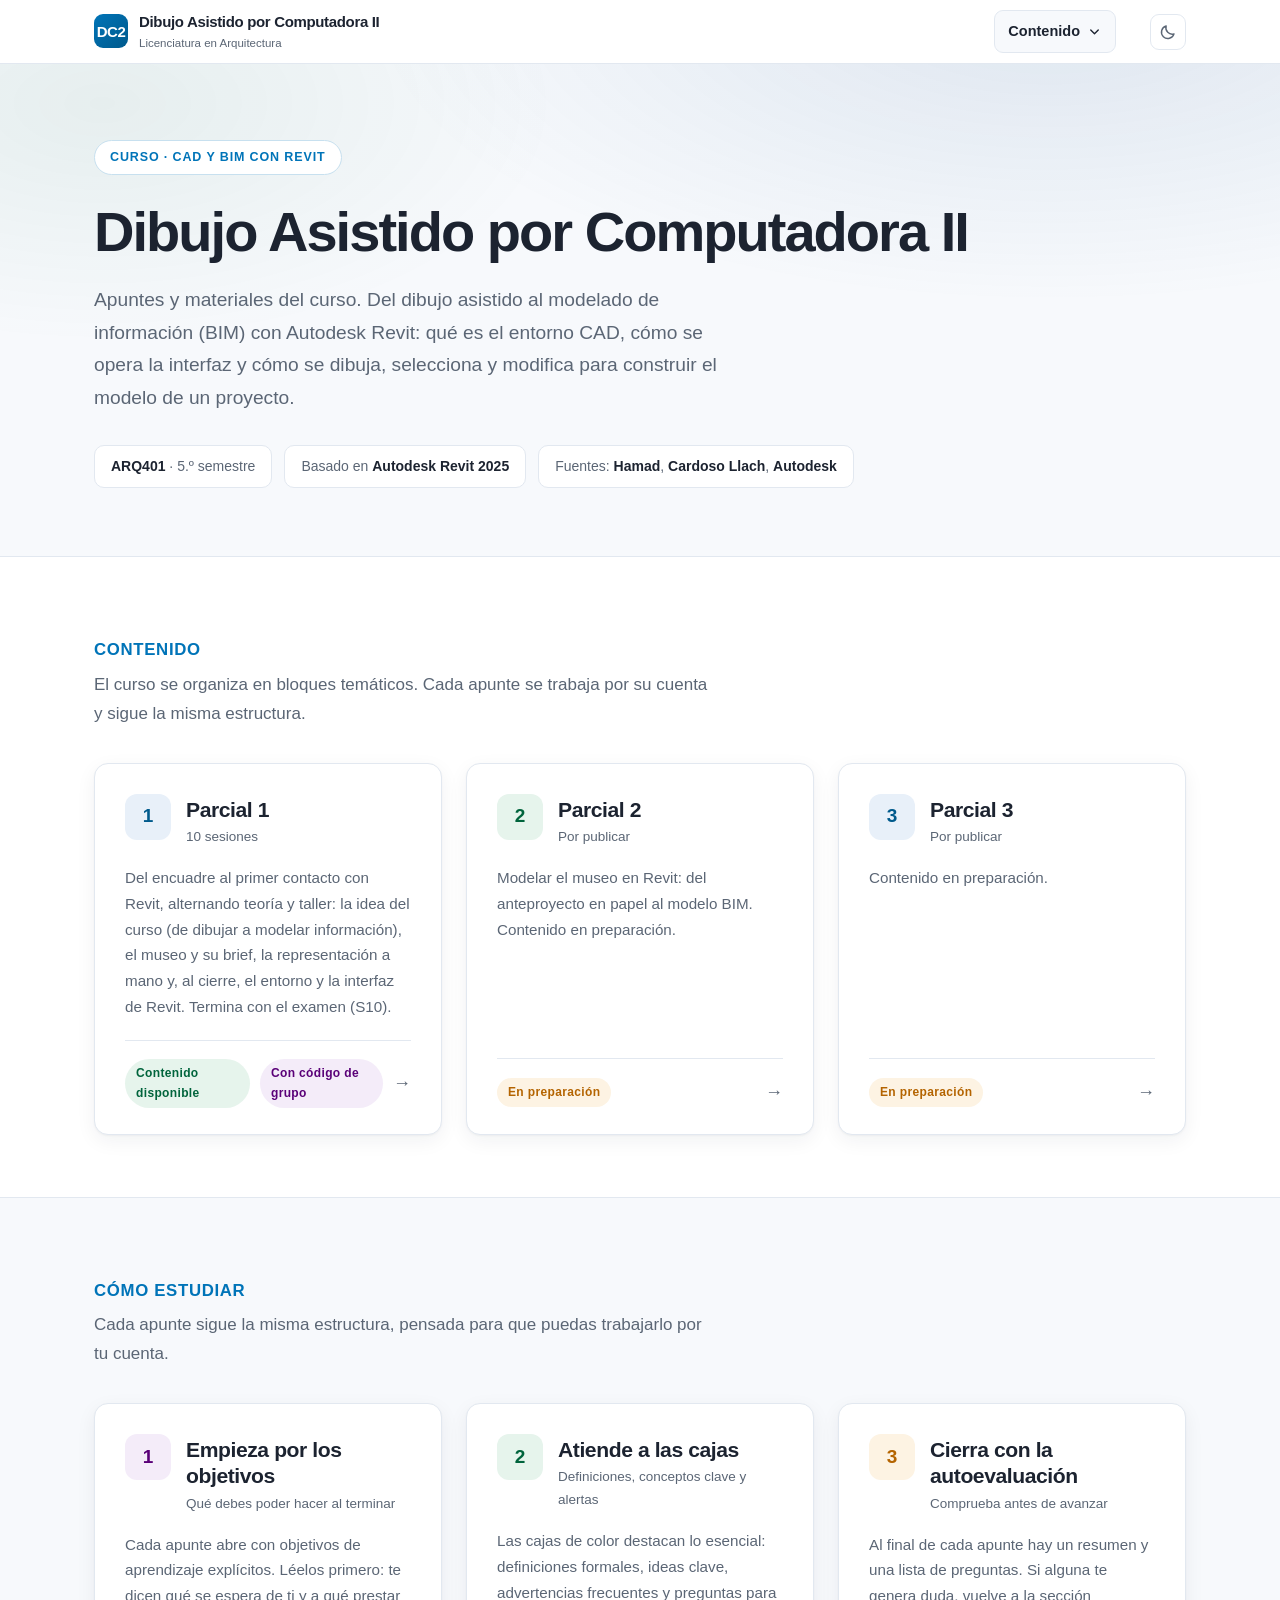
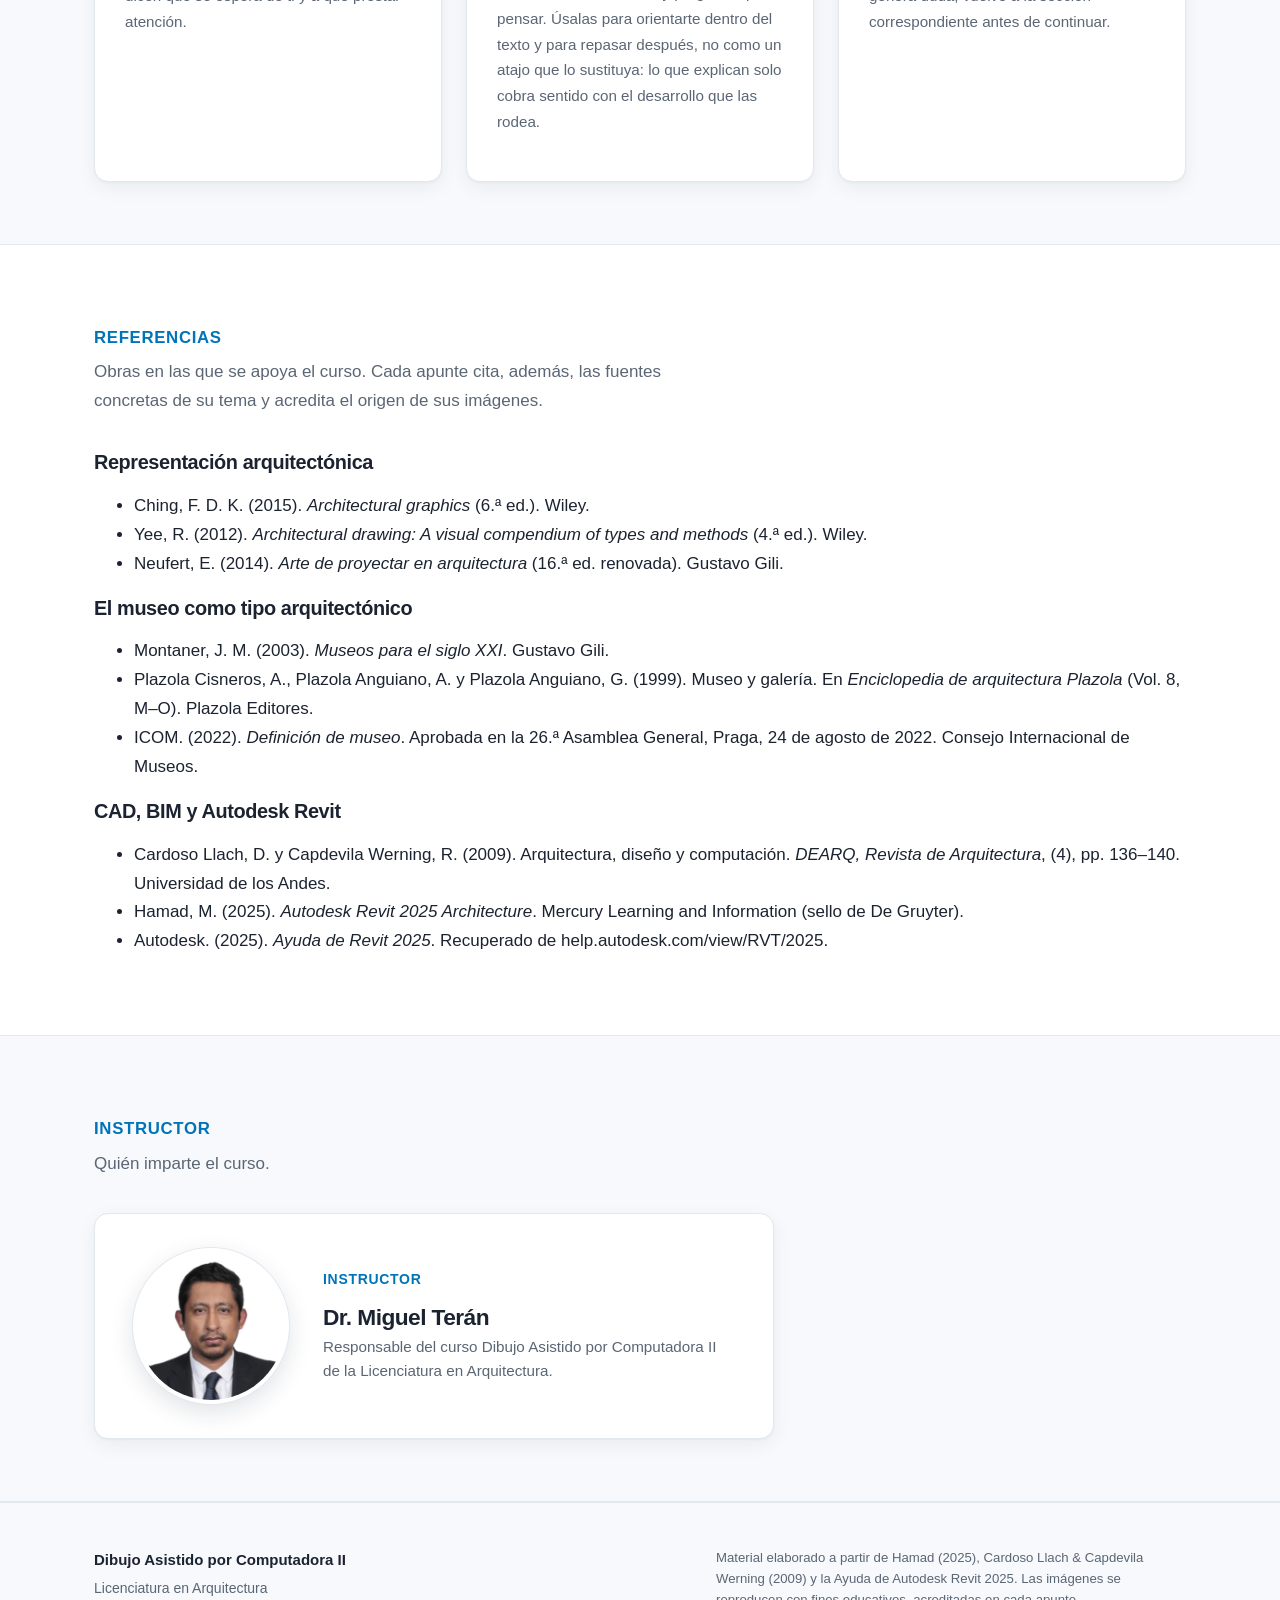
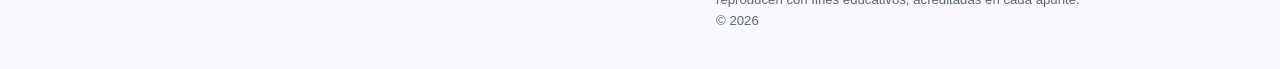
<file: index.html>
<!DOCTYPE html>
<html lang="es">
<head>
<meta charset="UTF-8">
<meta name="viewport" content="width=device-width, initial-scale=1">
<title>Dibujo Asistido por Computadora II · Licenciatura en Arquitectura</title>
<meta name="description" content="Materiales del curso Dibujo Asistido por Computadora II (ARQ401): apuntes y recursos sobre el entorno CAD y el modelado BIM con Autodesk Revit para la Licenciatura en Arquitectura.">
<link rel="stylesheet" href="assets/css/estilos.css">
<script>
  (function () {
    try {
      var t = localStorage.getItem('dacii-tema');
      if (!t) t = window.matchMedia('(prefers-color-scheme: dark)').matches ? 'oscuro' : 'claro';
      if (t === 'oscuro') document.documentElement.setAttribute('data-tema', 'oscuro');
    } catch (e) {}
  })();
</script>
</head>
<body>

<nav class="nav">
  <div class="contenedor nav__inner">
    <a class="nav__marca" href="index.html">
      <span class="nav__logo">DC2</span>
      <span>Dibujo Asistido por Computadora II<small>Licenciatura en Arquitectura</small></span>
    </a>
    <div class="menu" data-menu>
      <noscript><a class="menu__respaldo" href="index.html">Contenido del curso</a></noscript>
    </div>
      <button class="tema-btn" id="tema-btn" type="button"
              aria-label="Cambiar entre modo claro y oscuro" title="Cambiar tema">
        <svg class="luna" viewBox="0 0 24 24" aria-hidden="true"><path d="M20 14.5A8.5 8.5 0 0 1 9.5 4a8.5 8.5 0 1 0 10.5 10.5Z"/></svg>
        <svg class="sol" viewBox="0 0 24 24" aria-hidden="true"><circle cx="12" cy="12" r="4.2"/><path d="M12 2.4v2.2M12 19.4v2.2M2.4 12h2.2M19.4 12h2.2M5.2 5.2l1.6 1.6M17.2 17.2l1.6 1.6M18.8 5.2l-1.6 1.6M6.8 17.2l-1.6 1.6"/></svg>
      </button>
  </div>
</nav>

<header class="hero">
  <div class="contenedor">
    <span class="hero__etiqueta">Curso · CAD y BIM con Revit</span>
    <h1>Dibujo Asistido por Computadora&nbsp;II</h1>
    <p class="hero__sub">
      Apuntes y materiales del curso. Del dibujo asistido al modelado de información
      (BIM) con Autodesk Revit: qué es el entorno CAD, cómo se opera la interfaz y
      cómo se dibuja, selecciona y modifica para construir el modelo de un proyecto.
    </p>
    <div class="hero__datos">
      <span class="dato"><strong>ARQ401</strong> · 5.º semestre</span>
      <span class="dato">Basado en <strong>Autodesk Revit 2025</strong></span>
      <span class="dato">Fuentes: <strong>Hamad</strong>, <strong>Cardoso Llach</strong>, <strong>Autodesk</strong></span>
    </div>
  </div>
</header>

<main>

<section class="seccion" id="bloques">
  <div class="contenedor">
    <p class="seccion__titulo">Contenido</p>
    <p class="seccion__desc">
      El curso se organiza en bloques temáticos. Cada apunte se trabaja por su cuenta y
      sigue la misma estructura.
    </p>

    <!-- Tarjetas estáticas a propósito: el índice debe leerse sin JavaScript.
         menu.js las reescribe con el mismo contenido a partir de curso.js.
         Si cambias un parcial, actualiza AMBOS: este bloque y assets/js/curso.js. -->
    <div class="bloques" data-bloques>
      <a class="bloque bloque--1" href="parcial-1.html">
        <div class="bloque__cab">
          <div class="bloque__num">1</div>
          <div><h3>Parcial 1</h3><p>10 sesiones</p></div>
        </div>
        <p>Del encuadre al primer contacto con Revit, alternando teoría y taller: la idea del curso (de dibujar a modelar información), el museo y su brief, la representación a mano y, al cierre, el entorno y la interfaz de Revit. Termina con el examen (S10).</p>
        <div class="bloque__pie"><span class="chip chip--ok">Contenido disponible</span><span class="flecha">&rarr;</span></div>
      </a>
      <a class="bloque bloque--2" href="parcial-2.html">
        <div class="bloque__cab">
          <div class="bloque__num">2</div>
          <div><h3>Parcial 2</h3><p>Por publicar</p></div>
        </div>
        <p>Modelar el museo en Revit: del anteproyecto en papel al modelo BIM. Contenido en preparación.</p>
        <div class="bloque__pie"><span class="chip chip--wip">En preparación</span><span class="flecha">&rarr;</span></div>
      </a>
      <a class="bloque bloque--1" href="parcial-3.html">
        <div class="bloque__cab">
          <div class="bloque__num">3</div>
          <div><h3>Parcial 3</h3><p>Por publicar</p></div>
        </div>
        <p>Contenido en preparación.</p>
        <div class="bloque__pie"><span class="chip chip--wip">En preparación</span><span class="flecha">&rarr;</span></div>
      </a>
    </div>
  </div>
</section>

<section class="seccion seccion--alt">
  <div class="contenedor">
    <p class="seccion__titulo">Cómo estudiar</p>
    <p class="seccion__desc">
      Cada apunte sigue la misma estructura, pensada para que puedas trabajarlo por tu cuenta.
    </p>

    <div class="bloques">
      <article class="bloque">
        <div class="bloque__cab">
          <div class="bloque__num" style="background:var(--morado-claro);color:var(--morado)">1</div>
          <div><h3>Empieza por los objetivos</h3><p>Qué debes poder hacer al terminar</p></div>
        </div>
        <p>Cada apunte abre con objetivos de aprendizaje explícitos. Léelos primero: te dicen qué se espera de ti y a qué prestar atención.</p>
      </article>

      <article class="bloque">
        <div class="bloque__cab">
          <div class="bloque__num" style="background:var(--verde-claro);color:var(--verde)">2</div>
          <div><h3>Atiende a las cajas</h3><p>Definiciones, conceptos clave y alertas</p></div>
        </div>
        <p>Las cajas de color destacan lo esencial: definiciones formales, ideas clave, advertencias frecuentes y preguntas para pensar. Úsalas para orientarte dentro del texto y para repasar después, no como un atajo que lo sustituya: lo que explican solo cobra sentido con el desarrollo que las rodea.</p>
      </article>

      <article class="bloque">
        <div class="bloque__cab">
          <div class="bloque__num" style="background:var(--naranja-claro);color:var(--naranja)">3</div>
          <div><h3>Cierra con la autoevaluación</h3><p>Comprueba antes de avanzar</p></div>
        </div>
        <p>Al final de cada apunte hay un resumen y una lista de preguntas. Si alguna te genera duda, vuelve a la sección correspondiente antes de continuar.</p>
      </article>
    </div>
  </div>
</section>

<section class="seccion" id="referencias">
  <div class="contenedor">
    <p class="seccion__titulo">Referencias</p>
    <p class="seccion__desc">
      Obras en las que se apoya el curso. Cada apunte cita, además, las fuentes concretas
      de su tema y acredita el origen de sus imágenes.
    </p>

    <h3>Representación arquitectónica</h3>
    <ul>
      <li>Ching, F. D. K. (2015). <em>Architectural graphics</em> (6.ª ed.). Wiley.</li>
      <li>Yee, R. (2012). <em>Architectural drawing: A visual compendium of types and methods</em> (4.ª ed.). Wiley.</li>
      <li>Neufert, E. (2014). <em>Arte de proyectar en arquitectura</em> (16.ª ed. renovada). Gustavo Gili.</li>
    </ul>

    <h3>El museo como tipo arquitectónico</h3>
    <ul>
      <li>Montaner, J. M. (2003). <em>Museos para el siglo XXI</em>. Gustavo Gili.</li>
      <li>Plazola Cisneros, A., Plazola Anguiano, A. y Plazola Anguiano, G. (1999). Museo y galería. En <em>Enciclopedia de arquitectura Plazola</em> (Vol. 8, M–O). Plazola Editores.</li>
      <li>ICOM. (2022). <em>Definición de museo</em>. Aprobada en la 26.ª Asamblea General, Praga, 24 de agosto de 2022. Consejo Internacional de Museos.</li>
    </ul>

    <h3>CAD, BIM y Autodesk Revit</h3>
    <ul>
      <li>Cardoso Llach, D. y Capdevila Werning, R. (2009). Arquitectura, diseño y computación. <em>DEARQ, Revista de Arquitectura</em>, (4), pp. 136–140. Universidad de los Andes.</li>
      <li>Hamad, M. (2025). <em>Autodesk Revit 2025 Architecture</em>. Mercury Learning and Information (sello de De Gruyter).</li>
      <li>Autodesk. (2025). <em>Ayuda de Revit 2025</em>. Recuperado de help.autodesk.com/view/RVT/2025.</li>
    </ul>
  </div>
</section>

<section class="seccion seccion--alt" id="instructor">
  <div class="contenedor">
    <p class="seccion__titulo">Instructor</p>
    <p class="seccion__desc">Quién imparte el curso.</p>

    <div class="instructor">
      <img class="instructor__foto" src="assets/img/instructor.jpg"
           alt="Retrato del Dr. Miguel Terán, instructor del curso">
      <div>
        <p class="instructor__rol">Instructor</p>
        <h3 class="instructor__nombre">Dr. Miguel Terán</h3>
        <p class="instructor__nota">
          Responsable del curso Dibujo Asistido por Computadora II de la Licenciatura en Arquitectura.
        </p>
      </div>
    </div>
  </div>
</section>

</main>

<footer class="pie">
  <div class="contenedor pie__inner">
    <div>
      <strong>Dibujo Asistido por Computadora II</strong>
      Licenciatura en Arquitectura
    </div>
    <div class="pie__nota">
      Material elaborado a partir de Hamad (2025), Cardoso Llach &amp; Capdevila Werning (2009)
      y la Ayuda de Autodesk Revit 2025. Las imágenes se reproducen con fines
      educativos, acreditadas en cada apunte.
      <br>&copy; <span data-anio>2026</span>
    </div>
  </div>
</footer>

<script src="assets/js/main.js"></script>
<script src="assets/js/curso.js"></script>
<script src="assets/js/menu.js"></script>
</body>
</html>
</file>
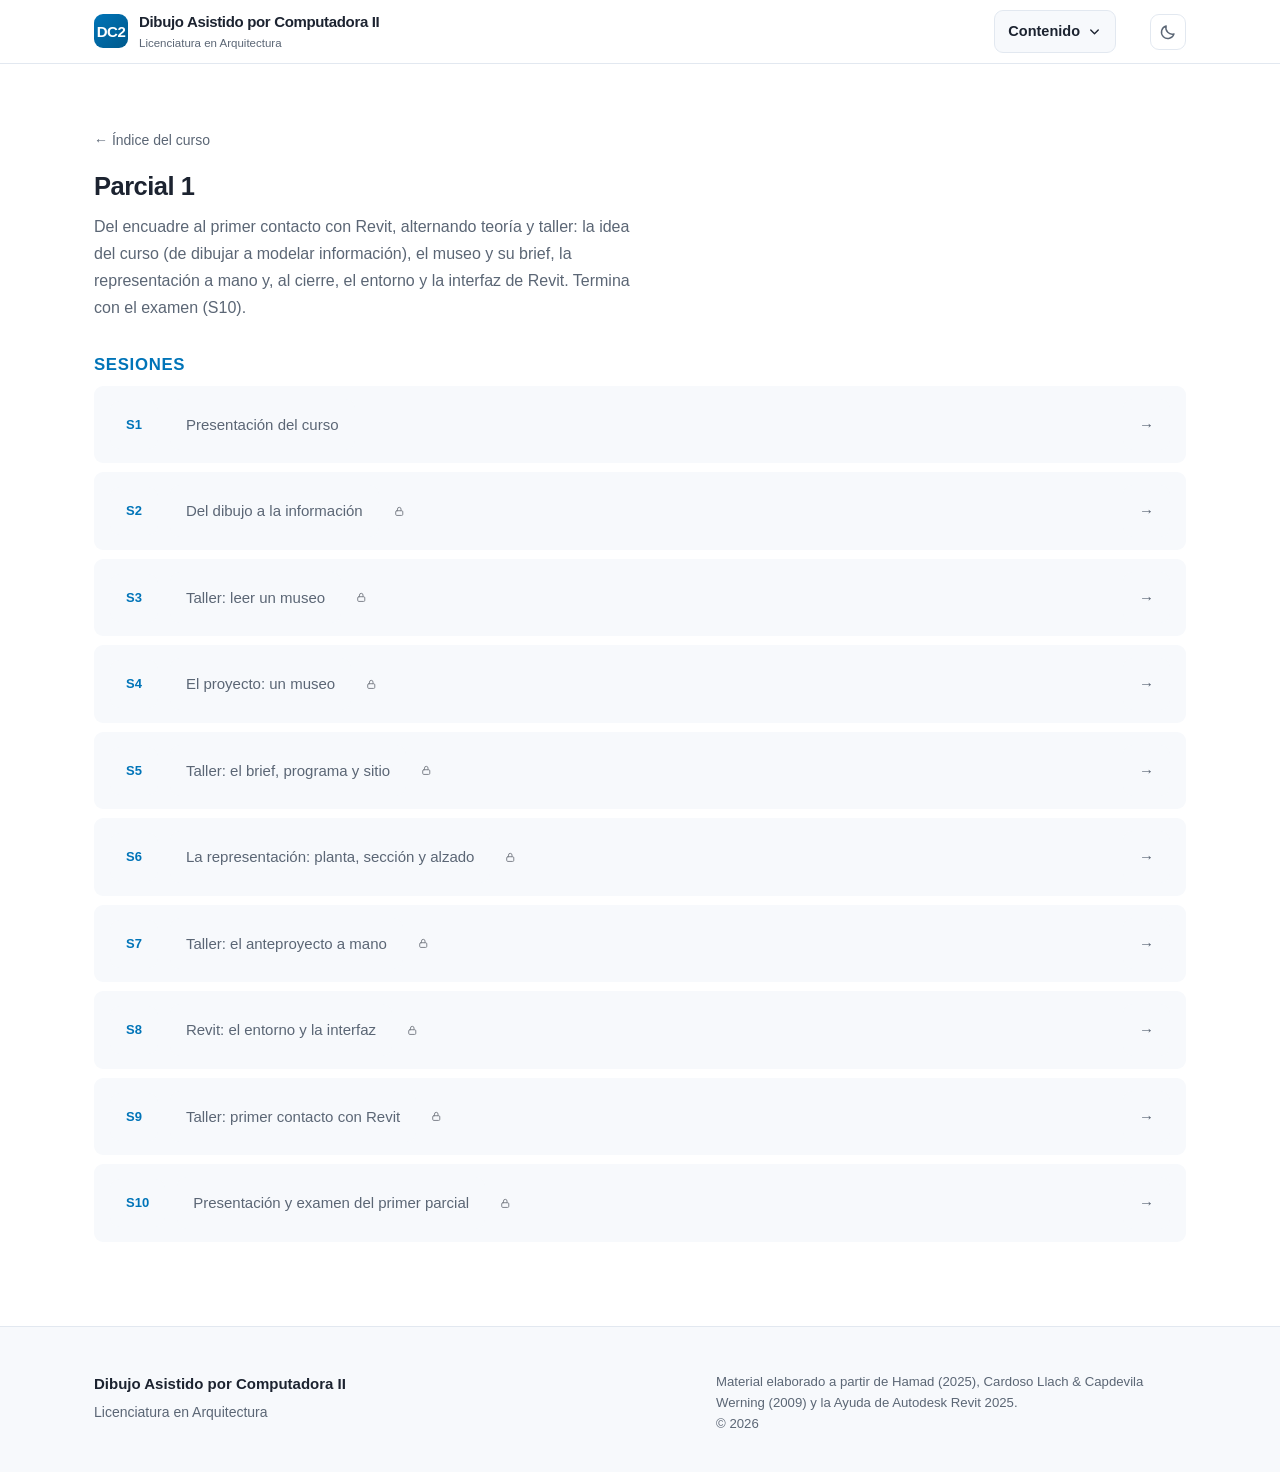
<file: parcial-1.html>
<!DOCTYPE html>
<html lang="es">
<head>
<meta charset="UTF-8">
<meta name="viewport" content="width=device-width, initial-scale=1">
<title>Parcial 1 · Dibujo Asistido por Computadora II</title>
<meta name="description" content="Sesiones del Parcial 1 del curso Dibujo Asistido por Computadora II.">
<link rel="stylesheet" href="assets/css/estilos.css">
<script>
  (function () {
    try {
      var t = localStorage.getItem('dacii-tema');
      if (!t) t = window.matchMedia('(prefers-color-scheme: dark)').matches ? 'oscuro' : 'claro';
      if (t === 'oscuro') document.documentElement.setAttribute('data-tema', 'oscuro');
    } catch (e) {}
  })();
</script>
</head>
<body>

<nav class="nav">
  <div class="contenedor nav__inner">
    <a class="nav__marca" href="index.html">
      <span class="nav__logo">DC2</span>
      <span>Dibujo Asistido por Computadora II<small>Licenciatura en Arquitectura</small></span>
    </a>
    <div class="menu" data-menu>
      <noscript><a class="menu__respaldo" href="index.html">Contenido del curso</a></noscript>
    </div>
      <button class="tema-btn" id="tema-btn" type="button"
              aria-label="Cambiar entre modo claro y oscuro" title="Cambiar tema">
        <svg class="luna" viewBox="0 0 24 24" aria-hidden="true"><path d="M20 14.5A8.5 8.5 0 0 1 9.5 4a8.5 8.5 0 1 0 10.5 10.5Z"/></svg>
        <svg class="sol" viewBox="0 0 24 24" aria-hidden="true"><circle cx="12" cy="12" r="4.2"/><path d="M12 2.4v2.2M12 19.4v2.2M2.4 12h2.2M19.4 12h2.2M5.2 5.2l1.6 1.6M17.2 17.2l1.6 1.6M18.8 5.2l-1.6 1.6M6.8 17.2l-1.6 1.6"/></svg>
      </button>
  </div>
</nav>

<main>
<section class="seccion">
  <div class="contenedor parcial-cab">
    <a class="volver" href="index.html">&larr; Índice del curso</a>
    <h1>Parcial 1</h1>
    <p class="parcial-desc" data-parcial-desc>Del encuadre al primer contacto con Revit, alternando teoría y taller: la idea del curso (de dibujar a modelar información), el museo y su brief, la representación a mano y, al cierre, el entorno y la interfaz de Revit. Termina con el examen (S10).</p>
    <p class="seccion__titulo parcial-sesiones-tit">Sesiones</p>
    <!-- La lista siguiente es estática a propósito: el sitio debe poder leerse sin
         JavaScript. curso.js/menu.js la reescriben con el mismo contenido cuando el
         script está disponible. Si añades o renombras una sesión, actualiza AMBOS:
         este bloque y el arreglo "subtemas" del Parcial 1 en assets/js/curso.js. -->
    <ul class="subtemas" data-parcial="1">
      <li><a href="temas/sesion-1.html"><span class="clave">S1</span><span>Presentación del curso</span><span class="flecha">&rarr;</span></a></li>
      <li><a href="temas/sesion-2.html"><span class="clave">S2</span><span>Del dibujo a la información</span><span class="flecha">&rarr;</span></a></li>
      <li><a href="temas/sesion-3.html"><span class="clave">S3</span><span>Taller: leer un museo</span><span class="flecha">&rarr;</span></a></li>
      <li><a href="temas/sesion-4.html"><span class="clave">S4</span><span>El proyecto: un museo</span><span class="flecha">&rarr;</span></a></li>
      <li><a href="temas/sesion-5.html"><span class="clave">S5</span><span>Taller: el brief, programa y sitio</span><span class="flecha">&rarr;</span></a></li>
      <li><a href="temas/sesion-6.html"><span class="clave">S6</span><span>La representación: planta, sección y alzado</span><span class="flecha">&rarr;</span></a></li>
      <li><a href="temas/sesion-7.html"><span class="clave">S7</span><span>Taller: el anteproyecto a mano</span><span class="flecha">&rarr;</span></a></li>
      <li><a href="temas/sesion-8.html"><span class="clave">S8</span><span>Revit: el entorno y la interfaz</span><span class="flecha">&rarr;</span></a></li>
      <li><a href="temas/sesion-9.html"><span class="clave">S9</span><span>Taller: primer contacto con Revit</span><span class="flecha">&rarr;</span></a></li>
      <li><a href="temas/sesion-10.html"><span class="clave">S10</span><span>Presentación y examen del primer parcial</span><span class="flecha">&rarr;</span></a></li>
    </ul>
  </div>
</section>
</main>

<footer class="pie">
  <div class="contenedor pie__inner">
    <div>
      <strong>Dibujo Asistido por Computadora II</strong>
      Licenciatura en Arquitectura
    </div>
    <div class="pie__nota">
      Material elaborado a partir de Hamad (2025), Cardoso Llach &amp; Capdevila Werning (2009)
      y la Ayuda de Autodesk Revit 2025.
      <br>&copy; <span data-anio>2026</span>
    </div>
  </div>
</footer>

<script src="assets/js/main.js"></script>
<script src="assets/js/curso.js"></script>
<script src="assets/js/menu.js"></script>
</body>
</html>
</file>
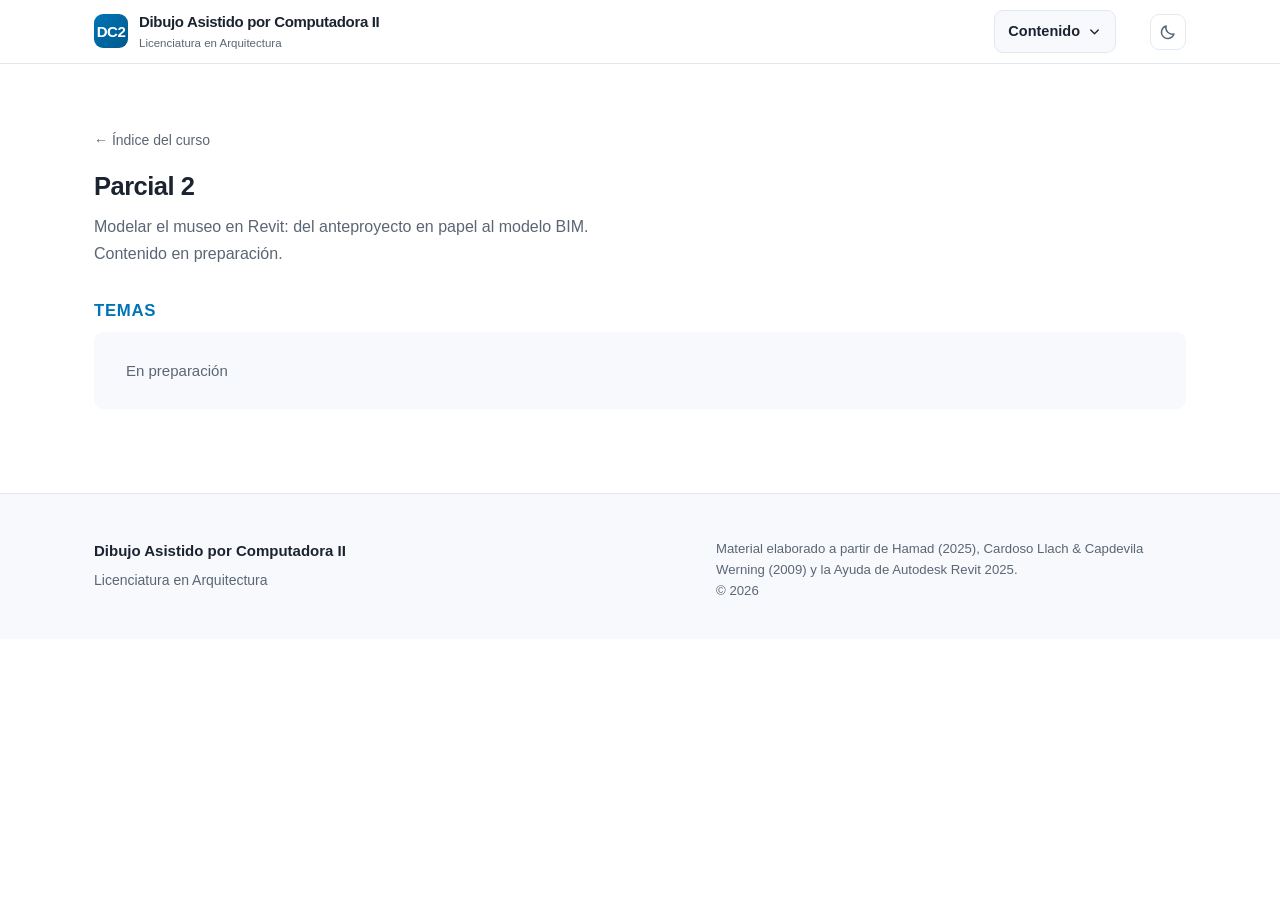
<file: parcial-2.html>
<!DOCTYPE html>
<html lang="es">
<head>
<meta charset="UTF-8">
<meta name="viewport" content="width=device-width, initial-scale=1">
<title>Parcial 2 · Dibujo Asistido por Computadora II</title>
<meta name="description" content="Sesiones del Parcial 2 del curso Dibujo Asistido por Computadora II.">
<link rel="stylesheet" href="assets/css/estilos.css">
<script>
  (function () {
    try {
      var t = localStorage.getItem('dacii-tema');
      if (!t) t = window.matchMedia('(prefers-color-scheme: dark)').matches ? 'oscuro' : 'claro';
      if (t === 'oscuro') document.documentElement.setAttribute('data-tema', 'oscuro');
    } catch (e) {}
  })();
</script>
</head>
<body>

<nav class="nav">
  <div class="contenedor nav__inner">
    <a class="nav__marca" href="index.html">
      <span class="nav__logo">DC2</span>
      <span>Dibujo Asistido por Computadora II<small>Licenciatura en Arquitectura</small></span>
    </a>
    <div class="menu" data-menu>
      <noscript><a class="menu__respaldo" href="index.html">Contenido del curso</a></noscript>
    </div>
      <button class="tema-btn" id="tema-btn" type="button"
              aria-label="Cambiar entre modo claro y oscuro" title="Cambiar tema">
        <svg class="luna" viewBox="0 0 24 24" aria-hidden="true"><path d="M20 14.5A8.5 8.5 0 0 1 9.5 4a8.5 8.5 0 1 0 10.5 10.5Z"/></svg>
        <svg class="sol" viewBox="0 0 24 24" aria-hidden="true"><circle cx="12" cy="12" r="4.2"/><path d="M12 2.4v2.2M12 19.4v2.2M2.4 12h2.2M19.4 12h2.2M5.2 5.2l1.6 1.6M17.2 17.2l1.6 1.6M18.8 5.2l-1.6 1.6M6.8 17.2l-1.6 1.6"/></svg>
      </button>
  </div>
</nav>

<main>
<section class="seccion">
  <div class="contenedor parcial-cab">
    <a class="volver" href="index.html">&larr; Índice del curso</a>
    <h1>Parcial 2</h1>
    <p class="parcial-desc" data-parcial-desc>Sesiones del segundo parcial.</p>
    <p class="seccion__titulo parcial-sesiones-tit">Temas</p>
    <ul class="subtemas" data-parcial="2">
      <noscript>Activa JavaScript para ver los temas de este parcial.</noscript>
    </ul>
  </div>
</section>
</main>

<footer class="pie">
  <div class="contenedor pie__inner">
    <div>
      <strong>Dibujo Asistido por Computadora II</strong>
      Licenciatura en Arquitectura
    </div>
    <div class="pie__nota">
      Material elaborado a partir de Hamad (2025), Cardoso Llach &amp; Capdevila Werning (2009)
      y la Ayuda de Autodesk Revit 2025.
      <br>&copy; <span data-anio>2026</span>
    </div>
  </div>
</footer>

<script src="assets/js/main.js"></script>
<script src="assets/js/curso.js"></script>
<script src="assets/js/menu.js"></script>
</body>
</html>
</file>
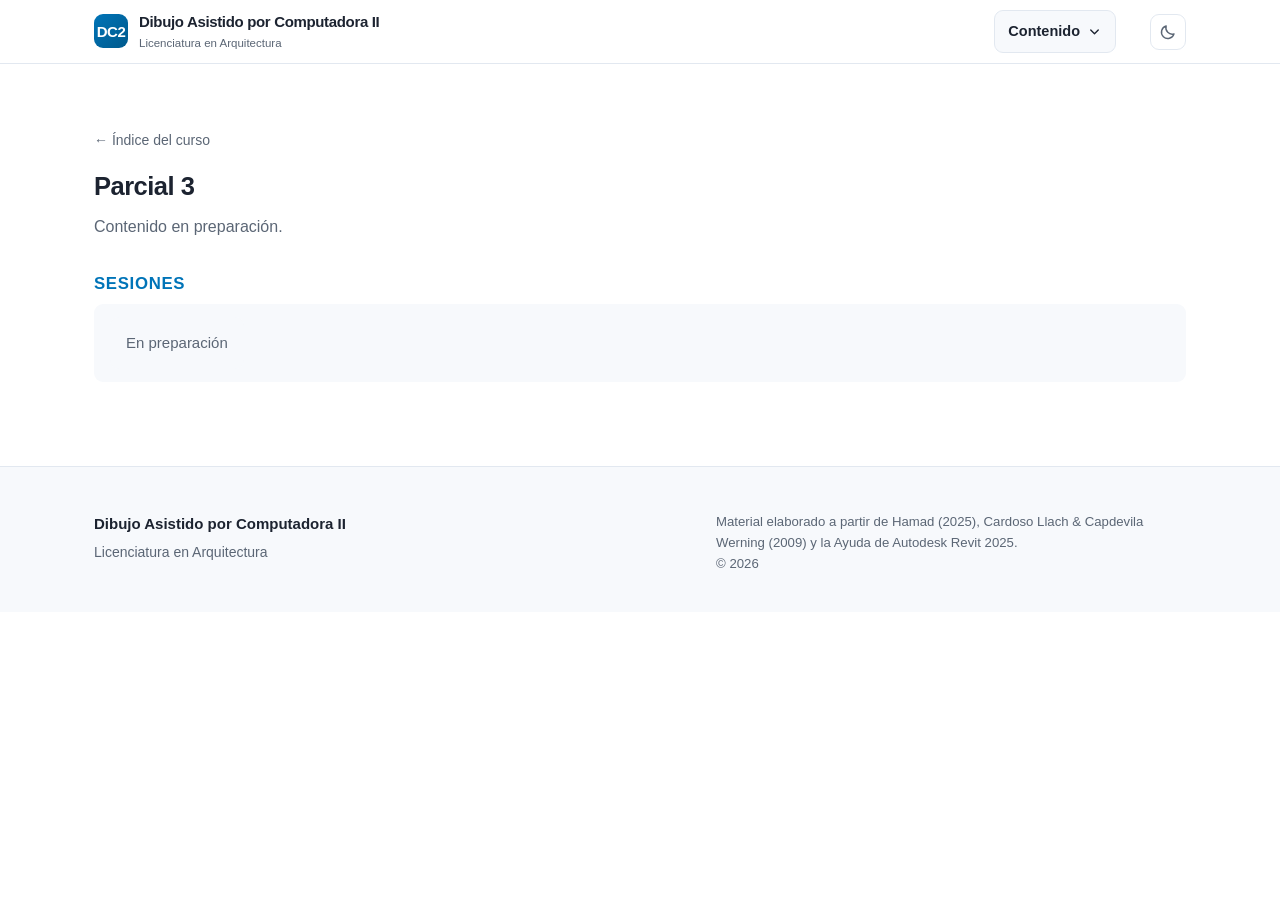
<file: parcial-3.html>
<!DOCTYPE html>
<html lang="es">
<head>
<meta charset="UTF-8">
<meta name="viewport" content="width=device-width, initial-scale=1">
<title>Parcial 3 · Dibujo Asistido por Computadora II</title>
<meta name="description" content="Sesiones del Parcial 3 del curso Dibujo Asistido por Computadora II.">
<link rel="stylesheet" href="assets/css/estilos.css">
<script>
  (function () {
    try {
      var t = localStorage.getItem('dacii-tema');
      if (!t) t = window.matchMedia('(prefers-color-scheme: dark)').matches ? 'oscuro' : 'claro';
      if (t === 'oscuro') document.documentElement.setAttribute('data-tema', 'oscuro');
    } catch (e) {}
  })();
</script>
</head>
<body>

<nav class="nav">
  <div class="contenedor nav__inner">
    <a class="nav__marca" href="index.html">
      <span class="nav__logo">DC2</span>
      <span>Dibujo Asistido por Computadora II<small>Licenciatura en Arquitectura</small></span>
    </a>
    <div class="menu" data-menu>
      <noscript><a class="menu__respaldo" href="index.html">Contenido del curso</a></noscript>
    </div>
      <button class="tema-btn" id="tema-btn" type="button"
              aria-label="Cambiar entre modo claro y oscuro" title="Cambiar tema">
        <svg class="luna" viewBox="0 0 24 24" aria-hidden="true"><path d="M20 14.5A8.5 8.5 0 0 1 9.5 4a8.5 8.5 0 1 0 10.5 10.5Z"/></svg>
        <svg class="sol" viewBox="0 0 24 24" aria-hidden="true"><circle cx="12" cy="12" r="4.2"/><path d="M12 2.4v2.2M12 19.4v2.2M2.4 12h2.2M19.4 12h2.2M5.2 5.2l1.6 1.6M17.2 17.2l1.6 1.6M18.8 5.2l-1.6 1.6M6.8 17.2l-1.6 1.6"/></svg>
      </button>
  </div>
</nav>

<main>
<section class="seccion">
  <div class="contenedor parcial-cab">
    <a class="volver" href="index.html">&larr; Índice del curso</a>
    <h1>Parcial 3</h1>
    <p class="parcial-desc" data-parcial-desc>Sesiones del tercer parcial.</p>
    <p class="seccion__titulo parcial-sesiones-tit">Sesiones</p>
    <ul class="subtemas" data-parcial="3">
      <noscript>Activa JavaScript para ver las sesiones de este parcial.</noscript>
    </ul>
  </div>
</section>
</main>

<footer class="pie">
  <div class="contenedor pie__inner">
    <div>
      <strong>Dibujo Asistido por Computadora II</strong>
      Licenciatura en Arquitectura
    </div>
    <div class="pie__nota">
      Material elaborado a partir de Hamad (2025), Cardoso Llach &amp; Capdevila Werning (2009)
      y la Ayuda de Autodesk Revit 2025.
      <br>&copy; <span data-anio>2026</span>
    </div>
  </div>
</footer>

<script src="assets/js/main.js"></script>
<script src="assets/js/curso.js"></script>
<script src="assets/js/menu.js"></script>
</body>
</html>
</file>
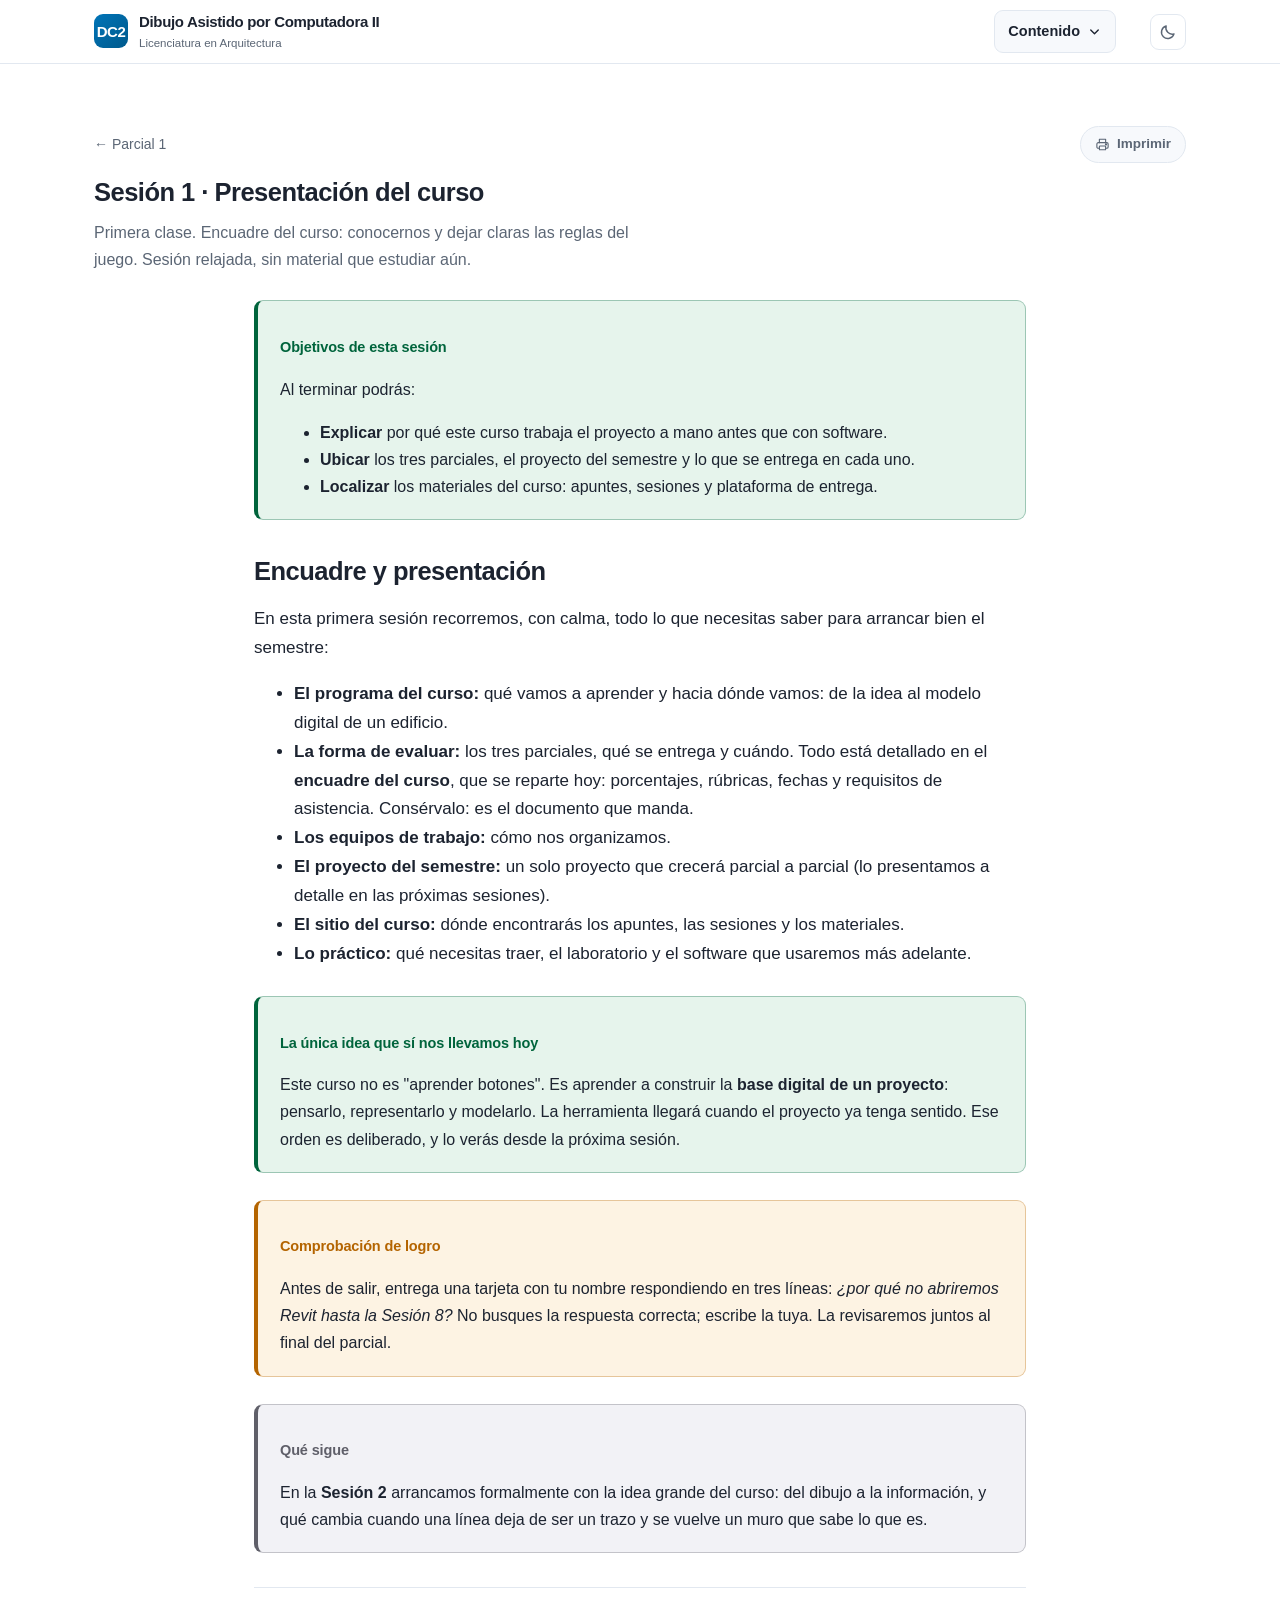
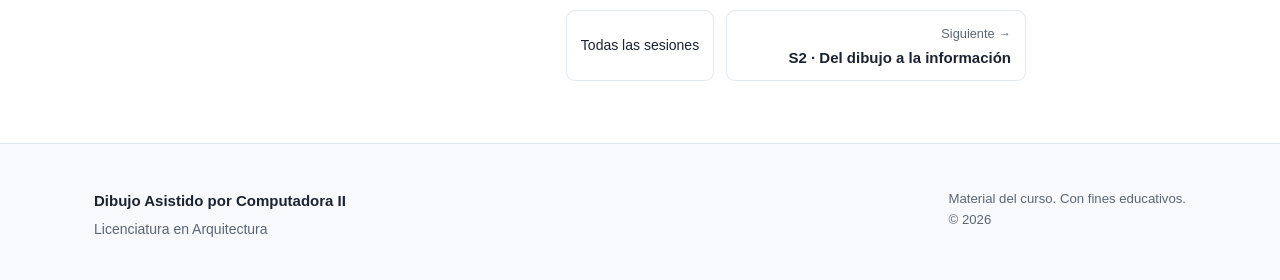
<file: temas/sesion-1.html>
<!DOCTYPE html>
<html lang="es">
<head>
<meta charset="UTF-8">
<meta name="viewport" content="width=device-width, initial-scale=1">
<title>Sesión 1 · Presentación del curso | Dibujo Asistido por Computadora II</title>
<meta name="description" content="Sesión 1 del Parcial 1: encuadre y presentación del curso Dibujo Asistido por Computadora II.">
<link rel="stylesheet" href="../assets/css/estilos.css">
<script>
  (function () {
    try {
      var t = localStorage.getItem('dacii-tema');
      if (!t) t = window.matchMedia('(prefers-color-scheme: dark)').matches ? 'oscuro' : 'claro';
      if (t === 'oscuro') document.documentElement.setAttribute('data-tema', 'oscuro');
    } catch (e) {}
  })();
</script>
</head>
<body>

<nav class="nav">
  <div class="contenedor nav__inner">
    <a class="nav__marca" href="../index.html">
      <span class="nav__logo">DC2</span>
      <span>Dibujo Asistido por Computadora II<small>Licenciatura en Arquitectura</small></span>
    </a>
    <div class="menu" data-menu>
      <noscript><a class="menu__respaldo" href="../index.html">Contenido del curso</a></noscript>
    </div>
      <button class="tema-btn" id="tema-btn" type="button"
              aria-label="Cambiar entre modo claro y oscuro" title="Cambiar tema">
        <svg class="luna" viewBox="0 0 24 24" aria-hidden="true"><path d="M20 14.5A8.5 8.5 0 0 1 9.5 4a8.5 8.5 0 1 0 10.5 10.5Z"/></svg>
        <svg class="sol" viewBox="0 0 24 24" aria-hidden="true"><circle cx="12" cy="12" r="4.2"/><path d="M12 2.4v2.2M12 19.4v2.2M2.4 12h2.2M19.4 12h2.2M5.2 5.2l1.6 1.6M17.2 17.2l1.6 1.6M18.8 5.2l-1.6 1.6M6.8 17.2l-1.6 1.6"/></svg>
      </button>
  </div>
</nav>

<main>
<section class="seccion">
  <div class="contenedor parcial-cab">
    <div class="cab-acciones">
      <a class="volver" href="../parcial-1.html">&larr; Parcial 1</a>
      <button class="imprimir-btn" type="button" data-imprimir hidden
              title="Imprimir esta sesión o guardarla en PDF"
              aria-label="Imprimir esta sesión o guardarla en PDF">
        <svg viewBox="0 0 24 24" aria-hidden="true">
          <path d="M7 9V3.6h10V9"/>
          <path d="M7 18H5.2A2.2 2.2 0 0 1 3 15.8v-4.6A2.2 2.2 0 0 1 5.2 9h13.6A2.2 2.2 0 0 1 21 11.2v4.6a2.2 2.2 0 0 1-2.2 2.2H17"/>
          <rect x="7" y="14.4" width="10" height="6" rx="1"/>
          <circle cx="17.6" cy="11.9" r=".9"/>
        </svg>
        <span>Imprimir</span>
      </button>
    </div>
    <h1>Sesión 1 · Presentación del curso</h1>
    <p class="parcial-desc">Primera clase. Encuadre del curso: conocernos y dejar claras las reglas del juego. Sesión relajada, sin material que estudiar aún.</p>
  </div>

  <div class="contenedor sesion-cuerpo">

    <div class="caja caja--concepto">
      <p class="caja__titulo">Objetivos de esta sesión</p>
      <p>Al terminar podrás:</p>
      <ul>
        <li><strong>Explicar</strong> por qué este curso trabaja el proyecto a mano antes que con software.</li>
        <li><strong>Ubicar</strong> los tres parciales, el proyecto del semestre y lo que se entrega en cada uno.</li>
        <li><strong>Localizar</strong> los materiales del curso: apuntes, sesiones y plataforma de entrega.</li>
      </ul>
    </div>

    <h2>Encuadre y presentación</h2>
    <p>
      En esta primera sesión recorremos, con calma, todo lo que necesitas saber para arrancar bien el
      semestre:
    </p>
    <ul>
      <li><strong>El programa del curso:</strong> qué vamos a aprender y hacia dónde vamos: de la idea al modelo digital de un edificio.</li>
      <li><strong>La forma de evaluar:</strong> los tres parciales, qué se entrega y cuándo. Todo está detallado en el <strong>encuadre del curso</strong>, que se reparte hoy: porcentajes, rúbricas, fechas y requisitos de asistencia. Consérvalo: es el documento que manda.</li>
      <li><strong>Los equipos de trabajo:</strong> cómo nos organizamos.</li>
      <li><strong>El proyecto del semestre:</strong> un solo proyecto que crecerá parcial a parcial (lo presentamos a detalle en las próximas sesiones).</li>
      <li><strong>El sitio del curso:</strong> dónde encontrarás los apuntes, las sesiones y los materiales.</li>
      <li><strong>Lo práctico:</strong> qué necesitas traer, el laboratorio y el software que usaremos más adelante.</li>
    </ul>

    <div class="caja caja--concepto">
      <p class="caja__titulo">La única idea que sí nos llevamos hoy</p>
      <p>
        Este curso no es "aprender botones". Es aprender a construir la <strong>base digital de un
        proyecto</strong>: pensarlo, representarlo y modelarlo. La herramienta llegará cuando el proyecto
        ya tenga sentido. Ese orden es deliberado, y lo verás desde la próxima sesión.
      </p>
    </div>

    <div class="caja caja--practica">
      <p class="caja__titulo">Comprobación de logro</p>
      <p>
        Antes de salir, entrega una tarjeta con tu nombre respondiendo en tres líneas:
        <em>¿por qué no abriremos Revit hasta la Sesión 8?</em> No busques la respuesta correcta;
        escribe la tuya. La revisaremos juntos al final del parcial.
      </p>
    </div>

    <div class="caja caja--recordatorio">
      <p class="caja__titulo">Qué sigue</p>
      <p>
        En la <strong>Sesión 2</strong> arrancamos formalmente con la idea grande del curso: del dibujo a
        la información, y qué cambia cuando una línea deja de ser un trazo y se vuelve un muro que sabe lo
        que es.
      </p>
    </div>

    <nav class="nav-sesiones" aria-label="Navegación entre sesiones">
      <span class="nav-sesiones__hueco"></span>
      <a class="nav-sesiones__ind" href="../parcial-1.html">Todas las sesiones</a>
      <a class="nav-sesiones__sig" href="sesion-2.html">
        <span class="nav-sesiones__rotulo">Siguiente &rarr;</span>
        <span class="nav-sesiones__titulo">S2 · Del dibujo a la información</span>
      </a>
    </nav>

  </div>
</section>
</main>

<footer class="pie">
  <div class="contenedor pie__inner">
    <div>
      <strong>Dibujo Asistido por Computadora II</strong>
      Licenciatura en Arquitectura
    </div>
    <div class="pie__nota">
      Material del curso. Con fines educativos.
      <br>&copy; <span data-anio>2026</span>
    </div>
  </div>
</footer>

<script src="../assets/js/main.js"></script>
<script src="../assets/js/curso.js"></script>
<script src="../assets/js/menu.js"></script>
</body>
</html>
</file>
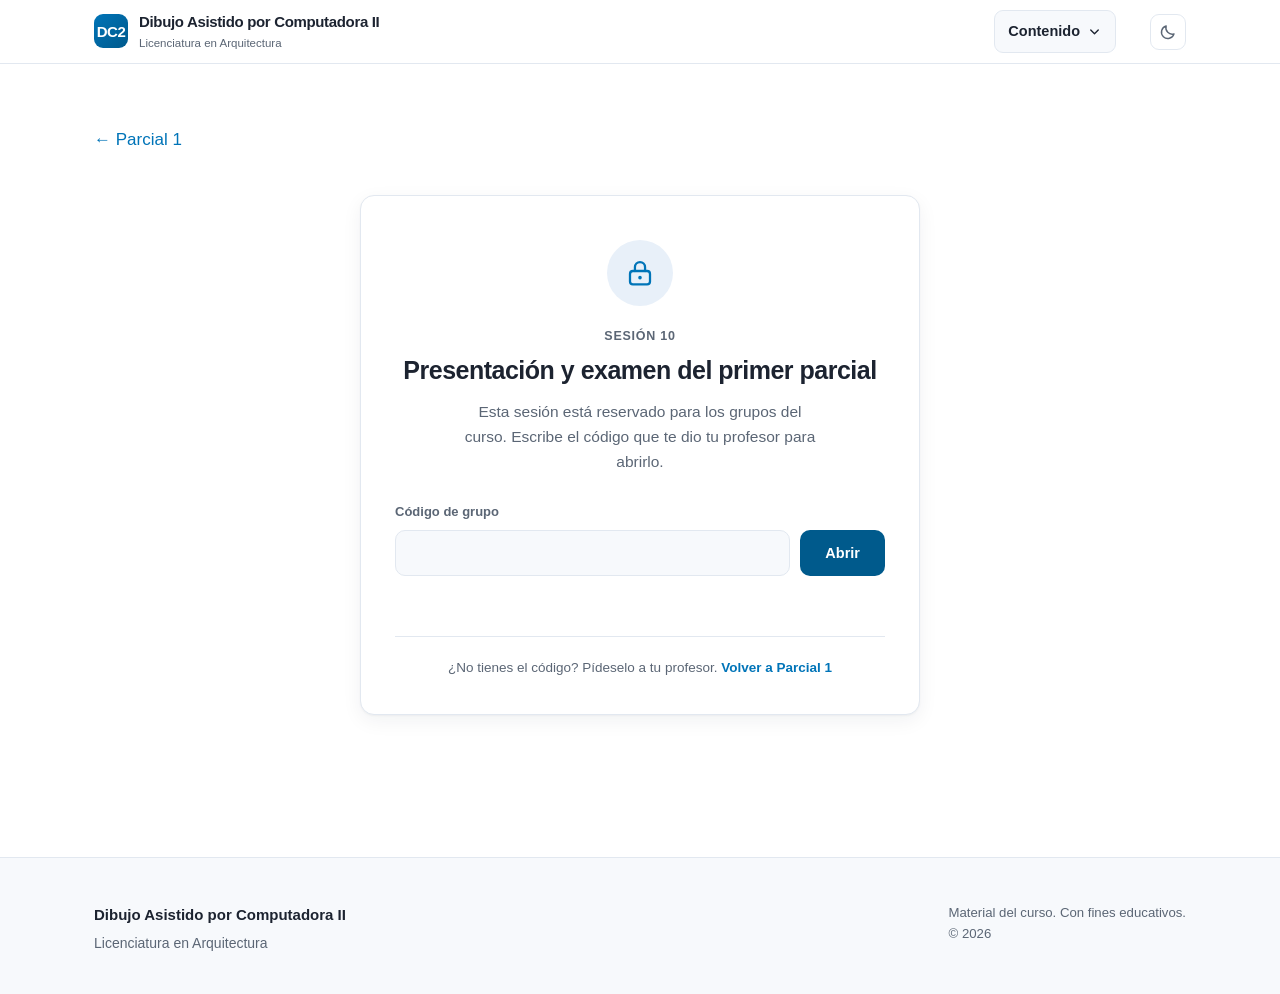
<file: temas/sesion-10.html>
<!DOCTYPE html>
<html lang="es">
<head>
<meta charset="UTF-8">
<meta name="viewport" content="width=device-width, initial-scale=1">
<title>Sesión 10 · Presentación y examen del primer parcial | Dibujo Asistido por Computadora II</title>
<meta name="description" content="Sesión del curso Dibujo Asistido por Computadora II. Requiere el código de grupo.">
<meta name="robots" content="noindex, nofollow">
<link rel="stylesheet" href="../assets/css/estilos.css">
<script>
  (function () {
    try {
      var t = localStorage.getItem('dacii-tema');
      if (!t) t = window.matchMedia('(prefers-color-scheme: dark)').matches ? 'oscuro' : 'claro';
      if (t === 'oscuro') document.documentElement.setAttribute('data-tema', 'oscuro');
    } catch (e) {}
  })();
</script>
</head>
<body>

<nav class="nav">
  <div class="contenedor nav__inner">
    <a class="nav__marca" href="../index.html">
      <span class="nav__logo">DC2</span>
      <span>Dibujo Asistido por Computadora II<small>Licenciatura en Arquitectura</small></span>
    </a>
    <div class="menu" data-menu>
      <noscript><a class="menu__respaldo" href="../index.html">Contenido del curso</a></noscript>
    </div>
      <button class="tema-btn" id="tema-btn" type="button"
              aria-label="Cambiar entre modo claro y oscuro" title="Cambiar tema">
        <svg class="luna" viewBox="0 0 24 24" aria-hidden="true"><path d="M20 14.5A8.5 8.5 0 0 1 9.5 4a8.5 8.5 0 1 0 10.5 10.5Z"/></svg>
        <svg class="sol" viewBox="0 0 24 24" aria-hidden="true"><circle cx="12" cy="12" r="4.2"/><path d="M12 2.4v2.2M12 19.4v2.2M2.4 12h2.2M19.4 12h2.2M5.2 5.2l1.6 1.6M17.2 17.2l1.6 1.6M18.8 5.2l-1.6 1.6M6.8 17.2l-1.6 1.6"/></svg>
      </button>
  </div>
</nav>

<main data-destino>
<section class="seccion">
  <div class="contenedor">

    <div class="cab-acciones">
      <a class="volver" href="../parcial-1.html">&larr; Parcial 1</a>
    </div>

    <section class="candado" data-candado>

      <div class="candado__marca" aria-hidden="true">
        <svg viewBox="0 0 24 24"><rect x="4.5" y="10.5" width="15" height="10" rx="2.2"/><path d="M8.2 10.5V7.6a3.8 3.8 0 0 1 7.6 0v2.9"/><circle cx="12" cy="15.5" r="1.35"/></svg>
      </div>

      <p class="candado__etiqueta">Sesión 10</p>
      <h1 class="candado__titulo">Presentación y examen del primer parcial</h1>

      <p class="candado__texto">
        Esta sesión está reservado para los grupos del curso.
        Escribe el código que te dio tu profesor para abrirlo.
      </p>

      <form class="candado__forma" data-forma novalidate>
        <label class="candado__rotulo" for="codigo-grupo">Código de grupo</label>
        <div class="candado__fila">
          <input class="candado__campo" id="codigo-grupo" name="codigo" type="text"
                 inputmode="text" autocomplete="off" autocapitalize="characters"
                 autocorrect="off" spellcheck="false" enterkeyhint="go"
                 aria-describedby="candado-aviso" required>
          <button class="btn btn--primario candado__btn" type="submit" data-enviar>Abrir</button>
        </div>
      </form>

      <p class="candado__aviso" id="candado-aviso" data-aviso role="status" aria-live="polite"></p>

      <p class="candado__pie">
        ¿No tienes el código? Pídeselo a tu profesor.
        <a href="../parcial-1.html">Volver a Parcial 1</a>
      </p>

    </section>

  </div>
</section>
</main>

<footer class="pie">
  <div class="contenedor pie__inner">
    <div>
      <strong>Dibujo Asistido por Computadora II</strong>
      Licenciatura en Arquitectura
    </div>
    <div class="pie__nota">
      Material del curso. Con fines educativos.
      <br>&copy; <span data-anio>2026</span>
    </div>
  </div>
</footer>

<script src="../assets/js/main.js"></script>
<script src="../assets/js/curso.js"></script>
<script src="../assets/js/menu.js"></script>
<script id="cerrojo" type="application/json">{"v":1,"iter":200000,"sello":"88c6a924f70d","iv":"XQFNxZfESf3nZxdt","ct":"CJaPi7aKOrqoZeotLeT+CYwpxGnoiy607nGias7ngyj7I4PoXACutTp7BP7TJbr3PaIzoJJOUAL6FKw3c0akxwBc94aeG4OBYb6OEGwFvjbq1zaBVj1zAEn49pv3+7qOdbt2hqSWV2kdo/20nHIWAZdb2ove5kNACavwhx5YOfuBHZJ7DixV0SGLGqMbNA8Jo3N2VpMze5hLvYaWT3X9/rrlCEFu/GJYBjgDg/vDD/nBvBvzwbm+U6OQkjr7MN7sliLzokBBmKOjgXJyfS++hYx286Awc80lQk0fjE6M/RfZJXD/cAG02egbDQYMC+Rv5ySqPXVeJ6adDRk5uql1/cSJ+2xUAnDiZdsOn59/nHChYHQTJoVB1klHPh6mnkPBirPhmRZzqRvfj8yjgmFeoiTGdQd4Th0xv/IQl6syXbPRSzF0w0tvYy6mO6eJBZWU+FYszXo9ZUg8bOEOLyvunH3sjNPHd69km+zLz3C5qSKlxw1k1qD8JDr8aXMNiBnuUvtpxS/vVVBeAH5s3njBI3j2PDgUesgUcMhKhepPc5I9OPWTbdOZ0azbIEnBBKj7vG2nrFRCOzeEiV2HBdGv3s/edkIdSgo+r/+BGhwALYpYWwW00OdylJrcd6QCDx1zuvc4OwOxFE+17DeweAArFlzmJYb/EhPCWOemgeMxyYa0ON1uIeFFo01FnZ7J+ws10g1MrWVTn/xdGIuABckz2sklmPwq2bK9aqgVbYFv2wVmPL3XXphnIYuz3U5xCYdLQKo5xUYbdU4ZSlnBCW8bEYhF36uuKpbGkXRmY9qQv6jTJr+Gawi5kz1Md2rji3AKzZ8eyYEcvc/jKuhaeuWl+hhl5aj23dOK7vEiFnu0tkp5Qez6yNfKmQvCo9FaM+LCHzHwQI9mulpV2CwTtaLtz9N/gyi//NwMmjl2lNUHCJBTmlGT7mvHfuXyNZRy3OST01z/8tQ4psFfznpzVzmxaSo4bJMUCZ3+2AaDmiOJMdJ6/uKzm/FrKKfcNXe4dKLJmWJdbGOoyWxx1polRdwNW+RLA+0yhN84m8r91zCMzb07b3NlTKJQXz/ZC4//Ea78OyccxW9OqifZgU6zGuBojSWHY9t8JuBf5ws7m66YpxlH5VsCwbMfXoc/PRLPjw4LkNvXfo/MOzH7MGvNf3TX6CzyZe50E/q6EQrAGtqcqLTm4XoU3O//0NrWhctkadr6JU91i+HDCK2xuu4p5x6E1Fz0oKLsqj1lRu+jgTbkXL5qTNtBpX/j1HFXW9rTkV4nEnKUEQq3RApWyq9BTwVwBKNcPY6ZJ0icgFvLAlPbbNCuA56VHnn2lbBxEjBFOQ11v06LNn2t+EioNKCAGG+CoIqDTtXFLtFDJUBq7uwju5k6ONYMPyRhcwDyXgoRLDB+RdGseQFoBO/mCGOBMOTScTFqX9WtWLoWSYKOZQAwNcNfR1nDoNO99WGGMvl737vizjhM+af++4iAPrmDeg3PpzPU6I7y8vDfqcNMF8TxR3fbbJe76rCLMd4PZJ4Dwobj3ZNgdh8AibcAASUH54AZ0twcBUBs5HawlRGfJmy2XWvByqhycD14zPraqrbShAjgjGsrgIMxNPFuf/7/LXUtpRa5Z3I0070z4qAYlUafd29GcHDFegPOpLxdB5fwSRNZ6AIQCf7vlkZarVJtLZFRIax+KiHGHMSkIIy2e7JCCTxUWqhrfhPScKfxTEejEDnnSPXBzoyGpZUJHWevdNQzRFZzjk/kmRuOdt6RNRAMY0qA3dfTM1JGNatStJuL60GuA7c0CPa5h4xHbq60xzqRIXVZerA28E15G/HzEfbqfYcuuMGR3cnd3H18smRwZqWWcaHefXSR1rTK1P9lejPV1f/QezwywV69JuPtmf/brLugVbDWLNmqc6tWDMQXQnI5EBEGOOONT8OIhHN1rP1XFEslj3U5MPhD5ivyv6VuAkMfUsS0J3zYv1pdQScmGTMEYsRKxGz5vHU+JRgPQ8WuGQ2GWOyVNhHeGEmsiAbMZYoURu7rQb1k78So/3xagkfmCoucljC882WoQ8Ow/uvkdkbeSCbtrAGsNEx3MwwByfzF0wCsIPvlm0pKzsnot0odFaxcQOJ6Br8J5TQe1H1O0bBDvJPsl0oum/P5uUADMVTftb6yWiNb1AK41SFnyUcpWAVh2dnQnu62xGGMeErkcT18K36PBq9HT9hDXiOkQWPqac5VUJYAd+bRLRWJsX1s3MWmgUMz89VdBgA0bFqWtfiJSBEpG+9fOqqzS2YFAhlKEJgD80vKMROjZ4Mbh79LumSS+9gswGCBRIUbNUFKUDXb0Qb4XuNLT1m8QB7YI/8tDwOQcVj+O4sEM4/XEVla6zy011Fwx7KRaDduX25WhuY1jJhObhPJDoR0soft/u89I18yvVnjYEvMu2Gz5iIEPLEJcFrzcNxkW86JdyfomFWamSeYU0vHnQHCvTFHzcl/ILj0Eq9bhoz4wksDpBLmN+itO7FY9QRwHSD32EJm3PExY3/acGxfXxUAjfblKiP1zEe0fgBDLiMf92K6u8WLGQUajdDzEEP02GkCPoXoQNLBKblKP3XtozY2l9bysYIdoMiugQ5jMubCtV+zW1BvwRTvIuA0dEfaeNofEfPwireVmmNHA3H3Q/rgSVQOj0Rqc2XQfCmpExetQYsAel+mBDaNs+m2ws+ACr51A8aFLsxlOcknSu1YOEUHoaSyCM8A0yvTW/28caS/T7qipLmz9eIuYE9nto6jvPjHRk9O50SLxLRKqrE/I00E2qRLzfKKeac9Ua0kE+vSkkpD05G/edXFHQq7+B6s6aSJ9PzPbz7c3kq17ucz1kknW3WLzLRPWNfy7339pPkWpIBf/0U7CuzabZJLY6CMz8gjE8LsVW6skk+blb7c9doqU+nJHpU1gxdHITtF4wQeHtll8qI3oOEO55FHkc3Q+nRIlOtwcBNyvLK4c4ql2IimlEapXIV6SVEf5RDKVJVvmrqdjbc1+jlEo2/zpyGqLRc8iRB6jLGmwbKFa/L2vdvNEyFdUkoEuQ5R1aQpDyXfjzR+CT6U8v51R2ywLFRW7RtUM4KteiTcCYEvkdOOkvo8/Co06uS1Rx+R1rPFm6byQUkI26oimqkmlBqOrW/9O7Ac3M/7ouT7zxKdn7ZVWPp841UYXQUrQQUDc06wkShQVXVA6kUSTth7LB7bCAHdAmn18993scFGGxba9Fn5p273ZEbypCMYh6uubf1owbXFiVzoN76c2PnJloAYzTVIuIgh3HVJaclwZxPZblseQQSd7F7Hw6lirY2EFm4kV00hS0x8/Xko9ncgvGb3fWp+lL+i7TT4Xd3MmobWhH/1kq/Fahu6fKAoXQRuASa0zoYHLvwgvlXbDiW1TFytTI7gtbOJm5UjuxiyevFbZRvZaval9K8xsmK1jUOhDiNWEwKSmRPiDou7oJD5dEqOQp+dLn1AUMBft2zFKbpMNL6r9O0cvrnGW5dWFHIc9M+ptJhBv9PIfOaA1bmVtWT8y4M3/OstOUzJCLLLLNaVibg/L4POZpUmWODHjwHO0cpZO0pqNBhWZ9/xcgnM/7YT2pQOMn9oWkzrVrh6G6l4GXA/Tsd+5tmRn88YNp46a+6ORr/IrcoLDJC+HWytIHSMc0MUovs/FjbtjPgGs3GNGUrY1m2ZXq0cQWd1gFDTmcolRTy11MDYtSWK7WLXdXpzKsQy+YKkD2DiiFM1krrpjd0aUiDO++bJtMMoY4fAyS8x+ZGeyaACU8YrvqGh3ZUBoni1nfiYu/pUfy9gBs2bzJTfLnlm0jYmfFP1wQ7eIR7m77HTqJ+dYNMX08zq32pIG7Ag8KD/QcmFWMhx+piMMYuynjXhuu5GolDLfQ6s+JSYYk/Tet84KvUijGxp3jy9dWRYDISqDILj0J5RUbCuJK1GxESoSuYtbbqJ8pBZG0KZ9ipnku78NZUThJa8NSvstLKBd/BOYbuPM1oH++OwgcFwlwsQ474E1QJnqs8Tht51+LLhSVAlTzwC2pu16XFwoQO7MSTcvET3aXa18kqzuydrUM9SozHBXArII8KQgONr+ccVeDzOsgehpxtxvYyFzMYp53m1zHP/8t2TEDAo9525WOPok9B/nrlzrTlt2VmgsKiWqlIIAYRWuLAF6cLNtR8cuGv5RcdYcZmOqV+RA2RPABxdychYIAHjxJuJJYka7C0XoiMUvMgtns7H+bD+ItO951aWzBJL/aS1NKghw6lLkOOsv6ax6RoycZOHPEcCIJ4wzLbGlf94TO6iSBu7GpysqVQliQQnm81x5/SHR3hAmH6AwyfMiYlyUM4OnqbqLY2RsQ1e4tZJ6ZSYsPW118RWncSg0sgf1R2WTgJYnP47kAyeA4zfgzOIrMQJH1aLQHZ2EZp/MJ5xSHS1JsnU9onc7h316uZHZHzTL62iuf09ptV6co2jUTWzV7QousIZrDKyuzMVtxTAJHmZIxDHy/TrjDuW4GYXH7bWF4ukVHqtr/6mgUR5kuif1x9sOg6xbCVjtwR9yLBKVQMufIH1gs9ftRv/n/TApCCr9mDVg22fqnKyQrZNnxpAfwTAgpqCF+s2wGCLNcpETj/7RnksXuyDxdiG2t/fhP0P2A4eP54ppaArBraCxzXq/gKe1sNkseIsnrGDuXtOHoZ34wCpkkNvkKV2bLVFSSQ0mB5jv6QTx6oalYnKEbdXgTuAesyYQS6HnJeIGndNaS0YJdk2zJ1QvruD/XybBpc6aPXwo519O/TYf/[base64]/iTo6ePzaqoRRMIsNbjw7+kQWiYdFc7HiQ7acoji3qRipQfjM4ZgmvE7fbn0+I002jFEJYF+hb7kaOI062+6ceIApLSLI/hJcow4bREYRtjRl2BziYmruIz0XKuTf7N3hpnGJaPTg15ECQ+Pers25yjDS9O59iUiTOriYGzZY2R5Yc0DmOjy8ddINd6pq/9VonsqwLTqP0gmHdn7KTemW6MHNQg9rUOsewX/QtXw5jYssE1S1l5eqZUeTQqm+hQcce4UiOJsTievAl//pjxKJx9HfcfuTSzpHViw1sYFUM2rPfkHhTjYL3E+HQ4/HVONDPe9NiZfJuFjK6CgfoJFMjoPHlpq/nX2+/RSLZzHg3aLxvfbwU9yELl3Ehdkw4z14ldiSlx7TcBiFUU6dX4z+ls7KFC+8/RoXaqTCRBFPTQtVtGvl9g+6Z8oyVTzaZMVMddakY8HZ4yrUfWjE5XlZHOKe3Qd/ZFMmDFea4MypaT+bQsvN3+mRfQ+aL1Nq+CwPK3rqd+4GBfRdDXweEtRY0yItCc37tMPIouS9IuxQ0FD2GzyybrQu51VRqEKo/+mGftmJraxNOIHtzrDbO8IRMGj1I0jdarTC+yvgCBVeb9HhCi1ThiVNuzJhdL2mS/u4890JjQMDSMCNEDpudVEpRAx05wkjDuMetEVpD7srIdFyReeC0A/keuYgUHjNHRL4ovC2F+ON6lnfpE7ZL06wSuySV589KIQ4vMx3pnBDQ1mWkIjy/Vd33Vu0sZSmHAsCKH6P1n6FUpIbMSvTUo5di4fpk73Bnfkz5zc7QOkusPHQxtJ216i9RkGMdJZ3E+0HaLWhC0m7cWlLC/zP6PMRD97F2jg7paF0m/0/0/DXkmY3l6/aRiKGgpgxg2H/ipO+5YXbaCbjg1t+wEJUuepf9p02q+8a3voq89LPNzAcmYNv16Q64aENC4FQdk0DL8ahJspui16sTIrHz6Cx2l+1x/8nXqak3rY/HnqNZML2Nq1Gpfz+DmbjuMeRysYoGISNLTRjk6aioL9OkZGukiuCfKgqf9vdYjtMSZshSR7+oRJVNt812kWTvurCUO12kyF73M5Q/mbgrgOqt7ADPPlh1eqX4HKDZyFUJRqAD/E4xj64TlWP1DnS3GGqv6IB8nQV0viBojsMbu+55p9NuFDQDUvnG5Qq+WD/VKis8geq9TJ7BiCma9HKVCNLTsGh9ktMEQCNZeshgsjZeKQWYzUHHBrZgyDGwohwnx9bBeHgX5LMvVyHy/Gu3CAKr/+unTDcxboImMrOVJ78+BWo2WSk51MdX6sAOF5uWYNzpKUSCsa3zilRlnoqAB9MfrF5xUZKxKs5r2naocw5UHLx8P6qOxnAEF/cGu7tzf6pLvdCctrBJJblROUkHf6tQauPAZVwikLdNSNL0Ut3uGUwPBc3Fre5W59I8qI/roV8eeiUCbZWgaiq98346sOWNldsoxOleVwV/jRHL0HVAt3ZiLQQxk9UfDc/W+hAbcLhA8mzmDtALDwoyX6vPjs36DkRClsjqibt6rgpL0Mw7BpJe7Z1rW4/rjykgaJlur0KkQUjKGOJlGgcTIAG1pvTz0h8j//LHHjytG1Hn+MluzkfNjjEXoUqtNwPhCYO2DSWlwzjRyVSVrYJVtsMNJ7OQwEhDwbKImOI6FeOO7l2FNe3RD2mL8eIMUQx0Oe2FeDXA1X/Z8lYa2vAXACcSDCa2Dn+Uwrc9JptlP6ilIHVjvoY3ce1AC2qJzsPey9dqh7x4Cga4LHfewDWTsHmffSo0i3V7A8p81RjQxKeP40cTeYXPTl5rz7rbuRhx+Lgk+RhinroWkocag+o36OYb+vVevZW71zSmbngmVoBQ/cr7ao0Jc0zwNf2lWw1aaHvSpdDAIpR4v/tcEpIrvzbMkpzwKJn5VZaxZMQwbv3ecPKvx+Zf1TbsuKbhCEFm969n+GIv2ODQBmPpvKtwooywnX30ghgligtf77+QU0Fuk1ftR2Qw6A6iRhs6A+F47+u/ezn9bqyxV3nRm7yXRi5xbPbylI6MF1z+U3vAorLaDSU2lpS7In8V9gs5n6ffBow8z46ofPgzR37nRhpHKyXWEamJplbx7Sh1nQjnJsizSJcyh00G7N3UukqdXJIoMYyO7ZHdO1JSlqJIoSGd+LR/BNfXStlOahe26Als/hayH4BijPx+KEHoJTODO3GBIGVT8wvONjWHvrb49URtwCG0qt94Ra6/RCrkw/co9QYXdj0RMhj5R+FSp9Ho25W5vHuMouXGzU6QpuZUy6y1X9S4BPKKL3wrikBdE+R8yvHMWXkHXtuJ3o8WtPsaummRB87sQFatMZ/gwlPXzJn1c3/[base64]/C2EXHQg/QK9vRzK6a6iVB8Gpyw/0nxq9w/p8wtk3XW5tVMWKfDy/eS+jUbPn9nX5MdHYuF8+lDptTd2xSx6mCh9xMM9tdt8o84Tj/TNcgSSRdYt/QDi/bls0Nngrff0TzrJh8ngGWqV3JV/WyqOQTeiDsUHbBoHbUlfq0goTcOCtswOp8lYgRamlsArnRD3hbvnRiXcgSm/k4tXvHSffTIldkS6gRjbFouMwtUTs72HHRoTapgz7pMhYWM1yTozIBbHe+2NPOQNwQ5pPQTlXBHNKqr/Y5P5yfc0tJcpvXPrEb1hW0zAHjhdWgpiXgsmSKMLKqD5QO0/g2mGvmiyDk6Q/bjrKAFJ3RtUwXpf5sDpZBUv25dAuy3rdjc2C3hn9TgPmfiwRk7PUNnI9RbYIqZJyG/xvElLFtsPhN4s1eV/gaOOnfmB60PC8NCsT5617tRGxdl9SpUzIcJHm7IP2HYGQm4e0SDdXWFJWoHcFrLJqRfLP8Llb1bilzZ0307nSWWf2P/[base64]/+w/i2/asivKcJc/Es4o4EwCWw0aSZo9qRr5QJmYNWH83zP1W6Mtgx1xyrJcsOct0e+rO6O+t96ANh5F5vkvcF05XJ597+pOEdYKqzF7TiFpd++NpBtDpeRml5Osycw4WU7LkqV0/65t1Nc6Gn6uXSowln90b/629190ymPPU2+Ct1DXb7JQve1hiB3ExKYWHQyHlpN//nQDV13lC6B7r8HTG9Sp85hd3znMa/rvvS2BZmRvDmFYNyiGofPCgZ2YG7IvChHI4G3ERYEWuPgO8hGYfNBTy79Vtp/FtKlb2bT6R33KIlYQDh37bfZjy7XEfpLthQxUf1QlnBU40sJSKYAc10SX5l1d8wFV1xaTR0hvCPbUB/qnAZelU4VIGUWUgc17JRJJdbTh3lIyuZ/ZzF2Yk+4j+36CwE7L6iy6HM7F0nOp/8bKaVZmFiYBOYzngb6lWairo+AU6nXto6w0dim4yRZmAzQ/EEed5RYdN+E+Fihmv2TfmbchwMBNJ3jZslsDl5CWbN1kYV29+5Uz+okm5lht7m3siJvlvJnLDuPw1UMXM8ZeW1pCFK79qLDzgfbwVTfxuHuL4sMbmPuv9miiu/3smsoAiNQSBwhX7Sjbypeb83oIRI1QHkwOEAX8Kl57v4EfsEbS83yP4vqIZ1nLXmq80aOZR+q18h/VSxxWbVkAhzY30CmBpGiIKAk/k3CmpeRw5R4nLRCFUhCwR2mm1l4wMe9JsBVVnkL/[base64]/[base64]/LK/Bkm3oKavlxWfFPO7pz8822M3VEEychelOdXJG1lN3FCBZ9HtUPS20vz/9Tu2coenJdHMHF/ywVpZCzsIg2ebFJ/BGLHHz2h5BDv9ShNnuVYETVqrwMo3X/[base64]/HXx2AIZChQEopvjrAjNcWupVskZl5hWE47mgKiCZKWzQ3vb4b6wIKhpJ1vC2BPt2Zjbk/r1ELBXTkkQz2rTQLuUKz7KPJ4m0sYeszKD6EkDC1MPbXSwmxgo2cIWqeyjMDefRXObFtfn7Sx9JRd6nmPhUuvdjk7fJ8jVrySYWAOayQQGA3dzjughfSPpY/pypXqdYYoDcy0zDp9dC0ElRxc/B6uIH/qqrPDHGTvdLWQpX5okmY3JtxxQZgf+scdzq3QJbvc197xeEH5Kkxji53GBcb4uGLP1PsOBa+to1ZPYXKztd61U5a3cwQ/2FpAYB4LMJzI5A8p1e+ZjVd0Ka5m09d96nYcGuX34Hab4+hgKojIQEv8WqfAuxNVb+FPg5Zili5jt/Bf0o0bgm1IvAvE/vBJ6NWhZje+vaCBdOA9PSnnsFJNQhGOolmQz6E8yi8Anq4I2CYBkxSQmDWGifIKSux4ihHVVeGuQpAbe8id8UpxmaKV9vfsX7LqDQGsSXWsE2F97Da2i5baA5H61jwAProwpqiamFIDc96FkjdR1o+aHHuMoCSpjyFKw+gm7mScm72RWMyU/SF485B20fyyEdqZ9Cy10hObPjL2ow8yR70jIVtTB+Od7OXaNZ6D13Pltbu20kMW4ZxGQSeLA6f7sVk1P+K3gqdY4OrnXJvZIRQhO/7/uv9QoGiiNRaTQl46AL3kCweL2aZwuX5V2mRFvqW89h3zEGcRdqCKXn51qk/4octt0m0xA3IatPxkFkcdHZJFkvJlwjdqyvNl2tM9l3brt8kW/u+C42dVFAc30uP3NzHlzYHGNbdQYXA54RrkL4870qJZEvDbjvRY7e2fILyw3QF2wx00sYtnf75iCjGHDyH67PvlzWaE5jjsDpX1Zxkencdy/OaBIqoDpLdQN4hJiY5piO+Bt3MssT16ihFCyKTZzlKWKieqaJ98J1GfeLVVGnvCINg/p4KebS61/4c34KFRbltln7I5VeDqsM0VvADbJRpo4RVKJDZQgEW9suKxg5QNcCARYRCdo9P6sGPXOQmwwn78ygYa5nusi7ftH4sowD9CV07KIkyFml2b+tu+ZXuW0bmLYSHTbA9vbiV2ZmuRRBAiclMzZMQLiHrr07qTTSGw9tv19ZRSng9KfVWTeJ2Jj2RbvIh+5Q9j1R/m5dZpyLNI23IuenUUupeRrToDD7ZQn7NcIv1NmF9AIVIVd+SEv3ASA+3kLzq/yAwx7Yx7N9A83WjkbsRi6RwHxF0TVwyvdU0EBMnzdaHhMPF5XW1mvy2U6OZM8m2YT3ctcay+NvpKsathzzrykF1YomGncwuAcJNPH3EbWsPXrkBXl1GC2cZRGXtXKaf/ou407Wy5NVVgooXDL3j0XdfcdpF+UDX0b9lj646Cai0JgeBXYSdrvZ+CK6lTCuGokcTMyceFbu5Uhn9edlv2kMc14pNEPKglymK/qPhlVRw5QoCoIWs4tGrhR/fmkD8Mu/WL6ivMna5UdWYbVVa4+/HazQEuFuhHFxLc9D0A3ENd6WPxCSTXBmNyQ1+cdVn8ETEJLU+WNVU0Q3NrjeHMXBgOilblvtkQPZS/Hq4MAo1PPob7TgzB0u3jtPK7VgDBTwVWlS8zsYiJfboa8WijyNglbfZ1BnAhAvG61Bm9JSESlbhtxR/KmPWfBnvEFOX9YDMCx9tZESwVKSKZayZI0JLGtugUXUedgEs709wrMhxzzJQ+BxGUEGOlxRXbci4XpzWbU+6fqOsHHVl1K1Wc8Sa4bmv1jIXSdIkbIot+JQJjh3gEfvi3mpwqU6UmUBm8Z/fGyTdRNWgx87jjMSV9ALHvBX2e8R+lHLdbr5obPyEKUez6pr9Wx+DBSJsiMz4CO9D9CCGohHjnj5NehsnjmA/gFCynnSJ8jvL00CGO1aNQjF7V/0rVms4KFa2/AULbC02bZfZ5wSORNxlg1tLPafikUbA8DwGfVw==","grupos":[{"nombre":"IBERO-A","sal":"7d/i8BS38uGTbqqH/ns5SQ==","iv":"tPAp+CRS1Qopk/nu","ct":"x8iROZ74XHmI0GY1hLPbUUkXYo+95i/pxZ6rchoC7yR+uMjxzeBKdjm+y0mnshz8"}]}</script>
<script src="../assets/js/candado.js"></script>
</body>
</html>
</file>
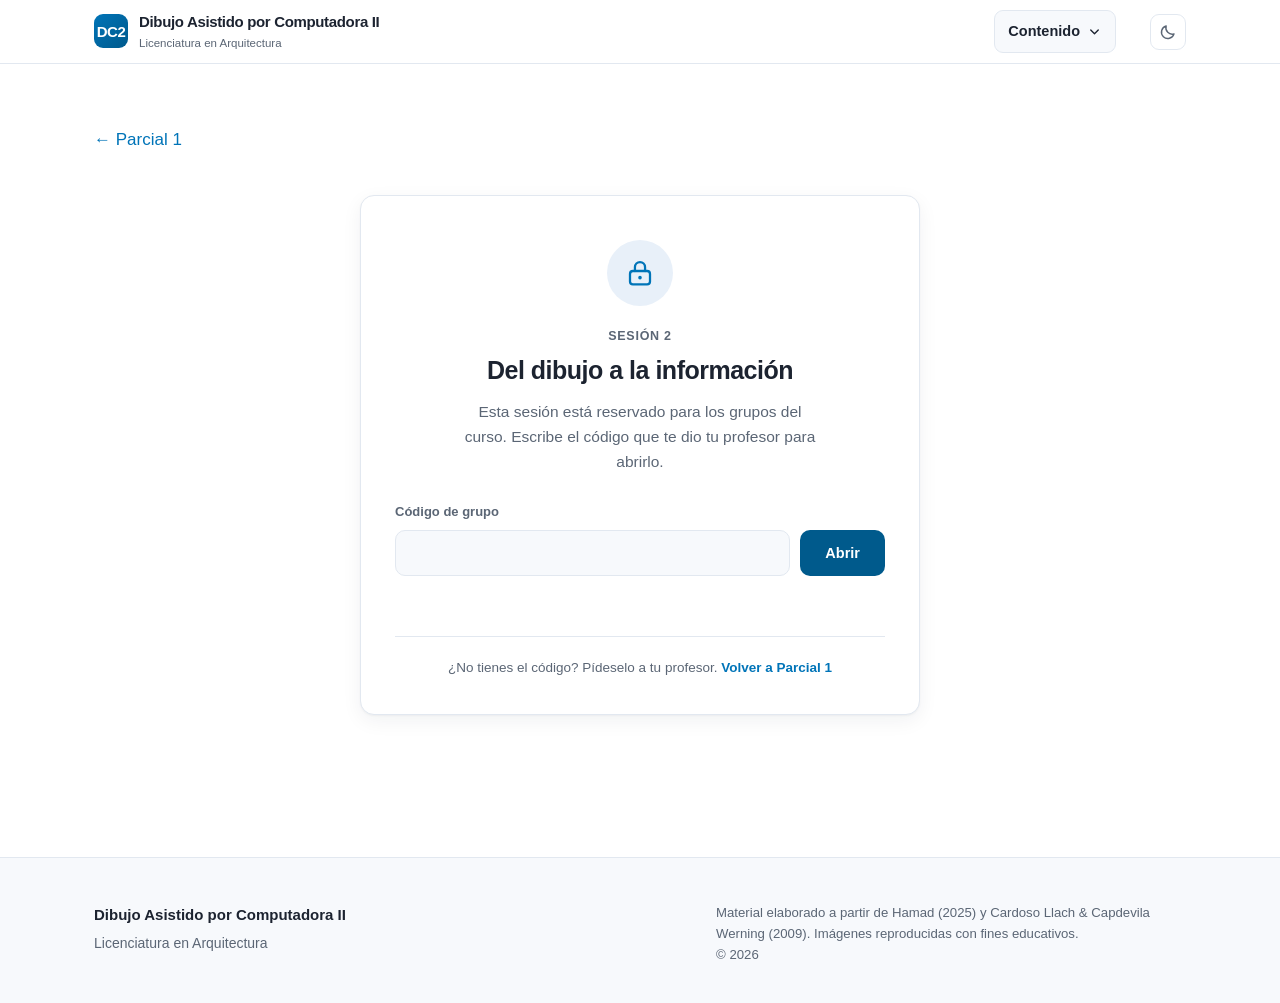
<file: temas/sesion-2.html>
<!DOCTYPE html>
<html lang="es">
<head>
<meta charset="UTF-8">
<meta name="viewport" content="width=device-width, initial-scale=1">
<title>Sesión 2 · Del dibujo a la información | Dibujo Asistido por Computadora II</title>
<meta name="description" content="Sesión del curso Dibujo Asistido por Computadora II. Requiere el código de grupo.">
<meta name="robots" content="noindex, nofollow">
<link rel="stylesheet" href="../assets/css/estilos.css">
<script>
  (function () {
    try {
      var t = localStorage.getItem('dacii-tema');
      if (!t) t = window.matchMedia('(prefers-color-scheme: dark)').matches ? 'oscuro' : 'claro';
      if (t === 'oscuro') document.documentElement.setAttribute('data-tema', 'oscuro');
    } catch (e) {}
  })();
</script>
</head>
<body>

<nav class="nav">
  <div class="contenedor nav__inner">
    <a class="nav__marca" href="../index.html">
      <span class="nav__logo">DC2</span>
      <span>Dibujo Asistido por Computadora II<small>Licenciatura en Arquitectura</small></span>
    </a>
    <div class="menu" data-menu>
      <noscript><a class="menu__respaldo" href="../index.html">Contenido del curso</a></noscript>
    </div>
      <button class="tema-btn" id="tema-btn" type="button"
              aria-label="Cambiar entre modo claro y oscuro" title="Cambiar tema">
        <svg class="luna" viewBox="0 0 24 24" aria-hidden="true"><path d="M20 14.5A8.5 8.5 0 0 1 9.5 4a8.5 8.5 0 1 0 10.5 10.5Z"/></svg>
        <svg class="sol" viewBox="0 0 24 24" aria-hidden="true"><circle cx="12" cy="12" r="4.2"/><path d="M12 2.4v2.2M12 19.4v2.2M2.4 12h2.2M19.4 12h2.2M5.2 5.2l1.6 1.6M17.2 17.2l1.6 1.6M18.8 5.2l-1.6 1.6M6.8 17.2l-1.6 1.6"/></svg>
      </button>
  </div>
</nav>

<main data-destino>
<section class="seccion">
  <div class="contenedor">

    <div class="cab-acciones">
      <a class="volver" href="../parcial-1.html">&larr; Parcial 1</a>
    </div>

    <section class="candado" data-candado>

      <div class="candado__marca" aria-hidden="true">
        <svg viewBox="0 0 24 24"><rect x="4.5" y="10.5" width="15" height="10" rx="2.2"/><path d="M8.2 10.5V7.6a3.8 3.8 0 0 1 7.6 0v2.9"/><circle cx="12" cy="15.5" r="1.35"/></svg>
      </div>

      <p class="candado__etiqueta">Sesión 2</p>
      <h1 class="candado__titulo">Del dibujo a la información</h1>

      <p class="candado__texto">
        Esta sesión está reservado para los grupos del curso.
        Escribe el código que te dio tu profesor para abrirlo.
      </p>

      <form class="candado__forma" data-forma novalidate>
        <label class="candado__rotulo" for="codigo-grupo">Código de grupo</label>
        <div class="candado__fila">
          <input class="candado__campo" id="codigo-grupo" name="codigo" type="text"
                 inputmode="text" autocomplete="off" autocapitalize="characters"
                 autocorrect="off" spellcheck="false" enterkeyhint="go"
                 aria-describedby="candado-aviso" required>
          <button class="btn btn--primario candado__btn" type="submit" data-enviar>Abrir</button>
        </div>
      </form>

      <p class="candado__aviso" id="candado-aviso" data-aviso role="status" aria-live="polite"></p>

      <p class="candado__pie">
        ¿No tienes el código? Pídeselo a tu profesor.
        <a href="../parcial-1.html">Volver a Parcial 1</a>
      </p>

    </section>

  </div>
</section>
</main>

<footer class="pie">
  <div class="contenedor pie__inner">
    <div>
      <strong>Dibujo Asistido por Computadora II</strong>
      Licenciatura en Arquitectura
    </div>
    <div class="pie__nota">
      Material elaborado a partir de Hamad (2025) y Cardoso Llach &amp; Capdevila Werning (2009).
      Imágenes reproducidas con fines educativos.
      <br>&copy; <span data-anio>2026</span>
    </div>
  </div>
</footer>

<script src="../assets/js/main.js"></script>
<script src="../assets/js/curso.js"></script>
<script src="../assets/js/menu.js"></script>
<script id="cerrojo" type="application/json">{"v":1,"iter":200000,"sello":"c926682088cc","iv":"4ulnwoUy2t7SZdx2","ct":"wgFQFjwdAs9wtPPKFoe2QzCeCST/[base64]/bchF1lHf5Gidk85/LcAq+S5UeMoTjQCSZIk7gj12PhgRqWk/8/EYw/ZfGHubHROSxEkIwfMWqYtVRWt4tQaytCAYymi/5bzg2mGxmelMe2+gcI9nD+ZotqT6cqaB+Bmg7JK8Omt4M4lFXwxgwHDF8RsgfLOqM1c/ooPPCiXJgTQl2SLQz54NjLWWJLOOaIv02D73LQYjWi6IVsolRe7/irui9kYthqOmsUnEjfqO50Yckh7LKa1QDar4aPiAYqCdQZHzgToz/76HOF31zfT4bseFCFSO91V/OmXiOfYeVk1QaV3KH3gdkLCwcSkbUOsZuWrGuJOHgQidSQvISDteQMHypwEBTGwS0m9x9ZlsVFz5hlRQJgObUEvMoCLQeZOxawv57clIUsyYw04OS/6u8F851+c4FnhfdvrfN5UsPIHhZF0DrQK63bE+bUbNnqULs4QLHDaAENDo0G2q5wJp4O5T/PAVV4PcOox/AtkgPuSCmBD/oKHQjzHicPG+yYYa6j4T7Y2g+WlTIos74Z/IAk1MBQCx6FaorMHnqNBc/yJFR8c0WvdQi1/[base64]/bT39bxC5D3OX81A/eacoVHxBBVul+6EP9/7nt/7kv8ts7KcBOG8rtDRGLuWAMj6qv8cv8tzu42EzU7odLVoZJiyBz5Z6Jk/2CjzrM4c1+4toeGqc9pGddnHHvgLxk84eV3IB1GV4HbIJnjdVA9/LYNX2uelCL8P5jS/w52xZ16m/x1C/jDNFmJbVO46FnVtOwQW1EFDPeDT6w1ZSCiJXW9L/erWsTJrjXxte4cMgxYbd1OhBQLRytZghYAijFu5IxldTh+FdEoT+NemtVZTU4m7fC6LgBatE1FdEn9R4rZbLNXvrpweEBbVoUl0tDIGT/BkpfY2JefRIIuv7mgcKauUpOzREm8TvDqkbRu6Qgpms0r+CGxEDPyvU4HF4ey7ZMVMUU+lNzE3WcK6mQRjcOlO0kCsDnNTlrpnC2VW7lpumC+3wi+zLuSs01TK3hqjAs/VKb6PZMw4KbIYh3eyr8pDxO44Gfwc+eWy5/O4NydTON6Yir2v32A4eWXQGAOiaueYgxNlqBHyLUzktqUEHIjPTFQt/FEHBhp2uahNJoNjU3d64eDvu/wRPsawatJBPWXHps7TcPclS9zVXL0bDxlGxJf3l/6cWF7m1m1Ba/Mnult5+ItX7hU4DLaypKfnbyZO3b8dSIc+jnnGFsNotaAQKzx6sIkIDNQC3Fex6RSR+R2IH3M/Hyr5SCDvswity/a5saCP+zw0+P20fQxihBZ08NbbQoMgZQhoBtDz4B3XRTJOEFEVAVjDYQsy6aEkDi+u7+kof+XgHGVc9ymckbBwcsctVqKfFKHP3xkXzPWqD2jd9daiJhbM7wi1BMo+ZWZj/ayAjceY7N+lqrALRrBmhIhaIBC8aOi3AKUKQ2g/oXZZYRFeGnusr9376ZOWnlD++TX5eOZiaCFLItTE6whz6025JYkJesN55sFpxJlNI//JWmAzOq9mbaSNcH4/PfwZ7Lz/XaS6wRo96Eo8QgIPLZ2gqWPyjmwKkCLFyBrNNR4YltdcHZDRF4MuJDrglJzx4eb/qxm9rblCLSgwiB6KRqEwRssE0DwkLNVvtvCB6udvUq/vJvMtrXFj64khRx7yqs0d2a6jl+NoPvX6jdlOC83QMqGaXRYOPosugy3a0DI5e6arZhbLeHp5bXdmdY6CEbsZhnmXkMYhWs7br5oq45PwKLaG89AHe4QUpN570JcDsjRu3wO3s3rHs8gRyPYy9eXzqazitkhJm/p6XFgyKnDeOexTdeLmdgt3lWGU0grx9yJuJHFBsKLf2SAy/SM4KuOZatGSLC4K9dtPmriNwtduiqD77C9TIadaBYFhwKeiHA9Y/9lRTewz+9JmZXASuJoV2XBOMHZrFbOYEHUIP/VdpVZ/ZbShcdyYucubyTozXSSf7Aew5SmN5yy0IZBU0MPD/[base64]/0A1lvZurOPwqh6Cw5ElxdyqrhkFa5Wqei5tIzncqntEUQtEyX3D+murCjkgF6aQvdRsRKsMlX+LAKNCfjrXYmcCHTgMnKUz4ghTMo0WQOuJkkivPZOP46WsnOAPQXKhUPdLJMZ+yhKUyLQM4r8eD/LFvJBBFp5fYPxWgcQW/[base64]/q/0UQ1Wc3Crprcub6BB0QyxqOuOnu1lY7FdXRGtjkd+b8VrBgGRHAyO1u2jha1A6SwLP5YTA8dFUmqYgvf0DKUskX/jwBx2qXZnOOtYKdwScoFIOdgkkZxUlxpIu7LupbuC6uDuMxqvMSIXnxc228EjaKMVkMPUaaBiFAPN73Jd9sThYM0KbCGn9ddolCveIRz0anHxr90ohcXX7lQp1axcDPvgERRDTJtfSiznqhYF/ki4JuXNAsHK00b2P0iEgfWb86X6VYJ2V3amA/IrYnNdFnObhXBFXuN77ZeDk6/NxFCC+xMIRQMwtWol7a8B5hKRsd8zJUM4YAcQJzvF2w/hEixTY6WOfccUEYHdp70IA3n2u4R/MvYYBGvDvpFmpxXwyqw72gf3oSgH2zHD8soX3OBM1ffQ3J2k6tVeWwnH1pjsgsHBrYEExCEGE5tO7BeCz7gcsDlLO46+RaC7YNcYQknu9599GtSLT4YUGpJwR6nbvv1uLE60xjkgzzF49ySbxWUQ/GB1U2TZKtbJlMomLwU8J8G4FVpx0d+gFoYGWD74bFqjab0coG65cp7O33Efa4pcVqVLjUND1E+IBFeJr3PK7UvbjLpG09lfrF2825Yz2IegVM26pYFyAyuJJ1Qiip9XXZ0mKnrY7aIZx/78mXojyfqHCU60QdSTJTyvtkIhJbQKLMThlCpjR1/IOHW/erXrPhCWVOLSRaAgCQZ30EGdtC8JV/nn/DiZFjMvey9mKIKMdMIs3jqhycyH1GQelMaS2KA0OH+8MSwSOUbYrX6+BM0ne/Y8PcjbHI4TFx6xx82uVTVmMUqi+BdZRRKYsYcHjYtKozKCiGMNcBrDT+32gBnK+57k8t+ItX+fEIOCETiE37R8/k81+Ykcp5FPSAb773hoj3uNimHGQhfSZs9z3I0C+/oi7Km6VxyNNfc4zvD42ott/bnAWC7hxTNBc3OmAy7wDD1/[base64]/2kf6p+JL3GvIcHXetk/pNGajKX/0ggwHtBlAUUT5soWVfbYhYa+S91ZCHvH5f7Iqf1ityJgNDrs+BgEcpynfqN9XiwT4GSjXICHoDNW8yaUrswrCK772dor+ubI177L5tUincPS/OWqF8L/zHUZ6z1XzyUugfH+XUgcA4b12H8nFbgUo3rxril3+KyCLpGxnlP/vVmChJV12ZCiZ0RjpiaNhZeU/li85YrFhuqMI8UGMtC1/dGoEiuXLgk8PTrM/QjuGokm3noMZJ7m7XNAkPZyHRQmqdjUFcHPmMXUsyG3uBtlPYE+XmA1PjpjLJT40K7hCZi7LVU5YyqoUd3OL8Y6EpdH6tNw8Q4BC8d41NAjIb1wZZ2tlH7UQxhq5dzocMOm+4AJicKnif8R/wa7I5P2hpfmNIrrMf8Q/5Rynn1B19D9lLQrhml9isNNGQHP0pfp7aFBa1KD5JigCNebrLA9T+EpFglSPCVaayrJK34J+2H8gcYADF71ciciG6RaTq9dnDFrn56ViBxGPwEMuoscUcqeI6Zs2a5NJbPxBONTd2wKdbib7zh1cFx5aQKxD3gZHDwFfgwAq3xMlTvNk/[base64]/[base64]/efxudppJWa1AavKEyO9tAnokn80z0LtIz3QHv6TscqrGL9VD+6CzswAy4HoXCWXj2Fmy6jseaamHgAYi5+i2WwIFrflc2i1cuwJCnEl3p49Qp/DOycBk/je8WmIPxM84RQRxTI8tet/jB6XYCDNZf14Lqhiz7aYV3SNR8LpnQ6foyZa296hMcAHkkzSbKHIP/ofwZwwdKlUfi2lDXgIisYQQoo048ey1FlkvpXXDmRmwRcRxrinwQ3TFz+kuG5f2Obh4ik7PkIBgWGDdijoUNK+YWmEgso6kzo93xGGtTf50UQO1lWZSCpQydjorAHd10AZwDuvW4Ieei86kmBkmrnQ8usb05/wNOTUA/g2cuWxIURjs5G0dUMRFTf3TOT1/bgYVxlMKlG4X5fABweyB3A9vjmvQ5mbc4B4lJrHdnSpP5LrDLgMJ0cp2HcuaaWzF7RSGUog9V1Dmp/IVlnywwS+WYJf++qvnnDKZ/k9sLpdU7GSWB6/ev8CX3xRmZcXc7cWunDPKSkXyJXY/7DGfK8nopwhT1/IugSZIepj4Eakkiv3gMgPDQfGGf4PBDItG6WHS9X1sxt/5Z4GG/cuCjRB3MAd2iQ7TgsVYhTkUp20aOs+tURYu5QhHySilVs3J6MDlUV4qYnpESluSOYNg1ucmz5/VTkel74jZXNRYxntG1uMlth75VZDXYSbY9O0RuCB19puq0bJS5Jz7AsL6dkvy/Vmw253cfxGQGadth0rOlLovNWTNl61UGpWssNt6H8LsHC4BBp2jqM5d0wLM+uQ04s7mJX9BhH8/Y+ng8Syjpbqj8MRiNDzfUr0sFhswpR0PO3YG3jnIO4eBpdgpNo/SpyK4yVXqIjupgbZAaLyQ3bw/tMMOXpRiu0Rem1OveGUsfz6PBLnG3YPyY3k9ca7ydlKTBTccNK/4g3Vy1YAqeT4QMK/cLIN6qgBrUBw7bbIIE3pFauDbJ/VvwfHDOikScNDXX6vqkkLkx0O50wxxx/6Y/yERsuLWcLgd4cCkAldoNO9IUIAGQDo7d1mqTH03sx6dATtlcfN2Y60f5KVYZnyTxJNTMM2VQSfpSo1ofck/zlstt8tHp1f8TglOrLnTm1tgaPMD4yUBK8QM8vwcD1OldHuFvHD8M9XbU/9G7LKfoxPesII4y1mBzaDBy2/cB9ockRGSXZP+pvyxViaD4rLEPQgVI0h2SuxQl18ZmpPl2yCV413L8XTwSFO7yiUzfkK5Dj2HzmGjoGXsdQ8sszp2JG6LOZw0/Dcg+srt7ee+qFIGU9Ucn4ao3uK0nUpEFeZ066lKAAxSrYdLrUCYkRun8HfzxvsPFmHWk1vZLEiEYK+9r60jARqA4H59RLx/GSP5/e1wjmOkdz5GCtFUzlVYN7abQ3iyTVPJj3i3IEPhfbyJy/IRjwqCZcuLHkPZOEmw9zBm1Gd1oiRY1gOsXtqpjpvySOqTv7udm3DpbSat7JwNP0LNVBV1ntk7AuOw9EujHycEPZq1ByxdVmcezXT97IU4liboB6JEydShXNWcnSwtWwXiiZ6efeuRzNbTJsk8EtLdxbJPQ8gVmzn/aI93rq/1Q3OZmJXFjdhqKY/+3sSPRVbexmEKnK/mQu5YW6KXOxx48VTRavRyUXffo/TXKa5czoP5Yu4IlwuB8I/[base64]/dalUTNDRsVZSJtphfa+ohtY+Xzn6BbYx0TClcsukG1CZlqtohFAIloXrf6Xetxr24WRBkcEyI8DjkTfbkQS5om/[base64]/XcQgiL0joUG/Lo1CpRZibSFfrDcqBFnlUAqrJ56Z2Y0yi84SCYYDlMMBR0vwsZgIOKCL5KM8HtaOFxSkGWDEFOYiQs1Lz/rUVuUatvNx6HWIx+DBKUooS1KXu+Hj5AKFk/LH8XtUFevdCOeLN3PiIhaNckEFOHuZhKvN6F9YX5EcoQUzF5h+OIQytWn/ewD1HtryWIVyeCX8kbHuhdJ/SynPJkhQ5+QphaTeNb7B4wtV/FithaR4eXeZyX2S8I4KQXdbnE7jO/tD5MZ6f8lotkudWkCEuTPkx5fZBBA90+Iu9iP+Ff6ar5IxLdHvL8oVe+Le4pQQN3EbAfMjqDT4baWeN+uSIMVMeie8VmFX62tnm/cngnbnLEZu9FTLcM5zYcuTgRGaryasdtUi945DliFPjReCbo1J/7X3VkczqCYM1wT+RqJkqoxzUvd8sG9tUwMV8gJFzD/D6PCdOphTASu7Z0K8NsD7rvru7ygBk1HjcLsDcHiXHQhRYp/houRnjD7WqnFNce++F8/H8AXXhRH5huoNjxYA11ZEqfaSpodBNV/QNtNkXIszZZ5pMHp3ARkEay9O1eFW5oDpiHFSXAfvw1rjtyudrVarh4bHRwReUKAwCdJqflL8CHfnYqyreYgV9IvXgLV/QOMdk+x/TzWevoFTe91RiBRvOHyofIG/uFMBj20Tyg3zMafhGg43tVbB9AYtvpGN7eEwi6bMNfjLJBBPyHq81pJWsPEsGnUXjx0E48YD6kV8Kt9ZMmLHMJvd6FW9brLpRbb6XbTWHatom7zIm2dB3vEKLdhw1rLPNs030nX9R3lEjWngauv3d1JrsngOvl/UBwMFJ+n1N6kYckg3JAo39RulPEYsYjwdXS/GMEKTbJ5+R8R8+gvSFekZCWvb0HKwpE7BS4eje4Ehaqdy8+jTtE+MXHZE0G0JoG/8R7bwNQ0RDG6QWYnXBiK5LjNUyaC3sWRTKrUZ+SCD300sew3xd+iRVnHoxPnJ46XJPKVUf/ZF8JjYCzQNEp9RHmdtBfW22Y97jR+cJbV8es6fN0jm8BeBgu+OXbyLi92WvJ54fGw6HbW8zzWpraV8Li12pTlC1fUdg7q/oi6FQ7KTUevg8FcSwhQh915NvFs7b0RPdf8ea7DdKIl5s9QzyKpy42P2JfgM70aKE0yY53tRF2WjeCYR/bIsDmVzIgPPzFWIugxnw/xAJh8ubX8OOuIZ7oZWdHHJ9w7BB75HFMmVQHTLQp5Iyp0cPU8Fo/mkI1N/o6zSXqplG9TKH5hvavqhkm5KW/noe3jwHaMOJbnxJWnLSTpPB3TGr+Ho1Sap1yHkwwYr343+zyZZnr4PtFFTm6XO5pfBEB2TsVK9RZ/E5hnEbfIa6v/VmXJlZU+UGZoRXA85gdroRV8lB7FMh+eGeI8ZYBAjz6NR0BMZCuN7U/8/lQ6e3PVQUcjXmUPO2YBop4CQQtYPG/hQ+lyUcuguE2hlSB+HX5KadoDdS/waJWzKoPe7BX/O2JTIrnAqUbOch2BIddAPe2NBfKFlq/nLKhWLhKrNLiy+sVraL33LJDlDe1j2Yq10PbHGqLmwszOVzVvMX9T8+7phL7awmt1z3AJs1qtmO0Jaei8SLOwHxUWMlNBuczFxULp+M0jTURYvdAVCLYVAiT0rBTQxO2zwXTQo8dIrklNsqYF2SMVQ3Qsf7iFi2AIWG4/UEc1kPVfIvVdb+2LDdc46pk8Em16Ggh+1DGNPyVBYd1TraS1WZfULz2L4cUwz//MtwfLwxXSGACRHLAAenfIANNmWJ6L8Y10TGD2XgrELKYBIDHGC26QAOOqwlQKUZxVBScNQnuoeiQAm9N5j0FTI4zhfqanvjQjvoc/DVoar3+Hg0ZHzsPe0ValoBz2u0tAPRuvps2w92yaQAR6qfw5335Zk2JnPsCGMki3InzZpfznDkGwYc9oXDUKybkTphJRP3BpcYdBrsOg2t3EsQ7NDh1hy8hJrXE0eZRUXMaMagc6eAJIdJu5iuoMY65bl2qB/MSGxqzt8w8LSFlO+3mclTHKbAC3oEOxonSy3GujRcCjFaosY5ip6OeqssSFs63HQFFgDYSZ8f8R1Ucu4B0H6Ndw0hMjmOBINRsQRpb7NituKm451B4HKGQOqDwfqSUm6OjtjW5lMcbyU2snm9HCjTGet6OJwGJSHLaPlB4M12Kd4ZDjFuRXNVw/n5kkIhOXdWdJJsTRQG9JmnV2EFeuywH2Xi7GPtNOT98xzQ8NQrUNB1Oqdhnb24Nel6JsXBXGOo0wtgppsB9/Mn0DY+VWN79U93p3zMt6YdcwyGxiagUoInNZc9wkgBY83J7+dxNLT1waI0IR8p6jtE2qwKj3TrYEXuZn4qnQEF2AQtz3axbl7IFIjgd9bYenWv8cDuzK/XtMHzt3lGbjlgjw/5bu88/aun0ayAPDT36NLz34YMeIWT5XWL6jm7ZwzpAYxG6JGg0+dT27yLYTSkCpgg8PExUfzxTkv8SeEgWwe85bvlA64pb1KRQHz4yDWCjuWvLgC/Ncpkhdl4xBaRgq1waijoYfE6p/OQEhubof+ju4u+oxYSei7iQypB+cX8l6umeZW+UYMBVoYtswWJ129bVSfmj0+DWe/[base64]/4DlOqMgU6Y5a1ZWds9G2PgnY9pNSw3MuPAYtZvlf6rocrtnTHIvu7FvLhmixA0UpLnapv5XXq42BXtgXQVmo5uaxuwOLo1hismQq7TaVCmNPcSsIMjIRblR/[base64]//zLiujy0klDz5trQZzpqPTD8YtkzSDxWDn/8et4oVsEetx7zLmpipoGWXZjzu468uVYGtg5Xwus7vUwif62ZGyMcW2jFXM5YP1KH/k74Pz9KKLPPAUSsy1G6aG2z4lqRIsPdRdiIn8b+aNB0Whum+QN0B4DZWxHYpro/hP/ZbXn9YRZyl6nWZUNgCFXRyBHNhRfmSH097/J26PLQaUsbuXSIF0PGTgs+Sw1pC3A62sm2qOhxI5OgN+uoTTF9mTzCtu3iGEsU7Gq86zJbFq8iCbBBGVr6GTiyW86cU1TokXWBr/cY2Om+N7hnn4FN0kZBhwvuwGDp3UBbA0qOjz973Jeols5CHi5ONrf59BVDj4Infkcf0Bp0WQ0+gp3CxCoP8ijsdxoXF5fxCA5BVslcCcaWoycDebnq0PVzN4vD8Po1d0H8C2pFfWhBra+rTQ0iPQIVr5S8V2v6zb8s6XsouGWz2H9KQBZB82eNYTX2/oLFEZOqefQFuEAfpaq/UwQewcEss0vUat3u2LLCfQKyweVC13YQ7MWcM963Tb9lihbwPs5HUvomeFjf7JM1Fb/K1zOcJU4DE3lMbdON2xbxNf5UYVDKE4tcbv2YBb3EpP5wjttDQnWAMSKSDTa3wb15NWcW5Y3527H7Px00GxWYeUyG4Bk07Gsi1BrRlNyENkCE+HO/qypNUOCf8x2L8wmWWVv8gllP245dh8QIViSN35a9j8sNQn/qQtdUgAv3dc5g/8l/dj1wRJjTvZzegb8cJRznenc+zZqkmf1QuA1LTjR7LCBZOIVDTlthYADQ0F1IRjkUSxTCz9eems1gNM/ONTlzgXJjDJipvbCazo9UdecXCQk8U/Z64Ro3rRqZbA2kJVwccOm996O2V4JTiPxvlWMb5+UzyVPaBH7Vq9NVo4AIZy8OijgIAPupUmwlF5Oyp9X6RxlYgdvXfyG4BERC792dW+iYw7EQOJVr5SifHWOImC5UnsqXBQQ/cNpJbIm2Whm48zF9zo3wChWd5QQM+DZQ1zMdAOUcZzvof3vfEYjef7EkS98I8/zT+3BR1euP5MePYMWZXn4oFtoWXANXE/qGZAkgUWIYqE0VxN1OJ0gkf/[base64]/lEUczTBat2ZhPqgQlFmb4XV/H8MUOnb55CsFSYcOPrc8QwG0KLLyiFlHj7/Ii/NxedHviBa5mB49csNJckhOBxryN99h4+pxMqzaNYbOgBo5tCAJudMkbushCRvEh4jAxCZD3Xz+64FrjGfBHoFN3XDbit529MEwFNLscT4oWbDtbLEP7HfNgVylJfJZN8xRNSRveTwvrO0VQMK4apkYdJk/fetWT903cnMqdfS/5c7fVqLW5cr0tqm+q6U8+L0oBKc0Dh3LEvsZcadrn47nU1B1gxkszgMltW9/Y3hSkRC5WIi5pSN1k2oWl1gKXTKsitTXXswem3puhnzi7C5bwSdITjpLX88lNCFjic8BaH8jUQt//qzKKPhIqVdBpIbiMaCssGTMg4bHfb3TISM1b83yMLwP2ofrXDKoxSlNQqr/VF/3eb7dIlmcB+PeV7g5e5zrrYHY4VT/qKgivU6jlICbW2Rart/2kYXfzwq2l0A5ApdW+LSeHqqqUgSJESFuy4spimPl1GhzZIHGT4L88Pr2rFNTU0XxPydCcDQa/0jkVp0hC+sacGJeeG3pb4c6veBqLCgX39FPL7GcHieb/EQ6iIBK5OYs8dieRpv9NGFtxDGgW4aaNWMG51J/NJEv7wW7/[base64]/5HmIDlS4r7g8ykYCc1j/Vkst+FsQhoRp+J1cOvUevHswXT1LeU19FIlYENAx9DTysIa9R4R85Xe/7vAQKH01mXtaPxo+xl7fnYP14Jq+SMx3eJ/g6LrqrTxbBe2ShGH9W3Dq9eINKwuReSseiTJioe1xbCMWmYdI4geYuJT/B39bHuZ03rCtDuOt5aGDODvBcsvFskC9Hm17jimErQsvjGAabUM575UGsilPQ1E8SDWDJxShbKcNfCftIHJjyjPpWuNciuQDXBQim9t/Dqt2xcmxVqTlqxRd1h5dg83CwdRRw645D0MUTJOqVcTxqaLnILurcT4b/UrOXZ7kBomiyUuE43rp003s5t6xCws4E3q8La4YSqqrVeorEM18Z3txuR1YYi92J/WX6mW+iYBy/d1zJEuDCRl/UercfrXfC35riZVXya++iX8Kk9ZMXfWXsviLB7mqG6krCGc3t1rbQR9xYmZ7ci3TKquCrEHXiBzPSpbCKNSRd2Ogn5OnVjDS5SWmJ1vOL34ZqMoGzYV1SaeCPCVhUYHtYDfQ34XMUL3VR+/G9duYasDsUCL0zBjp6pgef8Djuz1duerWvqJx1N7RfOFhZnPO5jTaYm4D3NpFrFgvW+kq1J23IGxOiuJUsApf0OH+/VJ7dkZMaOM9m1/okHXy3AIoXZS22RjwO1z3ZPXSk6vBEQ1p+5SbnCYPT8Nl4xgYvc5RRwVlEMtvaxjW6mBRxAKZ0kRCf1Z+O5wx5jwUpeSFKeKb/Hi1znay9D1gn0cMUQkWKJOMweVJrNXESvJFufZnU4dotgiZywfv9TVkDZQ2FBWei9jVuaHyNiA+1ZodU1vZsAog4jZ941bTg16C346Y8C4Dg+gIL1xMuUGXK/s1+WqQAyoihoV4yZ+7zcFgxfPGYUqJ5rK8+8hkKhc3ldABpqWBEt9FkvLHc2E5rc/sY2VxU23DRjouZ29ah30Wu1GQ4V6/208gGpCK5kmTpnfub7NwZ4XuPr1QtUD0qBH9FFF2SxTTpk7ZRJ0GWevVA3kf+XPXusm891TUVNeccIil+csQ9cXpHwqiuRscNHkLOkGyVboOI4D6Nz+qB7q4+Sit46jRYWGB6y9PhQZxcyrqa8w06hqtFTV10SiNLIfe3idMSmRbL+RPuBLApcgMgL/QmAdWV7zgenTCXpaMSedBQ6xVG/yVUOmBJkNK5rhq9d1nRZLE3dL1Qwc5IMqMurUktR7AVcQbIM3YuAnjH6emu2/bzKDaIisklVwx6ixYYFaVIwoHVJtLUXwepOhiqabng36FQXWUufiKCN1FAcAFRc+3aerOwtRItH/RiSAqvu2uOj/UMEMRTn4ghtBzuZ2dOtpM2Ejzk44mqnEQM5nBYp8wMybAZKt6zo/d4Hnt05VUhp3onGgnMrchaDtTIsA13U9GfPWpk+XBRMEH01hZ0NPOx5Vb+MttCwhjJuRQa0Foq9T6oGZ8o1flto+I7JdCKoBFzR9cEjt7ltyN6/sPIdjeSqMu+FTZi+VgB3Bc4cu2xAZWrKhN+1IhJ53taWo0ixPl3MNt/6ofVe+pf+lnsqIigHoYWFd7yAFTf9MaA/PZV1ITDEJmZSLrDXBzYWgJDLWCWy/3HGo+sS1uNqLUnNg/Z1Ulafy84KwiBWqUI3xZdxCJvGUm9ZxNomvW9jxEhjySFitqbP3j0MXshXnxi9MheVcU7BZ/xzI2MUE8WEp1JUwiYXw/SXrByvxwUVTEfSjUVh8w1/73Tjcq4pWKsb9Lu1s+krLIazaHP76WAabvnhcu/jLCIwiZwHpQFg8gq+xvD6kQ93v2dkOXS7L8GAgC1JNWrWxqALDqJRQgQkytLQvCC/lGVyT4qq46dCM98N8j5BXY2d7Chh6CslDG+93L6RidvWfQrA0dGN49dDdLCwfLKiiiZXPYiFsvLBdGbc+80Bs1Ben1FIKDd376WCezkLsbLg+8eRQqvIWOfQx0a5GrSnnDCWUxGogB4ndhROBHbrHy7blI0u4BNgolR6BoZwK0umDV+XRaKt/G2EclmBOJQz/dmoox3+9X3OvpoYi/cMn5vXTkrUFD6Tby6qVyTr1l9hoXx0u3R2UsC/[base64]/SEDOGlXWZUzgwoEvK7d2VMs6IyOEuKWR8CYvFiXlaU28RjuXVFf/HiHIP4u5IuCJR1KljrzGYAx8MG5htI2Nm6ETKCczYTYl8qFbUUFrUychNtj3CGAbo7fFzPMBXYacjpDQ6F2HfkGpL9RGSj854/lilnH2ax4g0vXhhp2iIsNdGmA6rzDe8wsrjUa+gdaGNFGzDwyxDo9gWQE/hWBR1ti6+r/NO4pJtWO8goLviVfHq6SKE7zqFrcV2fgTY5wBhTquDkbRl72KP1UX1pURmKua6A1jGPFjq3xH5qpFxx6ACMj7eN9dM/FjJ26ToaB622nc0g3sKg0m8hKCIPXYFFTx1ob73JOh1XHFaD9LMZNWFUhBdHxuNs6dI+Xad/ovEFnzyGo7jKLh1+oVNy5B14Uim+zPP0Wj0/gxoxs9RzXNEim3b61rdQNIL9XCylMq3AOSAvvYbAH8uxvHoK/1Yps3tH3C+BRFVvZ/wmn/WOTarbxDZ0bny3GPk+GBIJxJ7/6LjsfqzAEMw3hGCZRzkbKHIRNb1/xeGK1X1WbewPwHyv3vZjLS2LyNoFK/GaW74X0EzvBWy8ZKm7m7jDWbAcUPd6wZImS0lNHsF9Bc9KNssIHA9xvzaxyBItY/n8kUZ53HkP4ApcD56d/[base64]/ETJkAFQlA+BLxXKoMXlJTo4r8DLutNzhNJBSNsTYtnZLg+h+cjsYXuwbPZ1usMP8TQGb1P4lIWiUfLxeq/DHkF0v9n3+IX7IQiBufiIT3Y3WsGUDqUUGpidn0flE9aeYJbL0Kjla5Ls1zpZnRDHMTh/oNUytllprPUIzIDZwlJNhDXFzQJIy9XRXRglulQrww0y4P1GJcn7iYq/gBPoPluWKYJzlXm2YkPwNd6dVo8MUodzFPiNbdShTChsA4XK7hsbP1+UHqk0MtRQ9OyBRYQU4OlIxrRHi7Ou85JONcGh1RJqO2MvNq4ax+kstnEchbZobF1XHkm9/7uJC/7jk3HK08SbXGWNHuVlV6jWTC3yAEskUnj45ZScl5+Tae4gpxX5zPD9bBE8cYhDZjloMPPMJ36f9up/HCfL881/zf2Ah8ohxUorFgEmcolvA4RV4q/dPghKKjaVaWAzyLSxzy90LtB0u1CPRvrRhr353wtJ+Ev1EkDO+ViU+DZunQXlknq9afJDvYSUyNZKqdvhXxrBodvRH0mMJ3gxMH6xHRj9E/70GenpLbuAnGFaLwZbwJCUfAxUAnhLveA6BXLlC9rhSO+anAjgaQ8pm/7szdGQ7kkL/7gMc4hlsYKdodeTR3EseqbjGJOpC3I33dUmmXdmKn5JVtQCqYRGClREiBoTrk64yWuyJLJoACM2qRbLArRz/Yn0OFhOenl/fZNwAO8Tvw2xP24eId38MLlCbhucpeMJ8zIKDt+Ka0xlC0Z8wHG8j0MrQDxu2UNKWq8q79gg55hUoNiCXtJQmoaPW50Nj1xfIjRuTsvhrEfX31ietqCoR/aLlech57sAV2KbykfoV+VMRRcEv2wJEIniYQ7CgN+WmaDJqctSdtHoCdApoYtG8QF8q4Y1AfoSK/nT+wkrSNZiW8jNHaRry4xK5U860ZekSB+2/i7WE8zXSOU9fs16pMkTO9y5GA0mOYKotZqE6nLJIs2+5Q1iFwAVRuVGHVum5DqPVMwvQfaQEfkUwFTqaSsVEF2SVYlrqHLdxvPyMAlFM5xXnX/ljaGBKSOl78obV3AF2QjODCNJ4d4o+4oZbwmYvTLxH/uY8ky8/[base64]/pbz8VzuHzHIYSf1uG/02jshy7v2hN7KbNjQP9rglUtFHBRKCDeUflL1EziKQYyuGsLMjWLoMZJpBZw1GBhHUxq+t0G+jLlxMRk8+f8F2lM50aw0WuJMcCXZrr/W0clm0EwMJ+eXCUPW8a1AOr8K7EwdQc8PepLNuaBjZIzDyPw0mNF/E21bh1r9uj56mdy20oH7MWhl3azu2DKVmswD0xRAKjbfTRfL9kK+ug/ZXhXhbIPMC6CSWp9W+FLuGJ4tJl/GZ8nZoSpB4ellZI7s66XXb/Pe2PF8MMHpeSyYSIn4I7NSNLqP4tIdOKHdEOp9XWniWO7jDyh3Wq1yNxiEvBo+edkQ4x857ZSTdq7N4Ph0aW936PkO9zU5/wycUR7p4pyWDQObvzsLLOvGVGzQszeS+Nfheb5NEoulYrqQJ7ozEF27D4A9wnZ/6X7+XqEdjgqU/[base64]/T7teyWx3aVnMsZbiqa1deSz6y5MBE936gfIV2aD7BbqZKjDMMgfs4ashEZxhJu3THItKP93uLkWifU+TuOlSSHIh25g4biyGsLuNUZDXtkCLBmJLwv5Qj7b2IA9jtt/s9+Ls+7DRGoQPIfx1vgeh2juwebpwI01sMntYpbGrDLjCv0P69FzPsEfzRUX7hBeMTOyOU7Z4SX7Ulw/[base64]/Fw/nRGLrL0awwuKJZWQkdXqxyDt1gPPn1xmaWHNTjVpsvHZGfF/ZahvxpE0qmJSHjNtIrPkYdeDWMRyL/yqxKvOZJPgrW5Z0wk7CC7SHmmlXZ1Xcg7JaIIkpZWjspOU03kdBauxmTmZtb/wt5VS0bZU8VYSz9bhPWuZ2gLIC3QYEAJ8AENuM1XHMjstrHHKQHRLnHe6vGBB/YgJiF4P/txA8k9ssjYfX+E7MLRkJrR0fmsoCIDwwB6Bkx4egA90cOE65Ajt4AeFR+NRrlzuyTvLx20Wpurp0Mn0n86/IJH0+yv3rbW/hz8KVm6ggC7vZWmHAU7vwN0RA/ZTHl7TpnfIfbxwb879AIQgUj5/fPSnRewY1jsofzxprsp6/[base64]/dghaWtfaDihT/uiwKRCjggIzCOQqm+OQxaiE8qhlfjmknMCm23pLJyNqsdjrYkPApSxPTe+CNcTVebua/mUOTgeC42qPZ31LzrwUqtevtKaKHgZO8z1fg4CSHA26lfGDGhvXktOpRlPcMB8NMYR/DLSWzjTVhsmH8Vm/kZCQCGyqTxlahU7Y1GOanAq3RZKLysHITQlEGqvEi6hYcRak3cnweZ4RFFC2XKcBeGoKXvqB8IqbOQ6V5B50zbl8u2P0ljplIjbuLLquVa6TNf4j7wcSfFo+Rqb/bx0vban77HCslKSFxmUq5K+s9fshuzPbspEZ6E0lbyZyu5ekzBbD8Z0UHmM5LdLf4leEL26KLJ5GAPQfOg7MjQBBt/UHXxV7/FCRD5DUPZIJ+Duw2hYmE7yr6u/zOfnuaDL8J2e//dRbpb0w+BFLHgxIivLwbMvwWLGaYP6zxYhOPvnOnwCG6TvXlF2Z/fppYTbo9lE0ufRkYBYS65vVvIVPFGaUrpeOmbgR0ijSaFL18LOdbtNBNannjyTogkDFTMvJP65lXUMqf8Jdqe77vCV+S716USle0MQmVRdciCovTj3UOPQ59+lxnMJ/o1q6yQe948L5AyO0JrPLmGt5CadkZUBO4hgC9uPzM++9YpaTKqCNIeyv4Uyfby1ux+VDB+CWTxRP8OHhvGkGx9rkZ56xPUhFehTuu/[base64]/X8UmGLXxcKgo5cR7vJJjgNnrdRBWSzZjo8Mtw9m48rZu+6oYj8hwMreFtO9Ovq7+tjd+iBAuKCBjkwHiuOyPsWucCjJVeZJf7AXDlPFcbMp5s6fqr4G3Pw6rPSUV5uyhcKeJ8sZVrV+UQ0lcRgbBGy3Agk4ZXocHUosGR//zDScXsY27vaPrpaIrTZrTp3IPqPn0I/n55Isuk9qmurpu35SmZTZMapUiuFC37ooxhCZnMGGiJn8j4qZSxttIA++RRqatiueRMHyhsjWlSevjNfE/FpDAuvoCfLrpsdMIOo2Edh4dfbO/LORS3SaKL7IrYNIY2AqXK3ru1M/yCps6eenXRaXGvoFghW+DQq9cn711rB2G75NZI9p9Dcrn4mTM/I8k6x52kI+GBBofnc466oYWQxOibqlkr65QKgx/FL5x1gsQltcw4G+h5gE29O03Rgty3tBJUhr5gffBqqG7/TZqHphBMKmw2ASe4JGEL0Yrtpkr6tGQWo3KYmcyy+3xwOdUiEmCt94jPMZ6myr+1ZYWrDRRNIJOkwC11fxzLpXCD+5VxNQ0YO0icRdg2EgLKVDPVQo9uMH47/IHz0MGicB1EVFHIOBofGsC/5o/yPYVVjDW0qQw5xKaLIb7J8RVLnaL39d6hKjzaF0dw7X9YXHgKw3f8aBb8yE8tkdQLg3jxVNFZuUOLfOXwIE5ThPLwqwum/UPhBMzam3J6qZZKuWqeo/wr8yNjDFMvBteRqv/QJ2jNiMS3kinjqGuHaZZvuhiApVmucehDy+6hX6jPQg7PA1r90cmh4/bAylWlX4FHPrVsd3HrUT6DVuVcSGEIiWrczOvLFhrU/SbKh9uVzC8y6XIQFQ4/PpohOxFpHytBDkEfqXize9UT4HioKiz+0ignUNKjF2UNkOLK/9tKCIfpaeAvH7KQY8d+RzIl7P/HqYAGV1g4/KYll2eWSF/JTpDObIBMFjQ2FVKQWDOQxPZ+D1QTS/FYO119OS6ZAWPrgaS7tD/TIIkHAUFeI2kpbIaVi1DDmyrW2s2cljJ/0fZwd1jz6v0iHtegKfwG6YMlsI4f/VZbpP82i/+fm97smhNZJPSkjxeU4uFSVPI+FRgsaeyRIe+TFmJwuVfL9etZrnuHiG1uCul56fxTvK2whEnPxsICbaAxcRsVGPPeyq3oJkxDkXDU0LJcy68cMrJDoH0Cv0WyovyfS1rNexVLoAZ56KlV7l4LPvKIuHz3PR7WMsA0qBc7VvwlgAuQ7CzIckCnv3L0+UfC9uY/NSZA86hLXLoaW/2WOatH4tPZBR1qFbJlNw+7svUjrrQx3OfV7/rWc2dpPp1ijoNznZej72NOdHTwcrLsS2K4aSqdQY71Q625V7JAuLhNpOkZarfxyyORT4s68rjMQbWdrLbRNYYjLCP1y+a/X/SGU+Z7hXCkmwvRHA19gVE2CzoQEmGeUJ67H4JG3aGw+C01PXW6jLZz/xJw6S7aoJrC2iKDLY5sJykbtYhcPcJriay3IhVHXEk1u8FRV5wjozlmHTf25zdl5ys+S+Ra0nN96DUpBj/wv3luR2QjawdYDNR1IxmpPfmGDr1kB59gcdsUjvVBY+eijDZ4znLGlXRwHiJ7gPXf3MnPTphA3SbdMG5gXYIqXuPoXq4rFcdIilYxkmNYB3iNjPOB/GQSfq3UR5ZryelfoTdqYZeIfqX2xsJcbwrfPn2abk5aCvQP5O/bQl/+zJqmKcZjXHUxgfcj3JuIoermyNFCZIg84kXNRhgeb0XD7sml/KS/7Yv1JwqBzDROOiZlLvI59rdmPfdheSg4tPF2JDNmsll06NrHInx6u54JqhmUC9Dwv/AfAzJPFTDrwc42qWtYOM1pIm91OWo3y7uGKgkLUdBN8bGDadAf3eD3r9RJ4Gr4zi7XTCFZOZBukXz2/ZAZE4M1zOGac2t5jNGuNzQAroCv3gg6DioVwKXpSYuPhK0LMHADoyszF3RDyU81BFjr6VOEK0WQn7032E3t8jWu+PzXg4D+jCop8zxynOsn8dyCtQJx0h6EYrjbzaA54XgpytGQl7FEcAxwgnvM+OIM0ba+PaP52mY1owvl+5QDdc6nRxFkNrOti/YAwfwL0KwrGVld6LCWkSybuUDAJ1/[base64]/oE5Qlhbb5VmvyAcUMz63wKd6mqpYee/ekO5VY/iJTQEoPeb2P7hr2JzhStM+mKzn0Jb2ld2cYGdt8BKH7WR3ecC1s6jMTQPnjHOGvCv1pfn6BKBFyA5I41bkTb3AVgkrnZ1BMVLlB/UbUNTh9q+8fwAuJFASdInj+WKw0OdUlAtlXeqdp3ezY9nbgaZr/sOFmYQk/P8MxGOCEVxTBISLh7V38Fy0q60KeD4RKgLwahLsv7DXakO9FVLr6PPFOoD7e0LKLhBAKBg6/Pg4JLRRcXo1OzKz/KcF1sIvF1I6EWEHX/FeufC6Zig+eTEbhYn/x41rlyFwJ5MZ4RqsvFh5NzQmYzJEz6hxNcRpq6+PwIYi43Te9Mc4mWfB0SdNV4pfMI60SrfseHI96VW74MVTDJ4Wb6NCmPGQvASY7JTYwq1LIIbFszM9VT0Qxjuw5hWlJMIxCTgjmeOP21wNBIGLdR0EqEk9XulBgEMOKWJOlj0zk8ohvXx612EgV8/vZRe+fR0lpuCd075YmWHTXK6eEXUkuahzPk66kMsjv8eAL+3THcvRweK0PfpdVnA8uzO2lRKxx2jVpYdJ+p4yTomsZyNkLxp+t0o9fk8AA9doCV3B1+HDrI2WnXCYtCNxI2WWGuCrT4gQaN/yKT4aqxruZJyAoxVvLJMomga1XDaPXczQ2MRqpyzk3nTt6a7aabL8uWgC9elmwp8Q/mQFtIpslPRpXufT78owk1KqepkkOhGDGp00vLKfT2+J9f82WpbnbVXj0Z+5AT+Lq/UEhUCV1MdB/SGklXLx4lEXLT4r4ST5XRfYc7GX30B8plkJ8mMeS/o6uJLeS2d/mWTse7Ue3tXGLQhSJTCG6FwJE1sVqU8jETcYxNSBunXbCysK8xYUleWDboZuzc9Z54IOq4ZXVy2GrUaX12HVhfzmyeR/NCi1vS9Vi6gClwg9KjqXtSIv+Lwu6tW+pL4XzOrXDjHzA0YtcGLArh4g6fXozdPcGvTetZaN4+2Pv0Kb8O2Mhie4xHZeigwKtmKDTHnsdD/x9V287U4Ijnp5qK6HlW1WMyGC1HqsP1AZsJEH2exRykfwlPcwioe7MjmWeBM2Z8lr86V8/Dgp13ubT0OX/yn3epC9JWUrnwD7ajJWNg/oPEsggQw7WjH6+ZmYIY7dFyANMfhEfYuOWiqPwo6VANSp7EGEPGVqfp2XiMiPJhcyfjx3/DQWLAww2AsJ2mt+VWIwBCqYIrL84vYym2RiGjnsRzZ63hKJb3rFmpOFg1AU6I7nXXya0Wjsz9BeU3ZRdqVq0ilR5C46l0OWzVnNxxwCpshEHwIT3a6wbY9lSKIyLbGhn8eggwyh7viV6Jz2ciknUkKsLSWe0F/[base64]/0jNlc8G/rsYyiCTaHWdGv5UsEXPJ29WJ3SuEaGhEYVu6MvtxWhKyDv7kFVSN3W1gfcnsTc1Xpkeh5a14whW0oXFkPi/mVtWoKNuo96UvCEA/[base64]/s0rDNdYtWN4cO2ve8mpWx6T2eDCV7SoJjyD8An7xIYhi36dKx3kJ7/Wmkeacu+Zumab1V9khuV/H2D2uU9Ft6zPLxOM7aZUmQ/[base64]/R3/rccYmEgMGnU76H6q4pwyYEWgt/FOjMOly8ZYFm2xMdEmOzdADRFIb9BrtwalKAb/VyKqYqDCfa3HwAreW+vPvNao+b9xoxAK+LUr+pQ2h8/t0b/rPobqdkizdejKAPHEFtTRBTEKrt37Nm3OAlJILUazZw9Sbm+hoSsIp7ZPHALnh3KWZTPz1pLUZffFuwaZPPhRo95THAC9AVD7WS7uhQc38luOkKhI0+4leWabpw/dd0Bw09NOPtDD13LZ59HH4GiRKNHq4dMMZ8tJkjKQjGvKoj/mmzcY6jeGEE8EoVKP7ZS/NkXDkxaO8Fbg15y2pEMTfWn5aIy+KJbIH1XfQbdjkNJ0GZVuzFnhxruQqc9390GDxm+SQCzM7Gp2qZfUany8EVYCXr3XP1+zbt72jaDkpFdyGbuHm71GeeZkGrlVApUaarNa8gnu9QcnvzT8FqqcSnQY/ZAI2/nAn2sYQ/cZgNxUpucIcprvj1rlQ6Qbv7bBsc0G1rno3mN6QdasmbAUvljuITzrLKi97RyHtC7+5eqFVCIPKGD13t86rilSgFxkZqaRrDAKYVJxYOz3qQn6wgQg4TQK1n7zkV7zfCLQqg9X5pXKQPI8cnsBk9AQQHrgOe19s4/hgObmQMXVtcevWN5F0X6/23kEr40xHVKC/4zKx0xyN6tuHNGJOeMxZeB0mf3+oFEf21ObLG338LNv2eJMC91RBAw9vv8dSsBXToVAHv9VCedsj1netNhv/yBBp2Y8qsDh9Fy89vO5voowFTKL6eqeJAdbh4Hn35u7RKra3wXyOq3K0rsTPRTReFKaBqlISAW6FjpXGT/OOkHWCp213rqABxBEksXUbO96OZreLu06wrvlHWrf3yGkmHXMe2I2vJmVH+oe1lRJ4Bsw8tf1MC8FKQOkzWw8y6hO1MIJB3MzUtqhx4/j6YKzEh/Vb//3KKeNAP34S5WMhgUgphWe8zlG1IQbmfpvVDWmQy80kmLJwirM3WHyWMRAJIiY6qpoPe5Eg3kjijdKhGmbEEtVhkDSBQkahXvFe1TkEf+j6l+HSsJ8DKeVAaVlHUz/7JmcWfefIU02utZ1d1urs9m8E+8Ait3jn5FD5OjUABalrbFpR+TQPEwFq2RGncXPsRgPBzfYnF8n77rLrwpHjKFooR8Hwe7OVlIHQQfssy2ldyGH/Sze+lW91uJdXJRkfxO1sPEF2ivOxxXKE3XEaO3S6P1xT68LBBKvHD6l+sg8v6Umy07d5KcGnyA6pNz/ysaMQaSDsXY1lxE0Hkw8/mFRWS6dqChZbi+iGhOtXqsTta6VSjlZ/9HATwSRUgU3q+WpVBYRo97GLUkrfJw4Yjl3tz0VdtYylVBJGaw31epOFdDVM89QHRvVJcns2QorZOBP0K3/Ic+Jr6rPqTvEGRzoAXY0zYnLgoGdiWdjxH/iNCX944DHq3t9g2b7Sw5Bbz1kpcbsPXLJGX147VtReymbJiiWCq1LpLeAGmBvcEoVBZDAmnOfpSw9atTzF1k5UCWcJ0V4yEY2FbyZS5ewS7p8x0ZPCGBsEpkG9spsyO3zSEMIqa8/7pycFwmh3hpwOk1131N6p+Xj68+Ie025h3pbRvMiQWQFix0DvefCv4NqFzFKbfoZoS0fYE2upF7HnKBej60CUzDdKqbO9Z9AMjEWPvlklnG0mNxbNkXZRb+1kutYR4n9bSznzJTyU6GtTm29Ft2ga9C1Zsus/XHpPftZ2k4tPSFSC8C08a0wC5XJQmOUvuzR5UjeV9Tzn39tB7PYETWbPLtZgs2iVQnsSz72hiEtVQJ4ULOvoj2dMop5kefU1E+Lv64GpYNksbVx2jKZENa23rG2nmpShjibkoo9t7955meShhBh5OMTYyMwOXJ7QJiraO6ZUwXMNp8uIP/tT9mW2jH8uC2VwYiF+1+OpyC8JPzSseaRlwvKrfbzrUSoOp6mrWbtr9GWYxRfxyYnnhk+kKkIAyLN6iQNrc41Gzy3B+faLyfrAqFlnfbE/sKgrAnT2S1dLuW+jkualX6mVRuSNfBl9jpPmwKfD390vv33RLWTv4ufdALbXrytYAJpt90wJ9y3DEMq/[base64]/3fhZi4IYcvWHbsDAd2ochLcf3f67GZTNL246alNVzKyQc+a+Hq7n5jaw1umMqG7bHIX/[base64]/GvzQJv0vXmN7Lfc8tVTUGVrjHAGc7xYorUsmwFX0aoRH2H2fVexqjdZAhoBD5oEpksuQOZj+71xGGr7DFSPGZUg9Bw9+UAYmyMY2/r596Z8TgTHtlHUMhYcMF4SL7ffWk+9I4FqSRDvjmuBUXaIEr8WN5rpmmlsntMk6Y+s0K2rdIVY11NH94kD889Znyk5demGjuWYtmV/nMe7XLAc7dhUu4JujQJujOyYbzEViqtKnWFglSxpdifTUKOxujP2YTwXc1qEkCvqrqXUnfvu6+z5XWLNmwus7vj0YDr9K6WgKmHCdPCYGuEzbUI3gZv7cezRCJQL1CQ/bmLJVE4WuxB6T3Da3qcS71CfcKOQVYfYyFFr5NfcaDS/LfeNvAySkJBC34kkITnhsr1o0iH14aXj2A2SfdttpWX92hbhUPmjvM/rUmZ/P3joGnTsZXP0uSj8iIH5sarwhBoQj72kCReqnTMmzFYiKxaHfPJHPJ1alUAamDcf81/1tnZ2Elu6DlokFnKS+7kiIYolSy/o9jTxnju935QZWEeq8Ka0zMeQZxDB/zmNHrk6Xh9Crr1dYi3I=","grupos":[{"nombre":"IBERO-A","sal":"ShMSni4pDX6AzhvXc2Il8Q==","iv":"qpLDcmcXRXCQNYsq","ct":"lzTg+Afm9GF9tde4qcpyc3HtyOiOgx7GxQg9wjCjPa/ZHP5N7MUEKA+0Mdsh+jOr"}]}</script>
<script src="../assets/js/candado.js"></script>
</body>
</html>
</file>
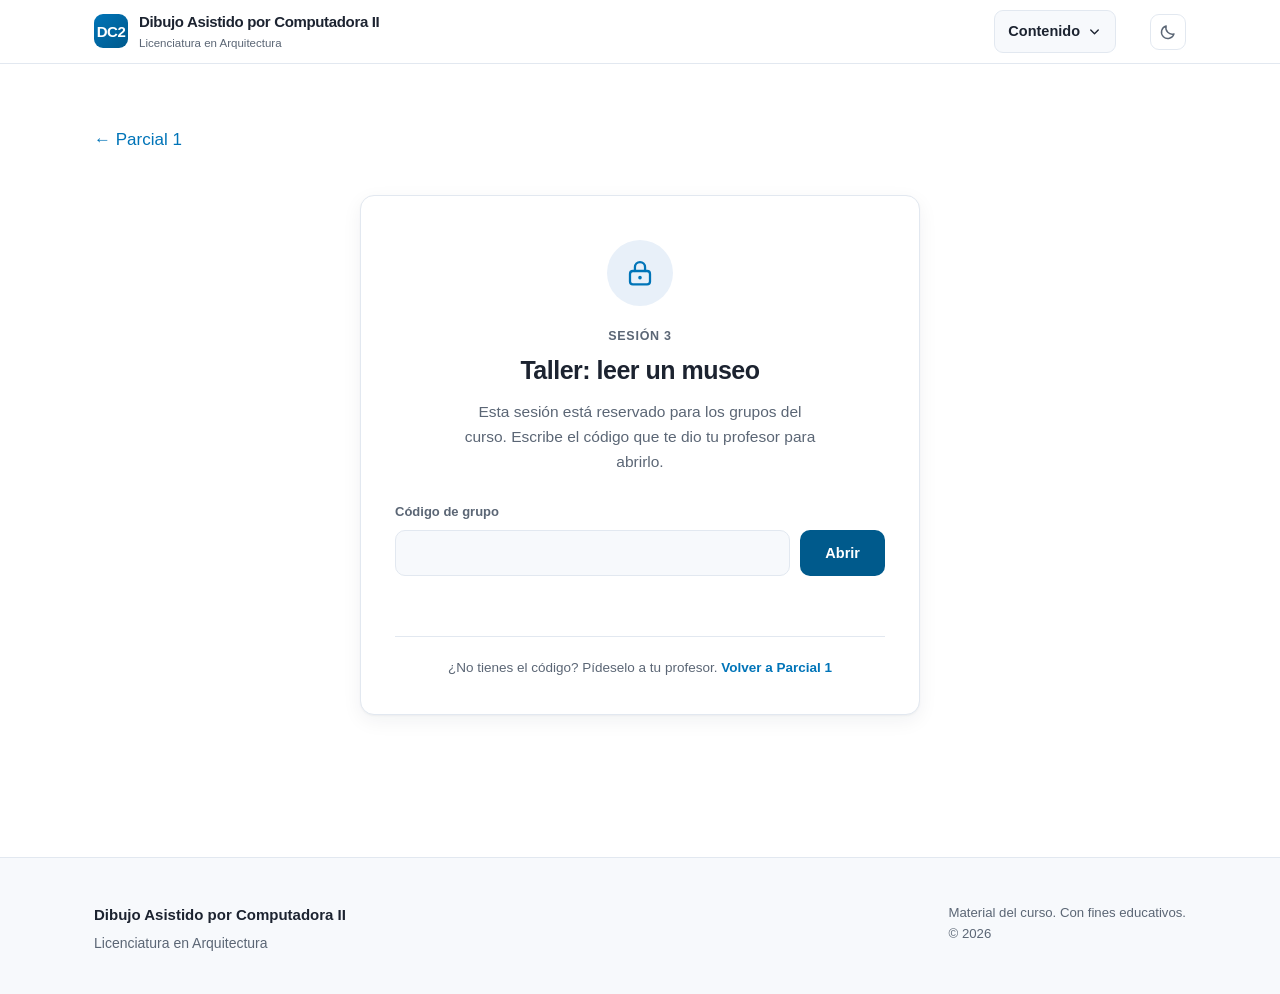
<file: temas/sesion-3.html>
<!DOCTYPE html>
<html lang="es">
<head>
<meta charset="UTF-8">
<meta name="viewport" content="width=device-width, initial-scale=1">
<title>Sesión 3 · Taller: leer un museo | Dibujo Asistido por Computadora II</title>
<meta name="description" content="Sesión del curso Dibujo Asistido por Computadora II. Requiere el código de grupo.">
<meta name="robots" content="noindex, nofollow">
<link rel="stylesheet" href="../assets/css/estilos.css">
<script>
  (function () {
    try {
      var t = localStorage.getItem('dacii-tema');
      if (!t) t = window.matchMedia('(prefers-color-scheme: dark)').matches ? 'oscuro' : 'claro';
      if (t === 'oscuro') document.documentElement.setAttribute('data-tema', 'oscuro');
    } catch (e) {}
  })();
</script>
</head>
<body>

<nav class="nav">
  <div class="contenedor nav__inner">
    <a class="nav__marca" href="../index.html">
      <span class="nav__logo">DC2</span>
      <span>Dibujo Asistido por Computadora II<small>Licenciatura en Arquitectura</small></span>
    </a>
    <div class="menu" data-menu>
      <noscript><a class="menu__respaldo" href="../index.html">Contenido del curso</a></noscript>
    </div>
      <button class="tema-btn" id="tema-btn" type="button"
              aria-label="Cambiar entre modo claro y oscuro" title="Cambiar tema">
        <svg class="luna" viewBox="0 0 24 24" aria-hidden="true"><path d="M20 14.5A8.5 8.5 0 0 1 9.5 4a8.5 8.5 0 1 0 10.5 10.5Z"/></svg>
        <svg class="sol" viewBox="0 0 24 24" aria-hidden="true"><circle cx="12" cy="12" r="4.2"/><path d="M12 2.4v2.2M12 19.4v2.2M2.4 12h2.2M19.4 12h2.2M5.2 5.2l1.6 1.6M17.2 17.2l1.6 1.6M18.8 5.2l-1.6 1.6M6.8 17.2l-1.6 1.6"/></svg>
      </button>
  </div>
</nav>

<main data-destino>
<section class="seccion">
  <div class="contenedor">

    <div class="cab-acciones">
      <a class="volver" href="../parcial-1.html">&larr; Parcial 1</a>
    </div>

    <section class="candado" data-candado>

      <div class="candado__marca" aria-hidden="true">
        <svg viewBox="0 0 24 24"><rect x="4.5" y="10.5" width="15" height="10" rx="2.2"/><path d="M8.2 10.5V7.6a3.8 3.8 0 0 1 7.6 0v2.9"/><circle cx="12" cy="15.5" r="1.35"/></svg>
      </div>

      <p class="candado__etiqueta">Sesión 3</p>
      <h1 class="candado__titulo">Taller: leer un museo</h1>

      <p class="candado__texto">
        Esta sesión está reservado para los grupos del curso.
        Escribe el código que te dio tu profesor para abrirlo.
      </p>

      <form class="candado__forma" data-forma novalidate>
        <label class="candado__rotulo" for="codigo-grupo">Código de grupo</label>
        <div class="candado__fila">
          <input class="candado__campo" id="codigo-grupo" name="codigo" type="text"
                 inputmode="text" autocomplete="off" autocapitalize="characters"
                 autocorrect="off" spellcheck="false" enterkeyhint="go"
                 aria-describedby="candado-aviso" required>
          <button class="btn btn--primario candado__btn" type="submit" data-enviar>Abrir</button>
        </div>
      </form>

      <p class="candado__aviso" id="candado-aviso" data-aviso role="status" aria-live="polite"></p>

      <p class="candado__pie">
        ¿No tienes el código? Pídeselo a tu profesor.
        <a href="../parcial-1.html">Volver a Parcial 1</a>
      </p>

    </section>

  </div>
</section>
</main>

<footer class="pie">
  <div class="contenedor pie__inner">
    <div>
      <strong>Dibujo Asistido por Computadora II</strong>
      Licenciatura en Arquitectura
    </div>
    <div class="pie__nota">
      Material del curso. Con fines educativos.
      <br>&copy; <span data-anio>2026</span>
    </div>
  </div>
</footer>

<script src="../assets/js/main.js"></script>
<script src="../assets/js/curso.js"></script>
<script src="../assets/js/menu.js"></script>
<script id="cerrojo" type="application/json">{"v":1,"iter":200000,"sello":"02b068a9487d","iv":"6ay3/LMRGgKc93TK","ct":"tEaHjkfpma+gYTYD3dwrPwvSajkFrxCwLuSvyM723q+oxexBxHT7tDXkba9JXosGVZIaHVtWW53SV6PcugR70bweSLwDH8C6owv6cM4il2qOvNlOiW6W5RInfM2t9Ev++Yh2SUTbU3++FwaXMG5Xu11pdZbRCr6G3rgLeSPDo8kMo1HkScVB/tQ2F4GeJm6tIGYLbOgbO1gcA7s8x5V2ABcxWNjAzfqv5D4YOHEDzIoGXVNyfhCx4PkkdsBdkzuoNpXKsjzVWg0q2cbTQlFknoVZMtj9x6uqICd0L5b0wsqx8wvvjW0KS1u9trj7l82WVvHe+cxQmcQNS6HlL+ebbnQ9jsp1ivk6Xz3SsB6/tbWrvqNJW+EhNFN+Uyb4zDuK0xupOr8gpoe5ixLWoP/vVTf9LC7IFISIiUkzdSrq8upq78TfiXAr6bqOmviLBUucfOqqM2l2k1+2LQNfdZNQMcYpWFGw78UmeELzQA66uQEXhvHFP/[base64]/5fa1dr8XRT7KbU+xeMzOl2FJvMdiOg/AexfVsMR50ZXpabcl33rQcwurRMryRwSPFOsaNBmMtwFRlCxSp2rmO175l8L429QTL4KHnj0e5SywV3kgkW4/G24xGcCmNgHFrgjuMtycdEwhdYJpAltKfa8KFEdQ5xoKHzOV3MJt/6YqKwzOZLsgjuGLAQji7bmZf7BUNDXtFn2/GqDKFgI7c558PsQ8CBi/odiEVaLiuZkHFYn2mJSvSOUwn4QdWbfcS7fuy5XjnJSS2BQVlLtbtbXJxOjSlG2KAYgXq8zxo2eJYIwtYfzfAMSMoSlXIq6wES3GLoFEuRNIwGA/xAue7jPqobmn/rodsi01jFylWrzR3b7bEhemP3NGi+EWjJQRyEAcUg8kxMibcJFDAUxMK/YWNiO5LcM/brG5jU1aHLtAzr8UN4G27cXj8ufuOtQ3v1yoMhtBiPLmp+wOAFsH4E1raKWNI8wvOEd8RyEU6H4IqqXCQ8N5f4M6pHfugXPSnRnS7ecAQVY5wqm62z9BI3VXt3kKIgf+gVUwx4qFnuYKpWKMRNQ/dUgwXvGQfDqJsJvODnw2qcFRd7eCKPp7zQm9KXf0fuQNF+AJ00iIrreEDyutmmSk4u2CHaudkhxI0SaiWEMrVOrX6Z0tSyV04O0Afck0ia2ECKh0b4AiiFTKQY8VtCo1WcfO+b6eyLlO8lKT75emae1UQOFuvi/MgGvR5CeF4kvdRp9ByHPOftCMvTCWV/Z/qoQraKkX3UC+ndtAb6JU5HGz1m/K25IxV/ykmGIlIJJYDBOwT/QiSqfEiqrZF9M/g1TGQVO2h3O4uzD2Vev9JnoftNZf3l0M8jGI7dJQcgUBHZVqEz3PRuCCUyLQzjMPbAxA/skMIEQ7lPvZY6Ixq/ao3OtBULbtASo4jgKrBg0Jc53Fx1GLwbZ16taM+g5cSrfXxsX3UJfbvQAYNCcy2AlL908bio1N8DpJhw9eogIBvGSLuqy3bsmK147qoNNRMqmIyUdtB7R2eV4AdHlH/Xh3bvzyXf+x9dcmxl3EVz43hAkRH2l37COH1P1epwuk/jc4lD36c9XKwREdmDqZgQ1sYRRpHOstt4uLHPnSHgUAtTtNgK1l9mgLWbcsiHom5PLJKQXuHoEkY95Gycs/1kwFUNMSu1DNmU/lYRoa3C55u/08S/UxZ2kyk0uesof6nLSGUdtl9UiUexL3U/E22BWnzcCPAu6Ozp837/hIiRmFZgiLV9EeQwFULAW4f/Sx8iyPsXau4vkEjVQOX5OTQZBRs5TC4Sm88JD5CU5XLrZg9q8C0UqT6jMTn200e8AzcD9Sm4b1eDtpqLE3+ZmxKKK39IGJkhnfhB8yZVPhRrUDu7jIgobvV3Pv88hW6T6BTiMoEzWpIY4GilDWC6Hvf/RUdYXrgRMxa4uQBc+xvEdoCyjD0AB1RvjZ19jqaViYaFOSV+graYB/duvrCTct6scLxHug4jjIgs9ovWVvjE6OKyv2ho3TazmpJpN5Hod3/dlu+ShkysVcv0wG7AETAw1QF2Oshqfd/paIjOoqFJVj33RgAzDdEP+jZ1YJtbF450Grne1E6YvL8YHHwHL0eGcp7mFooFxgyJyTZuof8capmc5JVa4znb31OSJSf9WEO9jKmzV2VNkE4bQn9PTTbaDhXU/l81/w0sPf1FAxRqnJzWdgOxW1zmVwhCI4/2zTJKHohXzEABgcX2VaiTseZq9ysY+b6irT/jt1CJaQz2GJx/HG4Rldm76f/p1cV7efQELt7N8zWHcROxuL4t3tkwqsVRbVfgfPXlNt7mssFuOQ9inBTK2T4ZpThoagG8mCnnAxYDQHo86X8U9YXFVIWGzlgea3G5zKj+gGZIw8sfNAVgZi51QWEwi2QVHNoe6Nt1O9Zy7/j3Q8y8a5+/XtvvmwpKnCwzlI6KwS8jiZyhtwLUwFhBDtjEBvqNLTUHHxn6F7hjmLyJz/uONwi90He1ZkfHiMxcBBVvb/V3d4vs4pkxnQh8fPiTR7bddcWKNmmunWWWVaiZ+3KVgzYctrEZVzcktc1ejorWItKsrzWg0WPUegmazrfnd6akX/SXbiED7mQ4pmpFthCfyWv8oJ3h1ArWLfxoCGVoyBXyJj/nPxf/NOJg931WptMo6iB77d/pg9rV+sfT6iAfSBAGG3JN6o6ddMSydbz85LaJN0D32xGj3AiJPxibVTT8qR3H4BPQqQP+vxd3jcT33so+s+7uGlnm4OjWH4kH1yHJl/bRMSFgOHD4pMOd2owp3NY+P9cvuPQ3oa4rZymJZ/g1thIp3xTV2XuCQ9m9zmBCTpvAW/75PnxO0n4ls8S0e06VzCQ9v6OkH+IxqklbnKBgKBrEj94+BWbaSvCuEKbJwnXGCw68lfmddrnfcJrEY4eZJdILx7QBCj8pIgXnvA3jLzPPnILd/wY4dqZ9VesUCnGC0IZquXQdHoJXIFqsQzQ/T1rrYUDLzXymCW2wBkzx8IxdfAlZNCai/S16fwMWp1VeArusudxY4e71tMru/u/+lvP17LRP++DROyPxNRigSXcRxbmqJSEJwA9l6pTbH7P+6upWuAyc/naS7BMh8qeFgKJ/e2IaY0KoVhiH17JAdBybMiS2D6ZDJKp0znJMaNY3gjZH3l6m6DrYIDC+dZUrIcXUO+gqC3qB6sZBGhEzRW4BEefuHcus4mSq8ZOE19p5+qK7DXkBxCOuMvIY2xRc87H5aXPQy5fyHc37EBujm9kcJYxBSvfryrWIpeuu/3SVsiwn9LyP9i4WyCis1FL+AnI5bDSMYpKcF8xFhTC8RP/ZUxRT/B/SjjJKcrcbROhUxl1ZaZVIJQo4ZkOjYkwgTZVLw7aud/XaKRcc1LGsW340d1pxyDPykXsxxXrTvaYBxR5h17IvgTqdp8Hz93S3hSllTs7+5HplwGoDGlF5y0n+c4LHmmb1bkP67Q5Uc7O7pcERsKlkh76VbflVn+WXVv1/0Nlmew6luWOBYiuTHfGnjA92YkEF0gYTyB0+yFZ2RaD6GgbeAO1WSUoSqP5RY5ictP2Y/ZaEVSKgIiFgo9YsIQKRyOLkGePlLL7tf55fRz7OO71qPLCtPBLzslER7ofTewSvkTwukqDJ8Yk1nxubia12aBWHaXfqLy9s8asBxVGAJHTW/uepkiLG0oD88oKcU+8pXUOM2cf8FytoztCAVD693Y4sWBrg2XVTFGQgoNG/Z9AmrZRMBw+4ludriijPz302bVBsEawqMILxWlqWdCFDzPppqRbdXBw6U75AvPQlb3vU3BSxy3m0Bwfo/9oUWjqvmAK8gAy0NpTdTQvIx4nIDHveLhZTcs+QyPsZf5RvWCexS6SrMzDBgPdJzDAMsiXIt7oh3Jq67p9ooq9K5X6WxRPsuF3BpsxrOwn/b8epWkTkWM6ndIXtx3aUp9usb+IrUcLRd4jEGpnj3azqre26iAwFToKNeJBRlY//k40yXGFMsLIwwkPW+fTN8c/sU4jAO4YuYSjq7zaryFuUhYuwX2YuiUdbVbKi4yWGQ0NsvieLtrZNWyajkXBYhnFPmyrJ8Ko5xsfl3U/hGu+HrOyIua4kCNdeWlQcFyErvSdWcjBy3K5SJhtWJmmI6v3Po0tPSxCJ7aTFKmFY1dkjS42gtU0ltVNXtp/880ylE6p+4axuIeIKbBeCWEONZhKkePMa1MQMSFl0NRYTPEgnm6tTBJdB1zio7jVEETVRcUL2HhelCYU/oOemjgaEvzg4xmfiu78gf9WmEnGbb8EXOCUaJYsJt3cY5VJB2TSwB16slTb5INsCx9H0SuzHRKK4mGgVD7i7/DrCj+r+pgrHp/V82T1SHG7jF/JO3J9kIdGuGGLPMAGelgtbvnaYf5gUJ1UXfYVhRnMS2XERMhV+Vplz4EARVpXTB/TDsvYbE5L6mo3L59xtfexWm7wnod/gA7ejSX56hhJD41Nx0SnvzwJTJOr8YhHc0eFXtYrDfIfeVxicN/mQgPKPLQlBFzBxgPW+x6swJxqMpthqfDLQ50TqNE3xb+41SJ/gCkwPtBK2zJmyt8/CEgBSb+qCmRsapYIZxdQ4iamPL8s/i+Kbsu1wvb53sPjfowL251IJ6qYcyOIVsnzoFzsaaiI/UoiBDRhmHAT0Garaeca4u+l86HE1A4/LXyHfuf9hkRxj0m/I+vodUrSuh0ZsztrKBUisoqgeef/aEXUYjcgbNRQ67RSwCfNe597SARQ0Ff+dKXA3hsCLW7HGaDH5mXmjJrf0Z9KnaAZgB7Ai01kz7w4pL0kQQvY1cJD3zLoF188e3j+aorTgqXPAoQ9attNK0AXlIqmZo7jlSc+j+xkP1teEOr70Pi/lxtCPdquSK7AAxEmGFth0IFGRNhg/SlV03OLAAqmB4x7XkjyBa4m41yNZw0v2q9Z1FQRWsJLxT6h2dZwT1ApYzYwQeVsk6qyFX3qtLijA9kiIekZ20BxdbYpffSRm91v/NpgJwhWQRsvSwVfdY6cbiPhKa6vOmcH/O2/r0OSeqorM+YH5f4PtqfYuWwRMYAmnsb9YnLRO3FH+9dD6ZIvfmmjRBGxHkA0AFuRiI5MztE0N8ZeqL7La5KMtw91sJdjyLJmbcyJwqfu1cAxYRU0sX8qvBtKTmezdOnppFH+FyL7Xdlow9+IAAFBHFx/NqCZT5SHzEt1XsV5EvVHhiwWWT6Hf64zeG22CBHoPOjTFELVtZcr40X/fBelmK3Fa9mjGaVF13IgVnOHI3lM6eWXDI3S03VEcEf7JyGOOChpqsPwiTG2iNlSp2PG81thTfc33C1UwdAmkWmWw0mzlfnh1yXR6RornDlbfmKzSX13RvPMFRgxNq8XsPbDgNeUUylD+DfwMA8mPX/OS8T4zlpRi8LSD6Inr4CwStJgGLFm4vu5k3FMds8xyUowemgzdIIPMhZdp2KTU9iMAFASIjV7PoSf+15L8z/cSuY52WphgTDtDWJ4Tnw/G30ZE3ISWxJ1dTSXngasO2hJIWuPBH+1ll0Xcbt9Uzpsf/AZtDJf4mb/TIlq94r29DidUi8048mQdxAGveCoRioJY9OaHoHb3aWGv4Kb71iXmn4Bxq/mSAZDEtLJ0UPgFDT1hJlfWuF76IJgbuHlZRSxI9ouDIcBqeLWrcbtkimB3juvtqqQJ7m2uuonS4lbotn7HErk4/hBtLj5PrlAihtxmsIwkiHN0KlGXbhCQEz2jFzlqjXoBvbpLDaVYFPXad3XdzoSwHXeHzdvVd1RzZBb3Ac9dcJBrp82DgFBj6lh6ThGXyI8PU3sIvC+i8/btA1hQh1iOcke5RZtMeYv8UQF9V7tiYPOt2rmftNieTqWrDyuV2CRq3MQ5/9LzuIQ7s3XxRdfDKpBzFxl+wnrh+XNh6fdqI5TkrGvzvR46pA7e1SuXqA1DCLvsLTZjnd4whZ6a0Q8IhtN+q6k5ind14VMFmT0HEEpHtFYU5kv82ZEMHNXrHDYui/gsA6BUjgv03FnNrgL5byMo2pxWMLsoL1IQS0I7XqX7BuMUuQ40Z9KlRd03N9LpANweKHuJcjljyJ7PMQanUs7iOzgb2GQBL5oglIGVUtTXMttjKCOVnFxkcA7nifolwc10mrXjsBaAOoDIcG6IEMVeMjL1pYCUX7CJDtMiABfRhCh2t50c4v+MVnR/pKUGH2jlt5ryji615xt9xcy1XYh3toD25OIWWVUU46WKJRVCR8FBMfhGn8Ze7pV4Jbfpde4JWYpaCy+zC+FsQom6wF5RGIMQQv+75IcwB0v9/rSXSZx5j+ctsaepCk97HncTbDFsbBsSizeWBMoMTyQ2VrQrHhBq2GKcMFx+2U46KDbP0RF31Y/M3cQNuNfjYg+KXL8x1YsCSqvC2xzIcf9FoMkRHuFss3S+MeJFlN9/15U+9Z7CMYa0d/ZASZAq/3tlTBe6Ntc93eur/XRhA/CVFr2uCchJ/MFu4y0kO8ngQ7Ly8fu1ZwzvFV4zYL9sDjGJTlJQNLPEYHJ0FRXzNc+u0miWUXr8U0Xr6Mj9Zorrkxh0j+QBxoQgfdjR5L3J2PGUDQirq3nmbRiNLQ0DWL2ODLLSt87s29soncZ2WKQo2d10XuS+VuNnV3ejaEBOt3Xt4/s0541ty9+8+jKptRJ0R08yEhdpzIBKum9FJfldYjH+Iq7szP4DP/qntGL1ZIvXXf0xjqYeG5Jn/r9wkjT8NtZG9EDaQf7Q5wodKvk5wfzBL1V/HMW9R5cAKLm9ZZDr8THlkcf9wkIkBk7upJP/sCXHOVC3C/NmCaH7wQ1+QjCvvkPzKxWzW+RUO3DGIErMGsfYsnRdXumeljS5WrUAj9epjWJVr5pLf5R3j05ywG7vUjPKFze0GY9ube6Nw+lArmGnpgmWW+AZ4Bt5da9obl0AwiRrncNWswVAojET/z8WVUppQ1agbs9+uroIZyPD5NwZZTc6GnpNVlZ8WzHL87zweZE89THh1vUjFDdi0IEKQMTholny7dzLKOZbLDDfjE73Dp0hTBeTQ0TdazW3HS7SicCZtfyoGv0ss3ezmWhdwlZ3Hoi/zgKctBpHO/mTPJZo+twr/4pd4yfYHHsQQmi1vY5KltcMLm+JL4ZN3XQEWna+NL4aQXe+dvMafxkG++PxA7Iaa1sE5b7WNDtUeiE0KgeLxNlFsbI2Q43rym94BmvqV/0cgVIajgIed/F4unIF+rqXlToRfzyC6vBkcmx72A1S7yr0bPTkz6/7+vrCLmJqLDbVfbM/lnzA2MLaRx/SigF4orsfKQ4MrkXMMmTybWCjrv3lDfMSE7SONfaHFg0klohz5fWB9YepzpqNQLZgCvN0lLlg6qciylAYCMibRGdbLCNNPw3lp1ipz7Tt1mlPPxvwId7dOx9FWUqXiIU2846KdiML5C237XHefpUhsXCsRyM4lk62O4j6e1d5dDfa/vWsOrnk5D//UC8WSnmzW9/OBZlNlUk/LrqEJXG6yF7/4mligPFxxGBb4WFzwxWuTWrKwDTvhRN2CCjsLSZaAOpBZqdG7+5yJ/4FCSFKzfj0jb/EVyTGV/NY3B8PrYSWfOdPEWM63PQhWqf9XjC9keX3frF8usBaVRpW7JqfqJPi1mGnKp5A9tnHXmCfJPABsGtw9Aq4lShfY0MBI7W56Bkf1YLYn7ejQC3j3wISP/IPll7RthF0I+UsCibg4JKYe2+YElqsKoeRwGVQDghU2mngDzmTbDfO4Hh0E8DN4TfV3XvDpFF52AhEwXFjDGvLr5enBd8kSOwMjSwBACWoec86AAQCLJK2sBZfOKl92K+c6exycm/Uy5BwcaH9cQWKGyIKPLz1aOw08sz7mU8sjsO3k1rSUT9iEuFlATMfCH4U7BZdQiXvUxHg2kAwMkZ9RBJjHMDWO1U3aqLa/Ul/INqcoCt9Qi7bLbTEobiTn4ooYBeP0NQ0Bg5InVdDUE83Kmr+AUK0OH/bD6zHK1Ttfl0GsTt2R3iwA0NJSVLvht7qIoLvxcy3a3TwFN5dgX+jDxh+Txa81pC48faAIa74BdNR9NgnMYbV+DQw2y34hDhP6L9hAz/8rtFSt6au+XF7qabse8lM0tBf5z/cXnxOWP8xYy/DMTlrVej1tHF2DqHFO4PbE492xKDTglJaUORzv3942TLP7XjyiJuS5kk4NK31/WQCpYRIJKS6K53hwvt1J930d/Aa119pIg6vu5BbfAvynWEjiB1ZDKW6BB8VTElThtC48T/eDVYuqXKae/qMC5dhYCZfI+yp0xnxU/OvsmbfU0cj944/Uk4Fhj7+KdAUwIk/pbLIVtNQi0+IB+fYtcx1SXI7KvpS+KCayx1yX6ZSs1Yz9t9N8lQ34onMGKIx0ZqX4I0Ug6tvRqCgh2xlpJQH0AP4NvHMKL9EHC8bc997azeRV7r0FBkl0jUmrgVsjiEtKB9YaUJ+p6ip1TmCUhaYDtdg8GSp97Qw/i59r5WCSfcn4LVrrrNGPnfRBiY+AmWs5Z0sw4Dt8LKaGEuFh53EIIut7hgZbhELz6VHy4jYWCYAxeth9sxPY25fk9ISoZ3toXckiN5crp2ntBDb/[base64]/[base64]/IgYeJrlvne1R7KZQdNVSSCouH+yzd15zGV1CoFxPiUHPXU2TlRzFNls+b45SYOmncN3VV49D9+eCdYeuwNnKbuaxDzDJ/wjlUZXFPycjwKLOd3bN3KQlzCWhvpmvwDRO98/QeZ2+Covm1pmg9nJbhhlMtlTxjbcDzzQscbY6DbAQjqE04HO3catn/uvKLic9NZoJd/oInrd0gvCWNlyjR7XW50vcSsARMdjcPKOwnSTXIuRsReUqrzp7QrtxxjPVR/xEYH0Jk9Bw2cEeGqpLT+PDQWukcrj2ZOWZtKoYJne8YAgcj3nwZ9szb88y1DLXbBFF+KmeMBJ147fFc0BJRM8lMY7z+0+6jo7hjt7I5SjUUsCfNCgzcI0wzBNwIiUSR2/QacuS0qzxodHumfu6SqIk1qq/V+Sr0RQmnh/QGZmxJG5HWndKSkNAza2H6QEDVTW6aVn3u2KjDoy4B7uX3n8D2JUCJhQOpYlNwtuQ1satDDUvxHh+/Wg8pADnm3RCEDl9NAdHpui/O+V7EOPFM5cNPPlunooxklDSAyT6DIh/Nktpu7rz1KcfXMPIoP7cwZalLebU+2Ue5qys6Sgwda6OWdfp2Voi8xfA8eoteUyf7QBla4+d/oHVQUIhtcjVlpRvhggRRU2GCET5IJGAN+I6W/q8vlMfnondUm7tx6+dEYF7S6Rm0yG0vAmEmOveyZ3t8mjPLNXpQpDiohIerhldLEq1MRekWp7n9KQz6l2mSJFAbGOKHsYBgD/l/FFujkvWUNAdRbgtnorOsfSQ4HdjWly/TjRheLRklmnh6NYjJsYgV2MaW/4sww1+rDpXV/[base64]/WSxFjZ7Xs9shqzZqXYy4Z1v9lp+bCsw7lvX7KuU2XLL0G3+UmPi6GjxSiZp6odUJXUpsVEzp8b7pb+8kXW/E7nNoXP2kFUVFrUjliHAqTBW2jtV3Ck5aEXJHRQ42n6CbbCxJtlH+wIVQ7OBtzmmPYZBMf0p70dd8Kn9jmhjCaKgdRODp/xgiYFFtHMrU4aUEGiG3xC0oezb04iKW8apauXhToBQv7pyCCTVAnu9TDalelAkRMQznK9kMaL7DcCFF9hhq4CP0WxfcB4L36Sjo7mo+hZl0aDHdCHE0WlzduJ2fELoaA18uGiF0jkj6Nym6qecw99jnKgn7AAnNQQbBMgM84oBSTMukVGp66YnV423FPDznm/fbOlMHvhttlRsldADCKnZh4oPW1bSvnC21dCmoP4TGLuAww1oilf3VwhhMiz1jrcwwqGBghR9949r78LlssxSkgoOq6X7uMw8h1E6eD9skemn+DXi2Eo/BcY5nc0KCgp+HXE49XjTZJhHq1Yr9BkxKExQXTRWSH3cOrB6zO0pDfS6fKVlA58fQuXnrCj5pIIn9aME94QNUGfjM/ycITTvJkXdw7TzK3EDrTt5AYgLQO4CpnX7xw5sXl8G96NuK2o5p2a126BEntfZblMlQgeHFRpROygFwEr+TbJPLa1BDkmC3Dq/uU0VI7WP+TExTKDGnG+EVp1EVFTCGf+JrJ+QWYM2LicJOoocSwqILum4AlsU255u+GzXDOa/MeA3rBHPoAFF4MM1Kr/SroWWkYXYGZCMRbvBE262P/w1E15zkGU0GRf9eAD7QEMrs1f3SE2FIAFaMEZMQ1aDptBVGst7M9nR7YjeS0BW/PtUU8dyveXM973MgkM0DhHmb7t03cGPa8o6qhV0g2ZzaOdpIFh0esDyVD1+aw73HKcpLENGXg1xq9INDmiu0Vg4J24dJ1g/HskiEthECjp6thSpr0gJhd9lI2OWWSfPAnOBYSLVnrFph6Oo0qcc/kZtjtSRuyRhI+4Wan6tNoCBidu8/MuFja67U+6pzsCLtcwWUB8zZ2j6/IaM8p9b2CXGtFZEVX0dF9TIFlkZXjaZqxANtimDOOKf8Q4wWJMO8UbklCrM4ELFznF43bKvWdWWnwdjn0my5agm1KZJSKXbTs4gw5uofCKXmgflPcMZQIQudMOYe8brX4QSA9K7lkmyeXGn0TjZfuOLLoE5FKxBM4O7kG86EA/H+eg2V17khNsMPQXgfxPRdAlXOEzcBHoPtMUU2U0hCjofLAQqS2GM65kFfuN0cQYrn2h5MVq/OfRilmubLniZJNaftZkz6m4oBHcpG8oyest4dzLDxlyssxdh0pEkEgZ9Xk19U9VgL44VY93UkLng5Lk+IMDtC+sAL7Appq4MiCsstg3awq3hxF+42SgFIy4T0BzcKY1bqFYeTq+/UcMm/F0BDE5KmogNmSPXdfpM813YP3BRDokxQUYPlnvgbtt4KWgf+tu0R/SOqJjaeWM1gXHlvx6kpHOChDA9Q+VmwTE63b3YocFz4nBCS64NoCTq9FiSd7VGoIFskAjs7Lo87Quh1lpTuucCO1JFg7+71UScOz7XSda7bQQItOFG+K8je4Gci/EWEPSbP9CYDB+AGBp0aH6+zwiJeXL0/I4K5f0L/e6zjMWCZo7XAV9E16ORMN8lFcvck6O+zEXfyXaxq2zMwfbekvTTTzy0V6/OzbrBsFZBUez8URQ6y5pCU+z2mtJHsABYJoPVa5RY36Z7VsuprAajwGUh74kb1eEYjpIvdCRwsBaNBXqnSXbzDX+sM3FU7yYkVfiTYBy/X5BpMTgJIldUhF8kLfupx5o3QN/tlVCfOBFzgseRyiSzEw4rAqpGxiAGlE7cz96PUrriyh003okxWpsoK1m8yRMylXy+9pKtRfHW2yt1xpTcyy/D8+xPD8T0WJCkY9AdSOzLJz7DinrzKIaDYEP2FMZT9tDIZSWwp86GpD5Gp6cVrI6mN4vozOclhg/crcmVfoPThaFIiWQ944SdJbJjXcR4aJNVERkkmVp9gv4Hi4OSDEPoQ/yfUf+1Y28If2Cp9thmHYvTYej77KkSrmjAcpCDmWyXFG+VZLehvZYoLzx+8fOcECVljALrrerqH0hKLidHL/ke4RBus+d7THOiEE4EG6HzAByZOgeBEBA/PfQVFRRby5+tD2w0BbevB76eT/DB7QrWKjYhBB1sPsadZm3ZGUlgvcPeyfXDmZoRT/1yWhMzBoBo+gkajh5eu+10/kgz6wyZopsdqr91VzJKzT1QeVFOJaiiaBIvesHHFVRddNKzod4M/9rDsOm8tN0b1FIbpYZ1mnEbpXC/h+ZAl6LXtEYk4TUdwl6ZaNsb5TG/[base64]/H8efkulC8m/UpqdG40/oi3eBIyA/10IVfg5gWYIn1oNSqXwBKFCaoVQ9x3ZWwnUHLIZEc1b4d7DYUqNZwJM+QPc49q0aBpFmICLxpZf8n4LNheQaoi86w4Gig9xImL/LlwTc2b8wD/pIKuGgjeCoAuzbxen+WrLj2d+N4NnyWS589CanNcSBAGEnOvxjxjTIAQ0kUGuSpTL7I6texw753piAXuGhgq1rucpzGH/[base64]/c1ka9AWWtuRpiKR+uyKkQEgv9JPs7tJzwhXRBhHaXvuMaHVUvWGFY5U32rXJT8c/[base64]/ojbM7CZ1vGoaJdr3FMZfioyQ7ex3FL/[base64]/k2Ugee/7GRtDM2QXxnMGqbTiNTD6gwdmk1SaY2YYCAROnmFGniNxsh5uwf8zKBPF+Mql8XXBIgdVzjlTW6cx9r2ZI62HSMeLfTLGUJLi3Nr5cM1Ruj+2JUOH4wClnvRG4/GbYw1t2fsiX+dsOtatDJvqsLqHQbfkzQ8D7XV+vEA5yYCIm56SMpcS90W4gFDhKWA+QU8UjGyjFKbn9KoGYrO38z2BdaUNFYCpj9/YcKkihpx7jGPfgYqEqobsR8wwsIp6DrelEEkFBRtT+/WjjH3vi73Xlvxhmplbgt2mGRvUtOqzPQayJkQ08EkEz/aLGh2fFFIlliZkHH6pDlK7VFt0L/S4ZYQ1S0pab5bUml+CMu9g1WBO3fJeVGHcYqdTrgOV8mTQdS1zaamuGjyz4Qwv5LMX2nGxtaZK7WfKsiZYlYh5hLQF63hfTPhzdvBfZ/eDhg5+roduc4aENPRB4XqyK0W6OvUJq7AkmwZdVa77EDQ9QNivwdmwC4N5BU93YHy4xIlZ0QNCQ8XsshmJd5LtCkJ9diKyP5blW6DolJj9tBbu6Ad6U1JS2PPv+dBqfWdaTitvjgcg3znsKIp2VEdra53CBFYZ735MRAUA8YjD7H6lMM3r2/q/XuCo4kYuJMH5vLn+QSJLCJ0sjAZjFhYVRQXf1usefvl493HXH+Ww0C7603wcUcg4+uGIzg7jROqXMmDByguYbNLbFDGPWe6gIpLEVYHPBotgRYzt9jo1qxtpcAqrOkEGX6WUfHEqKbl2bwqn0ssHprphkpMQdNqJuNQI6TgFn8kL/tG8yFxjVLBbuudnl3CNifoihktA0y5NpU4jiyhSz2swcYLhiUkoEB0/73Pq5lbwXzqWL4aNQ6mBk+JjCDkTboyOHv8DJ5N8d0Dx0w5bEQ/IcvSnbv0HemfZpjl89usKqG5unuKQX+5wXzSmTpP0MfhoOh8cjbDZWqm/XNDFcnQuVO9jByrFclzS8bObh0nn1VZzf5GARtCnbUWtKTeNrNIjoc/9MQEPEES0XL2fhEksd1lsMNqo1AnPFi4sTa/i1lQBo0oBffXmNcUq2G1UNoWYu2/FcXHFfXMwfMzXzuTBZ3R8RwIDCQ/SjG3FGQXryB9whCJeuhLLHBz/MNqKTHIoAnX7RIlE8iQdwwPYhAak0BCtDCFXEk9s4XM2sA1le8lJ+fRnXxK24+MVgeAGj9VPIvNp74ce5fgnWBnK+AyyOQfZrv8lZx+EdQRDHBlDb17wiPv8IYWrwc2+jeDC7jmutjlytQDW3MPLlpkffWSyX+qbVRJiFoYdct/UaO2O4nYPNvMOIkdv0mgNN7hf8MGld5JZYA+IhYxU3w875xMsoElGAhmpUQF3WUydG11MeQldnmjpMBlXbQa6+EJjyE0fQoe3eOKI2PAhzV9ZVmb0g6/Qji8TJnsrTBLXTdsyzjcHqnUkXk+CX6SnkgatUgWeHmPZpWVNIJS0pfpzTA1kaD+RVGztl//4eIr8pxz3Qa7/7UNZAC5Y+2l8WQWy6BaAaHeU14tr915aGuGU97niSv/3kEfMz3k4Imf6+SON3sWOBsaeH3erbnImzCZ6nQqxE1il+2/mQWehO0vJJHUHlbjIMetyYISoiAYQTb3MtNoL55za3EBQhcdBVZD6wQALqthXgsjpJ2fCeQvMLbiXnC1xpyGEqW2wEx0X2pnb4ikXnoi9QlKxUCVtq05IiZaQ65JGpaBsaHrsq9zjY6kZ2GNtGn+1Vqf43V8OK+44MrKZExD9d7kq6GR9Dwzg8V6r3lijQHYNNyx0n/bjFr6SsGlI2+sKA74cdSQ/MltRvgbr+sX97ZoYEMnwk66dJKG16olqUTeBYcYYeFow0LwDOyoLOEJ/PwsJfOjuXmCLp//uRftKAB4/c9osCJWDG9XPQ8/F56e22FHq9fUBGbCN/+00OjN+SN5y5qN3e2zd78B+HsLG5e1YOCtWnGtP2sRzw8sfAApoEmdnxJ0/0y2R//Kmr/0dfPS95UHOlEb45dRUjmzcAUET0I4/utNsx088huR7nBcKtCbSWLC2Tiah4dZ3WuIBdtBM5lSmUwuERaKPnOQZTMrAm5Uus7nf39/cUop74fUM7nXt8QQ2gam5Q/uDuPWSURlpE45TMsASM+sOw5c5AtQalGqo75rFkY7BLIHInpMyrPsYu7vkuRhORjuu7+lPSJopPWkFY2sE03Kxba7vqGC6Hb0PQCSJG7Sa938cd2W/DpnRb2XVpfoariUuGrzDCqNhLOgMMmr2ja9kbiLiT9WIPRL/M+a8JmoyJSCMtZQ79rd9+44NQwDRmYoedOq3xBgctGXOM5LGLMA3Q0o7g6RBvVkjbaibaYscx2rVgcPuVFHPFaEvwjEkMs8ej3YFoG688+PuNbXIHVHm3NqJt49ITalHva4m03D/LvEBNKFN1wrw7sAHUQ/2BKDu9G8jhZcQXvdsOYHAz0yEafkQ1WWqHWvxfgHVJ4fvuxvsXOx35EsfKaXXq2o0c9cqcYHXajG3gPmFdTfbDzxogyw9+aTrlonm04UUlYEL6R0XKNTleAPc8AzPTaMyAxzwNjCSraEnPP18Br6vR9VlmqACMt5x/7jWo4D0kTOnwfNA0LeyTCDJpdHD+EG7tCtX0Zg53Rc68SEujMvFd3cWirq5EcVStmFxYC1DsiwLRNdXuVu0CeMkMCuY7O65W9Ih8kQzkQtsoythuGpzp6wGCKVrApBW8249AlfZFakQN1rf94FvQAKmykzQYOkFNiJ3RqRFNI4B2zEpcIQu801/LqqU7G42RaX8iaeYMuOG7B+iMPzon4BAqK2Kj0McuNEJp7h0i/yjlRX2t9IEf2OEtf9GUIzO6ZhHou0Jn2Izt+7+N+f2qEdXAIoweXNy6gqFFyvEesFLDNsZYu8K+eV/TQcv1Rhyrhd2erY/LE6Gxdf68eXb0xcBhx16WwlMfhaIWVsZCO1f+jRblSbxpvfIkYyYSV6q85XHhcIYOkkJtUzDgacUjYj+gq+XeuXDufR97UDffHN+AKC1Ups+ecAqBt8sEXvenZ56Rn0roDa91/e6hIV+2ZHGTciisLcHQEeKJrkCw4PrJN/Gvp/J76bILYVTzjP7QV8S418bM+t6f18WS+qImupNuyRtnqZkEXdA6wFF/E29YTNA6na0LFjNFTnWuud6US5vr9rhupUY2mDMdjRw8KnpaRL3vRdLWuxy39XuolCSzwAAGzNWBweMBSjkw6Y2BflJpiu8yVkRqpiG3i2iIGZ0CuElmuEGVdlAIsuKxdS8MZ/vrpM+yeE6SGa6QuiMT8ZG2pSlwOMuuDRR0kcom9i5MiuyIz6oHg24blBaxZSChi6UiFzrCPhGgDjbjUopIvGyNkQdT5pRVmgNDHOaMK6gN7ymkgQZCE/psIUS172eimysHpv9HdfJrKOGR5CuPCMFCTS7R1O40XHKm3yKzuNVyRD5ZDXHEEmN7TypIeSLRGo8HeNalFOV9KvHc/yEP2kq+uwstkjuz5OOsqKBXrUKX41O04/9onMqFhbYJ2kEPl9H131hB+fMxfwzKnJyk6RGKG6jytROh15DaO2qkP30p1Dem9OQoOSB7BFLWniEdneuAMrsMgxzRRE1LG6HpU1xOua5e+PVQ590OPSx4eqxMrZ9W8nMx7OJ92p8vS4Pji5Fslkr1rZ0n/cuFPyTX85wf1ySMFjNAuf27kPW0dv8pIzOltWDZOB7rRvzJPpaB8bHGWYLhjGZ62S0rsAa3kZkcMNP2gQKbMARh6dWOjRfuTQUmcwqfYBONWP9bUxQSaS0PJIUtP3ERRWjv1913DbM1TWzITlqzpVLV2NYAJ4ypZ/zGkntt8liGOvq4v8LLFGT/OPlrqZVmRiYHuqQ1bHMtGIrs/rX6IKQYLf57jLPW46UESkqu9GdErV8MaiIEHqDB9jcj9Ecc+KFpLxL00gvwLzxSm6EvZt7OUM/31YfLMoxb2crMyp5eVHY/XUA/fgE+1gG00XJn1Ju7JKVTh9vFUzN69iPRtLEBCnLToxjqvdDS6dJVewtfM3S7IPz2VJeQRcFrYMRfidJFgs4EjuQzqCE8oyCe6PZuzda1j1Oifz1V7+6bs+uyuIVLoZPtxyzkVybM8g47xiHYd15REXM+gk+JO+EFvdd/Amq7yla4R7agznbPyP0HfJiqmBqhsbqa7SvOmOOKxrue6GkAmWp+2ysC5Ak/2nMNDoSG6ayRcILLfzzAz6xbJVc7jSTqT9hlckPul+KmtHjaXvzsH2WR75iqEz7Mg5hg01xIBGOunxSdjME5in/M9+wl7S3RCdNiUNR3eUk3ZvWniczWBQ15siSvFbHxQmnMxvMEIDv5/Lk2pwZxxYXFaXopZvC2fwInwuccBC0HH7fNJ87LfE9glj6YnclDjx3OhmZiFILD1B6CUFX9V6lTmH7iSYJYcFsAEr8r64h0L4kvZz4rEKTumHda0zPzV6b3XBwQYqy0Rh8QaOzioGgLBglU+DoAP+jvTHBvqVCQS8H1nK/NZvO97eYWkIyghtgDitFFwLaU9XnCTRWDIcsVrvHYpfi4pRS1Gmmn7dtIfy66fzw/lkQhUi/tsW6jiL4+4pQMn9x+mBWYMm4Zv6uK27ILJTvJbrZlhJaFucV1nvCsbtkS6Ogm1zeh/uJvcuNYaj4JNRiG69aGykH3ZsQEZd3Z2b6yBWFPmrfDAiFoE0qs+hVQWURgZ/sL0cX0ArgdveKlAjxYLsF5WjWCbC4Cwy/oHFDdNkXCC5Jt1uIXpUgw8t5Yx4JITQK+x9yuSdgGD2/sLCdZcWLZMDItTZRIc7hWj7zNihiBuSmAjc687oK4KgsYOVg1ASw5aMPjsn60DwnUyTAMGaTM1LU6XN47yIy8z/di+jcv5+R/udTTp/qD4y37t2XeQecqFmex79+sYySaX1HfMrFQOBxoxv2dLX6c4aK7QVLushSuFCw0uMFiosPFxxIet/2uu6BuUs22WEHyEiELCOqTX92tU1pDgHtmT1tpz53iufbRdf127qikCopasCxtzS2ja93s2WfBLNCafx93HnBh5BscH0o6iurzWox/ePGBHbn3pTxtgtm9mvSFy3GGh9F8nkE78v1PTqG7jMzrFPOMTW4wCiwvKDsVVWyCJEKDQ3WWBX8Pacs8BK32jtnsMfpmhyDJBLwjk0/0QiAhZB+S/YnelDwdpQ9rbFpNnYQ93qbR/ZGiexMwHFQZbI31E/P3zrW86lSK0YdzsnkaJqqy8X0pVxRj8SGw0sPBoax0FXlHpC8d1wNd/[base64]/05sJ0W90DAVKF8JA/ejMccL/ao5HbxljW7rUmQWUnPRQpqSzJz+Rl7hLNB35Ca6g2URrPhocBQix+PyYfzo2cDXnJUXCtnNdwKIRYv5fFmmjAh+beZ25HFQwvqlJFqnuCDUxGrNHuaCqCbNu3JqiA4n3jKPsDeza0J357V5m1TqvUG6a/yuMMz4G24coct6bayxQelbvBgN6hSHSz0TNZ9reb/QsYSAj7ijrVFCHJbAWsbMld7j7AFrxogbwDJNtchNqLvghMj2FeiGNS9h6UvoQaJx68f4b8hQrTWO260OIUnF107mo4A4mTrD3U9suivc7yKNBk72ZJFk51LEnBa9jDbVaxU3alZ8/iDgGVfu/7NMTRBqmTVMxnHmfc+17c7VQn754dCsrih6hoBq5D5XHvS/KjSQ4bPha2ikEiiROdY63RBmH7+ShC8mOCxuhf5KV9fdmQPh3PdLoIYh2FXX8a4mre9CpzzETZPE05rEQDUY2TET+AImlEAASmuRvT8QgsCmPtdrlz1POEgBFaYBjcHMCMP5LJXJYW0367eQgFo1lJ+p0kFNeY83YcdWdjLuSPZXKGlQhoq+YT4MSJlfe1w/gSkFLgMvD8aGhqtOrpMZH8uwSA/gq0A0pH9Q5U/H7ppJFPLDEUasqH4XSUw+Rk148EMj5Z8v3L49GjQ2LKFlIT54fZYdJPlvE/qjaTATkC0bV7Bo78hwyKoIHwzqul1WVint2nXFNslIO2ts7gBndNEr9qR46w4EcawopAIg/LQI1NKpX6qF5nE7jFc5T5ULWXJ4GF5iAlg836oJd6un6o2S2Ors+twad6W/QAiz4GB0Vyc5K4Ffi9Do/Vo+97PKNnXvC/vPIYadrlyTLY9Xe46l0anW+dYIYp9SR+z3apRRYFxKEVgq6wk9IqzoFS+nYncIqC/R7Kpa1pEchlsCmF7/nfSjiJOGLK6ijlWeelH1rhIjNHQjvBE76QlNm+zAeZ9vvoklmSXj0OylJXYMX2MFRa0Ll52IkZcs9zoGkZnddiD59OxLKWqT5rYthmonBa5nmS/WEXe94+v87LSZvcx+EwMVLFpCQP/RF7EXr9eMYgl9g91F+Z6sJLbJYamo+9USDTU/WXUjr02ZXCpEziQoP8gdrLI8SwB5UEWDaBL/4NWbUmZA1YBHYBnegwjACZ7NVMwZCOWSIqN3lnzfb0FQLsJShUhyvRz7Zv/xjkRu7StYr5cB6uP0MWNXt7W66wvuqDtqYFuCVX9/+rUaRxVC08+2jp2MX4RgmfoZ2BkrLVLWc4hdfCGDTFee3JC28E0hfnOZackhkU/jsp8gVuHbaLN5Omo1+4NSUyzaoamnIbA5WiVDny4Nty50YhrvPkgSUcp3UAOWi9w2w6FaEsO6Y1AyLj1G5ZQ+f4rB07CuDfyhCt4TDiL+9WGuM3GEdji2aBSyii24+TQd+2Dn530tR37tyuZtDOPUq/WYEh7MwLi3bIUTbsOa7vyQ0xA12Ew50a4pArEfhG8GyJVHQN3SGi/hVyTCDwErJzrQhCvY7e1IOcWloj2L0f6L5rvJL2nHIlMp43sQ/K+I2pRp+9RI2hnuTVYmrU13jN+odsPaDVatXxjc76yLYmIsqJ2eU0gkrYIRcreAMjIrEd/48E","grupos":[{"nombre":"IBERO-A","sal":"BRuqHQfEMRUdqQVvm+IJdw==","iv":"7Hk1ei56wR9tbOmB","ct":"z9TrrJT10JBY+cVELjfDHvDEIroJTI0yclSuj14LUSrZp1GNsN76Zbx9AY7gzaKa"}]}</script>
<script src="../assets/js/candado.js"></script>
</body>
</html>
</file>
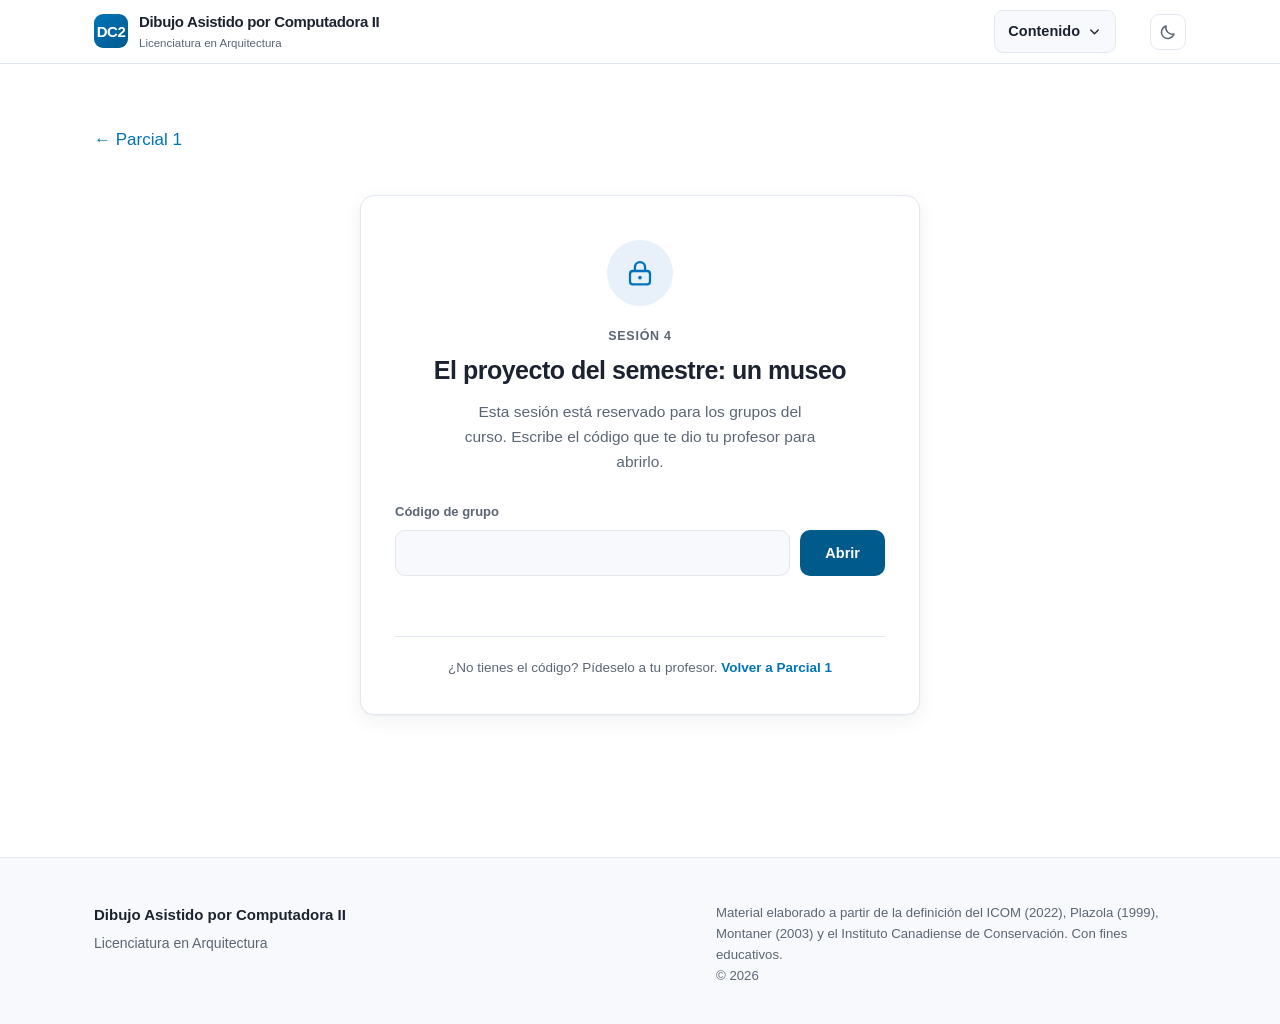
<file: temas/sesion-4.html>
<!DOCTYPE html>
<html lang="es">
<head>
<meta charset="UTF-8">
<meta name="viewport" content="width=device-width, initial-scale=1">
<title>Sesión 4 · El proyecto del semestre: un museo | Dibujo Asistido por Computadora II</title>
<meta name="description" content="Sesión del curso Dibujo Asistido por Computadora II. Requiere el código de grupo.">
<meta name="robots" content="noindex, nofollow">
<link rel="stylesheet" href="../assets/css/estilos.css">
<script>
  (function () {
    try {
      var t = localStorage.getItem('dacii-tema');
      if (!t) t = window.matchMedia('(prefers-color-scheme: dark)').matches ? 'oscuro' : 'claro';
      if (t === 'oscuro') document.documentElement.setAttribute('data-tema', 'oscuro');
    } catch (e) {}
  })();
</script>
</head>
<body>

<nav class="nav">
  <div class="contenedor nav__inner">
    <a class="nav__marca" href="../index.html">
      <span class="nav__logo">DC2</span>
      <span>Dibujo Asistido por Computadora II<small>Licenciatura en Arquitectura</small></span>
    </a>
    <div class="menu" data-menu>
      <noscript><a class="menu__respaldo" href="../index.html">Contenido del curso</a></noscript>
    </div>
      <button class="tema-btn" id="tema-btn" type="button"
              aria-label="Cambiar entre modo claro y oscuro" title="Cambiar tema">
        <svg class="luna" viewBox="0 0 24 24" aria-hidden="true"><path d="M20 14.5A8.5 8.5 0 0 1 9.5 4a8.5 8.5 0 1 0 10.5 10.5Z"/></svg>
        <svg class="sol" viewBox="0 0 24 24" aria-hidden="true"><circle cx="12" cy="12" r="4.2"/><path d="M12 2.4v2.2M12 19.4v2.2M2.4 12h2.2M19.4 12h2.2M5.2 5.2l1.6 1.6M17.2 17.2l1.6 1.6M18.8 5.2l-1.6 1.6M6.8 17.2l-1.6 1.6"/></svg>
      </button>
  </div>
</nav>

<main data-destino>
<section class="seccion">
  <div class="contenedor">

    <div class="cab-acciones">
      <a class="volver" href="../parcial-1.html">&larr; Parcial 1</a>
    </div>

    <section class="candado" data-candado>

      <div class="candado__marca" aria-hidden="true">
        <svg viewBox="0 0 24 24"><rect x="4.5" y="10.5" width="15" height="10" rx="2.2"/><path d="M8.2 10.5V7.6a3.8 3.8 0 0 1 7.6 0v2.9"/><circle cx="12" cy="15.5" r="1.35"/></svg>
      </div>

      <p class="candado__etiqueta">Sesión 4</p>
      <h1 class="candado__titulo">El proyecto del semestre: un museo</h1>

      <p class="candado__texto">
        Esta sesión está reservado para los grupos del curso.
        Escribe el código que te dio tu profesor para abrirlo.
      </p>

      <form class="candado__forma" data-forma novalidate>
        <label class="candado__rotulo" for="codigo-grupo">Código de grupo</label>
        <div class="candado__fila">
          <input class="candado__campo" id="codigo-grupo" name="codigo" type="text"
                 inputmode="text" autocomplete="off" autocapitalize="characters"
                 autocorrect="off" spellcheck="false" enterkeyhint="go"
                 aria-describedby="candado-aviso" required>
          <button class="btn btn--primario candado__btn" type="submit" data-enviar>Abrir</button>
        </div>
      </form>

      <p class="candado__aviso" id="candado-aviso" data-aviso role="status" aria-live="polite"></p>

      <p class="candado__pie">
        ¿No tienes el código? Pídeselo a tu profesor.
        <a href="../parcial-1.html">Volver a Parcial 1</a>
      </p>

    </section>

  </div>
</section>
</main>

<footer class="pie">
  <div class="contenedor pie__inner">
    <div>
      <strong>Dibujo Asistido por Computadora II</strong>
      Licenciatura en Arquitectura
    </div>
    <div class="pie__nota">
      Material elaborado a partir de la definición del ICOM (2022), Plazola (1999), Montaner (2003)
      y el Instituto Canadiense de Conservación.
      Con fines educativos.
      <br>&copy; <span data-anio>2026</span>
    </div>
  </div>
</footer>

<script src="../assets/js/main.js"></script>
<script src="../assets/js/curso.js"></script>
<script src="../assets/js/menu.js"></script>
<script id="cerrojo" type="application/json">{"v":1,"iter":200000,"sello":"10571127255c","iv":"x5Ye58ktH8H34JbB","ct":"cmVRyjQgcRT3tbjRyhi8ndyPjIx7nxlA4LaCip/lwsq28Wio8ej5JBHjTVUw1RAH8SdC0GgjQ8FGJ+rmbRXozxZiQRt9/UOOZ6Tz2c+LVbe1pk6TuFNL0jH20ELA1izU69Bqlxbyw+Qn2zCIdgUyBUyq5qgPhQhWmXvbVIZ0ASi2H1bvAGhvqVUQIzPQjgDeXrTDQg1VPWda7nEXceYgdcUmpQ2F/g6pKWEOvtGuz+1D7paEwXDOOtZKkSD4fsSp1dJq7vtz4FMUA+hNkbkLw41J/9Th65X/d8fT4UnWJuKBdvFbR9k+0CuH5Dio+oaUftKrAQMdKHMdNW2t1va8vRVYh2fK2twBZLSR5XbizC/P1dzIaFo0YgWBejr8D2anhih2j/AMZu32QTA8uduR/mAWRby777DVOBS4ZWuRody5/[base64]/y2XqCLcKGEFWwffsNnyDATFdrFWPaHZj6SfI0YwnsR7VLgAgOOdXUnFzBktBKzkutvpT3NZhQzkn5sz8dCKaty+1xiw+v0iFwVbMQ7d27pbq1MQt/9yiu/E/Fy/m1V/OsvQh8pEAAC7p6AD0XkCA2UeREy48couOqAju7Zm5M7ux3DxZzz1VGErncykSvfuljm6/sWsmOIb//LePPfqgm+Dysd0OIDN9Dw+XrYP2RBHM8aEWMuGXZ/ixLN+UV4+2JhtYifbHncDgygxiJa3b39RcRypd1ivIyjRd8s4qJuCDyxLYMc+CxskkL9SzldVKK08dsRwfPQYNaeqLDQJCDNr50EzpV2DVt4Bx3qVGbBp0+JNDQbDZDwvOaQr7k6JDGG0wWG/mqKoaEcC5ey1b2ll3BV0Y9MvtqtlU3F20EW65VC/aHHi+RChjDuhCFnkpD3kw/sMUYQgl2qogOxSlsks/s4JTw7BQ4KlPDQnbFeQH/hRsM4EmYKoIvueo26iM+cxudcepfsZzwi96yIBBJGDzOmFmdnQZRUs4E5/cXrCGyhxXgTHSPKesZ7/XoAZV8kOp7VqKeGytALMAEnUCqyeqYuCe+vBut1Z1JkdKUMCZhHTAef4Oz4fIjEfWF0OBEf7/7IF5Ld785ZeS+/waN9ecnmqK7kUlp85I/q7LbNc4ia8UOjXFA8jjaLjosJIlmGEBV6e84mOiw2AB5vFgr+51Xv9yt4ECSxdzgHHB+pZr1eP1pbR/GSRgf3EegY/PbAlt+R06E9d/84JU9niw6XhxFZLAeZGTS70OJnarluQJ0/oy04nes9eNBakOxlug7S/fiT5wCeOEZYKxAC5QKJjbB1/Iph07puOUQVVQeCBb/quCQlf/HY67XcnFT320efiktn6D6tYA94fIjZ8y0iJgSdZL541jjrCxbMCN9ATgZF4+OAQhAZW+kqaHmA71mclPs6CvNu8nqwNBEnX6t3NkaD8ks0s8Cem24+JswHu0vKDBZFz9g0GNnKepyGXXV2q068rcvZXlgAdPGz6UReyU9s/apfySavwYByICSBgq1BFtMM56prPkV/KIiS4UTYv/28UjlQwT39w4Wc8xlU72G73UYBpH+UO/2slZl6BYdae5//OtoBLYCzBgAnqpGrmzjVNzRoAY7AYEN4Z7LgT9k+mYoGlCInHdyXuYwcDPoYSAKMwTTbv5gJYGf9JgmnOLCpBqMRH7uhvxdydHl69EWZQD+agx3uudP7tjX0ordxFEaSGzVdmBSv68tU1pd9ft+ynCjYnJ+pbjoCRziHo2u4ZemHuF4ohRMoJ95XzRGD/tmNoLHQGBcECT1/YXO2P0xYi+60y/P+wUbWPI/ptVkuyAvraF+kFqutZrrBuN4mzGd9VhqaN7pVgT7Z0eh097buEMbiTo8MPS83wgByV4YzO+F0ofzDZRVmawkeItQZUQLwzmf7DzHVUt9UBPVbGgmIYvVthC7vslonPPA5/z+lcXA7t+sv3pQbvonu5qs4RHGO7OaIjqWkrG4A47U/wDSFAgk8cA7raHfFK/yPWhZqyQlnSqUuSEYKRLr84EHcZ+vpyZxMu4vfHEG64YoAywU81NSk5W+wdK1FxLXuY+DFykijBI0UPAJGs7xrhAGluDay3rxbegHhItEIBmvE6K1mYIwYWjsY7eurSikTTiJS/mehqleUa1sq176ZfTpnbcLV36xXipT7qxiwdSH1pO2++/m2k6hiIwDAa5v5OCY0bwzxj5C41A7xMcGIw6/jqPmvyGN/xkOoZ/R54VDOFPglLnhC4uwiBXiugG5LLFK4vgnXT0ZmnH5YsLTrrwdvHezwsTK8aqGauJ2KwICJyDAI2c98y5t0JUZoYO2+fB3ZDyxSdKMQbr9JhhgSCH/u94bT4h1cZ54g7w11eLapzXz76qKue+E86y2mliCVjsaBMi1YTWmdv7kNrTigCtfoJ/4MjfKpCmsGE4KmWDhIa/pArth8X8y5WcsAG9gBSl3JPNCXu3XYyg8BNn51FFiijiWvHXo3CpJ/sl9jGhkEQPFYeEGDqRtlbZKvY6Uxn75t5uATjOE2Suht9Bd+kioCLL8HI8Rsv7UoZ3vBklUi98a975UPxFib2xfkOx5MD/ASe9d5H+asweKWGODKOMj4m6rGvnR2YtUA3Ms1oKab+uoZioVnDAXbkBOpzS8oRbCdmZOSiQZy69pCErpEog1wWzOZ/5IM7gfosS9NbNsxAV+s/yOlJ/ZFIKGh9Nr2cCCMS99+mMwjsxuigTlo30aNrye2TX5+WP76elFgtrPWM+YlovVZjeahmqiLR42+Sg+6BzOFuGRC7/Pdv2DCjCyfbu1URrHX6mrBkfs0qu4O1fU/mppa46ZhXdRdP8gpL0hX5yly0uS407m+45n6m/[base64]/iz2Z3AHhTZDVCY1IZgsohtTkS8Qx50OeglxX92pWnIcW8KsaFetycY8e4EacVbw74D2W5czy8mbpwOhJNhMiIPIYSENyhR9DClNCVqb90dRuA6cnG4Ndv6cZ8JwygQ+vA9LD7YwnRw12rEmvF4/ba6gH7K8paWXZJ6wJNmJhmaZEs96DE8XZLcH+9dVLd/8lK/hPltZeMdopf72LAOjylUbpC7DyE0/BMUiLlhleOEcZNH7wbIukkCktqTejMSD/MTF2ln9tdo6YTz/F4UOCNFVijWcBeDgKM9gEM/Zgg68XnSgqmU6N3YEfYcSsrg0ESGtgFya26lAPjur6sV6A38nvPyLk3EHhZN75KfRVVWXqft28C9MHZkwKHZUJJSHx4Kc/UP9xe0zuw8b+x3l6+7Lh2pew7GjIoEcClwBGGmz4QiYvuEOdCzwSx6qIgI4tP081ttx8kPIr6xa0408FSCBilSvG+6Vo5+djlyu9nbjFD1i71HOj6b/vAIBB/Ggo9eJLU9AJOAZx2kp2M+fv0minQCgCFeDKYuQ9fa42t/IUr6wVIBTnZ/[base64]/S4JCwxzD6iYl0ZzY9M3VRyMMtpeN3ciE6VB5g+blBqHgVRrYrTA3Idf1Bf7OxPNm8YBb0HX2Xvwt+NV8HwT5XZL5PUJiACjZTE68yAw8ie4I4hG6WTnML6/[base64]/Ca9hwmt09Pf7Bz9nh1YPsJh6teATDQepNaerA2SpyuGS9nJJ2JFDv6165K7DY1DpJzzDYPPBOmS8hemOF8WqNoAqfbFXj4DprHfWO9qSDe+yEi/9JOtWQSP4Cu3zDzNr9XDeNserfwBv01KGdQxZ+3/Z+MBVG++iFjrKTKAbJId0WJQuROvre/5c7klgrR+W5VEd7r320v6CpHBWlR32RcUH0feMBWzXKBFwrnQ+nAEoOYt/8dSDijGkMYoxoM1utyUztLzj/zHStSe/mSy7cVYTJaM5Edxobm2fjgHB80Isinxjii2xUVVEPWtH/[base64]/QdepPvVFaTxtPVObYXMPPB4kljDtHkbCYxaxedDmS3JRlEx7oyyKI4UMoSlJqiI2kY28kL3azAqyMe8ccIz8xOTPU3J7U9fFiG55QwH2Rb6D9SYUQRbsFknrLLSa8b8kR0a+uiLPzMP8NdePwYsMh36SMUny/RKbsuwd8WaGjRjYtVohnc8VOvYbpuWb6z6NQWGMOnrC81+/fxCy/fqjvkjy3A00vMPfMzyJu/hwLg8UZl9NlNOWlRRWMYbxo7O+j2sBOrw3FAo5+R9orqxSRAvqNWijkSv+cpvMeFn5CZRthzYU9ob1BMcrqW9Z8ncFCzCkW/793RomV0lEUXy3a1i1LI9WN+u/POPwxqG2ZmQenlL+w52VMpPyeIKJKnfzZrWDv0GEocqjXE/[base64]/ilulFG7Zao/1tAa3kcrJy1LheCqo1NTiG0fLRjB7CFMLmW6rgC+RMns9r/eFMCD0UQqP11fpjzhhWqluJiVZqgtf2r4UXo+hf9zAcA6lZ1uEtKccbVks8cyqO9OfqjoI4uYhNwriZ5PNjxE5bGURrijswXzuzcGVVK/yHSChbzn3hVfluJtFmn2o2KurYPtAeF17oBYCu80WCN7oVFgSCUL5SEiAReEKhEQwQV7oj5QCfaHdVc5Q0G70SuHLKLHAhcLpPPRdhvgNeocPmBxiW0RTDNioQ8hzzKd5IfPJ6rrLtVbasWCHROBYO1KdmToyTN+2lEn7jEOqPn/sVpZSSZronB0CQNvy8Mu8WduY52h6mAdaXo3dqEYCy99rAfFAdVPBgF7PY4kKE9lZaeFjYyYgSElD1czmG/a0ZS1+lViES5mvLcBxLD5ByS5JdcIeIFE966AYzxXbKUzaSkiFHzkyO9JJd+jNfKQMTPW5x7YHUZi0orkGEsyjx5qvz9Vh8BKIq1ehjEePBZBrb4ub7HxJ6/2MUibd3a0t19dojRq0sykhoqqEufJKbB8CEPt3jxSEerZFjbHktfoGBMtdcWr07T8LGIHdml7ma25wCdneNPOQc8IA3O9Rk27KdHQWYWLDxfIPddfMUXdmsUGggNLVF6YrBRKogVR0nELwYyW83sYzPcQk7czkHHCAxJEAvwHj5q6BefHzzr/[base64]/zJRJ5C9pX5MpUo7S/o+gHWeQ9Sq/tw9zzv5TF3WTzEChhDnq81T0wJiPUOpRQxmHCLzeINyAtN5UfPmFkQL4rkFxqnvveA7c8ZlZS1rRWKsP9b5jgBgzt9wBLQJkfobV1yC3gk0kqu2D/TNsQ3W+XAq/ItaMMf2lx+5kS6X7B/IkAuJd5cTDTrqO/eJIBBqUNshg81gdwFH2FReN2YAcCOUrX/jIFSS711YTxqMJkSpPeMp2cT/[base64]/7Tm6XhpxqERGEXrs+hDyjklZJs5lrW3u1X57lBRErL/[base64]/8/N/p586wiqwQMrxkUudV+GUqtGdjkAj4ONll9PyIy3dwa+wVA/tiyAJtRtudWigdpaoJnDIgSfz52UTkPLyuM20a4qyAodj0uAAmDq7NJhuobMlNKuzUU1KT0KCd7UiHkZo7L+pjps9rH18GS3D2DCN9IcPux7iwJ3/wikN+SF9pJNhVXlJI195h4rDGX6PB6kVY0Q32lthBR8jnYNcXbg9NaWIVaGmXjUmoNYxb8HAzi/Icx1bGcw12egnrBQq5Hlw2aeIxREoN1mUXmn0yfL/k9V6FQ5PYeJynYlJHTf7X9Lc1PX6N3qygpfwkOSt78RnJhdJJQSZ1bOcGsmYTeM49CVEACkB1EiqMY+EXyVImVupCHBBpLitK90DXo9/fsRMo4Wo4uYDbiaV3MKvYsU9lww8D6OuVgch/iQwEAjOpQAcL4gj+eANuZfXgRrJ0CGJMXGQOsVQbVKk+lXvjwct4ZC9Cnyrj5z0AOvM7TzwqYcG/1VieBO+I9TvVABpVWxyss9j8IzO5QrfrGikHUCYitB5OPq7CL7fuxb+poED/1Bf+w311aRarqmsVTQ7jvgBJN/15nGp4jy2Q3131dSWN7IXwdWqgBSzXokh73QnXu0bIgYrKY2fhdGKj/tRV+VlQIwvH1KlT1BwzjyO7CcGQnnwWJtXJKtzszvkAdXAWiZf7oiCsa2Ojjv0DkJjUel0iEQ6DXn90WEcHWquyMHHXvFwLp+lNnZu8lWT80HgajgOqgXzNEGgMlk2A/oEdRa/Z6ctfmnkUC/e7awyGYVFDlbtyfo4Vvi2ADfvJJ8Bu16/rRhtm9SQ4hZ1zxeqCVDD9+Hg/X7W2WdZMQ6oS8PZT9U95Zhs+AfYj4GLzlz5acVWlSHFVkY4BlA7E1dnS69QHyyLUnEBmlCQmjGtJi8TzQq03HI9tCqWiA+PIP0tztKdUKsf2lj4/kCFVGAiq7Z/agNKxyqQVqaVKu0Wzv9hPpxhqQ82dn7/syCaDQkxJcHJh9NDcTT/RpcBtwhiV7ot5E176QfmvpH2lpvqMcohNT9QlbzJqVk8AXVcKLxCXRb/xsYcTh4+xcpe9KqjvKoXWBeW6W8/gEMRmH+OYmkFbz6w1w0O9YX6fTvpv6A1sl7cx95MT92Eq6+zKWsvrfmzRbSQkgAuzvMRhwx2J2CmCE5EPKxyF8cztiPKORRpWkmFZDGo7xulqeYxYnXhF3CcO+ghoCbW758CJv0Z4uBb7KMcjfOSxeLQ5krGmEWNBcVhB/ooIStLVuMqVNAJEGfLoJVGzxJO+ITTMdvfVA5cOwpUmcnhxDtD+6Pmzq5QZoBudloHgYyiRsBKIeXkZjX0oouoYBFAB3/[base64]/u3jA1S8axDhhd7Dtl5wxxlVd75nPkymwjb9bxHLTqAnZSBfCPZdcg00I+6wznL8BBAkYOmoG1wS0l3E76o421yA4+Sy639KoBEQfKLu7N0764YgVoVYLiCAS7PM5/8LXW4aIIs2iNVJxAkDJM9lViDFLoG1iFQzaIzbRY+cYL6cJpV822c3ekZhp/vnoPa72aFpR4bYSDu+jJQG3JJseMZN9kMenlk7Gpo0UztSG2Z/00g2Vs+rzgMFzgtDSegrcIb0APjtpMnMqPyP5sBYKU9c4wnrkGX/YVCV0TdRJ9FHR21S6hDxw1f72Z26JdsHl8mSUAUzW2mWJItE1i5saSNkzsZwTn29BmuIVRZ9AHkngthN57VMwtbUliRaIjAW9WJEm/7Gg5QvQd2i4Ky0Z+0koHfR7Nbn+pPjAx6QVrwZ3bCIiHv/Q8lODgtLQkjhnqO5sFMVpaYIcjeiTAJbkwNzO5FjkKFC7dn/2HAiTGQrOC2niQd5p7vXMTqWa70TyKI6uFMNqXx7OtiELm+ZMWghMzrV9ao8npQYZMWTU6lPXcUqlhhYbIxJlIEbWrCgbnHUDLm9EK2OjEi/3c/FPJ+oOHfCS9uNzVWPs5ab5GI5uoqdymDU/[base64]/[base64]/V7hU410JYsvje7BxtAIfaqYZTMAkd/sOF4WEVzS0hWTF4MzXfhpgTrXND014a9Y6QzAJMlLhHMBtr98ruOF+k1Odlwl+IDx56XzBb0VXvKlcvgOIvxy4PcKTCaqSOQYJafHF9orXdSA58EzU/wYxHkJahhwE1BJJcWfM6rUnZ3Ma1raesJKZA7FnxyqmmHF8uUeqzPi7OK9RdI8+BMVenWVs8tb37f3+/6OMmbMUC+E0so1oz2w34DAohmP3aCTvIVKA1gInyVIGtjQ7MG0+bUV9QBD6BvolUkngInQ79wplY452cZ/[base64]/T/4JR5v5kMO6SM4s4kQuryCSl9MbmMHazcxDkysLIgJEqPFn2Mu3CANVBLwrLfL0wZ3xqjMewwtfz075kZsvmCdYmP/cVL21mUxxpyg6GPWFWSYy1+luMDQD/3/sJNa2plhECYLtducYfYMVLqKVnkTL4Gpb8C0Xp9AZIRfG2hliD6p0S7TPMd9OBU7PsCwkMoQtnwE9biSCB5/Vh+jRUqZfdSAnvmqkWeKtNsU7qhG0UKFZReguw2SFAwRxGpt/h+8nOb9WufwPdZF7HVStEJQIfY2LWOecY4cPNC6IZCnd2zR6jRKXYl9JxUuCRZ4zZhnBgdxwaxdavMSFtY8TQ5kJ1RTAZEsBaROH25RAJZzgXFcWQ6T6rBjc486qT0855GYRPM/aftBu/5ocAyOZ+mNehWTFgectjvBRuUeNSJ8rusEFhYTb8EqE6ECQI1ENQNm9lNPuIkXJhVVATYYCW6FdYvUlGVlXs36RE2NJ4DGPa3xUg5cH/OTWM2VVCtpvZ4t7PAOgH837RfX2DsthcDGXdYhKJm4w61ktdLAnsu707KXHwdFAz/GlxmpvveHdYcCfQJPkUqevRCB6e1lqAPrZYGPcc5D6m7hU8OuRTLNALrCzkN+7ZDaob6wytlZprKFw9IPeGph4RoP3ysZ24IRQhETzmF7zI/9jHsO1bCM3j0VJMPvfKMLRPHBUD+hcgpO6laLsDbE+Oc05DkYmTzYcFVmwATqoctP6cHS260lNVHulkUa9L8xLz7T4+ze07FDfAD6jQpD4zihI14FspDkXjVhcxoVwLPzak62gJV2Uz5npFDk6Qwvky/JMpTGy97zfGvH/tpiLTuGaL98zK3FMI6jJD1RvfSPEGny66jVnX9myPHPZv8v21ZW3q/JzyhmhvkminwYcJ29tAzGQdPJ1kVBydQ7h8U/6aokXuwT5858jPsszT+ns/iYgEp/b9J9G5Wr93EQ8m+MILzdk6VtmnLS+WwV6wjxJg9E8mybEir2r6F51VUBW5OXSL8Hne/zQPQYH6YJ0Dhzlw8Fkus5bjr50WGkS6UAnqoG6v1NiAreK4MaM0tqV0gyGNxUox+q9lc6sgBYOGqL9Hl/yVrooJd5lYw4irPWEfVSL+5tzoLijXwAQtbE4J6bXV6S2GF7RuXyWycz2RdSm8s7mQjPas7uomC1Sa0KhZna+N9rbrdCZIKV+NScMf+b6WvqmHRGnZ+004rpn4fo+78KMfi6Bfz9GMRQggxmtJnrJJftVgXQIfWs9LYTflTfQiCyuRbxPFnG6jqd4u9a0KKBQA2/o3v8WUD5eQ5+JtoIfSVLXPur7hPpMD7BBiGLy+AeLwR4JX3KPXGZrpRPLGF3aNFeAkDagfF40a4xqVD0rKIqqTda/ywZ83aYQWnu08+74Qxm38Ex/bbOFFNmXNdjCTseLCybUfhMzcNceFfdf5X9qt1HJl2iOIJKMXV7+u0nSCRwLsLSjQMKijSc0gdUwbQPghsi53tcpQi25rr7MYYTKRMAy2/ZgymrIg4aHcXMJ/COWpFSquqTng9wizAVSMfMCIvctiwjm2VA+fy9xiURClCzwBk6sQJu6hvLV8Wg+NYHLT+sW7/apks64n4th2VZ4mNaZggMjtGUtoR/F0KmdcfqVcoLNDkdQ5MwN8LPp1JD4G3VokvwrGyEhoSofjkb3oBWTkFSRU3iWxUQj6Ud2KEKmnlMOVgI+iNj6lcsAmjQNT9AFdSRxn+2PLrTdTxud0a/LZ1Y1RXh+/8CtfGL7zeOMv/pWfeulFHO00uqrlW7Z1vXtp3roVY9KK0UdVUsgZMVkxkNEUnbX4ggUK8ww4NL5LWOgxRliwLTJ9i5WdfjGfa+NIRKQ7qdI2bw5Lr3r6UuENyC+RNSlm3/BCVKwNUbhOsM1MffXBYZPCItJoE9klkZAv96WzLabEA/w5zIMr5dbhGRqbhChqaqBZScEdXcSVycVg6ki9iamsqQV3p37ZpVWsJ1oxvf9JsssJPj4OMSPsZI2PbFBqwQmmbiubqxYQn17z20TxgE3tFWWYHWTqkYnI4mqTaBpYgQGcEIC/+nLGhK5Xs9K8uEhSv0fYHAmY9akiAJKCc5b7dE+LbM7YFkzttcKuDzGjOmt59kRZipC76nMqj7WLYc0+LxT24f5lRy7FIKGmZqZ66SWzqKjaLZ/rpZQ8C+x7XFTzSUk4yqFBs8PXmxnfIBX0adXCLrDWbMXO4pw5MWOuZ8WzNs2tynzNNxI3LyWtAOf7HKdXxdSDVJTqZNqs0D7zvWUuQOB0LGzagvb0wH0KgaPjxprkpGXzIR5oHSJuB8MISGFOjMRCi3Y06b+/oBwIHF4GNksP6hMVBvVwC3kk2S6UEe4S6oEhtLDR1jCgUAaKXFeSqzFVAiHUHSge4yBQn3V51UxPXkYeOVYBKg88n9GmLz3rRun3uYVDPmIyyMjjCPeYNldKU5Qt+eNJpm9PGcNBwueuj4ukR8YpUpTkCgPJou4PJ9w1LHBn+UvF675glosQ/WUzOVG0wNE9FvjoRfKrCLzpDwxKfem0GQuusg8MjNhggyliTzvIc3D0UJ2X5+g5m5WSu1cgU52AsKDaWD2iF1NnNfE62Xdt98h/PTRfyfzALTST03u4WMDle7jy00rB7AfLvu2XxJW7/6e+k1H5g1XVnO5Zo85UnZJUEZQUI+mGgFSqNqRK7JjMjPKYvBJyIfKcApGsenKiU5Yj6MQ1gD21fMTxuunHtKZfLbNQHPMYYGD2rpA1lnKAXMnHSFE9HrfDR2sKG9eK0/BLvPJ8I5B53WCPhYIU5b2VBpwu/WXWvKm4I5jQYzS+K6k9zJzDMnprgth0Qm4bOzyNoIgnTj6F+pkMt4D2W+7VbptcSNN25UJdtBKJDgAL1TSto5FrvUQ2zxpI9FW774YM+0m/9h1/F5guXY5w9Ehf1M/5OluRXHg11KXnEurNq4B1OahrtduD4+rppRKJ9C/[base64]/FQYBlH4Ii2pzEZYFJ8hxek81ap/B1iMlZVavQOleNg2OzIa4vBcBq0c+cV9d5UjP2UC7rJY+Co+0d0j7hTH+41XUdGfE/bbHdwdG6zxEElKxQ5JetuW1o59Ua5XzYreaMN5Hz2XkCLHZz3+dZYb0oXq36S7CMkGUWw5qxWh2x7bTEscp0XggtbuAJ6mP/iw4EyaLMS15NnThJjf0XkAFySu2Ydkvikf/RyKrQlVwkpkG0Ef5CTD0mMlZc+tegemFrHWsA26NbTWe5Kvnhow+4cwxXwNqz65HB7Q/MyIuQ9vtrQOSKIXgXaXF8TTUgvLAQ4Bz3acdoJQCIzYih7UMUjX4ktr5ELpiQAVYqdqUPBGjeNffXoweEeVppwG/Sqj7UFJvjlYfN5kj2KaJCDmXXPQvCIXli/IvfmHvxmyARZZN3mQRRvQ/lM1PZ5kMkM4ziXgmyj5e380PEuPOiYGEQfI0S5swPB7cUCM7cee/[base64]/L1os7tpq2gBi5958NhUBA9x1An269dT7nzaS7p72RDW+6+KvcvhDYcgEaDvBUxIj5XY7q6zKeo8Pa4i0LRbU75bCzEt8OhfSAbRVCut9SR31wblF/Gpewcibaht+j94RNukfSDH/sJljDdkEpjdK6dvQjJeisj2EW2oY4UBOwdxxUN/1ymGf51a2RXrS0unREkhpkY+yZo2dfIM57eQmoLQStrsgb08ne/a0l0zDCyBgnia6nblP1sCN0G6obC2U3ybw5Kn+2mseCauk9HdN4/m/nSTWFrZv6HseDyMq7Of6m0aPvvGm0M/DzEoh5IyK8tONPMb64mBo9zQ7z0L9dcMd38tVZcT8k4SbGnDMrBZMKJ5vhuzWUunSxUXlc7dMybW7RvHgmW/eoyB8vdpY032EZZAZ4mObhZ4okJfPKbQMxprh1kaxfOBhwxLOA1mOfv0nVgRNoi91SQMwSI8Cx2rA+hoaP20NrTm4ve57MsINb5qr0C4fT/bAHhU+QokMfpgIrJwP3zE4BFTvlyXXVGnlrZTD/OBhsBQH6EZVLXZdA1oMcHtITNF59H+swmrhpZHs5LACLZcObuOogHB7SEQ1MppmN3pNN5ZnU2raHpKd8d4rREkQlxc/k7Q4cSVHt33YPuusfYVdG4OwGwLvq5qA7b5ML+K2tH8rcbvLHbVH114q7E8wSljhGoWr1kShTg8mVQuggisR4ilyHjyx1LBI4uwC0kWLE7X6wDg6GMbyBfKwAcec8c050Y3l5/1oxJqE2OTwN0QUvAwqBh1efzbNm8D6zoRnIQWsAIk4kmTbmoOOpSmQr/xGEWQE5RkV0QyzoiSt8Md5E2wMhjjaxScusyJxBL/nNQznyWFpSYxPOSsOwj0Dm2XfYZkB1q+WRdEJ/Xm1srgtDOv+uMjzc3xUP4JQbE0+BGnsqLwiEqGU+jr+oH4FVUtXcV3P4vvryT+ffU8wqm54Bvne209efitN7Gr1T+vrFi2G3kv7+KlE+Ra/NNRuu3ZzTLkW9yJ4Ws+CICZEjTUKAAZGdScXY3mvqa+R4MSM9SQTQEud9Fntvd3BcGO3b96N2o6Wu8Hwih/5UXX3R18TdsDrQY6SvswmQ4VAwK65GFpLgIz7QMgD5F7CePpm5vt8rQuS4bxC11IzGiynWgYv8ohAW0aUm7pjQ+aTMYjG8/bNpv/UetmWXXJkWD+iltRs9QRixhUv2NHPc6C0mT6C2k+pBJ6tczlJKcvSwsejmg9LuFE29F9xSJ2cqMsSKnH4In8f5qgKzgw17J8v1iVx3GJqqdyvmC5jL642ieW36xY8I9OUY8gnrFAgaHMh7NjKUe97v1kxfeI2F5F3Op50Tp5IMovPFZnCo6roRMD93h2XImTUAsxF/f2xgfVcSdvl9jD/ZU+VpVsfF3BxGcReKn2x4uLHgZzT+sbBzKwqAGQ/b7rEZZZdWeeQR1znZdoK9UAtcq8HkZqWGaEHq66vVdxwxzBMY5V3U34KIgKG6fPlqf3yQppw5WvrcS8IQDbyIv/A6uff7NeBLYw1TzsWk+x06r0ZMYyrjn+M1CdiIncGaMz/e/ovlzcBk9qUL5/Rlu9Q1H+r09WZRsfoMamjlYW79X11aAXxzzZgL5xakoVyLU6ZBKNGI1FSG3RGKOif8L+CWDOsHLtqiyJcLtp4govgbx5TuNQksF3AIuhXNb277oHzceJCLxkUT+k22/3k/+HmjK2DjujmMOTHM2C//[base64]/rkPsDMncO/[base64]/9uOOay4iSmL8w+PPBpIrXoQ8VmD2kkqmxSwVmr5hCqF89ZhHEQhiZJSR+vFhnEt8KqTQkJxwYS2TZgQnf8p4pw9snxismObLJ9odtQk0MPxcQe8gdYdXb2Ah+PkoyUBQNDIDeumNs/nollx9E3akZULuH0FeVUJRTF7OdV8S1wCDTDPmCddt5G5qkOxGFUB3WhLWUj67WrlbF6+rq+xGa4+3sHKPFNMv3i7I8aYA4vc/3uYW98/0zUeAmpyw0HKo1EgyObgD5/+4TcKpM93PknKNhdyo8po6VCFqFPOGnhdZrOY0bWA8AsOqBJsoJrRX7B2LhcmNFJNOLQakuXLY1kKybrZn4/7ERoGlGzPvApuKAjVwJAI2poKbvn3vDil4VeXf39I5i/8l6JQx21ZEJqg9bbt0VWqR8NEiatuK/vEVJHPHVBtoBdj2/CQozdysnqnz7EyBUtP1GOUlsDVXjRzURSzQHhdRGtUJ3uIUPPejon5gc2IrHk00nxks8bIiNWijuoZmOWFLL+JMiaJf1x3X+NIThSmwkQIqM+BPFMtxxIvuSF2YzN1MeAcHIlPaZ6QJHTI/ytmRZelCEcUrgnGtBkWlNKJys28iJsogRNY01MjfeLNcTjdLa59aPyOw86sPa0KYbK0fB11psGDoFy3qni82nWoWa5I+Zb9+DbdJc6Z2Y/+PN+aKV5weu7xqH4KAxwlQQf4pab7TKb4KEpLJt6M3ikmWNaufW5q+lDqNmtq9XepH6utEL6tiC9NeQQwaQogwNo82qi9hRwmvFrpGuOKHcrXFKqqdRfQAeUjkwApYOtr4zdEZgimoAf9kyDLd+MLed9O8/AfOd9io+so7cviOn5BrfrI8ZZ3ETz0e82MQZsmbCni8jXlOcppZTTWJ77wavCP+y9F6NWe6761wOW6xesocoqJI0m4pyqKbqaiVTkVU08M1HwsH90JELuBjh/F3yaEqLxydnA6RkqmwxVtLRIvp0s7bl6+tV2M6WVkIxEQQyEutuxQMHsv7Ap9X5og6PwJNejOYa8MWku5C6XzOlCAb/aZzGePINHs/mvZ4k6asMywBBl1iFqCnA4XhJi+QvvNnnQSVmxnGjVfRmO9e7kx1rZyzJf4vug/MhWKiIi1Bpr2jCqi9SsfA2J1QqYSYsx8csU+ehrCXtq6d42XnzCLBrsqKEWWMLZpru02YW9uEnu1/ZAEYiV5Lg+aVOS95S2fZkJ3BVCKEv21hyIHdy5gQ46qCroTmOQHGO7cIeY+0eqaOMI2em8/BTEXdxI5/ygoh1nzNR5Z2atuvSBQvZjiidOR+22KbH8PTow2drfaRUfieCKzVPNrJy98Tgl8dBhaFD90q1iX8nDzMroji1GreTLmFvf3q+bbXUouC44tebaHCDG4R5rcNva9s1IOpUNBh3Hqe6V/g8HXg94H5Fr2COd+NNAYRLAGBGZ63W5WdGVVDncE7XAA6vbMTIVi24sxAlPYLh9wUNrxLVfl41sGJwW8vCPzr0K1TGMRDbUpxLuPF6ZxICgxDY7bQrUVuuHN3TRssPhYm4PwfX6nrnrvSTo4mm+4pQm17JKsbK+spzpTkeWERvRyniv4pYOwZ1EAKx01/tSMX/frw+ucE3NYt2AKU9hAtJgj0igAVdyUbNyAzgbKDpjvYc9B2JQC3pldYsTCfQG3gzIEvXTE/cE8qUYjEGJMlZbSu7rsuAm10WKqTddAV6PjwlWzes1KFskmPdt+VtQV5qbOcIpYLjUncg7xwb4ZZVk1XqqsGlzH6HWmJwDP/riB4/GBULCqhNRERNVlE07p6SM9zAcmwLT45DTTeC0zLiSzHlcKfaaC6OWxym2OToNFYV8ywZVf5hzkg3BC++vXvlUpJdmKvNZ+pgCnOgQHIt/KVJ9Ud3p3sRIrapMOuUrl7gLvdx+sqnO47IZkpyv6b+Hs11hdlYSGBPBqsc6AjlzUiWnEOUT1YR+QVUFB++yRI0J9X08hj65jdx/x71uv6CQRG9oHuwmvMdtdFjuHr3xXc3MgyVX9+eZzUlhLIHpVkR+J49XAROnSoMGJyWfh2KoosOniweIFwgKMgV4Sl4JBmx2ZjBMa3q7VbEW8fHkxYd0cvDyp0dgM9hjLFVygeJrmnbblnAsLGPMT+H590Qr02qUJ8H9KBNFRZMpxNfr+1WiAEoIyP0Gik/GbsImlaKqWxNr29nyP/hM5knDp7AKKXl7Mnwy0mp55GMBBQkl42eTkijM6rLxN7dHA+5xK4PZW6mObKtZ6XIYYrvKygaPJYdfkLB2P9LyFN4Kil+65Kas2pqWi/ZAwSWOHtEYYSra7VSjaHscNyLthonJP1pucncptZ5wGxFFp7sxYO6Q/1xaalRwM5kp5VFblVWSqhTejuwUvsL4ETWHIdOozb8+dPNgXf0e6SwSru60YfY1bhJvIY4SMtQuePEHy+8Z9QmYjV3RY8KRbhQfMxb7a1+77U2gkigN1PfaIYLAxVHB9dDEZqGVoqCM4GAchxzSR+7WUNrL/TnFcen3i887QLsz+Usrvyk5CPhU2krVVH6ja5iiWO0SrPN/hcy6OvvUG4hqyXvuDDq1FwpW2p0M4K4STohKESUb0vZiytr1Yj1A/R1wovEwcTLYvJ6IPR28FlUaJatdhz2neblp8+ziSeKfC9x8yNgYl5YGKzl22TfUR4/[base64]/S4y1Jpbtf8HdG6F4vmW1JYVWS6nN6tPGGzsAfu1PaUcTZ3k7xSpKwmC+0ssGlPI2N0OaRYsWVTPQ7rzPvALNePYd6JEroLt4VPgRoht1M90yvOoiZb0qYN2+AT5sNgH5HmJUghEdV5sEqyrUcTRXOUkDVco4it0WDTPIzOqouKeN6xrpmgIHU6kZ73/HDolRz+jaRZu/JT4cnf3bgjjY08HxiZ4Dgsp3+g6nfX26vmjHn1TosXRVbG/taQlJ6BLPxBS20Qf06cFftBA3IEjXkMFQkamQWBr79LxD0GsrZ91emucFHgynM/f0Kt2XyJnL4B0VsEvRr51IMepDxFiKgD12uhjfpmuDyLR5WUp7fGbN1wkcEmIe2HoUnR8awWZGSRvOeTCXzIZ91dI6OFJ8tbDKJd8vAmi1RwvWVcYZoBHYIq9NrnqWzNlqHVgHrxbdO24J4BokO8/6SqE5EEfd2DeEzcX83NgMaDI/X9S9Wpx9sG5ePOiFsveloSLwFCyAWoQGqlOv9811N1jjcRdaTrMnMaAvjXHUnpx/W2qu3MvNMG1PsaGUYdA+FGw6UseXeWBHslBQzG5+xRW1OagB4ye1t2AtiY51Vmi7T3oZhnSdimju0YRRrHNl1ZUCIgKzNF9Lkx4j3YDneV31Rg4MDRGiMugzsgHwBVJWsnAyZwVjWPSlGtP/r0I2q5f10mCQsNu2n+Vrazc6vwDLZjz6MDRcmdJG3dYjEQKBgsg9EKr/yADhP+3cYnEU+mRiZ+4H7fjXIcQ33xcnsGgGOZtLG7GbHRVhytQZXBt7XWBFNKOdATW1f5tZ+lamJyc8vXL2Pg3csCa8Yk+B1Y5NkSLI+WZ69gBpUzFb2a1O9YojJGt/VqV4zeAmIsOnm+2jqLJl1wSwEQ3raSG8TG4A4mv9gzd/VBMEnlbyf+k0pYgHPafG5+MkP/Dpr5sEQMqhQFcJWB5+4dDtA7absCCehdEyDuA57/r+DulJu3oYsDD72lN2suE4SkKD8RticMSAJUWGH05+NDnl5YaDG/fL687pyA4i8qrstOeeUSg6I1A7aGbMfwKcu8+l5ILtirdBhQMtjgCaqHxaUd2HdfOm7NhGUXv4ne6E9q+S+rqgIxEHYNua6gCiQP80LdThzaEFu1ntwm1QnioYpGmS269nl8zItRjK6npOwzfzjmG/Scz1B5jrMpsQAXhSh0GcwIZ4sFjxgm9KFCbAX0zfcwKpCXAtuY5VFKzt3qE1X2LfYhGZVb//UutORSttSfGkcatg1CsafAbcTXowgIkCul/Zmu84Iy1CU1m6zPxiQryo00kGwyj1E9dXkIiRqCTqPlNnzQxQafsRE3A+YN6dqKgo4vlLASdVeT9MZOSxgBvY250Z4mliZEgT4a6vJGgrq3npKtz4E9UInQMqpln3o6z/IwyQ0125OUt0p9idSgKw7Q0TMoO8dK7K9g16E7vhii3V/7YNAOnGlneH8rHOMBS29RsZacVL/XEAHTmz6JilMRJeuKOv5zc6IDYLQENMQ1BLUGbouMoAR4Tx3vnzLGEmEgWwAltshTpnFgIDzpSPVdfysx5WCgu/lH9BIW8l4Vd7PSFtU/nbnRfjw/Tb3AVjvrOaywn81FZmuoOBzPpyv5UwGvX+exb15jG5KIgWpVD1hidz1AcWVzpkMv9mxYZfdZ98iLXxoJlN6TDS+qvNZG3LSjyXH3S8eHw0/K757Ht81QKKx5KcdbWhkuK5550tGCzC6hTDCATWGRL4tvkBEHFswrVutm98Ck9XCv/wAcOFFM9Q/A6QkvGTRxTyMZLP/BK8Mv8zTLLBm66U360i+p5NDzQ9Sx0VeBjU4pSLlwNyrln84DqB5m7ETCda8a9cDDaUV3x8ZxA2353ZQmRRx8tHNfcUE7XHumSDVlPS/ThoXt9GQNw/sT+TsuKyyRUP/MBjaEnpbTLQ/Ae+97CLDEQsrfwu+7aNigpXw3s8bLZSG24nHQSGOYDmChYhyYKFG+zxaoBdmIFEAMAVE+6FT79FuAWe0cqYoLMDHstsquZn66Z8Le7qlZRwqGizokYZ5b6XYjWi4QQcCg/RtVW+UHoA7/Wxyoay0IJtR7/N0rjEJgJMf+7lZHjjU9J4q3ZA2dVVBWoo081MtBHwFCS4W/c7h/ZM0ix+wdDQoyMeAWcyonZYcmzJbo1n4exyVF5VwTdEIjIiaBkDBEcEdsFToP+akj/hyvCSQMlg9jkeB02XIiVoHIZWUWbkzQrNx1vvdm7Z4gPHP/Z9vCFpa6vTGEG/PIJY1hpwSDuGQF+GfI6wrtSBQPwdV+/hMxx+azxejApfKhGx8LsyqxpWyp3+irdQKoLDV0FZ8WmQWjIRPBVDcCUo5F7//cLZDnUv1F7WI56z9ZYULQ1t0KmM2lKC0TNYoUqQKaV8rxCV5IogfgA5qEzh1sftzNMfGL2btm1y7HJDCfnjwuXNG+HbCKKZuqflyOKqqd+zpp7wt3GrWWBJ9PrBcC+IIyMv5Ubv69TRBzSX11aelIAvqChmobwa65lVPbq/OQI41SoCi8GX41K3xv/Ug5tdxkS7V+tE0d4Ou53RpoVNuAJWejoNQ0HpQAQdTw7dn0WnNZ8CD0ZX/QA5VeL5Duon96CTGrjfuwmrdxZMBcXU4zpHn6ZWVpbSpgtiQi7auVNgCukW+GhJ9WgSb3ECTC2hGpDkSzo2/8/UlBkUXXBpLKMB9Wyr7Pe/KPDTjk1STge6C1jApPNI8YNwsfwhquRjdUq61903KCScOrjZbF222+Zj0RsA0tCe4mM5cjowFBPjOxwYfgWYLlpf8JxKFwRbmwKw9hsn/5rg/Kxxjau0mj3cEQ8cTI85KNTBLrX3wCWu4Fue5JjnfEOmgC/a7q52ClMq7A68oB6/OwToZ2erir9CkpBhqoB0KL8LhI5SGZcepxvbJq6J07qlg5fKwWnkJwbPYTERKeI4jeW01OJynC724yfqs3bYSPDPwual3KSs13lY/TyqpOoOc4qIsboStWoD69DoO3EA0e09oEROecENsdoK9rpYXixLZJAefTArZHOtmt2oNEmlhy4uLr2RJoekUJStO3vkggWqVgXrP085/Bae+A90a9AJReE8eRE7DQaM2o6SQY+aNpCC6hbau9BsqWiWEi08778eZJpIx5SieIUQWOSVd4pmrojKLadM4svUUpHxnl4linARr/QwNsqdeZsq8hiWZw2Pc+U1UXr71rVBAX+4apJpevFF07/iH78Vbfz78vARN89SeheAU1TldF3jcqEyhJJLtoG8G4Ls7FMdityguvyJIfGmLYPewLCscQLTvXFYiEdiE/I1+LmEeUZLNIVqDB0mrr7688KXX8vl5t2uigxQtL0WzkJw8RRVDkFEUjc0uFwu8KhsvNKTR9NXCSwubc0OoSmCarPeMdnEH67f1kz6j7IkyEbwwxy5NcBmJhZkveDuL69404pUSDQIhx7PBsVRPcquXgn7Djz/58bV8hjZFe1aNn8/XM3HsQzTVujCkveni6hboMpEZhS6EtrpJIy37vGAb5bd+4vRqFuDOeAMAJ4LTKqU7XJqfzy3hwpphZsqZ9wwk/ZWfg9xqwJ0c5jSJSg9g0wC5d09FuoN3Rnc/hFVkAFemWhNmj5EnbzMkUHTq0NE+HYUjJD+ExpYhDXIYhAPmBTPQjRFz0R8cBucjhwWDx4zEfElMBrSbJTJyNNgHs5VUImeqd1tXMt2H5boeXvLnei+EzzZPD0MojjK/cLjPRrWx6Y/ID9zLROE/[base64]/[base64]/uw9/VN66/KfolSYeBpVNvDOArA7hBEFL6jSdCAMAs6ArI7FzPZWO/cG+jA+WSwmQtSkEBurWt9V2zfO82ZNr/1oeVMWowFUs4qS8m9JahMH/AKoO+sq9PcyUQDjQIhNERB/LvMmhywEhMK7ZP6yJox2RXcNz38KnVBSlqkUinAeuODCJ6aKvLeOCEYDuSQfhdAk8gtWyTA1tuUgRzFycnpnzhoqCyNOj1KTtkG9NtZ4Ayl/bNAYbmEjK3d8iVDAQ2TvwpvM9MjYS/YP7Sp6aIHFaDEDMUrAiJ05Eb9ktAKNRD1LhjveS9KyNiV7igxDKw+wIltdJu1E5euhas0KEcj4k6Xm3ugf4TVziyk3Vftn0aZriVFpYTgPoxs10scfpCWykhd3jwyCEPQHt2O/[base64]/MIE/BQ2YbbE3DhsKhEJMoXRYcIQWPv9Rroipmdm9wKZNl93dvsXfC6NSBFVHmxok3m1k5FXEVVaX05KGVJgBI4i2K4NuLaSfKw95W6ew6VuCaoRgA8tMdniFpXhofxI+dXl0y6A5+4+kUPkqekNytPMB4BktsLKmMm0/5B6XqRRx1ikidNi6o6hboaK2zjKybic++6s/8PShtGtfubQrq9Dc0VSbiZgP43x/G2/+RFNsQXT4uzQxl6oEf37klkeJFd0rSkKFAavP7nPebwz6lkYTCBDxqcckPsGjtse4ocW472oRFJAFQTAqTp2mnSbI29tSrKGD/lRZ1BJpAHTT1xykwCVD7Fl0PYqv+c2gbz6W2hXh2UrsPgOU5qwBmqnKPt86/eIZZ6ndai+4uq1UDTMM1KVrYcvjRNyJREXHg6LvO4SlhsUl6nkgxyKtfeFy8JmZMwMT95N6Z5zdQx6ahyx5EwpyLGqVyT5Jg0ALdB5Viqm93Us+LYjU/3nb/7O13SbP+LTypqL6R0h1VcERptFIEoxetQUMFXqrZXNXkfVKyWpuUzXvINym3vx6XadqY5l8t7TJTX2VIlex2l/fyEeIQ4bbSkozCqYkYUFiHMlvBRkNeXuuN1xlxyw3MXCvcuM8X97ABYLwHGpaa1XeFlB5AjwXhJOpGR9Z+ORZWzzHvXvVigIh6yfemn/tEU8vHA19fMhz8gYy3OlO7SsaZFY8OlxG/eZLz/TGdoEJmhRHECEqolDwosUKmj0SpIUbhGVk2qPijDUxi3fzzlC6TcQ8jnDjc3jcmfwWpmW/GUNZR0HTXwok8hEQr/vpMp1nNy09CpXqMKeJY8ep51KU7/zGMSTDZFrZnOomDb0VR6Txj0uQ3qTOKnXspOfE5tCisiCqGtyKH90N0p1/VW2pXSsVPlunEbE3DkAR6+Cda0OBA1PpaC+MpUKYIwhoQEUqOJPc6OBP5+iJfhs0kHZ86QPHzcI5/i2RdqYqEC7iJb6/Ot1nGvNW8hOrUKNee9lWEUZAzx/8Yh2yaNk++Ay4kkA1b0GuBdshT+7lPVc7UXPm33o0bCyUQRTwrnr9THy3FgU1+yncuOVU3ABRIi0JbO2lkFVtq5LAW2RvtYVrD+6hUdehKhDhb1y011aBzZ50XufJFJTvLjR1VaOBueYIyQxZid4L33RXTDDj3dnaHOvnTZfjOHbZj/V+kNk9b4Y6KKGIGlcwI6LZv9LUq0o8v503ECBmRi0p+1YvvceP84Pw6lylyANkvMwfWjkDig1ulCC6wBz9B4S88N7LzXPAZReW78si8EmFuiCVAmH/2f4tBxbHCq/O/ybJrgCs4+nvSsySeAHFyy3nbXWiGbFoKud+qbwogn2ifFG/4cnh41yKUTwswovB5uawqYZF13tvyFy7YsnC+pa2x6j9lnlKlkfTX3+4Yrh4hpdo2v9mLK1KBQ1POn6BIFftHmPOsaoy3gpq+5SDo9Lopq8ErwwLmZHEHaUe8zPVM3CszGFGCFWG5OaSGFP9B/48QDMYPLrYTPoORaDyBBKkc/a7tSvmedvaIBPXIvUMmberUoxEFP+YYSQZqfDXgo3RZwH6/+ykpKLU4dd9zG9oDhdhM8XRVylvw7DsBrb/MQ2tQWPDxmclV8PiPRwOxkncukCoxN0in0/sXx211+fK+gUUHNX486Ua14bB5mzYpsXVp2iJH3wqETuk8WZt8/kzh2akjsgM/vT2RgybkU5BD9pIlk3LUpvWwqG+aAmbCpvVgb5mrbh4XCaTlee1pCQIoaeUzsID1CuBdepv91cYcP2zFCeQfieYp8v0DeVZAP/qZYvkJKfLeHLcjehPLRzmrBTt6w6CWHunp3yQFPaeC2lNpLIhubi/M/lQkozzeNwxFUWfrx7zj/Z3l0VfFiIIn+OklVzFGwGNkRy6MffGaFw5lCGq0VftZZU7YhwvttXasZLUdv7sSAfHoMCjOL9OJeixS7DonX4oUK7oPT6wTH63057rReOAzQhl+XVHzb7fZRpV82zK+QcAoffXOzuFQ8TPZ57VOpG84FZw4s5GKQMabicou2qOoXz/Pfvq6FsfRp37V35Q/1DxwScHWmSWBobhxtlTo7/GO7xGBdupUV4rlMkEsnn9KRDZFkgGI8H6debmi62gB8JsFTGDcAlRoFF8PlwM9oJ0Z4M/[base64]/oxaqSiTmdsDnIRv7SHmAzbaVyyx9W/GlLLVNDj+RGbl8khmqgjyfXZvQzzm2smJw94R8DCQUOyR6KOj5iBjcQOpyoqjUzO7ZZuS+xAU0WGoGyo4agQv4a+SvFKWiffvA/BY+j9K0wcBMTBoQtttkonj8hLGTLxewSyAjnO3vopg3tLiD8otsZI8bEQ6u5996Hs04f6nohLOjR1bZkG010+b99dp/vFO0JNS0M9inwpjATqMJCJuD4OMpmipy+qLY+2S+8vC6oWyK6k/0b//fCNLwag7kGWtTQOONP/ufjq7g7XWVQyoie9jfLdMBfCnKVeWQDs2lqqf42HsPxx4hGWXzZpCbsiJ8XSJ3LuR/IjfugfTYepk+p4rb4m4FstbVJl2k7rO2va2ai3urnt1ANnxvOtapXQT47T5pglFbtrS6RtKShGjKDsl+U59357Pgpb9GY6TAdf7FAcm4n/GXWL3eRe6FAV9R/EAm1en9sgHsrG68l+S9ZtnmNCNSMzLOcScpnzOO/dySA7jXavoG1O8Xgx2lWTdasvrAFZQTnsU8gawG1ZlGT7+uYJIcEf49WLwIAxVIXpa0TiP5nIbdFHBQrV3sG8/Vw3zdeUFWCPSFZFd9fXTpd08u2u4jx1hrdGaWtR/UGOy9FyhAYdkxleQ4YBwPahZI+9KkICzBQ5rxZzPUoKIjTpiq9dvGYHtlBsFMKJMvlLzeE62oLF/rRYBAVWNt+PHjGSZ9apI09+ru/Qno+89Y2lSKBW+RiT22QvmHP5VzX9NixHx/o4vA1Mmm0DSF7jQuuXgzpwuG0uS3OLtZjP1BXXezBlqVy0thC/s89oNQ3YQt97N9Wqzlu0Sr1SiIfv2OzZZpg1BHEkQ0Vm/MYRJeywC7fDuLwRQqDv8EgTumBydQx2ZwCLpZlCCBsQeDCISQrX6lr9DRY4bc55lEl9/p4gMSwvHGYGYfcZmR7fIGZj9yufJ2Fw+pndoDXjIroeETH3rlkOI8FTOKD4Jd856zDgiDtMz8S7Rv5xlwYJXeBP58hFOuQJs+LpNLc95stvakGbhaQAuWlS0QRexNFzR2N/xGtEwikVy9h+Y+TWbeCfb1EOoZoOPFfG0q7XWkTSzs0afjhSvuPdD6ugPDkySVFjKnSDC26MTtHOtKnqUTyL8VIS6OwdfNEpXiM3J9GwYsaMTre5pnKQ5ZDsjIMUrGvL7YncZ/hh5casXpos1c1v9MHJ24DlH6MlcqYAIIn27aIRP9c+JbrWKp7uFGU/e9lqD5fz7GnG3s/07urfJaDKlqbUTyBQR5mKnh5fNSPhHvrrg+BxJQHcL2MSKJtXB0mJ/ibMB38wp6EPoCBJRZxMBDiyCOyaU/wqy8+r1hF/iu+o1Q2JtDd7usBapJM8qfpHcisEwT+tOX8QxeBFqbFpLYIrpd5Dlm3QENnGrh0YJHY1x/3Uf7VwWMqy4nDBnVwwqGaGHdJm2Nv4mPQ11CzJqJW/iWGu1IsA41uLod3Xulwpj9Goqx86K4jWTkMJPwAihjRRyAbC3czMDMVkjWbx3ayUtyh7dLrO+TZfE/dxWzxXL8n3crUIcixo9UEKyKN4RrIB14TBVTp/IRKQhuj4dDbSnSx4Vww6lYlG6vEvWVWRcpcaXbvmpfZj3D2wnVHY7c2GDfVvysDpUNgr2MYcdv3QzLl/1EgxIp/[base64]/[base64]/hsvG7E3sQqFF6Ls4iyU7PEN7kLInRIPkMmIKqrgpmBdnPC53MLkruuB8xbq7jfCFw9Wb0D2BtkJEaonePG0JZSFUyBxQJCXd7vtYhDEuT2hTvsn4WIAqo5EpEri0edBoC8JhDZtGXf3KRNWRsv7X3fAmOr0pE/4PpRMsr5bHdSOI9vnrkNE4HoNgj81m5FiNORcqq3zM1JSyIjSWgsPljuqKD8IswVJ3L8srPhnzQRuxmlOqiO/NTqd3bR3LTXiQcZcmeFiTYiOg2uTg8r9hd8NS+mvu2oQVOPOykGZXbm1Ltwliy4AabBbVkzzOXcPIE0p+ZZn261o89oAoTV8ochrhzLG3UePkNFpmR2t5MwBI+Poewag+6BGm1CSKsC5hI9BTi+uHYg8XHLA7G+T7hDoG6Hy/MBNI0ld/zkEUbOzae/ibweDZMvbA4aaqAKLBDVo9is5RT0B6EUqUSoFi58ywiflPf9kNV3hzTwsXLrZ0neeHnvRT1NKEV/unmMDUehfCcmFGjCAzfmz0Nl0lqygbVuiK68M9qY/NPeBbz7zk+0NOBtABwCad5OicFXCt02rEDiudErcm/XlFI9DQElwEy/BXiZUbJVi1aDiAwk4qs2GrT/x62agLXCB2jyKO7zkx0jwti205d0SLRmzjhznvz8YXwgEjlaYv8HbqVA7QYw17IRI2ws0HjZAdAhhy/Rrhaj3uax/UvGE2/rI1YGCxfKDCQ09QEhgwVRF+QOFb3D4CMgeYgCZaQ7jiKriNoFobO9WGRdosYCCGwPCFKHOpJCZEOFJ3p/Fw5T+dRgh7ZIfIPSMvRBn28N6f7mW2W2hvmg8/rSKlgbq/b8yspHHJi/GMllr5Xv5fn6r5z9ToZ71TQGGIs2SQFuB8aHrbyzfCaSIJmBldU1aZBYxpL8Eg5+RkCsYTRBLpTJUvEL2BQMUoJbqAtKWSNjZ8t3NBwOpPX2pTQ14k/88VJMsB68fKycHhMfU4TjrlC9Cge/sWo4mBkt4Gld218JkDUpvm5BQVezKyYBTcZ2AVzGj74auDRjJ1a6TtyPkdUS3twZIlHu4E3c3g6ZmB3+FoF2No5lCzPI1ieweFZGv8kU+5IhVGeNrwVY39ptOep56jzybADugRCirSaAVe96UvN1uFNN5+ZdO/2n+EgxCq+C0UaKSVtV3uAIPZElEsc8gAzPeM9DmWwCkjF1AHWgv8sZv56SkopUS3ByRJWgsWHMgSRXEK62BpJXrXA3g/8ASLlI7P7FCV7rQaln8oy9K8vOZNnaqvyxRQhlcXbR544WMbSnWPKPHvKk4182ZObqcLXZ2jDGPDTE//DW2M6OlHfLTjJ6/vWqhiuhkFC9CLCNafraATf3udDC9SH4kYO127VvUfRIHwujjZbcftOFIURfixu0eNUpLeSoxZVHMqROTJ3F/j6mjwNoc47uJIuLaNZHk6atnrN7fFL3JyQ5GtUv/u6Qxf8w9wr8QuHgVNBb2c/Y/IxEzzJTesubaplseJsNJZwQ1JLfhs6rTea/MkplMeboQnm/+OfmNE+YPoTKNlxMOCpHbAvb7NTn91OFIV3lN6cX2ZgR7MkDjjY4d2iSkjkEptWXOnQ9dN57rDRWLxw+/eZ8VWVBc5JlhC81aOpYSTesuT6cTDQz2ALfvZRyVgRmCv2ORPsmb0XVbPnXagbJw/t3d6Qlkuxzv4D5daU2jSLl0bnqQymRIJk4jK9/0NlPQyd9dfIgpt2TH3SXjhEcp186VCnfskP35WjNe0PIfjuzWKQE8f6RkZwdPPTkJORCzaMUoXfg1ESO8dwwIcHRIgRaYD25fa33SYuXrO6hHgHHqMDkXd8eluGhne4+r4NgYUUOGKuLMqccrQORYDfHs9tXghMZUUUEJeoEEeNPVWQDLKKR9mebMWUMuMFab/1ZrywYKkCvgC2l0Fj/vqVCezdfsz5zuJbMnwje8bDKXz2WYu6SZOsIRjZcfp1EcSnrpAmaBTB7bChLxNFMdMMtj06kU2gHsNC8d7fQpBDHVjtV8ewSukWHhUUPQVFLKbxXE0lWbMYCWb9xp/iWz3FjN0STIpevM/AnEAJ7rzILb0Xxg+zg1s3IKMmRnVP5DsrP7VvwV5nmSTl3ObpZjoUdNSK81pZREhuhhtEFUms+M2fxawWqeHaJDbo89LVsHKDtYbdwBwU25/RJj0RAM+RoiOfW7iW6A5OjeMgLZiNJqeJtiyX7WhdfnQSt84M7/XPNsVStD3mBQ80xvf2LI2jYjvTtt4mAGKFELUP+5GHyUK69vPLqOs8C1Yt3fXFdP7WE2/ijYo+hkoukCArtrOkhEq5U3yfH6RxTZNz4e/IZyeOGI2xVZiwnVBqMM3c1bKSwNFfzlmlTtJZlfCtNYQvZbPQ+FS6z/RAHPOlZ8q9usI79al1Mqyyamr+RN2mruCqu6QAevJH5JPDm2I5fmdQ71lsomyStOI3mdc/AkgGV+YPw38XKHgudjku4BRhQM+sixbdl8WK+3OVCQlUREqzLNO2CRYBkQ6isBYgRV8sNwoNgd4mI57BnR0QYI2uKI0HKzR+LUUXeBplmqs4mb2u9pi1VNTT4ST5+lw/yDVRheeExx0s0yTVdL5Kvn/weqy3TD7DHMt7NlVLLAYpOBxxeEOCKf87QFz/NQpb3+e5eyWmYTMFLyb8SUYiVZHIOd/PocDjSshAZOB1XQUleuulBCcjvfOopfClxd7G4cWAuJsxZpp/8hIwpYX2vXjsE7xuz/iYcrnIa5OqY74tvNDzYiv5KgO0VZML6QQeGyJPu/KciZVPydD9Tm0IGh565I6dsH093RipoqXBG8JQtSxeieHWDs8LTWWm7iDnUD6k5dStcu2CRcfPqjwLW04k9nT5mrMY/1TyxF0Urz5VEygBb0sQVXnq3nRRscUnrgijRy+nLnWxdDlwlD0YwDoYbqjJyPCYje5JsfdVNqCr9jEII9XJB4PZp8SV1YOJsuUvkJx/nrDkwfblALOUCRCfJMJsLhyTC+DjUHEsMw/dVLtys/75MWbXtgWibJXut5hA6Hhsq8HA7sfW3BAXmNvA/DrKtzznYTuF1duZpi2p1iSQvqnFkLj+Xwfvtfw2F/MQRfLLGlDpHYMN8OrlcRfNxG5o0z+Z/JY7pLbyZyxmwNonp/LWYXFsWcCv1jOU4LIsEyP7x/ZKe4veoRhDJnxv/x+SjtjiwfUhHCSdePxaUWZs8R+bU+1czeyqR8gDpgj+asK0H2a/7g/f8wPtIizU665nMHZ/[base64]/i/w1sEQDuVe4GHzpOR0hghPiXBU4cOb+3E/oNnCVSiZsyvqb5/pYdW2FO62UuOMqri4GZ7yT8zynq8UMTiwWvIe6Jn8NRF2Ad0/Zw1FJcg26YYiqDpt9Jn+/W5G0nIPmO/plUTUJ4anXSQ61nxVDwMNbB5EHEa8fADUPOK1CmM4Vvk15p7AN18QNZ3lqiAZRbluyZ5OYzwvu3Uvn2sPj5VS4xb1ToOZuw3gZD8NFea+nDMFZVYbgZYvQHJy09jkz1PiyRka2A3+QAQp+/[base64]/JrKQ0x2kf40p2lxxVaDJCYKGAaZyZmfevmHzCk3qafjkcFZg/Pd5RtPvYsFxVXJOEqVe+lSMuXKVBYQJrDw97utp6wEavEdvjk4pru0hyOlFhSnngU7ijhfyxelVqLS6YlgQjqMHU85fkcA69r7qAXcEqTrrZZ3m9RlGtvclDavah//qVCY97SYULJqnnhQEAOXIFtEGplvdWzyXqrYhEsb2UQWvD/IVIQjReuNKroS1Ha5uADylOLYurkNMHKeV/cbYTmYArxCvdpfbH0TBf66Q+MN4gS5xTjnWlVckevDLdwyC/[base64]/5zR3nDHNFdpYTtzYU2dWzoqKW+5G3RKYjoVY/SBueLW6IVLvPtCzvqh4MhAzpxhn3eIeXLJ50Y5DKE/shuJgkXhIYuE/ReYWqngU+C8zMufOr1+BCS6lPGQULWx+KWSa8ffmQ63UmB5xkfBgVgu/sT8eX8IHm3rNho6OOw4m6KpRohM/VaXZv9Lb7Nm+xngQ7+hsCrFoaLbokv7u7kRTB6ODFsn2j8IIdev1o0aJvBSzBI5oh/AYb1rjm9bDOd1d6+x1+JvHZ5JsgITI7+ElUtgKULRqoQxjiDGYjpMXHRajXC9Mset/9sxZTxLZyrBT6sFXeNhwqTZRbkH+gWacA++RDwBwiVK1aeg7X16efQgYWB5uaFGTJiWRBhq0mmphWJ7sh6PICGEQBAmhJ6XcclIq786cGyCjpAaEHpEKEIo0z1yzGDHQFxY7uUr/LTqmrYywRxqAr7BW0W8KpdYJVv6VU6P5Llp8wdTl1k0BRfZtGawwP2k7iqsQ39yPm9YYyrT9PiFH8BZztfHzuN7Cgfa5Fo5a6Vdr82i7H7Alv/OVdmnV6tUYM5MYsvNYR/[base64]/eueyS1dEY/IgW4mr2DTr5iOqu77qUvlUuQDs6lAchhWfWX0eUNAtzNU+YP5awDUwMaeJsXro8EJOJl7x6cTg4xyfS7qWkHtWkTMStIRzzrQV7VblB1P18Q0XCTgf3n3Pilz4TY9JKQmY1x2+nWFaJGmVDlMIsIm/ua3YYE0vjSP9uC38T7Ko29We6++yUciN9Wa25Ds2lPMgk96V+R8p1Yw6xOGGGLsoLBQ1+Xx04V0bBE4mWk6mtFtea9UKV81L4v1UebIYH5GtnugGFY7Ie5o+ibjTgVWuenN8z1tzBnvp/56ZQARYdYu952aMHgNB8CTL/gmssit4Xp9fVbKJxXFOOV3IHWlCZM8wWmvs2bJxrLrljR1AQv4L87ETG6aCC9Y23Qy6lLrsTPFeXk2geyc/Xn7hbz584qNe4lem6XpTJhzcI6rmCnWRy6flNwMM8lyFQQ9LMehAWSj10UaQa/W1RizlMI0qYB7EXblocXJV3DNBwTqIQSazr6grE+kFafQ6JHdYtKPk6e9aZypMa8jOAWmcOVr1oqEiMvd8bDJ09o/d0fcRgYdLk9JpA1QvXqwaLoh01Um/LcPf14KOCozgBl8rToIna4GKQefOVWXNA9MVjHGPPJH7KKcpKfwzxbEWOtKfXhFtMnAGRRIHT6Nbefhv463n+6KCY/fJW17bZ4Aj6PXsBOC14FA3bnijjs2KHX80sGWcA9sLqPtMu3NiOOL98D+4eTMWmBFctQynbTdxEDbLB76lqeutunhhmIJJAZdo+xhGUJN6X/cpZrn+yLh/KRY4YBsm+Xf7c7mIGqk","grupos":[{"nombre":"IBERO-A","sal":"nnNnAjAsZCjTWvO4K0/qOA==","iv":"Xu2dTUZ3g/QkAx5h","ct":"4VaL9t1m7/h3cuZBVTytL4We9poinpEtoiAsGppGSRH/+EC8ypFIfT6TXurP42Dq"}]}</script>
<script src="../assets/js/candado.js"></script>
</body>
</html>
</file>
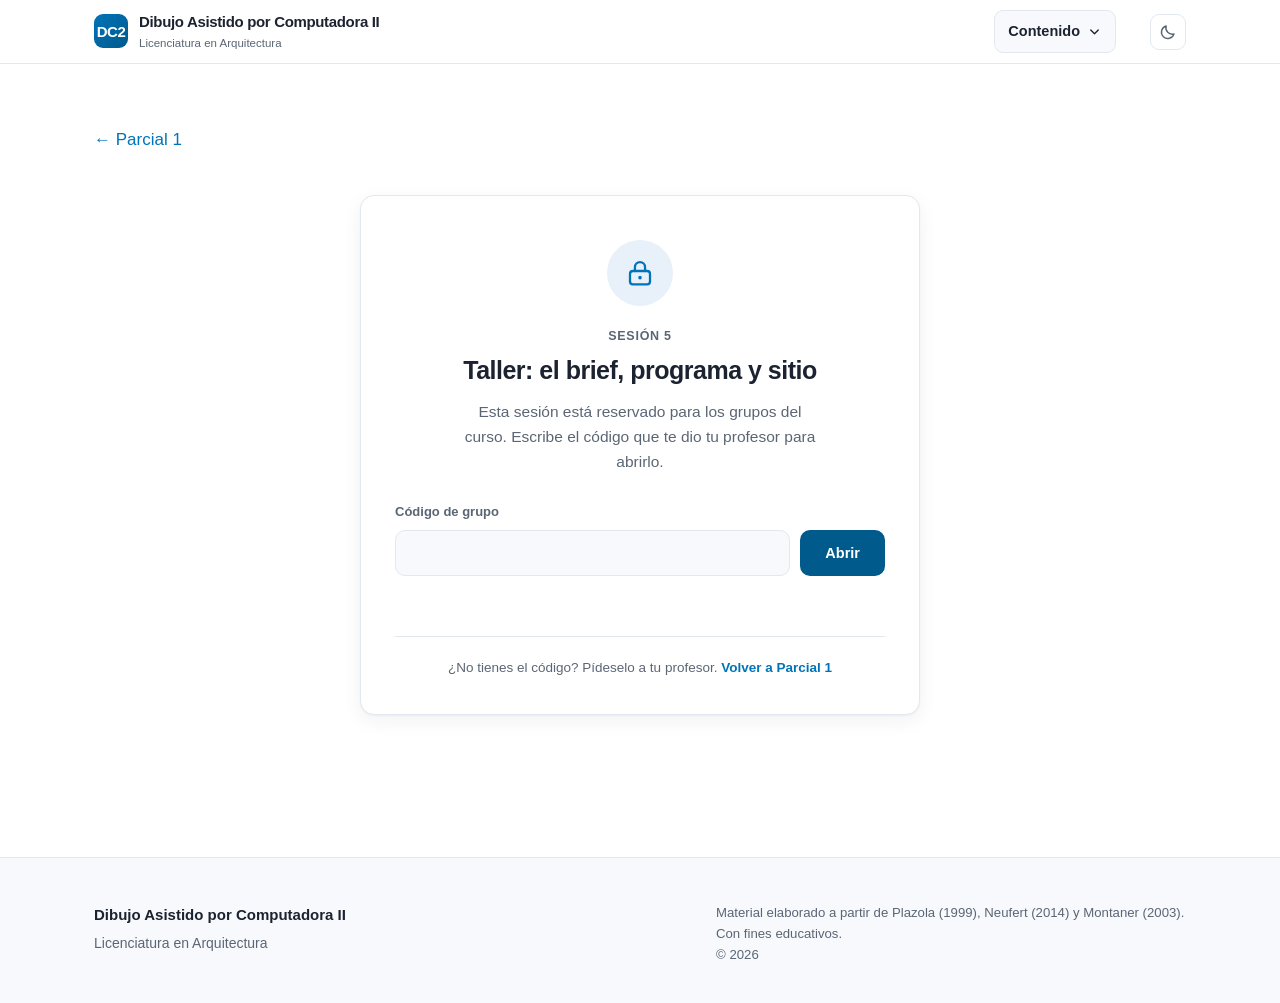
<file: temas/sesion-5.html>
<!DOCTYPE html>
<html lang="es">
<head>
<meta charset="UTF-8">
<meta name="viewport" content="width=device-width, initial-scale=1">
<title>Sesión 5 · Taller: el brief, programa y sitio | Dibujo Asistido por Computadora II</title>
<meta name="description" content="Sesión del curso Dibujo Asistido por Computadora II. Requiere el código de grupo.">
<meta name="robots" content="noindex, nofollow">
<link rel="stylesheet" href="../assets/css/estilos.css">
<script>
  (function () {
    try {
      var t = localStorage.getItem('dacii-tema');
      if (!t) t = window.matchMedia('(prefers-color-scheme: dark)').matches ? 'oscuro' : 'claro';
      if (t === 'oscuro') document.documentElement.setAttribute('data-tema', 'oscuro');
    } catch (e) {}
  })();
</script>
</head>
<body>

<nav class="nav">
  <div class="contenedor nav__inner">
    <a class="nav__marca" href="../index.html">
      <span class="nav__logo">DC2</span>
      <span>Dibujo Asistido por Computadora II<small>Licenciatura en Arquitectura</small></span>
    </a>
    <div class="menu" data-menu>
      <noscript><a class="menu__respaldo" href="../index.html">Contenido del curso</a></noscript>
    </div>
      <button class="tema-btn" id="tema-btn" type="button"
              aria-label="Cambiar entre modo claro y oscuro" title="Cambiar tema">
        <svg class="luna" viewBox="0 0 24 24" aria-hidden="true"><path d="M20 14.5A8.5 8.5 0 0 1 9.5 4a8.5 8.5 0 1 0 10.5 10.5Z"/></svg>
        <svg class="sol" viewBox="0 0 24 24" aria-hidden="true"><circle cx="12" cy="12" r="4.2"/><path d="M12 2.4v2.2M12 19.4v2.2M2.4 12h2.2M19.4 12h2.2M5.2 5.2l1.6 1.6M17.2 17.2l1.6 1.6M18.8 5.2l-1.6 1.6M6.8 17.2l-1.6 1.6"/></svg>
      </button>
  </div>
</nav>

<main data-destino>
<section class="seccion">
  <div class="contenedor">

    <div class="cab-acciones">
      <a class="volver" href="../parcial-1.html">&larr; Parcial 1</a>
    </div>

    <section class="candado" data-candado>

      <div class="candado__marca" aria-hidden="true">
        <svg viewBox="0 0 24 24"><rect x="4.5" y="10.5" width="15" height="10" rx="2.2"/><path d="M8.2 10.5V7.6a3.8 3.8 0 0 1 7.6 0v2.9"/><circle cx="12" cy="15.5" r="1.35"/></svg>
      </div>

      <p class="candado__etiqueta">Sesión 5</p>
      <h1 class="candado__titulo">Taller: el brief, programa y sitio</h1>

      <p class="candado__texto">
        Esta sesión está reservado para los grupos del curso.
        Escribe el código que te dio tu profesor para abrirlo.
      </p>

      <form class="candado__forma" data-forma novalidate>
        <label class="candado__rotulo" for="codigo-grupo">Código de grupo</label>
        <div class="candado__fila">
          <input class="candado__campo" id="codigo-grupo" name="codigo" type="text"
                 inputmode="text" autocomplete="off" autocapitalize="characters"
                 autocorrect="off" spellcheck="false" enterkeyhint="go"
                 aria-describedby="candado-aviso" required>
          <button class="btn btn--primario candado__btn" type="submit" data-enviar>Abrir</button>
        </div>
      </form>

      <p class="candado__aviso" id="candado-aviso" data-aviso role="status" aria-live="polite"></p>

      <p class="candado__pie">
        ¿No tienes el código? Pídeselo a tu profesor.
        <a href="../parcial-1.html">Volver a Parcial 1</a>
      </p>

    </section>

  </div>
</section>
</main>

<footer class="pie">
  <div class="contenedor pie__inner">
    <div>
      <strong>Dibujo Asistido por Computadora II</strong>
      Licenciatura en Arquitectura
    </div>
    <div class="pie__nota">
      Material elaborado a partir de Plazola (1999), Neufert (2014) y Montaner (2003).
      Con fines educativos.
      <br>&copy; <span data-anio>2026</span>
    </div>
  </div>
</footer>

<script src="../assets/js/main.js"></script>
<script src="../assets/js/curso.js"></script>
<script src="../assets/js/menu.js"></script>
<script id="cerrojo" type="application/json">{"v":1,"iter":200000,"sello":"305457ab3393","iv":"gyxMz5xisjJGCn70","ct":"iBalVXalCGdCt0X1xZ5ucr106N49lnKL4YQVf5einjpmqbHAOCsF5hXigZHC/ebvNCgWhZVbKQNTJ22tc4a1xCNOeEvqLjfYiBQsfiaO4pNXZ/9xrmHyrDumnm0e4Bfg5Fut9071cqGU0f26zW9UQ257b5dipjnVl0V8u8ZmkRVCYj3uD97IT2QhHdxsRHobhPp//oqV39cvfaZcvAKjJM/RA+TVJbuhFCPa5ZlpLFdrTWEnuri4A66v6D+2cLFeIHuSLAZKc9paSRUGEKHfw8t/oZc0+6L650iEbjs5QfovmN9je14ad+pkFLTu62DCzvoGziHJ0LLsis32GRZPfTIc85sZR/+vRGZSFqhJWDhKL4YDs5e2Mf4jOFCIaxb4+NLSI38jnCEXg2TV/gA16LXHLV3rToGisMXSWOJHqjr+Zo4IQawCQ6nQj8c+kk4UwQxTEk4FNsSVF/sVLw61YMKzI+tIaremzc1+R3lfEck0Pqt6cFz5cU69tFUkzlSiR0AXjJg6euiYKYcje+gsaBXVL+bH3UYZc7IDp4bLkgysVukDfKt8asXmNY7RxMb8jPsLnlJZHygzMuDedK1p9pfwJAxaWLmx76f4wvVvDEfqtDfGSVqG3/fZgOQF5L7mD7lq69H3v0kIy3veOJhJS3KAkpUF8GyL7E973M4mvpouRmvAKbwkY2xTzohZvpkOngxjnxqTQWc/TqcebGA7H97kph3+gY9ymo5Th+ps5RPjY2gN0YDDWMxzqu7A9MnmEpmuybYbI050vNOWjYXL5QD9sJ+0nPRp6r6Y4RjGP3chXAKuyRY7FFjxkwEJyGMBLAlUv2tVRNYyYA/AvPkOxfUMCxol8YM7tQUG6CeiM0hXxo4bFNWI+WUb7Ny4IfOYxvsSh903QnXKEaC6Z4ErSN3jK/2QqqsklU8DMapEFKPg/la1089gebIumteGKug5mhJzcdyPEsFp6sarwGm9TJBYMtpgNZ6yaNDY2KksPHvEJtF7AKisVgLk2iGvAo0Iv9UtfWgPlURl7ipqiFGtUVoW7D9a2HO3ppOzUpcsWEEiu+MlNxp6LtecAJ+WmsVXbaHZdtNtuXSSxGg8e3xuotkU07BCR/rQo0wgq4y65PvCl+AZNNE3NTTHFI4bLB7ZjXHMZEbqKsjOIIKHtUZY0BqLyBp/aFGLadO4VZxNsa7CR4fi9WnDMRMVSXkMH6ZBU1XrGJyS/fKNhM+Xkn8KGoufbLlpL3hV2SLUBetfj5xxANew2ws8KzT9MRS9ZR207t9kWnqispJD3+lpJ7ZYw/Cxdz2EHnJiAgliQ+z+P+6ywilSmy3gs9OtBXKYACF/isiYLjUab4tue3u/03bJSjtlg+SlM7q2WclVaZDJCMhWDDst6A16d0Tipo9txnO4qIhIceUVIEFR4LjFEj61dVP7L/kENucn0hd7zi8V17PA7XkdYl6/8/fhLVZB3s1h2CAgxobmDn+4847P/ehnjXi3FAnUTZoKXHmE6qBrajGHthbjjMUJInx+wEdc+7T1IMkA/0k/VwRHRDm/2cnWYDHceR1iXuQEKtAC9oYwn0IVKwpOH+IEYEjZPSqiFS7HVgLGkCfCXZXdC6VzURv3k3yFhlB3d6OHOsv0CJI0g5qTPpnXHuu+lcb/1fDRAuEn11JRLlvYdeiMrneJg8dRq/7+v0dz2p7u3GXRwaSg05GRPx8BdgCQJjCqZgAplCQuVXehUXhefhVSVOIeNWJR8iI80U48LwwZ4YpzMXgZhDPjHJMW6odsjRhIE4OBV6bmImjjIXZD/[base64]/DlwnEqKNJNJ0fI3KQuTROGIcp6ZApXsaE5DUdvIJy92O3dQRnrRNJWxzaEO9CXqqzbe9yM7CI4lfy0cLhwhDQuZNmGGFq5LcCavZgvTh6QOaUwyJPQ156d0HPFKzSxWVqkWZa55WQnXOnIVIGvAwwn6cNcFkUYk0HrbWtYJLpC9e1Go2yob/HSZG7g5TPOiUT8LchBs2nMQ0Xi6dBinljrEaWgmyM+jZ4Tj6Vk1n08IwW2Ai8fyBQDf7lraRK6EfBaSnS3nOvMiFeVcRojbzMDdNt+QqOMkAW6qdCW7exPdhpTToCLa02ZNa+D6o1bH3qMmio9FgLhuYmLWCsInXTr30P/stGFoLs5tLtNzBJ7d+DtxtlF8Zk+3hp5SQQeabvrnF6L54cv1y5Hs9QLQu4vmhcxGJ1MXr/6JBe0GaqPTa9D8RIFeOFbk+y2dzW5eil0ifz21zrajknyH6lZqoacrfZWvpK77oQZXezPJZ2mCHooJa7JJayYwii7Jn6mCTuY5lmmBchH8/L7BahVS9xuna4F5+i2XELCxJ19ldRKdz90BzyKMVLZTPXbqtjk2Yd6ErCnUJRLMnjI5IN7YBs/uUaIYBW6sPISRvOlKg0L5s5PSMULhBlhoUb0pId2gky0fviuhCLqp4Js7Bz1qCkWw51GaY6ZwJuj9y2NfaIUYo00RgbGbIXjX0TXv0TTGQwFsO5TVovWZy7kz+nX1DIq86eehmxO4J2VX+UHNLcq0lbaVJKO/8OuuE4rqgyGuiXT+YdDBj5P9AoYQu31yp2nHPBmP4yATNfO/x/Q5J3yCtUkfOZEujJZOfSIeQkwZrSwndrSQRTVE/taeARRP3t758Pb1iz43oA0H2q3xPXbfSUsjnr1tNZKDa6HKkEYRy6volUUnMqvOYDxye74swVduHq7+VKEKb1P1Wh0oSP3l0gj/[base64]/[base64]/[base64]/stykI2jTlBFY6m1SiCNcPNS/UZk+cgahpfPh0REGmacWJi+9F7MHs30TlYmdXS8wHpovR4suPHQPHppNG5hhlP4pkGim+Zijkpyav/t1AEVcuae4+vFCALDI2+naEcUeJyZ1J6PGEKm7CkJs65v7/J+PeYCamWoJgeM20NcKKYTlhd6apWQx4eSDcMPUuHIkoEn8do2Jx0QVFWiHsZSi8qMmERUHtnKvzuzK22P/QhaD5JSgv/I6oOrIgwpJjCQG++eLDByu7svuX2y3JK6KOwVyjTqmoEpls2gKnayQ5yvnb6m+osAAFkkLBV3isoDo4sq+jfl1v7Jow7VlsBfDg4iz19R54lntAxebWXG36FXBX11UeuS/QJet68ySoVwLPRJAXCeunNz5RfR1lsqrW64VD4yNpCL0FihrVYt4SPYBJsTOHJm4zxgDFcMmIPCKI/78AWUnKDHg2oy69sIds1LcOU7Y+GT5fLHNFydsE3CTqzhZMYMihBUThE6DjGFBQ/EaoG5galaNZl8OvNyY188AwhYr7rkTpoz0KPOBBvAA/[base64]/SQrC+0ryE1S+VE4hV2kBNlKdACVZqWOsApf8K25HbBX37IxTdyw0W8T73VL5Khdyq2qusHwdyknUTNOTIAaklCWl5noG7Xd0YsJIMZX34wVYJLLDoi3ZnZfwIE/pr3fhCWhj2AHB2BSzw+JpvZxCgj3IUmH01TtdvG+Ee8e33JoYrQKphNmqfUnNMDsG7fg3vapGUfg+6gSeZDypx+fYiP59RiPPno2+hxkRjEToddY/1b1w7upoAmTo1bSYUjRiF2SzHJUZse/oEuSne0Zp4qEoYcAwkO0DBAkY+xR6PBIgM6QtZpetFuGKFx8XiUNwgnx7SfMfTk1Gq3/9uNqmnuEUvT27LWhgCypwB139ZxVsTjNoNovV/XvovCeG9fKpsH+r4K3lGD80uCl5Bt+l/3rn3cSvtTL3CmcLt3Cyb2GRi5UfFprkQOzCbEnKB5V4WAIl9Q60+cjsymZIrp3sx0v0EJvJMR1HU5buAyLCQtERcGQRgJL9RjBWmAszq0LAEo3Gy7M1UoTfr+sSzTLRXHCDBlL2rlX9a5I1ciMHDkGTbz4Pxp0QIA9Oarb4cB/anP+eVZ8+mvAjqLsV0w8fCBdwSjqPUCukwjuuBArJCPMBL90BPWMMn4sc29pene92R5c/8d4g+fh4ZjiWq9C/7bSs93NL2naCHaCRihNyvFq6FJBVr0c6SpmwD1fi6ln4coBHaWUkJl6HPKTT29RCbl/nVB7pzw5PPA8qRmDv7WqZMzdAzvKnL2YYV0A1h9UKBo8fmkMJbkjh1UJQMcuPBZyDF1gTgMfOuhh0h/CIzvkuUjTY6LQf9ZAXhOLmIcwrEzom+A4FdwGo/d9sdUPLeDJunLUyLeeOGqTkIQFI2o7x6C89tl1TWV+J3Ff1ogwcL0+Dvfe0qncrij2/3DV30TjMHrwIoMure1p+rFO3Db7FA/BfRuPRYTN2gtDhxL/g7OwaNszq6IMs/0cb54kVPfT7nLq9ZLJFLyD5IQASbaqMXbGq2aKeSKVO5yHKD22A1wI+WO9IzTkE09FUp7JsnRoSwtxDP6CEZ+xrRFJUQsz/I3uYktAVr4z+Tov4gLs4OBijIQw9FAPZOrJ2HfTCec2edTwGkP+hMV4EnQjB2QMoo3luR6KkJrTcn0rxv8XsZW9ym9kvvCIsKedfqGD1dWUE9bv/qhvVYF+9Uz4bVwj4GFd2h+k3arFdkIRPWo9m5WfQ0sJImEPjdAHwLY6RA/ul2m4vo4YVTFJAdQDERZ1jC/ZRBLDYCgDsNn0Gt1SnxKSrmhMewbTbjv5bYKSj3bxAUbpflUw/JmtrOnXTgbuD0EzsuTHHSlZGccXPCev0duQ28J0t9vtrk0TFxdyyZEKkC7mHUhNbPiM557PMziQ9p4zUJHf4IpGOQmLwaOT0/ybnX6mmEh4mpQQrP/7MQlhSDIQ7j+8bCGGjnXF/[base64]/76o+S6WpXLL7yYA9QyDm8IP6IS/0lm2alBzGMdEtTRDsLiT28xgzGyu2kmwMcSur7JsxnVdvfOIj+mL9UXuuTdZA8B1ShetvqRvcdQA3UuDo8INTO7awVmyWML4okebphpIbLCiW7JJzUkclGIJV/h7dy0IPz/SKEaH/efo9CcCGoCMbzIaXwWtt2xF69mnMph8pbvzcQiWoZgr2duUu8LkVa7+gqVEL/IdvKSc0mF+Tp0PRsv3LcJG6tcxIx9DEXx7rf+uOc7VahM4LMX1Wxf2Qvf6FBD+kez7s+VMPe1m6FxXYKMr3UJGyp+YvtlEOQfHBSanSDyfOeKRu/fTgepJEEqrg0D6B6pSXUzcgYt8/8DWYUiHFNbr5NAEpaAwsqFcwhczzmhXDzws4TNC7mhs+Fo5qAVexboiGTGGlMhU5PI/Fj2F3eq7yQcEaDWj0YZZH5n3x1wiY2YVBLib2ktptbZ7TdDb/BMvMIsTdutKAzmxB3uLXy4fIh4SR8ClgUaz2vC3sBMH7VvAP9KtlD9i2p1AsPLIwBe7FtxYEzTHL+QQAt1G+c/1O9PQcLOGdFkzQOSSsdWjLcd+adVDTSePOuVI4NWBKl/50vre55yOJZ2zMS44KN5vbOleAu2n/QhzOZ3SstAEiJdR/knWSaSzN5zl7QIv5ReOXgMeuoBSNnf9LDvvkew5hSW+i4SFZUwA6ZRy/YwmfA2SBUHQnnAAcI06YbP+w3LZ3EddV2fW2jzRRgJRqK5Wi9TbqTMUNlmwR7R3fEUDj1A6T79OHotoyGNXP3lR5qNg8+C1f3HeLIN8J/h3moUz1xUKtRufqduJ26uZ5L6rLr7uea2sk5Koi0xDAPvWJ0JEKQ9cWnP5EVPvarfOTsGdhI/nwZ2rG4PLXSRtiG4ms4XiXJWbjM3ST2kCNOrnVbB4ZgU5nprT5Sb6nO6x96D2jyuBM/zXf+I5j09VeCXJZwAceoB5apymx/srpyA5Lhuo3x8jbWFtb9RDoNA4dvNSYG5UhIlgbLxKCQR5kPIAyYGo0wBxRCTDeyLWN1p91urH1VsW/bfA59Nep4RrMBSr9G8v/fYNTlC47BjJBWAcu1hEdb14ESEyRx3RhAYYzDBAyF+fiioVgkARxQOkSTgb8VP750z2KhwEUbUYrWgThCFqJ6dsIg/mhqePlHDef/uPuHNQVVxDoqu8LeOm36V4CzqWG8/7REuURzsEq+M6vzWTjDG6V4xNoFlze6hqQ77Cj2h37wPYsxXaF25Q7sAYYZOoFab8IbRxQ4JQBteWZfDv0s1wVfCHjxgq4NdZs68A11mqaGS4zmYcrVMN5sjvp6ENJvHNAehwtZvCrpwh+pKQ9hBf/Du9d6SkYCJJRkjIS+mzdokZpha8C+1HHRvlzNguXNtpl/eHwpGpNhIYkvrhmu4Xx/+zix5OzqikJewxe0x69OnKBDgoSG6p1LZrmz9W4hVvrByjmaK4s3cOZLvuu5VTihMo0BfGB7afe6D1L98Xy54JRuxHOUspzC7GmY43BPIqNcdHt/tOzIXQARCw8ocW9XZ1uQoPgKEHGf1fqbp7Oinpc7IhRfmeRfQi8La55XkJqgD0q0I7+RwUZAZeoXqASaYrCrCiJwBZAySk1D3irGDK5U0Wb3OvcY9GgQ4BLbP6/UVBPiHfuKG/hboBmuFy1tsvKysZrPsImiW1tKKuRnPtMPDGjhtP2q+aPf0FZL8v7uivdNUx+ElkcvORpa34rjkVPTwkgkNFwYmpYJjq5mYHNJExlOezqmJnHnGS5cpee1ojJjiwpSso00ZbpUV+6V3vkPfnz9Yg92RoCviK7hs5ME/iHoRzJ+d54e2WpCsauN+ET+KQ+JdXBf18GlfluAJu8KdnCPY9XKIG9lmEP3EvhYFJR3mr2UsH+B1wbfo7Hleqwp62IzuZO1PM+hUrmDW/i2W+Ey3svNks+Yi0ptD70H+8N3RVGkBmkX6V27n0XvDh6UMzbAUsF60WU5//[base64]/I91ufSlg0xwuS8JkuH/uXSwCDwbEuS8qJSr7nVrfyxaNg+3dWFp7DJMWMLydIBjrE+Ck8YhHAbEmOqXHrAkokq6FA7B26uWKsb+MRgWJxq4Qq3RRQoolzF7tvFX9vU1XnCnUA554BzTJf+CYci7usL9U168mdZs3jR8/TxD2oMHy+mWWKW1/GgiyIEvIq5tbsPnVx3gw+HA65jmapK7UUq+xIDcm9Aci4t8hHuGBsZuileFQQaG76w5xSsgSOd3u2Hh/EPUF4eWfBFOYBG+I2vvJlIrSjke0c4/e7CzdSFJk2khUAA/ya7tA1Yd1AD6R7LK960Akczl0De8LBcJi482AXDjoOH/uGqUiWKLkIlZFn2jKecdU6xlkBN8K73jtTMY5+pwo475uRoyxit0xcD3I6dAwZEin9jQ0lOBxVVq9fBzlsNUZFGsLE2AKaUz6zJ2jV8jmHNXVMGCYHQSqyJtkBOvUa7mUFYo4KPY0g4/WIgpaUt7NoXwcQRThEeLTokLC2aX4e/[base64]/smjWCaZPob50mnbCllwKVCdjYQ88kpVTZNReeryo9tg2EuUzR19MGo0WqPNt78l3Jm/mkiK5s629d1gmtYYVM8+yCp5STwCSK43u8RwpT5jsiecRm1xokVcce0cXlFnMA3+Rj2RslgFJQP4/vCCtsmDmAhBWTzUZi5WqauYt2zY4k2/mJ+QkpwR8KMVJy8lyzodk1rEriwcsC/WlV/XkIpSHWWnp0OubuukH+cOEf3JdHsbnbAxL+RqYf/[base64]/iuiu7IfrUvytHJmI68KwWVi5BiPTfFuuyYq9YcF2iVlD136EbdcA5EK9lFxI+LZoJg66n/Z5xzQecFWmQv0h09i6M3L3EkKf3EkSnSBCCvhXWtOQKktC9hZbJgAfenfFpXfANpFjhRUXcfXGgy0+kXxwrTEIy7eimCduS7YPgdLAp3AErm6Q41kSyN3Y98bqWy8AzDE1mFmFXa8IDIUT/VDxJd67RobqZVrpCb/Osims9DzfLj9YmMhPPP07SRnJgrZvgMTsaN0/WXgjExMqVjhxyDHuQq/ZnyshlXVahgL7rUaPIKkBi2EhXte6Xq6sXpwZ1/[base64]/pthAIr3v/qYyOnBY/iO+38AIqaTI5Zkc2OOK8Hpr/S+UQ94bqanlatvwO0/KUklXHZrfEEt64b59LHnfUrfnmRDmzalFbuclUo0sjI9RLcQoqVRTcBvdeyKQ1YiLnullsOYSjuzyc3G/yZzWfAKg++oX3NvIXf2t6RAofeBIKD1UAIcaKRzIBRb/eH8m+GmfY6fQRz2difzgMXfGqfhjESurx00XEzffBLNXzjC/av1piU/XnxLNyfLZztAWOLOvQYjw3UKAqSv2Ayup5/KceimFBauaUp+JFCNipZqrd0dFtk/[base64]/CffrmuMUih0o8lV92yWNCNVgZB7sOWJM0glHZnpEm1m2kftzr7Yv5VF22UuBAcK76+OfW7qiDAK9jrbUYDJb1kt9+nGOhdnALFr9iGH0nsus2pjzMPaxv+taoXM+bGC/[base64]/zqwujon2cya6DL+lgGUHT/ZUaHJshaB7X3T/h8u6naUHdVLd7t+FMy9y0o40o0UohueWGE6OpuIe4iywTdVrGOa1floMvaBAWAUYRGjU9EqzbVgKz4/Aicozc2CnKicLtmNGekJ7atO8l0/[base64]/UgT8gEzhQwPGZq9BpAWHQ/rbD94QhgVeookWzAyZUe7QXc430H5LpRHK1Rhr4IP9k9XrLg2of/FwkyoqfuW0V9EfIA1aJC1aK9jtKDKn9nJtFmWiopLtuYDuiBvZmTAsAL4kE7N8Hge1kcgFK//WmIvYWIidQW8EhkdCIU2k3V3Pznq+wJctq6g4k8dyn4jrCzz6wsYfhqLC3sQh3UPcQfKqwiwm4zc4yvhbWy5Q0AzmpaRnYARV9KaOdmoQGCLddMjKfh9NMXPkWMa7ZK5sou0y9R/8c70N8s6e836dyr33D6GZtXRLYVigbNlOLYdXhexoz44Ee5Uf1kxUbo7/JMIu1NYcR09aDobtrxn+ZEK1VAscira66hwwkaDwb8r/6FzIStSEqUUJ/WLHVdxj1iQcZRsNsRAXobvpYQOV6KKI9IQ51cQcncChr2Hb+cKGNwwSDjb49IZLbYFfzBGPXGdzUqJZuyRtq3b4FKqfHe4yxYzYItDXH/O2tPkAFxJ7DGO7l8dGm4MB3cMCYi+kO7Bt//v7r7ntB5Vmhzm8tDSQcJ6qQ5oOY+BX4/jWWgaCbM3tsDoJ4mhAchjaUQModVBDRdWocL2Jfc0y2C5qcsWLnfRlu1rQOR9rF/RzyYuzTHGslc4eTNOvEys53lLb10UC3acdZBWaDL5yaQtfD7B0coEbBCS4KsjeXVtoDrygWfLtI67TkDLCranWKHsOYWkKozim2gkka2Ri4fJRZmi7NMWlyoezYST7sPv47poAz+/Ka/prvKvDEhgie6eDWhO0f2cXYq2dU8Yrj/6B1KYf7DkCatUVba/tBzNsiHQXq30J05+j8csfc4VeLD1bey4jEfDi9YsIIewsLo54oYcJawLjbLbEL63IzgfaLZmygUC0amlNNPbqmAV5zo0sWRLWGMVxT2Nvafvb5LsKiGh4bogeOnJhj/gEUgHrKoPRphVq2UtZRY+2gHfpfokC0C+GMU6buNpMNZM2RjvEAGVx2z8SYl86EszrWuJUT5e1BIIL1XMU8EKKdJlj2MzTJExFWGd2aSuan9nmw0bISarllhwBy3taLOcVEIhuHHfpPNBFoz0i71wFdaTBPJzWvENiQa4V176g8b4oB0+o35A3jXjPoVbg/kEQk7Ramub/f5nqPhI0aEsw15gaCeYuuE7nxyNS4jVpe/+91PXEzqaSFW+RR8jFnck7YZmg484O12HAJYOu/2q5YS8LkO/2AFugRvGuZs4yG5JoSP0A5DBWlI1t7yslZTBXpBbdGDqZV0QeiIG2EHADCLzosTzJ4bpe+ldCG969JQTQ0oR/DdX7KUUkUJuwCBfLGfQr+XOYBORWTAwWqlWjUrG07710JPOcq3mov0ri8xOIK4u/7UBo5P7nQ89XE57WnKKYktNMlDL8au06DcGYRX01gTI9AA96NUbWDqZIGiOXprvA9ZENEfOb+l2dX6qYm4q6yvW+6hllyCurH4iieDo4HSfxlvL+eMg6irIjS2boI89XoSsnpk/lu8dJrmetsuuhuCkHREFALgNiSojZHMsHJerAUHKkln1QRzZvYalmDjKxikVlljeliTmq+7JemfFcACAZ5kPXSXWcxNcQlaxeOuxhH/OoYeibZMcmoAc2KMXA9H58LpUs/lO9oggQ7YzMPzxRKtzRXJjIoAOGRO2b1i9hMYGeH0by+IgoszrrNKR9yWG9nmJVD6avokR/nPWMzb97vi0+YQQ7IUTHAxXB8nBQIPTMRKaAm42RncBxqQgELw6F9gLCEQ6KShhBAxGnuBh0rtuPxv83Nlcvqc8Xc5kHLezZNaOK/CnF5SBz767+CVNZgehZbbEm8M4+ZhiheKW7CXajJ5yRZqGA29CyVoe/QyzVu88EaNqXktscOGWVhHilMDVxsW+hCzJopyhnDb8qoJQcT4dt5F1h1mxZThQgh6Qm070ZTHMoyI7xMYxe397QwnrKfhn3HujnWhmCnRt1wvnAlMi8RgXIWyDsH+KPDVHpf4NVVdi7ojhZu+lzcCnTqmRvydtSsL354Rl6T4NJJKLuvMpBE3ZrCA3IqkvACP39InI/mm1re9CZppAbltZQWOttyteUa5JjXVBcCh9eZIV3xt5kBQsiy+Ia2iRMSYcMsmSnw1wDhdj9jYNgfMbcET0rCtj1EcmBk9kna6wQWqA/pk7hj2fqxfVU4jMTu46X3eGU3qubvXytvuYvcJFy1lAVVJj8d/ZTbmlRjri2iqW9AmCGABc4fu48ZXoPqXRUlKWQYCT0k0BPuuzjXg94zVe2buOEuYOuwy+rOzsnFOcVXPFC1rt6jd97YNSHPgZ3uw4RPhy+pAGth7TJaCorHCD+RVyPlyoMrHJ2j9TA4cHYRQmDcP+aHMFm0Mu+f+B/dJYqasNlHXWtl9oqNtHPzZiGHgIUc7cVK31bBgHVZhqWJWiVcS3XMPyXlZ5qWRbIPCdeyE0AYqiowMYBWKlaQj6fcfTQuuRPoNkQpL8aPNYAXOkUSRw3ZtYWrWFnWkObxHWBsazJ7tQbeugGnEAAGMuapCQh/PBjp2vOxRVaEYmmRfXpnKIQlY2tf7dloc0RCmRbHfyko5Rh10j6TIUVpX6rUtDnUVe4F6Gau40p986i2XH4LOEOzegVYWt3MB1lLOiIFlmY57KlTqmP97rnfCW6xZKVc/t5fzL3qcj+Z4np3tYFSLxRowlqsWc929Rh+bJj35HU/oCdO90LbSqkOeCjglOjZhCGQr+u+IWHXDImpC2ShCk+FE1CfQTKn7j5MDjYI5pupnr92zLq3XmAQHlsqRUJ1diFcERRmyxamUwhUiJVLm+MvoEhw3rOjD2AT82fLfAkQoI0Iusrll9wJ/U2OCbj57XSJyf6UUqU3aKeK1XUB3mfSx//3u4b0sAciGBgdcOZQ3WUa6u47vZ6bxtN7NzdO0SkNAC9cS8/XNWZnkTRmDlqcsmUZNIjeW+K8Y01Hc/7kIUT4rNwLcI8fpEABjPzwf0xsbi3uFlgIKs3lIJD0LXmewv1sw/+60RY6wuQO2qGvNm6DQEZDTfJoLT42g/V3cvJ6wd057L4rZufyFAoPP3wlLsl1KiaDO94MBE/HfNyyk+gBdL6MiHPtNhueV/BL/C/dQuKaObYaLulUb83gaVKhoUQsORRLSPfRZQzb+BDm0TfV21woBBorG9C7zc9QDEu1Xp/fWiHtDEUkRphQbMl7iIDdzpPJmNN+I/EIAEYkKVU6TsHX2Tx5czvaxS/75k8AGyA+abHSnrUqNbW+AiwC3QBES1ltZJVEYDuJjBxeWG90x51LR30fxhl/qaKhAlFHqC6XdURAcK4kWjnLOKx3Ls/dTjIjvrm1nw+BLhSnPzfHHdU08apUtv8yMvdxVMayoxO95v+pf7AyG2nfrqCRhrlGJEH2x5WtWyWqSQ1ehxX36sdloD5dQ1e9HVN3jKLWw8JkgVXSK1AmiSYJ9xR0qSYf1sjs8cVjoEQ2DkvhmqbnQQkHqzxJx0KMCHO6Mb3N4+CMAHHKwYu1Ld9bTEI8tuhSN/OgF1SCtaV7Jd/8LrFZ6kbrN77XyqGbNnPjhxW5dvWyb3daClcB71IYeTkYWS93y5WEdEB7zSqUsHnPMaO5DfY9gSIKKgQi9J04hliwlOYwqmq7IlPmaMjA0JXUKjhYh3TMMCK/ssHGIKhQNSHqSSS19RTMHEn2uIJFi2hpNuVg1klzBoNDxcuufsXD4/hw8hgkxIg07zr7wYbowwR3ws61WP9/VW9+ZLeFwpoxg66wdamkPA/fsivmS3Q1SQ3L5PLk6ZbdH+nwEM3kMztv2tX+bbZ/BhPIs7jklgTDRjGJlJOO9o9lfJOAqOohgIwxcCLwn+JCtLA4JvZUxvFAKfLUfHwBzkUjBGN5kP+S/GAZokVoQm8LmcDjeG8qaD4AB7xg5YZoHGtnXgZAYhli+ZQPHeFBGcDotzLS8xRxMDKrya5vCGFC6/0XPPNEDOg0SFJeN8QmO8pFhrsadZdVaKZaQdda5oI74vaFfkFiZzU2qaDt1ucWm1e0T62is0hTGhzKhMJBvzP3Ux3HAcwPteoXbWE4ggjqI4XbsduCeV39FzJgHkAWwViFbPqW46Jy+NfovCV9VzdQh0VRKHJ/0qBVdXCE83cawvq9EtIIeFxsqxR1S4idpTHpQfDXLFuohtcAUFfiDanS/3W3tJzZhLYY+Gj9Ug5xvG7lPZKfSPwE+wzngnBdrKsiQ2z7LRjYz9v9kqmDWd7EWyRLbfTc4ML9T8DxDuy7c6iKz35tVbSgTwaXx1i+Pg1G5/55MZHygAFucX/YFl9elmYbPCwfNezZQGflqKzCrIqV7h9RZX9LfF/4wdCyl9Rlv8cdeLdgGg+hfAgtzvD8i6za0mUzzniraUYcwlBAIts1PCazfCcV9RewFZ5UmmQ5uCBtCc2/Y8sMUGFVqqPJpvnkzkseIBP8SQkg76zXQvz7yTrlmL9z8FJtaLi2NbuIflR6XRw+t5iLicJDoh35P6RSXTjizLcHQHaFWMvniCKIrUih2d9PRrK5/TxZLvHd6d7EMdoGm/erkPHkGHn26ObnzhqkD4ArHmOMl64yLk99a0im7+OmH3igFJttJprmh8vV3YnmuytBn9geaQmeVMFHu7WXOjyy8nxnUbV5i9BfNSaGANqKMM6XNb578hR73vtuiLaRL7q2Z38XCqaDYwsQEbPdCh6kZbtozZhAcMFUx23WCp+AOVw57cpCTTmY2OUCOVmDS3ls/jMsl2zzTXpJYW08VLgIlfTsmJY6OGbVW/KPFZsNr0pY1TOzZflULgT4OU0XYywotarUP9cpa3JdyJBByp7HKtX96Do8BFnFVSsLuJgKDe5r0yD8zS0+vhZodKAcj/EGErMT+IJcCOCu5oGVI1Kds+XsGv5l9TyavvdlXfaroo+FcrURtAFagChXB94ZjT7Fn61z4Hw893yfI0n3ELj6WiIY5MiJq4P7Tmzozc2HukJCF2yMrrh96E6i/1GiM3g8LOfltVtxdRHnsmmusX4sbPdmR80mT+4iWe7I/clicwnR0P4LGDLVNcKg6JPUyic7ezgMc3VUONp94PlpbN6BF2FuymdJ/LyvK5YXWsvo6rx2sKuGMif7wAAEw2g3lko5A3xqOFy9Gy2Pm6ZwaVZ3st3PmQAZfKIGBWd9yNcT1rjQSiWf9J+zM43rk72zYzAq9mkGS5P8/r0lOOM57jj3mTHiFGjct1K++ayf6i/MULwnrryhegt36ORK/f2JkiO2R22yP7FTfkcZrARTb6yMplWpYNBrBttYGAOVHG8/cz+N/v1drLQcEqcWh8PAZhS7og+bCGxXJQh+Q9KBwsnfN78wELzHHI8MOyMBK2Baem2xCBNOp6MccOf2uM+xtTFSBJqbt5yc6XX7gWKhIXEYtlwKjtR5K7nMilnj73CDgMmkFqglF+EfGOgb03TKNhGGKxNM7Y53ChU/wBLCdHzrDmfS7Sw3/EQoIn/9f3zn9XJz1pinCz0+xKi7tRNYXjx2LH2jEijc0ldn7evarbrY3GxKKUstrCEvFpO3UocLdvvOnX+4mV7/KaYT4jmZQ+uYsTmLMV4wdX3BDFAeZcNv12HVZy8WvXRTbBd4R2Qg/zpPZ3AF2+bsKAJsseO54RrpMLIPA3VFaqiT/HixXFf5/hXfhRU5YmyVVR2D5OyLZFNqCojP2jKuxMDCnB50qlM/[base64]/wRUHfD61fUlPlxmMWAOENyo+bK5mHJ5FUsdXq6wfWX0o5N9X417Ru9s+eTpDjOBZuMq9xiLJ+DyoE68qwZQF3cnbg+UZL55O64scKU0u1W5R62WXa0z7mpZAy3awmJv4/vbFCFx6hVMz9Bdfws8cW2L9jjx6yE1x5F71RhRMgro3ubvJNQnF9rRzBTsaKj23BEE3G7iqlFaG6aOoKKYNq7oLusAtbTHmdCQlN2RxLEXIoKkhCFdLIdgVEg3H1kitZYGp2pzSGbddig1xEsPUgQ/jJ/H1Npb9dRUvXj1xlnGtNBSXyYxNgmkTeP0dXOXaTvXl46MASBVQ95HkhlKk6nJht1/gi3duJD2FsY5/ynIHkCwsbU2/K4Jm6dAIzbaxUV3UyLCfpgJtLvdZIn2UR+j/mwblGYMP2hYhrSOFw9U2LwsoLQydROUe6NwVI1d1t4KjVqhVXfZ6G8v26o8B5F1LVMzZK1ofkn0MpDv6yLm/S5io9dApu5aHLiITJwiI4dRSlcU1OcmgJW50hKnK3SXU7SNVuc2pSaxsJX10VnkXszSsZpPMgwYGyfNTi5ibH3MrXGG8yO4neqRuGityajSZS1qTibJ38xTMnECaj5LfvZbXPkUpsUjijeB/Atm0nAavK515A1wOx3PshYPYt2CTiUFMxgDvSuyK8ibFdDXxSmvgbb+HefnsWnebv3HmDaCW5hE8hfLxUQKudxpyhbIbR6HGPWtoLgJiBi3NJ/KHyJlCsym7tehSWdi4k0vbkYVxhfw0nN1NiXNvJNA+NH9IRArkNeenVh7Myx0YP411ehVp969TFp/MiugDBuN5ags8TnlJwIH9Ts/zw255y0QIvt6pWdpqSV98Iz88k/Y99uxeMRMimmMX/0HLnCoQVbb1K6SO0PyMMfBejHGhye0hMnPXsGwhulgIezFnuKqY0FoHZWJg2vC553xb9MwPBjZZWUX8VThOjGiKDy5Eoy8p7iQG0iinGFs0We5/VLK8rEItgB/A7U4ngY6pQdAyqCkgrcmfqqqO8x/1eajUkOlXymauAmBG/9SKviP0PoSXTY8KnMzQZCDEJcldhqTZJoMQmhUXju07qWBtsIvkWoKeApG22CrzAkugcfhIIN8YyXbcWVNBXaNeEB0EqkQ7CrGLbmPNFxPj9IWhzasAp06j/otuWXKjPFlY2pEmwFg/kXKY9cGCIedJ4a+RwhW3dvGIL7b+aT6KJ5Sap5m3ABo+AGNBT9iYpfUa0UEN5aE929XpJOJLCHqqJRVGSCAGh7fMOch5FYPm84RNF3vKNHhptzqmTxia/VBmlml9PlZXvqbmGUrzC9yPDI30/wx3P0fJ7JbRaQ/9vmEp0VxFmNknjqDttNgE9TUjOCLKyM+7MGotfKdeRZaToZCnG2P61mr/wWVR2aPDzocJKzbfAhBUpbA7JKNj0t7g/BsNKkVoWINE9y10Ha0BvOtmQ1j1EaJ/sqk5Is9tDw9po92Ff0sM0ABq56PJEUK6JkLyMElD6RvPZGmMh/QtP0/q3dUq82OgtXkhhNyYaokRQ6YIaVZI4JNj53wywPfVg+VyEyE8t54knM5taV+jMObHmy34mGk9zq50qfpVw6t3p2hdA9DdIjM4U7LegUuxXi2uCIaN9Vn2JOUPu2c/rYtzX8/47KqiDtAMfaswyUpBlrElc4B30kLe1N2X2Jxj1lspEX0fXICj5T1y3+tPGcUAwe84CkpVUZ/DPPC5PDSsvpyMC5jZcB04MD07D8tMNmvRuDft/IQeDLFOE3KvLwBNmCkLrZ7aQ3w1gGUyzzKr/suHhPud25sLnU/hTOMU6DCUA0/jSASg62bg/YzAOgrNrt3RmEPYBuMp3c7HVXy7TzVqF2oBXg1nKgzeJd57c9EjfiSbqf35YjbNce8MK+wjq8sM+vYBJppjJdu0uC4wQPMHV/iE7zDovK+L6+WhW1OCYQNJ505y2IKnt+0cOra+NwMrc0L0W/FvOaXg3ahSZ5LNZh9HNU+sVYZO8Us3JCjM18PG1WdquTng86WJnlCWZiX5LWd1NcadvtPSApCvvZ2Fh1l38zVu5sXu+00w8fb7siS4gvjKAwIC1NcuPjNrqjJCnM1IgxWfr1mnvo0fmLvqP+frb2OSV4mLH//z/ljiC3pYcUzjs/0ChwUmkaSkp5ZE5UG/lVxj9/TnABbbzMeOeSfb7+1XtSWhKuD/Gkuc1Buhvoi08PI17NjSb85xrSxOd/o/eUUEwwmcAp+KRAqJQgeW9pVbYPjOST+L9khKYPolurgDWtpLMkvsEmLHnMbLvaVA2qo1z3fqE0CUkS1rEWXWGqf+ewsZUITYBJF53E+srMUHBO8uLDOIYfTN3oGR0JT8pbthWmRe0EsrgwrvuU1XgojUajGNyCMABx7ImIUqnd7il+/B7Tk8vt2ZwCUy9VsIp+WRTA0FsU0a6xjEbv1toH+DJidcadSYv3qf+2DPfJ1VUthFMdMtDuk5PPklGo4dX0mv+QE0f6bYiAm+eE34G2laZsOboRoTvdTbifkxhtctgOyEZ5kbDyjX0MDlEnjtCPNp3DHmLxlrNjPRi6a9JvUXIDCmBvHps2lIsrxrPx/jEnliO6gh4dDCIqt7ecKz2jADFyOzJR/oZ01vVvC/6Mi3Mqp2ivtzs174eRJKYhp6fmjYFCJ+3w5yq9RzNARwlo8Ud6DFFjLwKzd3w0PooUHwKHoFBVsPvbEr6sz3h7PEfnVasuWlBoQh3HCQZUG5/qoPMmhqSY2OER+EkqJVNN0VJ7w28oZnTrQ8rYjDIHivWYRYLVkv4OysMIUBK4lA2frO4tuF2IZ78qn9+DvHAV32nmkfgLt49MKhrV2yJHiaCca7rfElaa85fP16kLyNMBTmW24c/[base64]/beG21sUbi5mTbxUZNPUtaV8UjOyQB54P7z/Ce5ym1A/gCldvQZBeDi8khwEj5pJk0MoTGNVpY8ZXU50ZL+STkTiUmJHbJMI7th9aIKrVRz0/cKx7UxfH05rgrb1iZcOqfMjcOqijA0Ccr/8bOYAL4PmBUCuA5Zar43er7h0izs7DOcPQXwgtPL4iW4d+d2DZXVNhuJHogGSiZYzmmS+cPexHXOzxUMUJ5VNWaHCZJ4YfTAVJg4WcuXeJAQ/[base64]/dDUTK8wrnhpRyWtQQ1Xs1mJnMrQQEKoNEg+cOuuFPOWj0Ps5VbB3FxJAyHq7Sa3k2r/G1fZwZrvdxxIcXfkFjnHtsUHKq6eTKlyZVf4xmljauZ27wOGNLNas15KgDrphlFDvGT5/fDCJhSg4YDpPtJWjzq8iAG/NTSJbld4ns/AGB0ZuONxW935qTdM8wpErlhC76Urr9QaPNAPpyni18DArL4L7wHARR2dl/urMZ6uhvSgKBYTLmG9Nxvht98aCM76hy5RyizfD05WEG7JkZEOD08nB6IHZwYp029BXUHqIqruMoIugfpqUkQSQ2o40Iez4zzDDBIjnLifMmWoPCS/QxQg05vvmHjDqZ9X5sug5A0uz6SbdUFAfOXWSywLLMRB9l9iCvjnsVwjKjPe/KDexMo+U2APcB62yNwY/fGHDPiICTg0WDDTw4ex9xB0YPZh4W9McKfS5rTVBfJpjSbUIlesg0r6Rg4lSejfVkfgkPaRhHUkkajvTmMA+N/ywtHV7E+hQuApifrb4jB2k/NXhh5nLjqqDyaFXRvH9GpPRWwtltlYl37Fk6PM+DlwnEdCb/SBG93WhJ/f+rHI2RIIKjpn6Kz/5UWVa5o64oSww/hZkVgcZwuFvgfzaWXfizWhR5Ddh0mCPWcCe2UooJcXgsIOntf4V/DgnnGfStSllQen27uDOqnoOVlrcIA9xx3UOyv2owkDgd0ZZWqKcZKhgxiVrrE7ipmnvFTT7B7vtNR9jnjia8xCyHyrV8Q/wg2Z2Vl7mZdvFvdjPpIaALnldFb1qcylx51CqOHesz9xd3+fWrKjx2pz90p5q76FqLXU3bcHgm4Dis5kwZDKcZR2K7OP+wKW4P0s3FuFBldXezJYoKtgPq/Gwm/faUywohHpR7sIqhZqXb7wQvQmbBn8TT9QJWrKtKTCG92loO8wEiQ2hGCztB3LOhUK2/ms3jQceWXvln0/1//prOd4DiEYDJOihnQ9pMt1j2ubo0IgCMCzDvnvyoE1Q80Gor7v8ikrkErB7gJ3yB1QmauMK+ls7mQCsgSKn//t/GQxmecnjIgFtvl/48unTEepGQknMLTZi5AqQyplLtzhhtgtElHs/[base64]/wlhtSttXZxOwYTzrKRw33BABFp8rcy2XkGNv171nNlptL6b3VNTRQKXy5G+h3/G4j1eabkjpcKeC0Pbp1R+idegDK7xc/8Ia4jQg6vRSGakTZSGMTLiJjI9TN3NyE2XLqbtaMBWUcV3iUdRASmEPQXVGg2HtzLL0ho5rYKfixtH3I/3Uza6u1L60hMmfQmEkG45wompajeN3vYKAEsKRALCgEO5UdS6IGiissWHwgdlu6bPeRASoOMGryPFR/J31YdahFa62IUpUoNRBqligScooYREs1qtk0LsGsSUUNYLvOMtCrM6dPeqP55CB0vqofml1qh7gB8HUB3ljeTqUoTNvsETFMisaficBTdv4tVe7mpQVf4RfctwFaDbRRw+bKuDlnC3Hy4uFshdEm44/i5Y5/45CDscXX0VY9n6+3XSY5ynfe/v010kH3ohEzA/BbeUzcV48d0Q1bn7/zOpTIrZ49F1GBIB7lo0/USqQvAFRpKsfHmcup3G2Gl6gsOw/AtzFes2OBt+Y9/56nJLILTX4S25t6DSbPWpI2x9/sK5wa0/[base64]/AQLlepuxeELEC+bBUgZnvEXi0irXMr1kJXydWUPEBu1ilZP8gXF/klDmCyXBLnh8xIvq2x9IV6qbru/P9hak/tD5EK33oE69/lVY7ryBDDm9MXAsqjQWqSkANjgZrheg1uYeh9mPnrFy57GjqIPEjmJ4jqXF67qChQSpc6iXF9iNXKPgQ+kISHPQJHI6Cqip7stThIyu7e9diO6sWJgmgReCBnHCffGyKNqPKwg7zKGifh+9A0dDZEcJncNyEW5o5hHWDQv3YA1S1bmwwbU85f9gB1cNZ/J/NIw1TrISeyVm+b7id8dPc8Lf1J/gJg3B0Jr9YyJCZbiT51wbzlGHnO+wzrp/3Pg8oegdBhfRJ1mpl6mCF1Z8dkLEU8Tf/rE6dJGzeROKvDu7ang3jSd12de6Y39hTAuZR4v9CvEFsQGyP3irNuXJaCzeitemctI3m6JUSm/qJL8YeZG3PNItHD3Db9KrrRQ4+ONdP1o1WFKNOQk7lr/l/[base64]/Yr8zHnQ/B3Rf9yhnMBtTGmg6XedoB/LspdtTxah5wqVD62gWWmVozDyhuw3qJzfJeFyMC9fwSO4qjz6Dzd5o0lRO9yT0FiQzkQ9omvz+1+umveZXHRzfVHys9/tNBQFBTs7VH87b1bg1lbywJCHspIC8w2LnsJr/K9qWoacc8Wuf9V8rCfy1eroZ6+ncao+LIm/RCalss9EU+9735d0zPGvSa+vphkWLRvNjW9Ye9jo1Jtqw3034EtXNFmL5p/ErvUpQccxt2Ceab00iT9gHzzMDTAN63uggz+g2QzyhQr7aiwk7insry404dSvb+N/C4BtKrR4n6qihoPpUMZ+hPTWPZn3TUgyrrvi4MiQv7cP6+J4SkE1D9zKCAZb8hAwUVoXLx4le8JIifOQ8efzY4uA7wRSIwicOVRKdB59X/77/1nxPJmKZKThClvWleemA+xatucJebRD6oFh6cRsXxImRYpg4VPTwSI73BHK2Z9WjqAjBAG/qUsQVbVhlZub7EHENkD8qKhLOtVa6jPgBp/tQU1eQFe/v2DCGiSxPFrwz83CojzgQMMbKjxvGg31o0EyC1ax5fqjBrIdxqEaTl0li+1TvO2kCrwFI3AGI7mZhiVKnCL1fIKwTAxUazoCaHgz0yY4FAaarUI1va7KW1OmD4iaptSwwo/bEUJhB23ROHRugJbSSCi91YOKnJFYtOxHNcOctzdB5JMZRwoB6ZnxSmU5ShQkOC3YunTzQ+0i0f2vWkpQYIH9o6gQBpEC1aPSQvyx47oYXPwDH/ASqiJEwxjMxnh2XA2BoDZXN3kj9twxFzDg7Fr5GosJua+8ureHXyE03DZrURGB2VsENlHQjZNGi4/fs3FeKVDpjmHmXvwOHop/dJi/J4KKILTVq8DDCWzPT4eLzmDybIn1bTfgCM+ap7ieZS3hwUw4f+nAgYaRl/dC8qiAFkP83nH5xyOfKY+JA4cNkokwsSviLhNznWd8PzzX4XuOUEPDc6YR5m7n0ggX9rx7kdSJK83o5V/9SgmhmWXjUVJ2jxO5nTMq1ns3q5+WA9wjJ067k+NV7QPCyWx9FTNOWQ5tow+XcP7V1hzAyvPwyWaTCJrYulmD2igwDJmvLc5q3+u82/PunuOASf2GGnUK1+a56Q+0OP/7X+UvKEBNfNGudfefMGnMH+1sMuBF3Ld/tIJ5cLDR99EVrnszK2esMasioaDq5BCATaTnEkulVoufpN6MJ6sx5BMSYMKX23RPhg2LRRpjqC59nmvfZnxnRmDINUOhB9MTdFTi5tXq0VNufowDyDrrLQk/BMx0tOGaT7g9Ep3d11LplqgHlqfIax+rqsFrtMubeFLkWOcLmZXFZGFsEJ0pY/IAlXSnRkVJFkX/x90g7hK/[base64]/5vy/pv+pYXWaOEAvnsocQp2yzdJpx6rAVBt8WRh7KH3+yNDQPYPBBuqZoXhVelqxi9RCGDlk/ECBB6WtovLqH7NCXyI3pPlqeOjpyuaEyzRot6/lu5UErqIqBrKxdMVtxyWQ9Ecpl/S06BwEXSbx1S99bLHUgVbtHQhvqYe0sZ7V6H5fTF22DFQOPGiYZVisANn/1kcKeqJ3N1xdrNjdIoFxM5mWc8t3sJDK6ujwqwcIC6/TYHgOwNIIR4S1onh9Mg9i1bAcQzyprM3C+nwkgSaEQDjOZV2WeWaewCAV6vMJQAhJuGqKBpUaPfGFB2W7joQ5cobJZTbCIa24CMoJ40DyCtJ1MhBLXVvzCEOivYLQePNLmYwRjylSolpcAviY670csjsmI1wuR2UJlKZxdIpnKdAJIp9fZ/1R8t4Fex0c4+9hHK8VT+oxVvOc1gvlK0+SOFGaxyIQJer3nNJTYAheyrvQyN89Ql8/uV0LozR/YbtdxZXK22lSnMbPUILQQkCOU6bGDS6085rdV8fOVEREdLIv+fvHC65VxK843A2wpMg26w2U5Men8Ec68LrZK/PEhNsT8KuCU+s8vZ6qWDhEgpRT6kXQIWNx9pFVBGh/jMZzZ8Dl5Rqa6IYlvwZXyEigEBDuzJqJx5HtXSrIubhU9/boSngYXcDzXAbP6rfJTBMVcxBwVpUjae21bLU72Jr9iurKNIkxY1cOzaNQjy/c02g06cQw7Wrd28WtixVWSVOHlkM9Fe8U0nAK513/Zfagkm5Dkelnj5zJ2g7L7eX8Oa+1pHsT/6N6jT58GjGedSZ5DnPm/9/wcA35f8fZPddnF4gTueel2fXxuXKGDFvJ8PUU5lmMZEXS3UiDXI+ehKuTGaQbMyifuaC+xe40FmAVnLqLD5e+uP6AvSHvzP5IG4m5UEvvjcaLsAo+P+Mimok/sfehSGlmilTVaKgc3F7JeUHyBoPUXFnuQVMlyYzoJrB9xQuJ2qLhum+un1c4Cp04yUAPFbSHmBiQmRnfMrT+mb0X6jOIc4jY8t0WK91z5cSUpImrds5alZubRlSGdOc5Lmy29Rq9fbcl8kIzaU6owrSeg8o0LrkJyvXlf46RUP5eMg2w1q+lg7rRuMGwpS7WIVR/MOtP4gzspPs9e9VdhO662ZUJ6t+ABaDHycAwVZLxcdVV4mA7ZCWwnuEG759MuJ+oE78VL3CbzaM2aQDpZHojd0t7iJguu+trLUvO5ScmcfrPFCeRrq78W0ngHS23/9hlvtJAspQ/Spw7wjeh7fq9b+/3ShBvafqOg5KurlNjMrPl0C+DSgG1tc/AyS7+nJtBO7kandLiLdfKEuIZCCaV+3wg0HB3jSMPEZY25f+atEdrLdtPWaQG62nGKVxH6SWeucOznI1sAXE0UHrteLqyAmGmf/uX3QPpPjKU38Z1UIq872sgqBc+S/FDYL9PPNe0aMhPrA++UTrkBISvSFZKc8tXhUYN9hK5xrDiLEXeruJv3LDrHSoffEwwGpRoQ3CCny6/ZqEWxK4UMoD8DvQ8hsjh64jQgv35ZmH0nVrTahRqcT8duRRMZmleOIy84tIqh8ZCpbu/qHL/[base64]/c2Gt18UfuE1u143hmMyGzpQ55Z8TgwvVjVcHQeqFMzzLxZFbYh7aKAgj2afOcSLPivGXVsj0J2rDL9fN4rXJGemsiT5KBrhfsqQ2ifOlw9IwgjwDdKWATfW2DKD7Iyv6YapqDKTgiJ2iyORH/1T3XB549AyQP8DhI+sqe44qek25iPfJh4Pj/FaHEtPkEG8IU20lr70nnDjwBaBaLhNZc6ziUpoYGfTbI/SJFVWEN/0JKSnF9rZlxvtW7iI+xq8Ow0k+FD3ZslilApq2LD5hx6bL+ciVlqj4LjYR4fwsArvdxDdj26yaMq+B8m4w8YMU04MbEHd58Kn1BL4BUdEnimrv0xydlDRxvd8zAcbW4sCNFC8N9ABo2YHMVdexKH8Z1/nsHyFII+wJQwxPhv67Z9OxNOlDq+AvAJAeIitQ1InDDpirwojbuNadfq5Lwv/Dq76BZEbbM+9ER1fVubW0akiIndgWFgSx8j/WCWubV0xOD4uupFORBqN8I/3JdyddgZpLCV/3wGIT7WmEqMN4LJ71CRd7+Y6vWrS3d1Tke0lukBZhzFwttM9uVty5YVRaEOUjcOWQ/ZLLiMDsoNSKxji0o8ThFNc9LOW9/3QethVku3pJPX+QbEEBaYUulvUTQbot1EajuQqEXZXXBSeRw+/Y0yZqlO5/noUU/plzqFVhLimFU38J+hfJgySS3Gn9iDq/m+JGciM44avLvEVEZyRSwitfcXYXbKXJuePKVA1b5nqJ8aGf9LsECibop+2Yv9Ib9rDheROqS1sXAsW1+arAAt4WB2w6/2OdVt5CIazzCc5ANOTuTUqC1tx4eQZST/wsM5xvNDDXA86SrGagmE/Tyc1FG+0lcYgC9LcGvELbr1zFCG0BAfWefAR91fHaqkr0Z3wCzp+u9q+XiMq4BAXSRuaWPeV/nWP5EIcLM4XmmdU+grUGCkUF6H6CsuuTpel7YVfqJzxnNujis8op3UmLINxpM4m1DDIiC9IHOjuodAWpVwkWOoNQr9A7wvHmV6DrRGIEE+dNKHHIBuGlSicW4uWizvMu4+/PJX4knS8DRZHoovJd6LcxG9Z6HY+oqt2fjY2mJBnnxpIlJXZNO/[base64]/5y3Qh/EhlZdJgUZZfYU+evS2Ogv1ryr9ULtELTB/g53+Q4lFFPkRoznAdkLpHvmM21h55JcvrSqjrNOikzHFmUG/5/JKZNkdacSiEmPJkmrFhDu3B9OFNpSIQHB6e2XS556517mfIecKiQ0cqfMhxzNriWb8BB1GqX89M6zzwHkVBk3GKZaHupiv2nSI8nwzlgEeDfO7PtDy3FlNX00gM6tjwqwBMkP/[base64]/u+HcwhALkwQwYdUOXg8BL5GIw4vEOO7iN1PL7HRQxoj3MGsHV4qlynO/8LtCRvTVCKlqVsQsNoezUDfSfR8vXFizfYv2pIfCJJnc9EbSAiZOHrjQdGQTJDLpbILvhE4rkVb142YqqewxLC6EU2XRbUN15XOxmiAGW9fRappuZExwSAI0GldIeoPJPJC19h7kQVbUi2E77eWI07P0mkBfOkmM+im4N6ux467vdIphxqzUlY7QQs7dBqGr3u/NRhCLtYV6SNsLPFZZq+HuazMCf765RjI8sqb+LQYmtMtM7Bh8uuvBxCH5tc8QcYIe/Xu+jMD2P4FeXV34QlS5LAK+K8Nbz4oj2FuwmpVLKT/7YefZw1igArdWyIrNXjrSHn5J13WhZ2yXbPv/ju906G1h0shsLNDDl41PlwcfRWdiJ5vF9flXIpIa3cqHt3Kn/sXDOpoBnUu4hOuup9Z+Oflv5w1UpfQC+sX9OkcDajIS/NQCfU0QAlnQt4dnSsxRwb/z719xif8J/[base64]/Q/ygtj8L8bMPJFnlcLDpzG0C2EK6FEhUdJXD5+m9HxWhYpzV9Q8T4UTjZaA/HDuYXQfCoDpUfixcrgfHR9v0Z7dsOS4rcIPYGq+R0+NGX80XhaeV991qdJ79SYuOBST9UgZXsXTACLbxIsd9u6gxD3kqmRgQ4Z1/YqAgrza6VcVJNFLIU/A6stc7rDVXmzYMl3lpoHE1BVI02atrgtwpAqzhq4JfCYDcFXhwlMmikvHGLarpm/Ga6J+swZqJ4Hb+a4h+rvVoDLmCznFKZT/A6LEu6OAVlPplpWDaw4PrEPeBl9mfnRGMnYwQDw/jvuAyS1wJ7GT3KLfN3c3YQ0b6/54vgLtlL4pDKVy+dcT4SbhRWtQljRGTqB5DkuXbbQwWRqpafw/1+xQo37Up39zDGdGIcNxhXglW+yMnnhDSwy1wQjhF3/wffIkogo/frsnFfYOv+Ncb9xorjvJ3liLi3O9lfkFgcv+SE849dlUDCTCJ+YFtQHAUX5urFw4CAaSx/[base64]/eXuS8vM8eMbxuzTyN6pCCmbRBMLyLO5ZmLamMRMgAGWzA3xi07vzj+5ypYjq/2WQjvioSfZl4hZFEzKjU9zdbNgOHnfLlebUTFn0dmwrfYLWhJxN0xsXVPeP0krMaK0ymLUE7b8Pm6P+sIAaoSw7DcudRc7XPWnRujg3q9LB9rvxoaTY4QEI83xve1tZMqmnM+gCWEXGIwBwLGyUcOUW7iIRYlRlI2ahoZPK3Au6/4Uadxyp3VubOTyaj7RJLOYqY67uHyketJc/A9jy0qHqttRVlzXuxmo/cnCe4BEHou8ka76LQDbhR3rZSE+nmzF/o2EwqZoczABQT+s144TRMdfdHSoR1eYkK+/rwdfhMw7oQrChkGmBom9JAjgcH+eBLp5OWRAm9YkBk7/wziiGeJjEToDLes219yP8v8s6WXA1zmBxQqifxxt7aGxZTupX2jVdPa61meUHtE+WNtcf84ybuvrpoJS1QupByzMCrvas0H7m/w0fURhCk/zXBmzj7Ww3dI+XvLA7SqVdUrshzsN7h4o36KmiFbvdpxRfDj/[base64]/+ICex+J4VUeEnEX+Ccv7Ahe1WiD1AKUjPPuP+MO8xyMD98yHI1bvQvD5CWWWa8hKxOL3W4dCgOShG/LPIvVOvNFBBY4sFoNGMqrz0MJwE7JpaRFhdEQZXinEa7Lm6oQIS4grtIPIWuYHV+r/Z6nFxh5lefJvvq02ImN3B8iErs7JpPqAdoHjHzDMnzHAlIu5dKJaCQ46wjYCHH802qkbpBEStQJ7fJFnXQ/rqNUGpvQYFJrH/enqbxOPT62ka0e7hfvRVW9DoWsN/P1Ici7ugEEvaDrwgC2n568LRRWuMik8e5Jvkr9EkDtt7PwDTftFbj4R3xk48aA2TuLrcifcwk8M5oRAAeCqGVxeNOyhMcpA/k4sRFSNukBrNwfgt3R04xxBSLuxwjdEMJxdoGB/BExOhiIAIDcX/7PCN4i923X3kPbhAgF4v04C3aOdKswy77F9WebTRXQawkaCzM6RApr2BlYVJHj1BO4gRydsqSe+aSQVGlFFX7iBUgQSX/q5yrOz3GErf4TGSxeaky9SXJjeO7/mnd3FDFzB12OoSzrMzl892uaO4NHnex2Smx9ehy3Wiu7EMcTKUXtcRXr6Alv+57vycdctx/1LOCdWsRiqRiGuBwMO2R58bB9xTGtfIwi2xhHy1Aqai7uBJnr1JOLZF78aVXWR8O8f/+oX8LLldtw7Qdj2tHlZP2NvU4xSgR7asegeaTcSeH2NTuee2yPleSjG80Dc/KEoEBiIvq9HRpnXpLwzxOB+kFTLC24qJ3M22n0HKEon7vSbHQb0FMJ4kpGgF10yskHcDZ39j3sauv8t//wsPhPwAkc9PmL5406IE7XhYRtaJaJv73CQ5Z2YuIBVVHIKE3DcONaq9EUt5iNZCip69l5Jrub8wLTKo9m/La3cwh3pDkfsVITiYJe3NujE5IIChje0MKN4ECVxee1+l0PNhyAE9rtmKVKVbEt4lsCP1sR0P2Hhf+xkn8JI/dpM9/U9y7EHEOXFIi2KSgAAMsDi0ggGfmQomdFyyHJGHPNm3uVUGBzo3Icy4di9va/[base64]/UZGnDuV9wK1pDYpleqkm38YuVCXY63nNYBQU1bFwIbGkF5jddYm4pJfblMMQudT2BTSID0Nkd1nZ8zfxk1VvBIyFvjhWYX2lF0N4+d23drumHPAPG8eD78E22g1YMcrQK0MBeLYLqLbZSgW+4rrl/ZtlWWJRrtE7FmxTbPmumTwSkLsC+gFEXvD3rTmPUxGr6vyd23D9GThIKVB9lG90aE2coGCyTVys80nXW4UZUpGmYUIl9/i9pjjyQ9b5bmYUKeCEyTrXDB5PgDWDPvQ8mFw/gEmvUw0IhG1++npOONYtgpndom5fTvBgxFLVPbjJHfmDoj21G9Z5B80D4KD01NCj1db5mgvhAYyu9xE13NM7CN89NpctFcDymbGpyK3VhBzTRE0xTgOOCxIawGrPbQrtLTiMnYE9DWsuSouGGmLqdbhzLXZny3JWFSudTIFvzxJV2I6eYA9DYSIrvrPw1S0LmKFMX/tFGJ7Uge2JyQI/icTK0pOMNSVKlAZ1euBpiZrsQB9w/0g6cWqg6psuKdnl+n06bp1MiwYXUFb917vCwY2q3q415T7s102JrdwxWBWxK/iDjiMVQLW/FoGjtxMs/+XTBohojwm+5KZnyntQhAfsuWX0AVFAxgDTPleNhJD2lZ+Eadz8HphlzbSlaqIbM5pObfxHxMJBcrJQJKaVlOsZ0/eBgQEggLB9Mfd8F/[base64]/xVVoTVjc0FuRBpubB3OjodZ+tajHHEXOYm/aAJ+qqGj8gN14rcbGLsASzIEeSeSvS7c2mklvcQIClW4/b5tgKwesNn6bQWxnugzlm3vfx/I1Y62urhzHA6MTZJ+omfmvGxDJ/91Wtc7yDvEWNrW3Kk9hnQERjYYl8mmkLAZtRYuZvKK/xA2LG7nPdVZxpV0kdK3vF0zlLHqFgVjTKiaIWQ5O7JxxrkGQrfhqVOj9f4zq0xtIysd1PRMnwUC2Clqq7N4n1eYAH/9z1TnTMSI1RsOyJmBMe7FYT3h+L73dsRuyeeSbQXsB7Jcxku+lhzYrtHe4NQsizW2yF5MY6AB8qQsAUA8Lc5YZxV+c4FpjQWWzKYSMwGgBZQ+OXYv/7rFJO09dOS3WRuh3iE0gY2k/[base64]/cZ3vLhkthxbQl7uUDwhWfegYkjbyGdwF1eekn6nSTGEkUg3IT6P7daHMogSE0cdt47aM5zYpoO+RbbcWChMU7ceuUoSojyXNOxtXx0e9NavhHDtCWP0V/nJUtjcyhNbv15h2wKRMnJ85PRAxONxKoMmAL3kzKcQpLagzgMQmgLMcC4F/LMfjJqqbdPOe4E8ZwBrQQVCP/hUA2ornB86oUg+j/WPVv18QLE3Ssw4Gze8ApUwA30vg0EghKtaYAUe/umUcffR2kiVUI5joRGeagEkHaHuh4ZUHkBwElcjDJP/ig3FzTDhsbBOQjNYtfWoPbgho+9utOmz1d/[base64]/sWBu8oZR4kC4PtF4E/EVg9pPloAORolw8ZHrthNXYWS1I/YHRp+IB82yVnIA8suYdMiZgVpjThb8rW1czZqC7+8WC3a/5M6Ib0mAd8Nz8eG8JSOzMY5A793mI6ffQXqs7vEtrv8yaAikgzcak5YuAcP7XmAcRAu7lKerTldoWkyrSJJqlXKH5OYSD7xjYpmmghtUBWTYkj597p8DLxyixUhFHuxlRRs/pYN2nBN2GAJVOATDviK0OyHYP8VbiJpLeSOAO1vuNmZ22KdUa/nYsFpwph77xFBJP22pv2llvTa3D9lu9oMaD3DXVQ4ipEsB/2NBn3ryMYWdFDcJ18Qo3JVYqSOkkeq2aDPSaPO/yU6RQfu3x8Q+Cj0LszLzX/8mlwz0bFc76/[base64]/18bPoyc7yyfPq5uavdI8+1/9m+cAcGxYCaBaudqU3uhfh8PB/nOVZcLo/7KR5c9iknumiMOcNdCXsZbJxJrWIx9R+t0wElb+idSP2nM5oLARi3xfJSoUoHIjoJNNN/[base64]/+kLtBrwPkSDqYVRCVoUhU9N32vfMtI/UElfZakAndLg5PCic55BdFwwqnb1Qg5jjHZWLRrxxU4xmARyYQ8QUVCSEg+U0SOGVBM4Rk1mMLtE11OhKVYJVa22sKb+kD/LBdYtjHEnyLFi9PEO5/ocTxoqIGa/v97H0MLiSknNFS79kxTWfak83yQbnZdHBmMqhnOhbl/[base64]/ZEr33kJzgayWT8dz98U76uazrIh1NmvfcjF6UJQxd/LNaAtnwAA+iVQlPIBnMQQlFTsztmDbHhn5/hWk4NXbMJR67uttjB+h8p6aq0pSq+IGJgse/YJOHuWj9QG2amntSVlMHaHofeLskesIjM4tbDOSm4q7DckuhJTuoNJUXg6ObaSB6Hz1Xu2aPr6mlTOR09+Vy/4o6IbMllEpoUxc4qW9MPLknabdbUKaqpH5Wch85NH3TLd6GijHLTOCJtrrc20tzeRY8yGglco7i/R3pd0rXEKgUZ9h9qV4GAK5G50nZH1g3clsX55BtpUjCdr9AnDiveq/nuOMB3w0FA/GIcaG4hWudmkVcXWri47KXtPtTRvzBk2LwSKr0ybtZjWsLOzlvtLwYHqPc/ZPZrgXrItMfyfTzJsC+qjQCl2R4yPNWOIkOnapGttAgKTRi6espYGWgwexSWo+uIJHpAdTlT/qob2zeTgF9m0i5ZOtHYRP0r8WHYDp06ZYn1hYueFhWsDj3pmJv37hBCZ0ybPX2BaNLmh4X/pfOilpMESE9zr7H3CuH5mliEfI+R0FLraSHjfcs/ExKeml0S3HYyQiM5pfFG8jsTLPqK+3KK/WiE2R6QwDR0j2fCQc7MFjpwnVmwLbDwhfduQErjfknEGNd72E31+3u/ZKKqlKko2cxHJ19cdhwsKs8JfQPh50agUYhBFF65OYweIeieeXt38eXmhzkAT3KipBwoqrM2Dgt7u1V9myfVpS6BseUQ4T6xaarK9xL8jdtCotZbOuhfrnE3v3u+p0YQcbPW4T6t/1sX3uWqcFckaUSkPuCOCD3hH36ErAF+6SgMlfDHpQPwwfJrZ7ef8LyQDFd5VsKpwZkXYfoTceI9LeqjEglpsBNpyWrPAcyBGlpikx412euvbHn7FC56/8pLxzIk7RI0c5Ynz4rc1FhzL54LvGG8kBTjArAkGOw8MxYUDceeqtBPWF3Vdg+2JFHKkid5WbIeFIXR+SkAwx9PCs68Ew3xoWRGDDnp5zeenurHTqAkr5k1DaR6bVH0JIKvR7lluZBsISoE+PLAes3ep/z9EA8RhJJrJLWOGFUX0IV592unz6/Xg/fjfa9TvW6qhX4PmMdX/T6izUjpoSGcKPV8mEO/cIy+LpYhY2x1PraBdUTB7vOOBV9lZC/W9GQIxzsOR1XMzboHf34PbZc7FfyMHcSIJdIsj6pIW0C9/qTOTwTKbQBa8hwi5EVxPEV0dHbocnH9HYfjy0vJY/YiCrITOLiWCxt6c7cSvmfGN/OCpQho4znG2TdIGjV+nkr8KIAcBtDBMlnX81tUL5/4kOjmSfJms1wgt3/whFctAegHVEtPG8KbjlhP2v8mO71+7PkRRsoJJnFCZ4usz5jjmnexLol2kizpm//8ni4D1hiZczYgP47n9Ou57EjoK/[base64]/KOkeNv6j69Cy35dhymiaaN7fqDIfvYNAdp4Ab6mE3ywxDk3stz+PIEr54HS/EJMudnQASRanX+DyJte5XPZ39L/OG+ibeJZ3zMoIGZes22hsl8K5Uyszg4Phesot0zZ/EQcCDT50Hp6RZnxzIP5M5WFrDjwubxUbIf7ku1KCpo8YUcnqML59AauFInUuqlaQRGJWZfJ11NFDAaNqzzCFE6S48scohCjQtjLbOY+IZfEG9b0wb9u5K6j2vxMy1K4qD1pQO/WcccD8c/Q3QNMk/EtcAzxys0LkTWNPjtFggs11o2nZ1cC1E9D4TuNshPKuFvIpneLMnNm54ggid9mZ7kRgMxqdwm/TQ3A7qNMiCInpsfb+DkkNURqlhKFFw4YlRo7CR6OMYsATlwpspQNHEOEfpqUMRhxGUvkbNSXpDIN08cCt4V6UEvW6ZNzjflCs7PqYx0ew5giPrVa5xyRXwuZikqpAOTIw5xQ+2ZuHjRwo05QJtLmaNxKqqNs3BkZxXMkGYxnYg4TpmyDxX6qZbK34QOpNlCyQ/hBaIiH0GzLq4wT2DiTT93250oqQ9w+bM/2v65/u1Ch45iD5JSxJj8gdvf7R4tIwiyqmrh0o9PxdYr4NNyrlGor3IkTuknZ+peVv6sBhtN7an/cJp4VX+gLhwJijRkGPbfypL4NvzdZd4auIfy5fUGOTP8XrG2HJDD07xxJY9zuTBkfET5J5nXrcoRuLuzzft6BD834EJ7rYTDhkahPIzo9FxyL0qYK9wRSU74n8UXLvecMWK3Tap/C9VZqZbfsE6UvB+/JJMsNaFGoUxNzEYJed8QI6zXSb8HUYMgA6QZj3EBANa4ueidpX4VbGT+4cxUwzRHJKP32ltYTFeOCOl5XEuTLvLfQtdTXyy0juZuKXPh4Yc7v5ZVass6JxttClLdI6JnTo1feIpDsbCVk10TZ/TxScqfQJIzdPTQIVMHixiv4nvZj19m9E5J1gfw0fhQwaHBrtTOXjsbtcvXvyR5sLJhlNi4X35G4yK7JZTsRTVCiYAZdAdw1crm0SKE3dAmMvVfAoQpl3pXu9sQUyOLOOyii5F5m7Ikze+fRkdxhd51/q6KTNeEzJMqc3OWBttSMckNSVAES9rY3aGb/M4gcQaZBFau1llSmNy6Xxop/ipYfpWSmKylaIJ5of4t3okR9Qu9xh3ZKxy9xlw+sZhFsbZMAfXVhB11S9E4f0/gt2py6zjvQhg4LA50S0Oz6pod+2tGmSFZpTmfyUPmQCsF8rg9IH1kg/lsIpsLLz3sMYWtsyvd+pMy6wbJ7wKiolThp0RerB+ZGO2CwnHwbqYQfR9oDKvQ1z6B3XDarE6m0a683JMsUTC/b/t3gCs0ZNNShuBubdFYMFnnvnep6tnExFcsFQf4SsfnW6gS5pBVQWHinXSoNSww+gozNj2Rpq9shL+jxm1l6gcNBw91Zg4ynhVKqfXIhe127/fmMDVnm2J87PvvuSTW/[base64]/4PtnLx1LpbN6vSjztu+Bb7sCMcaqB+1Rwq29EEceP7EOAjQ4A5IRvZU9z0MRH3fjCrnnxH6FBR8Yk5LtqJ14nfuUJ99WEdLiGi3Q3n261RYhYjBRbu/eIjbLLjjOSZvlPlNS9Hws2fO1yamP29Su6pn4TSNtWz489hz9cRBysGZnnQL6p+2qhq8C1Etu3/SGQQUM8M3PEjGM5ZBwOvjfzRWij9sxjKVAGKeNb+QPezZ4DTrMGd7sOE+gBGK+1hB811Yh2k2LfWhxdHBusXvfoTUyWKisYPksB5nOD9pOV2sOPyCHYOaiY+zFpDeXovHSIbj+/Wsc20JtF2zIkJiWOOzMBehE/l7rjra3FIFaBiIaHGqc76v4Z49Mja+6Htsr3M9O7k3Yxss8hhyV6xWuxwW3mch7Xz+1Fc3l2SOm+eNX9l3zc/xYNvENmzXoP5zaZnA3aaoNWljdjQVZ7hyOLlkCHnmv6ZUK38xehyqc01j63/ZEYJe9Enu1q+Mj3ulHFUQ3c4IOrqnnSEX00M1Wi+u39taceuCIrnsEftKb3xuQP+kV2cBPJNe6Jmc8rzUQD44Exl2egl5/HfUQsxD4S3EaXzI/lPNFVV6FSIyky6S8WjFUwwBpj7xSXBOqWN1hcyMjDry62WFRi4fne6UZNTXTJUsvuVO05OSPv+2nRJfQHQbWAtskzG1ZSUjEV+8k7d+r9hWJDteHmkAp9q8UlVd6y49tlwabQG2YPv14Lhq30TyTVJZnfC3r3EP//M0TSe2lngn1wQvrNJzPosiHSuwUIRKHmaZ7e59kVjugsW/1i8H25ETrL1xzb9cV2X/l8fpJHmQFCd2fzANBaK2hPJVlqYykfr4ltYXby65r84ReWLU5QfyiB+xqiieKzlXCmMiuW9974PmbuJHUxMve3eGfeubm1Ysjud0B3rISgwFvTZaw+1yi8kT6HeAzB7EMr5jk91EyKruq8/5F6+2qIuHXOlbL6eDpzRhzKiQ2wbSmyjhpwqdd9WwXhKdd/4+i2iw9WGJndALEtCPRAOMlhKbFM5C1H/Ee/dYcQ78t8nsE0ITadU/jXPXPxhnECEb8bUD2GZ6xlUDvqZKByXSWttzcelpWxSUjAnB6vWBgBcdV6e5DJM/DPIlNuAgWde/wGz5BP0liH5JeqNvl8uklp/3DFgdP41ExI8L+ysPsSizw0oG+OV2SNUdS8dcPMr/gEL4kFm/P4/4AUAX073U6eAJ7NxdYT2+wgCEMERfiqiO/UMdybqblvOW4gkalC8/OEh9kAHoCnCS1rS9c5soxw+l7owg38OM1PO2Gnqw7N6VFQHjgmRLebBc9h0z89a1vBXM2Pp2Nu5jzF/83Vk3azvHDY2ACiUb6fVJBskenF5Yy/47tkdkR4gfHHG/DRXaHlqFjK3htqNRtjwtCLGOSwBD/3/J0JEBPBXVfGiPdPeXorFie+UT32zDEYVd39i6ypg+mA4z1i+Bu7RpK3zCzu7+aTaDlvf4rLOMOf4EwSrh6khoN6cVHBVl210R5egChiGU1/YSWOBIW9KTLsH6H4u1gJzXVNdDeYeqEQOfgDKHcyjpnfSJkGJ1DMtiEIeRfotW8BHrJ0f1F0VISzWpwYVTqNrYBeEdqvaYGCaLnKhDrI4n7FEU0jUPj6FOu4jmNiWwJJqn8CEVJkCc/MZVPUZzOSyUe9WYzu2OXjsgf1EcmoX/+JqVgPSEHbwQjRNoCDsCxnm4bKq45DF9RwXgfTH+PZFZ2Qv3ur9AmxgXRFX83T96Nhbn5hIwPQIQGZf3AAhfaiyEeC/14dd2J4q6qQ37jFoRxu2BQGDc5kpYLYoT8nMLr03667m/lteJ46xou6zhs1TsXJdXtZG7EuK5NSTY3tBoklUdTHQ4XwAz8e3NobyDhSupzHI/Rkij8VxLWEKNBIqwRN/BkAKdRRlLhu5KnnnWUCKZc9HDNrDxBxjWX8gswJouFh5vWVW4xruFU4ipEKzRADYSEZNUWmnsgSW/ytAevauCbztTm7RrcXcFPTF3hSJUBa52t0eymzcDSPHkIDm/x878IJ7zvO3gB8gyBAvuim17DLnjlikzNiDCmu1TdAGejw4os6Q1QI1jiBGW/6qmiph/YtJ6UeJTb79MT33vG64xG1X3qVdNeYAi64qJtTzj2vS/G5PmOfSbPXIsrUrhBywwOU8WfOGd2ec3eJ4YOoOHkd503l2OaKqGQbrZ6vW7Vf+nvyKrZ1LEly6LXzNPXuuHgL6LVDl5FjHXzAhWunie6PmUrV0hTniW/k5FfaeJgrmE3wUNzxramnkauEO6A6MNm6jcUn/5kLao7e7+faYf4ngseNcBicVNWqzgPxpnwpGbsVgQAP6hEzfSGGFOvNgKi95XQmopDP0YZ0DLHIGOJyngVdYDOv9kxoqZUKwq0A9ItE/H7t8uZwd0dgjYnCJkw6gHu6ZS3thZeTQU2c2S3giBmdZYpePfeDFS49GuiD4j4UM6EmsMCjAQmlISbxtGU/xbbbPOj5zPuJ8WiY463rUCqUFXUKPHEnv582OTHStDfCp4zlV3KEqEPeafDhTnTydwQCQDV1kgnNvEYWhgBKuN/OrfavAQ+Zf/t1xR88/0jR5K8NaIKZFdxh+cd/hDhCdrpaMXnwySUvtWa0R7Czm+w/mW+0u1gRGvm+frn3+j+kHkgqyy7li2LvJbZi0YiVzVrVOyipOJo9VWaejQtMun+prL8uLayHtDydxECY1VpSP9fvG3SyBPaDCJSuuKyXYaMeyP1dsKI1/2efEagmmEpTP3UGv0jNsWTO5XNXNYGPKvLnuPaeSz8UBZfbkF08KvG+i2S7vZ2M5KX3OenCjrpVUP+JjnoQ/jCea3E/xJ4LGQ8dlN21Jn5ReGV++l79kz1DwLrHks3ESz5eAknAV6mCpC9jC5/UVeioqBx+5zBcF6I3U/6opDrkvNVOKTAzGS1aydDPHpq4xJqwolzL5LCUUfaZjrIcplLm5KOu8Uc+lA0qfr2IG3xP9zlEQ7EmQYcZVcnjIlmFj989BusRCXsfxFiUO49D/oKV+HW6NsjIw0RLRUMNddglPeARa2JGx8uUc7bNLyW/yowxXsJrK+sePK+dA+VYuzYqxLL4vO6eV0GOn11tWR9pvWpTSp9CsHGApfFqP/OFoIUGUKn0Nnn0RECthfrzD0G4IAhuSE3dqT2D7xIYIQRnfmb56cb/oeY3VYW+AvfoS1ALT8MEUWCXsfCNpLwSxPagUBTEUtlunbzwzrNHpnIBp4ezpBmhbuC0n1XGvJAtCamEfVEj6Qn3biVPOpRcqxoSTRjmec5zYsScwXvP+8NEKr/qkFIdoUiJVmr3EaImqj0a5oYlm5KAGohTnYC7ffcxnRWlhCnuAQ5Y1dUGhcOYU1R054bDkHONs3bzF9+Cfrmfv0IbP0MsfomOBODVabwJ6GuRoPtD1oAVebLvvMFPy6iRbl1q7xru0xeHyJd/DQgBr/36l4Jdj+RORJGcD1qvxKZgxU13J1V58/CWilkpK/s+YlI/[base64]/ChbOAYOmE/JLyjTcWyrpArXibQeceHSUY2X7s5+xNye6md7iwOXb34b3uNLy+o5GucCUglob/1wkt6ezGc+Df31XbO9n04ZgZn1iPKGVcXqS0V/IFPk89KICjyPp/GtjK67U5InO3UCvroernejrpTXeL4Ear9vbjKfhunh2pXa1ea5pATaafKkGgaLVVYyQV6iJGdqqj69u5m60laDqZ/XTg1Sm05co74xCAftcvptZLSmQlgo2CVCDbk3XIeDX5Aojihxdk24gLewSxdhq7FXHTCCS+jWG2fW+jfMzGOgbDMIOuTk7Ai882W04+wZIiv8vPikBgkYhJIPpLMIrmVxpLVZoVFyWAtXJHDnuUYa/Xk2phMpxeDnIAsatSeFKoBtQloYzAQjV/DrwjZK/CCrGvCYlK0Bf5CQ4P8quU+WDbrG88+3k8UYWbd/xyf6L1XgeWVG7kXWf7D5apaNCJfFumLaCxm+HViy0ojWIBZcpA9mdm16aLhYivQO9EfRRtsJTbDp7x6SG5Yc0OBPYa9EIERvw62m5SXsP0qMumi8H+34F/zjz0eM4z56nGC5m/s5pkDC+QqGtcc270i3N7Ia/N862WcokuDTC00AyQ8mVhrm7k/p+bn4BjFwbtl16PeUt6k2Yx1DIOle4zbGmG1651jmXq9RBKK/20fed/IUJz9wAp1Q3yhtoeK+4X3UEaoSYI70T7BhHyurcYYZnKZxGB8ZHmutj+EmXF7cWh5ARJqGIht5gxo/OhuFz9YHdL8/vzIqkv5h7/DLRCuPbMRZ0b0Ip52SxVBxPJDYxNJ5y2XjneK6lVjQxag/nCcZ++n56KwTJzcKlGPppw80E8IHTDW+je9lBHQWNrf074lHisfLy7Bak6iqzAIFg6H3aZUPM0W5jafCFpLH15u3tyditdlcIhVWoF3CkfuiRutfd3th1qMgtGxfyaCM7zbz9smjXY4YbrYZ7CSHszYVZ70DqKh+fZ+qtmcVPQrcyrptdZn1Punk8IN+noEFIAEYj/N8NDWllNWhY7McuabwOE9dglaxt+BnJLBDcfWrxnF2PyGp7rs7k3doyEB5S+cMVrXP66UWFxGXj1Z7wTOKH6c9A0AxHAFYQ+wk0cBicVYpLvLCBh9pafjPD1/o5joLKYao/Cwa4tifqVoNeABTLCvYbXj1GPrm/ZJejUHTGFKN2MboA/jTw23OR0aK2V4hKVcIxzTAlf1fJ2LQMnathexcy+Texwik+MOgL8AykKrtTwdLoTUeSBwRg7jNHdDqb76QD3zOE2PLChFjpYEa7CsZOi2DvYf9wwin3uh8S0jr6kFNCyZIn1UrQ2QHEf4uTWeQ3AoyaxcQ/4jRYOZo9P1jvewjwexIM799YqSAaNEbxmjz5mpHdLqwcCSO+BVjFskxWrdY6qsBaOJuqTQOjeL4bzhZ9XmZLmkAlT0NgKUJf5bcvV955wDs8KX8rfSVy70Iw99w+zhlvOoPJ+axi5DHqcGnId6GdcWMmV8SdYPddjwQsSvFeiI4Sx4MF6VhKz1Iz8sR0z+sm8/CzNDCG11kNOAgk4bTjkWlmMnHEP+xJ6KfNoiLReVZThDEdNE/6ciYW/sG9nxXiIfLXDouBILy7PjTc1Tp9tcY1F8XxtkYTI5L3aOrrg5Gkr72rH62RCW8A4aChMAUHQ/w1NkNNeFLORT2OI1KloANduVxesbM3TtLH1l6k49E2xSK8d/IVomXhcYSUfXqZLDh4jBsnBmly8erfseLnYv6fzh7ZXnKYnpU/OMuQia0Ph+l01mBdPFLjPBoYI8fPny0hkOBf20KgmSB+1z9po9dqefAZDaAHnI3AIDJ+dY66H4z6CuH/2BRbhAsmdQ5ObcYwk/nveElefDxbCjX+lwiW/BZc9GkNP4uocfzTYp8M6Tu+1Wotw0S3UlKtPTrJ1rYVcIWzg5hp4YyQsLTjtJd2JexAduv4AZUW+SPXG++oXOCTeMzKcQSzSM3ZN5ORzHrqarBqwqYU6etMl20UICoi7DxdO44m2horj8/9rdLzzU/pz+VKs2CWJ3+cpb9J7qXCpPHGDCCuDSBoEna2zQ9PkDxC1vEAltcILh92AKoNWZiWQfvEMhCZzSCxN9lBNySXPR5JJUOROljcwYsOGrKXARM4Hy40y9bn3jnmKI85/D7nmGwfBdu9csps7N5w+MH62IHrw8iEPe5WRVzXFFWnZFoH6ypArhL0FN4BDjmMkr3ls/38XWurFo0xHDuPrsosTwZSYALIxMwOF4azEbxXKOQhV1mfUCqbRErK3xTNTKkzmE8vnti7n3yyvj0uyIKegyVbsmCr4DvbPi/YKYeJyM/KiVpxKPR/SwJWZ4IC5M8Trdd0QfSYfaio5nxx76PD8y0W28qfDDhoU3c1VjAyYGn68cAvpbvFBr4IMi+ZeLht2A08sO+FSCgQ+nXL5/B93GP1FU3OEwObYEQpzM1loo8eEteINM7hxsLPZbIZDyTgvzhQgCJnR09IEvHLT7JqaEdeUPTUKc3hdBtCAGpZKspbHHdFBSi1mHHO/teojWC4h8SRAh1n0S08f1HBImUiowaFu3eIWKC59KuYfvdC+F04eQMADwDXxoZRB5CvyNgsPsJ+ll3Zk/qOTlHO4yzOz+f8Xin4NEeX8piFvvHGRwG8f6K74cSP6HDbnkSTwsTwLiFrqT0oVDKF/Sy59yXO5VT9Giyw1MkHHClwjLc/ROsyaNza0eAtrF1aM2nJ6YarmSZ7fLpM2hbYbo0a7AgZrNFvoEUC3GBEH/JfBEzU9g05F28t81WAsPOBvcPhJ7iNyc+DOE/Fhz3u8FOQMpw9DGcAuXflmdbfFIN6zVrbVW0cqVMjF9lKDOTIJG4rP9d+fX3Uup4Rlru77T2MwTIJ1csWgAvEP7UjMP7EsAprQMRv13/IcID2ub6gb4JY3DNd9fYHPOWZpdadlteSD5hEqdaDaCr4023vo+Nuor2r+9+eO1mu5e2Pd/P8qPt+dHy35v1Nl2obEDbzA+y18scni/I8uUnu6JTSXI6Th45NwLZRk7Pc7EzkWTFPCdzC4ao1fzuC7o3M+OTWHjhD2EQnMYNZx8nI+lIdqbPug/LEl2tiehSzjETaCsyWXxs1PFuOUr8SaPadEq1y96uAbltCFazFKla3sr64iM8BedvLySja7naXtzYsivmbxA67vU97wKsL1z0G7BIOeYosFRi2nkvzfdQ2kEO4m+eBahaVVWm5HE1i6BSysH6I9uZEQyaHtyiADJ+uzLAe7IJ+xwzGSx/uJysnvTpw//9W87EKdDAlP3mQFdk4JW5luVdkcMBmvHbVV+ShnWfbiQ1bCTPCKvUOy0iah1Uuwv/5mAUM9lewY7jZ3g54pgWx/9yhQVW6gBJblX0VKqe2vPWxdcKduQ2thPajLh5oT3uWLRuGbJlXQUNIg6r0WldFM+ibtqZjB4+iy9WALCXwhdD0Wd/YbEkHKxUc2YSCMVNIvQpFQhvTW0zoVRII9yf+AhKaP3UklDl2O+NloNOgNvqPe+Sn0AbtTZFqxLqSNwhpsGiqERW2je4/yg0vvkgekE8DDecf+7fjvPG/xeLhro3IHDH2faxvHHQzB1LFT82T746OfSvONMpSfJRq3vVHgLw+QXrmQT/9m+dmib7hkcL9dyw95NDDpqLLOalTVz4pYZjP/04SNkjuyPzCXwKUd+/5uk76fa4OpG9zrDy4jGRKEZy8it25VYf3FbkhAuHdPAaa0CGEpUfsYfCAPTOcblXbUIlfhDa6jmKz1Mm6GCy3esMqvh7FUbJOJVi7WEjTAzo8GGaWQ5uFcaUTFZ87mcD8wcCQWFex8Lq/IKWuucFRREN5Oh6jwwynAb9lKcnHzdGG7kOk3sM7fAWXJlCRK9Lciev/0OACMBUSrvcjdqU9XKLA8vHPD7zt9U/SLMH5Fi3P1DyXm/7mZZP34FYO+foqH/sZniMQ8JvZlQ5s3dlMwHJir9cPvMpR5bwLJduD3sy4jgacKqcVy5nR/0warPkxLeOMnC6WEa39DLu16gDZMJ3czJ/MXRQtz1Nif+NybNF0fDaqivY2GKC1U1HqFevxRfTPctnbfKwmloXi8akTu1uupqVOOtjXGM1AL0CGwdLBf86Av2Bt3n73QkeQcevWkxpmc7B8DtYU6Vw7nfuU21o+CGoUN9luYZWquMwM/B2kQGc3kPEpVOnelrtMYGEMRzNLsTKP688Sly6N6hw4sa7C7fcI8gJfMpuSLjNH95LXK8L/MgczYvZM5Fhq8ExAgu/NAs6qWSUZMo0SMDVuoCn2aBaEZob2w6VkBZt7QkzxaFABmkFUXh+k1HmBwg9y8acJeNhxv5squ8FZTs0gCwZQ6PcsjOIMsRiPX2Pm+aVzlP/146eScMlCfEMzjqEJCEVXYrJphffcVwIrZfHK1pxhDFH7CX1VNfol/ljir+O7cq2YtPFIq/XD9F0d1GA2i96/gJ84cq8FocyUy7EQxhcDL8ju0kUksNhuQlRGNhOb7F3vO+8CifKT1FIUgCa3XkJPhizWsW5NC6cui75/zv393oQPsrkhc64RI7rHsNnOzHUjJLHNG3+nG8TyEvrej3ASMOMG/9BAb/t0t80HuDK92JjlUIDqr6ECOi9G8BAOR+C7WkJsTyzYGKylFam3cKVFmEGTVv75CUb+XiisnWaTXkBnKBFtho6EssnrvUb2wfusaopeDjRKvghG3B4XMZKyOGzsK8gOp2TlwLDxG50u7xZGrbm7Zci4l+KyXVsDOTXHE5Nm3eeh6AKXS/BE4/bv1Tj5T5DP1mtY/RTUqEiUs5cM0KkZCb2SngKFbc+T1hhZHf1wn7oOfo4Xa2nk2+SDMTqEbMwpAXVPXkwPn/qRAQQyEKCl0ezB6ie1P1Cemv5/Un9NhMcXAqGHVmDF1BT+gwtqVkX6I9Lk+GlxWH41+Pf4rQJR6ZQ5ZSJaooAFL6jCTojNyn6uyd6em9AEa4hwee3LVwTibsijDttKELBm4J8CAIVNVgN0OPpqsbeLN7QyS3nXS4GHktBzLe4oekl6yS7kWhzCpBOl/PonmfPG0ecvEz3I9/r6D3ozL//VBTycpYUpVOUPb99KHTPGXe9QG84LAemQCirKdBzJHQ1C2ISccHXKrYjLMWgZVPnF6dUSWY52IEjF/k8iG6VMIPobMn6xzY5ekIIVT8FA112BYpo35mFueHIm6xT4+HXllkeC9ZdqgrkK5z51A+XznFUIGUMjcS9RvamhSJ4rhlj+uRn7O43kfKmI7hYY7xzaqpaj6eVxrncXr06hFry/zdp75AehbCtVYA15MZDBbxBabTffohYkWGEwCJzKzxFdsl1N4TWsu1oLe6YXVoEqALz6l3XQCz+gmHh/fS3wjqY5+w/Hque25LtPZjCHxvzwsewc/vaiSQGyDJ890AlNIizJP8tIrM2h3nyFJL96xlzVz6oVbQrE3xYKQoHiQMDEIgGQK66seJCr7qqSFg1Ykm+uGocYnXs6EhoH18Z437NUZ0IJJKvSAczCTuwcc+i1LhTRq8zMhY6wQKXVeeY0QE2XbcLJp9pgkE0jgtgaftX+XzlmXzvndlFr/RHZoJvgKvfg4IhXFkDXTdfYQNwFWSKhGxEYcHdZEt9DHVybCV+n6yaKCsZDdAABhFff6CMbG13d+eB4zMjc7wl7IYfdkoUoiC+BQfnzkOkjeuB6lEcVfreHnFnQ2JbQGtwaGyZyW9x6kjDrtPAmJurA6oUQ2tVCF/ZeZB1EegDypl2sjV+nErVTJl9vve/zTI36CT3yBuO6nhtj3QQiRy75WtJw8J9Ou+ACgnrt7HsTiBCk8cohn3V2vaRBHIIJDvlQXhGpkE0KTY+ThQ9rElKSAI3dMS5X+s1PUJgI9hWlaqupfo9xJud/C7/7rmayXA8JMo9W6DfcLzF47sG59Km0W8ShCAuhu11hmU8E4X2pSr8EXYJMyI5pGX6Iiwr7lfqB/3Ws3dT+5GuEIJABa1wriBDjCtyAfn/eAQE0qRhxL7pptfAxBKRjqdsti9epZwquPLQ/q6ISrAvEpE+JpQr6nPTrtQo4nnsliTW8zYlACYWDG6qrWyHyFGlmTTW0dylF5ONZ49GXuH+4zjh/z0o62wtXH9xf8QELOfco3pVso/ibctma2zAlfsD14ptcgOQBQDTHT8DumsSHM4hm0GsWIDp7ZXO+swheetWpKsC1wFLujBi1D4NT3/2rQ3GCMogiSB4XRtD8KWqBVLTNM3GzQjvtbFTcUb8MM/sRWcM9MPpof1CoDkFXcfhUbfIPDlecCsDese5RSy8Bs8ogiA1i6w0w/XHvZicnnj1o9LYCvPLfySbmeCe24bMke3SN9PXLP58qeuIYBJedWJ72m1dwvyImkss7q8Zo8eLEKbn1UedhCod9FtGs0FjLxqzU3F/6RWCGT1qp23jh4xpYZlAmouen2qTquPguYiuBLgab62qKRMjTgn0VcU9sU6mX8bcpop5+8k/G1gK5/Y72N+w522TGdUkc3ak5O9X/kBtac4jM8XUKmMg4Cs18tcq12XLCT2MTEuLxjt2QBJ7Xh2jIMd2lkESatjF+kJXn8KSxOSklF1yLlRHqLaFk95COrgDtIDfmlKF44NOtbYDJwn/O3uY9+3xupMfDDtMEqlgXS767i5DtFI3IkfIBust31uCAiQmqDWbXldwuKxMWdb6tBMny5YfEnncD5rRnYmJFybhzK4Ee4uNsblyRkdtrm9gMIX7zbMfbW8xipeu58WYX1EotMIuf91Qh/ANOyDZ/iJhiYFXzUCp7NzpMw4OoyCA99IlAmdzmUFGCOjNoeu11fPNI2vor72lAbI+DzVGqB+v3tC4Gxavrpp4aQ5K3z0ZpaWOZPlrQHOjraWpgqor99kbl0r41psJ/[base64]/pfxSCTDX6SJ91Q8sf21pqyBIipxY+yvCVFKNNjImToR/[base64]/JYfferbpnNb3lwAU9Y+9JEBWUF+0NbGKvzqCAYtyvvWDN7Z+Cpam6ZFnvw91BWNUyqe3BkGucBYF6SiOb6nWHrbqZMfwHQg87h/58iDItbZlSeDum4fETEJi2+q3ms+0GJqpj+IL93L118c66H/ejhNfFB6SaVuEjaSSyPb8/Dp/p7VEia8A4w5a0KTqKkCcWw4wcbiUPVM04PV07HlrWcflj+8h9PneSKU3+T58F7kX+zApTE49XMe85hw+XPV1qF64DULbVMYnAtTrvnKhIai7XjIvBjxWHn9t2hspxQATraeBTlI9TdGZQAlcOrvlpWu/8uuSsxFwK+Abo47MxXdheZkFsAc3syklgAZ0gh7cCjf6nYZwZ0DWKa/aFTmyFz81qJxs6U8OZfB8BsWExOjoc1KAdIcJKc5cOslxcciblsmdXeePyO+Xh7beVp64gKaNR+FaLm1CBxPKZvP3qqRRwlp4gTole39HDj3QHpNYiD4Wfb5C5PzjKgmsR8BWXYl/4AXo0KcJQdO0ganc+7wLCUmPnxVNfoUXhZ8y+n/GJA6ATuU5BsOa3mun104XanYA2e0YbuvNnnLRUNOykn5gBw0TuLdfu1NGg3icLoWFgkiK434jush31k31yIM3F3/L5gcmmYvPp+hIqNlwIPpKcN6/o9uidBpeAGNpMPN4DiYGhhGzSH+lcSFGxJWd0iyE/HiYwErqsKowsFx3/QOZdU8ctHiNCM5MyZXOT16mBjkzMrOOTpAHUQYFnoHRzDdDkqBf0K7+LC/UeV/al0nxndxiaww/LyJTRHgdhJ6B3WAJ6ug0TVbVSKlP+IaClRmhwCRh+W5Tqqo8EvihRGrXYjkHL0S2cvAndm+QZ6tMnGppEHmpwgwG+57rrd6QQB9hy3rOUoUvxUJQZo4j7IS02NvTrNfL9LiUSEe28YAuN//n19t1ZGErbSXycKSuwenqIJz3EMMlUXuXi5wlQg4Els8elBZ6dl3AVDtoHVS70BKBuWS+vHBdEuvwleKkWJqrCJHqgMe7qwOEcOat7924C91gFq5cg7wklvFfjE+cmJZzvoGPipvJs0lITwOep3b54xMP+hmugDUXnd8xnItD1O2UjTWv/AWXI6Y/q7Qu3tMYzHSOV/4DFJoDsThL2fEB3Fhifom7QWUAGL3LwZNSaDOHmqiOe3p9qtNMJeAOTeMUrrLqJjo5mAzESSxBAku/+dzsRDlED/PjwOaXqrRTmlkl/I4f9jsxeLv9rJCOIIdnsa1Lhunuc3Iyh+XzT8M3rPrML3yysLUPvVBGDbdzKUNqlenM1dsW1UKn7QW+rOxTOtcmSSmj5b066C4XhFsrtFUl+k57Hk45al7397jaNytZ8Z/reca/8T99EBmy+/+TnjijGxEuQC10cJSnxIrh4PyN9U+Jdxs1Vjfy5Qso2/qFq3aBg6cNU01Vrcy6G7PMZzhFl46K4YWWmsHZntZHXWfeLmYhEqoSij/GU3++5tqnXPj/gk0j1gEMudaXvdKseeheaw3E111HI3UQZSPufqqVU+yiK5hFY8zEOn3ifGQX/GLTg6aJcCQcCeUFarV52Bb/nw2/YUro0Lxl6yOuqAL/2Z5Mi5r65b0QTckIHcuVONZq12cnaTtPU5/RN6TzgX4FVhYiBX+kv1EgYmkADZfA/xRhjelmOboofhdJFRRrC//WFRQXfWFsq17PkOmIlmy1Tw7lPfVuRpCaWBnGnw0C8gy8wa0TNFctc66MtSnDKMdiM/aXm2Bt/TBDJz2sNZWyUCPl5mjS74oHYWoT336/22RVQFVs8V/xs+1liuHdXZ9eiC5B4btf0bprxeVpj4QqWnebiyFppf6jUaRIqXscvCD+g8TX1/3G1qqX2VW9YW3wFU/S2cws9+i7gPtuZuBrpmWeNc/V8js+9H0YQFGGHzTDIq4K3rWjNkNIAyRmA3EQ3Sb0eWNJKxE7Ik/8v6FI8Y+WHsZdTJqkbz/dqtKYZRmsPemLRYFh6pn/GNbWhyuV8F+VUpX4fXzhFxXM40lUwOfB7d31rSgLYDCkQsnF4MegQ5F9bSIasqQ5Se0F7USzE5u9J5Qi8i+BsgWuA1xuSeQT9IS/EBKKBjZDlilEo0iNAxGM04ZGWRd6gWF9YracXe3k91hS89JaslEWQIaAFTlCnF6LPMAMfMzifYZYt/UM1SuZLzKYBu3P2sYTvtxkQZBnxGbj/ooNRuXnbjjTmDrl9E1JF49mFewNaPXezbfGO3RXdDmoV+XbbQQksiQRvZuBG2+QaParIYMzH4thSU0sd43pmG8KyesOh5588Ng8wmE7zvh8Uv+z0RQXhaiyDzxz552T1L8y7QnITPJedcsebd1Pq3Ji3C5EGtyYWGLVQi8V3tE+8/B42AtWYTaWjDA3mZSzjFd3wwq48uL56s060/Th/RGP6a1drs5lhVcTf/UfJAXkyC2DEUKYVZBcaziEdlz32A4bkCpPvaRcCaR2qA0puT7VUXTT4uTSmxjGfsNV720FBdondE4n6iKe4X23BlyYGv3BhVg6VcNRHgh/PK422nLORYglI8jRykH12NbaVeZikWMM4hFe6IVH7tlIud7WNjHi5LVmcfOs0FB1HnDajkKhsHXo3/70kKKye3c15QWM48uUmBZFFDDuU/TtOEtpQXjgLR9UeYkW3kscg4DM3NrDOPC3cPDyb6v8I/0iuEvSCTcNlEl7oGeG7ZiJVbqttfwRAmSxALfmjEtLfGQo60uee520pcEsC88rVeGmFk/4Y1WmEn5iFbaSjOWzH/t/5Ig8OFitDeZczuTmhi+roUM0ohNbEdForeZd5Zk+jmQRuuVdfN1czbeqJM8Uj2461+CSDRkpnsZ/wM3NtDvUR+6s1h9olBbiDGivMGqy2ebd6ZsRhsyN/edVsmyCEPt3xtqsowgZGr/8ALvcoDlwll6+RPgEFYg0gPYXK5z5vxBe6HeeaErleUXswG0kd66SvwUPRhUQx725EYL4xtSvgoMsSDzaKaahsrC07qujWBWDVPm5LS/ofK7TMGhCd9pkgzQ9YRl4rLOM6ucu3u9DRW85Q10HdYQol/lmTlfyqC4IMRlx5oq/QXx0d4OyMRMN68fdfbKL4TqxJ/I3lj/51JQVF+R9Zw8XndokfzKfA3yv8zm/TPnuFWfr45mejNef+eU7KQM7jZNPV4K+sjgAJG8w43+xlCh6d2Acg0elSRVcUhog0EkU3uGGSQSoGoMnlw2yy8oRvg9Y9xdI+ZdsjGGiVXzIJuJszYdtn7RrHmtbJ498R7g0k8y/3HU9MvOG8YjtljBWymK8NbS+WwQXGabvbFVener4jaY0mxc7hdFJFGkL3TIBuZdswHUAANb0UECAXOoZzjkHtWCZ8SkYMjVekbLsBmzHmbQw0BJSDGupDAJtPFLJyRy8ZD4XAHR2jl8/uerD5BWnnX3et4XyzZnXUYLzzwJXQn05k1675gfAcsj1XU3RVOkPI/yRGmeROQ/JW/WR0F/[base64]/Gq3ufjsw0LP3Os0x/ZwswfjirMTcCxezLg1KmJP865di/M5OiiEC73yf87kLR+QxKpgMXY9EvtfdjeLs4irdj1xoYDxQB6Gp1qwmPadjxbqXnQZDHDqy9Dlc+q2iwhc/Kl6XQmzHx0tyeRLbicAZY7unJavOc3Mlbykx93meWNFWrh65sDYGWJFr0xURf3AVUF/Jy0kXwWE+TKjbhLigDSzDby2xMi25Rx2TC7jvC8NaeLZuaucvpH8DL9Jh85eTvaDObNMboWi866kkpKOrAZ+Howast9hCeNlCyiPmvchzL95Mft37TzGVT84rmjYfQsC91OwP9rCXGglmYitIdPs9eidOYmlIrFfMtpef1uZb7TJMLv/cJbg9Jqpe0EeP36TLoTliqklWoJ1xFFn9nb1DBivmffrj/sqhCi81U6J2wVNAbElBFBNeXZ5i7m0r+/u7qlJLYUho0vAlpFfgEmxsKTj+9ic7xYOJr5uKo3/GbqYd2al2gEmyRiLizwL5cPGRQij2v8IqLdLiglnxfwiUrIIao/JKWXbQZ4Qkg8tHid89g/z1pCgWE3bXqaBk5qNJLAWofRCPkVJ3KnZo3XSgiFM3Cb0tPzLJEfG62Wwn4ZDi2dSLQPJvTIBTOzpOQlMjWUGZwkRpCxaW4A7bJSEfIYdmnD9WrecsT/MpG2MtLAKpjACA+IYOfHHy1XmXjvCh2PM+RhFVThr04rmh7SjWPbyjBrj31Qoa6IpH26ecGvoyG4SGyhwoXU2q4fkI0wHb7btT7p50Ba+bUr7lIGK2wyMZqEcVEBqsLu9H18Mcl6CVeA6x13toAgjLfJoU3UuMlgzJSRJsepD3OAY3j/MmGYDQJ7vvef/k9DsCN3teLtYNCplBTzVqWrujYFNOpXivbGtHW5hnmg5zoUGVrjYUmPhv6nVIh2vg8e69LM0OqGjHjeAftZHrMYjsGtt/30fhmfm3kYgE12Rg4GowywNfJobec40ClHM+Re0BSudR5NgNqwuS5vpDA1yyewii/yFsXtzZWtcC05en75peyqtk4qGSGwvaBSth19/xcBpp7UbD8zGuuvqaF8ueAtW0xvsjdx4CoieU4Cegxh4t3uUXhrRQ8RPvVdavYAhPRYT5kZtbGwgfQ50Jp2jUyg+CdxdJbyJTdOqUgC/lPkXYhDtWS6MfEqBho6E/Krhmub0maVeme/XDzYWjyRnfTRso9/8vekJ9ijdcyWUX6oQZDdK6QEMNk01dRmKsMm3b/[base64]/hBF/JXUQUFSHLjLr7ry6mZtiAobAh5h6x0g7Nf9dN6VSC5jPO02deDJXXsztLoe9xCiXJ8KcqzC0CqoKSZTRy2seB+i5RWAhKtlsublvjGoQBM6YtJq+i6DttiQnerWZEzIM0P/7NL7ONIwVryFBAc8yHsW/[base64]/mzyTdYbKViMXznxoeNUnJI540SQ9DB+GaAXkUayXFZGATyGoblfdTWUTZOr6UXMDbr3DuMOdEHyuvayBK2TUWgVM5l4NUtUwQV0WV9ESDUh7S0abj/Kzr6+p/qvEAsuazN9+WWbmd5qQmRH5qK6ynxebH4FACaqnanDQzcbCk/KzRySQNSTm/GoiyqMOLLb+vNIcimojixzLASuUUV1RoCnfdSqHXiW73oZelQte9Mg12QmoOXlTXDVtmCi8SuIcrdaQh83tKUy/[base64]/g==","grupos":[{"nombre":"IBERO-A","sal":"yTSKzhQtviCIgcSLrGoD+g==","iv":"iBPEWe4ULdTrHlqz","ct":"WeJ2b4U9RxLi9pagox+6SLxMZ7kNlfiC/bLVuIehgVH0BIeHy6kI1z8kPUSAotJg"}]}</script>
<script src="../assets/js/candado.js"></script>
</body>
</html>
</file>
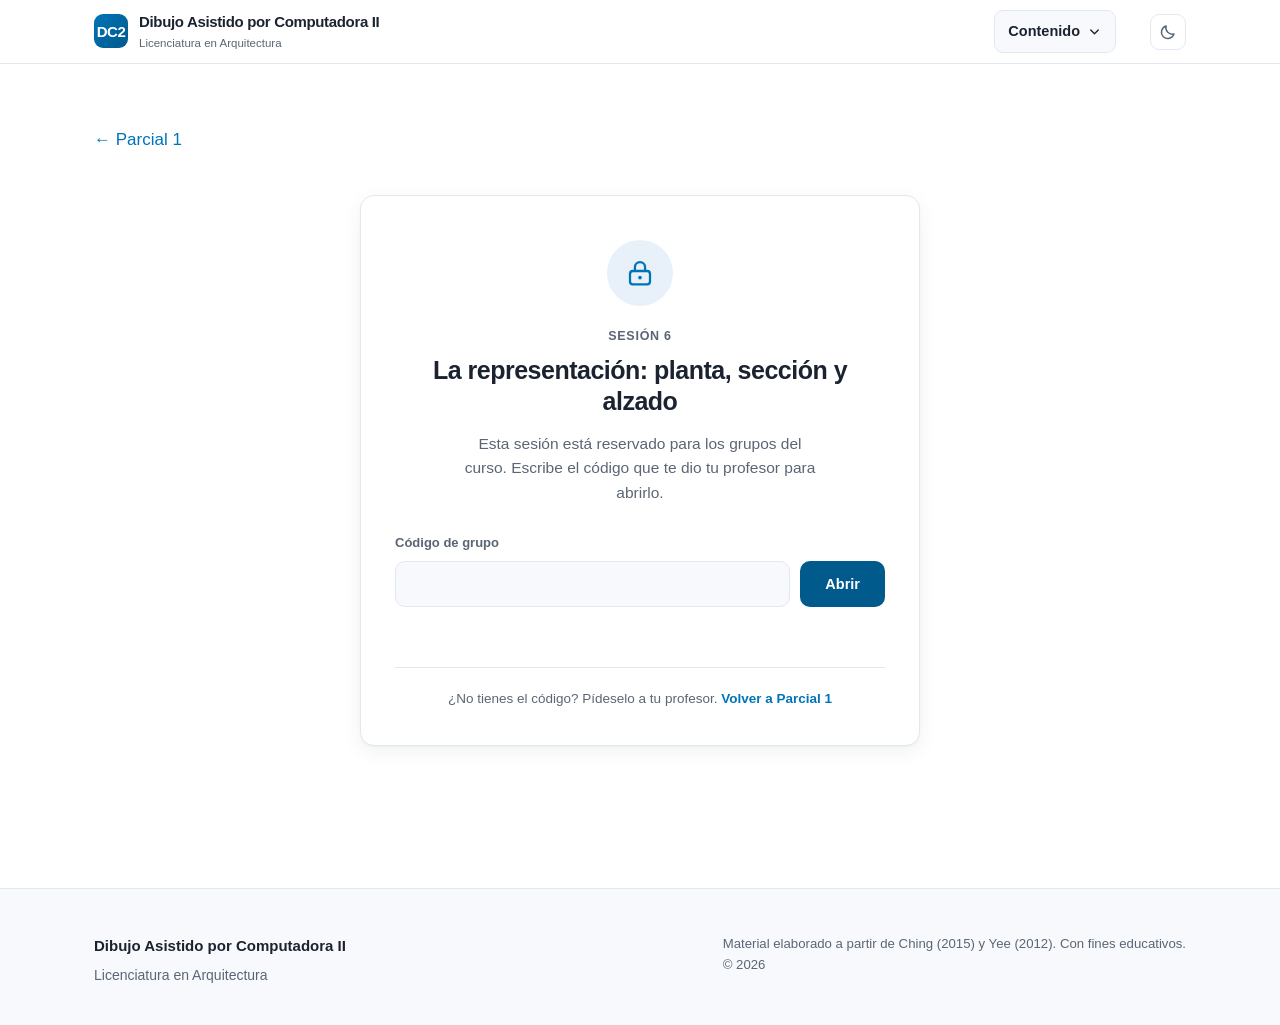
<file: temas/sesion-6.html>
<!DOCTYPE html>
<html lang="es">
<head>
<meta charset="UTF-8">
<meta name="viewport" content="width=device-width, initial-scale=1">
<title>Sesión 6 · La representación: planta, sección y alzado | Dibujo Asistido por Computadora II</title>
<meta name="description" content="Sesión del curso Dibujo Asistido por Computadora II. Requiere el código de grupo.">
<meta name="robots" content="noindex, nofollow">
<link rel="stylesheet" href="../assets/css/estilos.css">
<script>
  (function () {
    try {
      var t = localStorage.getItem('dacii-tema');
      if (!t) t = window.matchMedia('(prefers-color-scheme: dark)').matches ? 'oscuro' : 'claro';
      if (t === 'oscuro') document.documentElement.setAttribute('data-tema', 'oscuro');
    } catch (e) {}
  })();
</script>
</head>
<body>

<nav class="nav">
  <div class="contenedor nav__inner">
    <a class="nav__marca" href="../index.html">
      <span class="nav__logo">DC2</span>
      <span>Dibujo Asistido por Computadora II<small>Licenciatura en Arquitectura</small></span>
    </a>
    <div class="menu" data-menu>
      <noscript><a class="menu__respaldo" href="../index.html">Contenido del curso</a></noscript>
    </div>
      <button class="tema-btn" id="tema-btn" type="button"
              aria-label="Cambiar entre modo claro y oscuro" title="Cambiar tema">
        <svg class="luna" viewBox="0 0 24 24" aria-hidden="true"><path d="M20 14.5A8.5 8.5 0 0 1 9.5 4a8.5 8.5 0 1 0 10.5 10.5Z"/></svg>
        <svg class="sol" viewBox="0 0 24 24" aria-hidden="true"><circle cx="12" cy="12" r="4.2"/><path d="M12 2.4v2.2M12 19.4v2.2M2.4 12h2.2M19.4 12h2.2M5.2 5.2l1.6 1.6M17.2 17.2l1.6 1.6M18.8 5.2l-1.6 1.6M6.8 17.2l-1.6 1.6"/></svg>
      </button>
  </div>
</nav>

<main data-destino>
<section class="seccion">
  <div class="contenedor">

    <div class="cab-acciones">
      <a class="volver" href="../parcial-1.html">&larr; Parcial 1</a>
    </div>

    <section class="candado" data-candado>

      <div class="candado__marca" aria-hidden="true">
        <svg viewBox="0 0 24 24"><rect x="4.5" y="10.5" width="15" height="10" rx="2.2"/><path d="M8.2 10.5V7.6a3.8 3.8 0 0 1 7.6 0v2.9"/><circle cx="12" cy="15.5" r="1.35"/></svg>
      </div>

      <p class="candado__etiqueta">Sesión 6</p>
      <h1 class="candado__titulo">La representación: planta, sección y alzado</h1>

      <p class="candado__texto">
        Esta sesión está reservado para los grupos del curso.
        Escribe el código que te dio tu profesor para abrirlo.
      </p>

      <form class="candado__forma" data-forma novalidate>
        <label class="candado__rotulo" for="codigo-grupo">Código de grupo</label>
        <div class="candado__fila">
          <input class="candado__campo" id="codigo-grupo" name="codigo" type="text"
                 inputmode="text" autocomplete="off" autocapitalize="characters"
                 autocorrect="off" spellcheck="false" enterkeyhint="go"
                 aria-describedby="candado-aviso" required>
          <button class="btn btn--primario candado__btn" type="submit" data-enviar>Abrir</button>
        </div>
      </form>

      <p class="candado__aviso" id="candado-aviso" data-aviso role="status" aria-live="polite"></p>

      <p class="candado__pie">
        ¿No tienes el código? Pídeselo a tu profesor.
        <a href="../parcial-1.html">Volver a Parcial 1</a>
      </p>

    </section>

  </div>
</section>
</main>

<footer class="pie">
  <div class="contenedor pie__inner">
    <div>
      <strong>Dibujo Asistido por Computadora II</strong>
      Licenciatura en Arquitectura
    </div>
    <div class="pie__nota">
      Material elaborado a partir de Ching (2015) y Yee (2012). Con fines educativos.
      <br>&copy; <span data-anio>2026</span>
    </div>
  </div>
</footer>

<script src="../assets/js/main.js"></script>
<script src="../assets/js/curso.js"></script>
<script src="../assets/js/menu.js"></script>
<script id="cerrojo" type="application/json">{"v":1,"iter":200000,"sello":"12d191b578e3","iv":"Z3zTprVqmY0PKT/7","ct":"/UkYm3bjDlXHIqcMOxye5g59J6J19ododEm+yBIpXtuv0++J0V/P0K+CdwJj0Vbx6L8csLkfrgOvC+B/5RDyFOtu7VwSHDbeLeIqI/7myk6gFVL2UM86Zqip/NhJMNNwYlUINe6nfKXfFU1ls9OViv28cEDlLWfsV8B4sWAp6Ho7M9Scq1lT23QUNP/9ylQ0F0rcJIJq0qpTLIfqLgJ89pzdskljfjct/oYkbPdVlIPSJT89kDGAX60GH6l8/IF6vt7WxE9Bn7PzDGnnPrcHuikHjnQonMySaW41zJSwIFHe90wYqemBcY+s67IWJAbG+TL2ez3QpCX+hspyBNZ/co3eRcjZNtfD2LQUJrspal/VfRRZJ/fzaBzQ8I7hOK+UoQUtvJqonsEH2gGDEYeiOYWn4ZDM9Pw7p+6HznAWJKV3jvpxIrKDVZS/FOxm3sltTjrTIRPaAlcC7QPBpIlEh1VgXl18Oko/LO1rOGoMsoZ3Sr+lGlfaHVIahb2ZbdXQ/U1zIeLRLmDi1YrL0dldQ7LGQqtBuRH1v02Fe2jIum/8jyiqCXn9BV4wLsNgd3ZQljewfeSMR7pLnAjEU9FhAIITelwTOASz8Gc+drhEa/QJJNLymX8hgSh0Z61TFu0X7btiG5J4fdIggE6y0K7rEjFdFDY7JzxcMOpL1cq/Gk1sq4pMxUeT7H4VcxNQYGLb5ThT3zwyBN0Df9k9gVtHWSjznxCeLSVfwDRr2rlbsszOMy+m8KnQKdemR8PZmuvu2lj0O8l93TgDrdM2k38AUUfmPGa+18Oa9uJ3IDYHRDGz8roAQP5TGbTSNnFZkow9JVoLB3fsngKnyZ+TC9awHxNBjAJ7pndAGQ1ekz6XghF7pf/tkBf4ydLp2rEopdvGVCsmBODoCwQGa/jmbWsoyw28b3jnZKd/Y7khlCe9MkVYKieWQ5khk2Uw6F5JGS/p2UsidhILAcXQr8GP+iLpPCWyvQw9RMC43tO7MkJ1DilCXzFJVFHXhcs7sTzz8/ALn5uinFnDV+S8TdlncUbtIPTMRGxh4McHmjjhLZrJ7A/Ni8QJcMwlQNFOzXC94EBagZhHgN0zU0WHGE+GeLzpZJXdeQS5pt+KPxKGnbN7Xyic5j/gLj4mMJF9tSnZ+vAGOhwpCUXdo2K3AySgk3eDpEBLqlq1wy2Y1nNdVUUurDXp8YPGLjRpZOghUU2aLK2sBCEsAaQqPifc8icVOr9JSQtAmsuGvY68BipY/BmS6Vnuj+txfDVTc0LOsEFzUu6OlNXFAAVAvxBB9kT1xut7pAIL9q2e//OARi/3xUIye6dZ6nY5sgXX4sfcZM+UjI7FHE9wPHMm0shqQ2IvM8RkzqrCejynTPn7NkTOsSjmbIC0ep6AVZTRt24ktrnz349xvItaA4QAaMNk/T6Nj3RjtR/jYsPvCkJS/x3tJClE9CorM5jUeF55+H30bF5Lq/L+j6t6xy7My5k0XFOarGhJ+socvS6Vq09fQileeMy/[base64]/K2QRBtmnwGOUA6D7osgdU2EwnrizDhXrX3pEp7gO0z9mD42/1ha8nLDqzYEvUKn78Yhi7+nzNrmVH6MUaVvdSwjns0O610MJpxsMFHOZBw1kyhBPl8zPFbbdF+b0LUcaddYOCbjJdbWx2LN/bZZfNiWpZZWTRAFuok8jLMz6A/E7pjgMiCtbPS+fy6dsa0luQPPVappbE1QoXVzH+WEyNsW+Qa1hXkRnIvW3byU0LysJh3LlxbGXhwq+Uki+56IiXgrPNCOaXLk/nXuD6FygroKtDRAsxTAnse9ttho6sDgsVlcIkxUErSnT0OtcDwt0Uo2HXYe2SbpoCFQm6D4LSwGiTSW7yNtvQbIILM4KyNW/XRiJbwVdl22c1LCfa3pQs1uXA1in5P3J/FHrGQNDOTsksAQVB+h8v0Tu/qW2sdL7qkWt2gCeIqslb4eMlRIHkmyYiMaQJ/[base64]/dIEYIDFdSonALfDHDoCpT6VUOdTiGVeM8cHnvK5jpphV3xrlXIE0a7A8c6svWDdoz8VKVfYBcfa6P6yua1NmujJSZFwRolSRq1pSJoZa4h6Qy5aF/ULDPU/JSHbex+Kz5pTbDp/56+t+YiIjV7kvizkBDfV3Qg+afNAjjA3VUiGGbTuYgBBp8k0Vw5rzKJ7dBMc3M/XPabGfCrPZKs8E+oph7tdY12G7xZHo3y+2EQkRH89zKK9ybHeWBsw3C9BoKzkAY87DZ+w09Egddu0Sy3wdSrAS8IVZ34Vfrfpl3Z/uT8gsErcGrHHb1ZvJTOgXelVCCUCggsNrqPi3H7Fvsqd8T6Q8Yy+DXS/PietxYBtDabyw9q+hVYxsunOFF3R9x8WrZYpYsSiB5iIHiYzpVDZ0WYjKtw7Je3NTZ0J6sqJ5ng6lJiF2mS5x7JFG1xwNj2PlbK2TrZFtgzHkFZcqwvbz3BeiylAyk3fhu+VMtNoUfw/5fQXH4cQWSZsLJxoz/KmHOc21T4TivXTsdqNGKYMgUV+7uovrMhwoUAvWMAHYnyNtWaN2h3roh5zrYFlwtBXZnqEloaM5K7N+QCy4eioPJwZA/FzxweTCHMnOoqyVcyiKoDgukEvLADEcYbkPWCrv0SQM3w97I42o0azdBLkrhoOoWTVnVciv5jjWEyn6TfQTyLTwfaj7F8bgAoFywxUCgnRsFLAVgEH8jeu257ag0VWmGQpeh4jxcb9ItPfSHUsbAWx3iq2UOFJ2MJ444H1/iKkTObchMx7qHnsde345YgqC7Sbsv73GjNbpzpqJ1XmfY7N2lM/Hwks1F+xIyWCMii7fFm18k6XbDgyihkb3VjzdSmG2rn+U4t078uyLXl9Zjv0sgaDzAemfer5/lWnmLwAv/DK3k1vJncKyc+qPUGKNToOImsCfSRIJKHZkpKIe+JWjX84EJf1p1mmuYeS94Ay8PvnX0mk+jGu9dN08ANk2v2ENA3dIZ3CeD0EXMq8WrJNQMDV8xgHFcegVevaWkW0ytKXuzlOeY9cuj6bTRZBMlOo/rnd2Fv5GRjHOpnvJS/Jzezx5MOaJG9uJHmL3jlVO3mf9u/AMqvuxdBN4irx9dm71ocgQB3Cp5jaCd/vmigcmGq76t99KaWHmS9gYCmgUFDTRyTdCAfldYqAxbawsgOzc6h/+oACE4U9z2NyxU0Ty/uMuzOqpwhNpVV0C3s9V2maPYArG5JUC48bkk6hPWS2cOzSVLHkyka2P0XDdp7Zjm7HEoh5/M4t7FHJwAnNSNrGLPYdLQxiL10/voMYeSjvC/80Uo2294y9F7OKZxq11JNpq+7RiG1Qxh6qbfeO/AUhH9FQr6kK1kSpx1/wZtnqf39QfYaFJB+W4BYrQgUL0ooElRBmy0JC6zD6XWbLNW4UkAXjcEFPYGQKNG7F06yemcugFBaaZEIBUWGgVgY/0fyoJha2i/GHUKZjf+UjvpHdmokrC30rf7IKbaL+tWNUeIhQ5v/IuKbRrm4od8t5Y9/871NOF7YryxnbY8Sg567h99HZwd9WciBOB8M6r24tWsxkwh4ty3tkEinoAHQc3c1PZpAmK3pO0SQG+zL7QFJCXBE+gwqc6BUnz0TSqjVNMbRyxGGtGKpqwKv3bx/k49VT3i0Pwi8qjM2RLp3U10il8DyIwgryfCXsz5fTDTimw5jna8wk1k4aDRWyse2Ecys8zyV9uRBTfLMtom9PaQDrd2SceLnGLK8HufqhnHkgY7Vj/Vzccv2q9NI3lloXXqU8c2IpKXIkpzhu0NPmfMKteqIywKUT/ir/d4rqz4uhhMUfsfiXliX5JmFxRRwUhn5QNjbaxEtsZZX6cZLngH2D7giY94M8TL3BU4ptvoSviqAcTBZDjFNO8aJgale5RqZuHphiG26Rp4T943lT2iz5/hQ+kZt27cNnAdn3bqjuM27RjUEjgcxgo2PkhW+p6Yv2LayPg8lckndRkMvmxmJe8+lwOPzgaTo2gfTx5jN/86BJjboTuTvhmBmlSR22wl0txBr1h3a71nFcu/pVgKcVn6KKMErbdhUdGHtVS4ZMlmE/EfXvdK3PuGOR2lnOJlbgIP+f5eb5vxiYBf2FvGxtmWaNhMf2eC4VARekBFWIVB9CzJbTZgGD+pYuSPRcxf98BPCjmOBD4vK9O4/iN9OZ/mlsLaccLUbnD1NQahjng7LU3rhlmJepOmINYXiNcZzFX2Qdv6YNjvrI6yCnCbeM3gIqZiOfzZ9D7xlvjGFmMmZKOsIU9bHdcZrbV+ID9JEH6FpC/CH6gkJxrms14C1CbySk0JojbbMqjtBfKwybMW4Iv1zGiHyb8uGY8G2PHDNJw7FOLAL/b8Yfiyialy2Fdv83gE/985hiIlccuSRMm3YfqZubOOkqC7cSsdK0nVSGouo3MmhBVbTslPNs/eRgQ+wtpj7fDgXqz6J+61v/u9OH95T4aPSl6I1BDrDavxrUn5bR8kHN/Op8KC0SLE0bwJ5wFfJQfXerTnAjTGgSQD4J1m6tHzeVRIUviHrlPgPj8n7S308niXfHM2DPupGurPLVhEiPYbd2drLOUVLbDneshdZkj7+PXn0YaOfhSosjOBE6C8aNFI3Gsoaa5kDPqmVKID1tU7+05LzAaM+kxD8nUu2zJbzzfWFsRjTo5soJ89msrc/BGZxfEP/F0uVfvJ5TxJsO2Oo42fvWZPOlhWgbmbwZY5GnfBkHslGQYCSkjdN96vmIK0mblKgrBNfrGsk1lTa10jeYiC8f15Bf+8bnO/tBV+p53L1xEg2Qoh5PWJHDX+tpni0jx/iIjxSfoLMrsXgnglwpnGCx3AWlkLJRgFn5rUXSKo06LS2r868GYuZ6SyAOZLBbE2QqVMfjKkL7bx67P0BKN0h2tI52DiEYCbIFROAm8rzYCmA8tGLBjWwRLiX4BRBoaM8f/R8ZcYxLRHgE8pYl4LwmvNiju1cyMfbx1AjFQHgzJDJDQ5guZh4AzFjtCdWdVwcoX3nffKFelPm7HJ1s6caHsKYSrdl0fFNDWzf0zgDxTGsrERybVqLAECjPRsZm/QUU6CQAUGxWQRe64/yfHqPPFE1ZCIOqH3ZeYZMlPSCZukLluRzCRJgc1zHFRhR80TpY1u7JUKPTB+zK71K32xtwQiqZ19LVJH0MViF1TgZiImOtJnEhCkZxQQXcgyUylDVTGiL1i9zdT+L3AQbyDVGUzDbFg6uHpgJ3xR+g5QAxd/4HtcTGh7HBoCGhp7mJP3FjYND/MNUWbWldlXyFizGh60riFOnMduwaaW6qy4Cu2jsBSPjNQL0+g8PtACcwpKuq2JGmxqA7iEzFwb4Tna9vd8COuFwiwqMTMtMCmBwiy9RAAd7W73sdzzWU7JWSIzPGWRI+sfyJBMYtr5IQ4OFpUMoLKUtqXpRUWgYl1HbivmAK1AF6gKIuNoqjKXMevqnsoDwy/emyMJumKA+h4LvbicRwvoevdBPuJ3Z7bFZGqBE+L9JJXdG4D2i0u0/ksugCPlx+1QixDb6rpD6DAZjA7IBVfZuNZfocHJa6Ad9uLfvtejSpi6Mu+zUcihSWJhcJgPELD5ny/aJBXGqHZcE8Wb1qlFUr6ns8gdf3kClrb868VP4U13QKQSzBV8n6gQAd36PM2nHXtlxa9Z8EkJ6unR/e2jwLx/Syxbs6LUejiGk2pFFwHZVNPMs5F/03Ixh4duMbW85TX9iFluXa8Wc7D/IxGzGjOCPacw/nnhk6sTFhyftUbJpU/xdP2TOaTyHWM7BqnlcyJd4zjP5RSehfeNJg9ZBOwRKjwIkBas4bL2RQhl49N7qXHtK6M8uLahVVrtg7mSmZsL+PBgu4vDGRmj/iZFlrXiIu0B3ghI/hM1h9UZAbSf1+Kl53T8m6SoBuCYvpqfgYUN6i9ZNhLvw+LE4nbnfey4QdPR95ZbCOboWEwqC7IAd+T8w8ryaPXqwzdAxsuyOYPl1wjFQ6qMTaZEUJ6++jNySYYTk3HUmp1LS96n8kHc3sZacBVWWLLb6IS31+A02COr+7iHEo3UUdK61E4S1hCjPpJ/OEp61nh/Kp2p9RXCntvl7UH47UHGpqSOq8mn32aSlnxpNCDPr4FZaGWkdAxlMhc/CSbBJ3NMeYDsaYJlgLggEMtZUDih/JdVy3S+e90e7Iv8xRLHyNSe2HERGX0WIE+wKdtp7jk7DSrcFLhZOE9Ck9lQ4cvt/U5FvbUeoZev5DfMrFooEsCYb1HMZH9OL+2wtH/7xNJUbwcuFM87nS36M1yNG0dsQJJiN9+FYXv7qyu/E0K5F+r32Ffp8Fkj2ka7Opa+ENVulNlsevqScS/mVJiw+Z4IqxZNwjpjojDf64cRzAbLp0GaeZYjMM6pJYfBVMlG+I76Uifs9ldTon5F56KrBkF3q4ZqKsbxPnjv2U2zeC0gYqVtJQOHKPM/v46v2CiyuKQKmZSXVSCXeecE+IhjFoSGee0hbTHMP3iaXIUKWI5Ye6bTXXKa7J0CQPCTaQ6mKrSRK7GYD/U6KHce8JNsTGgqfTgb+D9elWawF5d04YEW52olWQbXXeG/TRj80+vvzd09i4KVhZx2+UmTw4ldfiG9VPJdMBkKKbhvGCcpb7wQLU4bpuam9biUL2RuX8tENZdcT3yg7HuEvM+gBINK4t+U4maIZm2r2RtmQazGs1UHXK11uBOeMqHRinWgAbdJLIOHkPt9vZ0ZioOyYNdFOZPfSooV9z9j+6atUJMSCctejOuD2/2u7KnikUy3rQ+kPwSKu1D/OiptkAv/sU0OajxPS3q876dr0fIs3+aBkziNh0+zSiJEyiTCCXBY8mEjRTn4JTb+Kvno4kfsCds1VqbedUgG4EpSlBO714BWyiMNjS1jTd6DEUFKng9gNs+CZP2yL4dcU6WIbojlV2Hg91CN1ltg/ZSLv0zCSgTN9L2l8FlLuJ7xg5Cs9FuMeeF5likdS5DkvFqRhxlYeuQnmvD0v2gq1OjVDh3Tq1CNEkhWs9ORxI1cPZ8CT0/y1/28M3gNjOmwhOt9TTcZSWLO8K9tsLKV97nZcDOFUl+OR7Vwgeck0IKJeqfGhkJ1Se8MubhlN36d8JoRhWGppEx0jbS2XiQrR5ho5+/rkBPgWMsO8BsXyvSAQY74BwjxWiF4FT/PNg//JZVNdMb8c9FEnM0j2G9JKEUQqehfgFY+Wm92zBRPfgHZvw4CAASFT4y+qfSb+77VHfd9frzOJSNwEgCkjsjfGHvok0H/DRvqMdwUGidvJiyMQGfrNbL/uvvmEv3iwDtllqaIeOlXQPtVxxDbdjC7Lq5apfrBvlGaulVFnNfWTcBV58/v64OAIWXTV/YHAvQf1Rx+IbPQka0ttlBwrfC+0czwzgMMiGfHqCdlLYHW2L8GWuO+ZHJqpDLvvpXhHOiW0RCLNOMrJlJp/ehKIOxC6x5lMOvx27xIhZjiIrcLWyjKW9B83oDAF17dBrLjDgcf/o9go3jh+/3uMECbAjxveh4jPkKMmNDU3KzpfCYx+K+T8JqMu5Wz4wJr80+zs+fe1gSd1NC+en8AX+XYA0fL+2s7a6mGKNLdBnHtWp/ToxxtoWbR8p4BR4zudoMD1UfPVf0Klw0P0vK0r1FrFjBnpTI/5JFdttM3I/iNlnxUPmyYKFpffnM7fVLqb/W63P16HAm4phttvSVcl/JvNLyg3lUdweuqxcZ5M0Xuv0xF4Ey8Pki/ve8iKlzzWxUbrpSCqRvqftH2aBdJMgCYRDfQxkSAXCwwZsNL23sblIGdrlIEt9+ks9NtmErw1UahFTprUP5jY5UeKna3ZdIicaQY5YWnr/ykOZ/haeCPfTody5VmX64Q1lJcEbhBLIcac5goM5xd7o6jCU3++AH0lHJj8NrmII1iJnea+FYPf8p7VRgxnB7Vi9O8+J5Qurkfmlsol+OgFosMXJxJs9TTj8ePY9zZrEA9Uuh1bbHlL7895jtA50cY9Mbjuu2La/d8gDGHXjfibKm3i5yeTH9+khqMjzB+3g896tp9Y3eSYTFKMsR92WYWdnOCmZt21qbDlIxwFOdY+0V7R9xWwhgAahgySRqXJ3Jg1fGWf2lHVnyLt30uXZKWnszjl3ciHBojnhYEwmpiGTZ68XDqtAfnhy/pLo/BOM5e5xLqY41dk6XIrrpV62Nquva1HmL7NQajDyWOnwomsbFqdh8zlnnANAf6XEYAacijeF0xJxBUXzMqO0pyvmZX8w6H5/VfmAaSL9uidMJFjFZ7RHu3EHDrP1Ok2xFbx8o4GOyuI3eqvyds1ep5XJHXH1shYiim5J6fAo6oBlre+VqWYlT1ducQA8YpZToJt3QvfwNHZOPMIB1pLXdDPCMssqucdyIdrqYGAGyHuSllfHR/F6pTwauIi38YJMWMkKrZ8E4qyzF7rDv0NpkMXudBgUIj02OYbOAeBx+AKcovfFIviWiSyE9Ixevrsx0ve+rSW5Pa7VV8WemdkADaSP7YlEau6OrINLjumkoVaSnaXP51NOl1kTZ+X3Tx/hRAqdgJjpfylFlzxyETec1I0inWhpsha2royvJe4PLPeK81ruEt7elOFnco9NfZmOQ8EIFksyeSb/QQqaKBsUrhaO2mWFVOq8VuPgNrQs5oJak/qBvL67FTtTVfD/Um3gTkVMohEtMqmpNbFz7eSFUUv2oSVWH33i8zUjC2nMfZkAsXzrePKbvotLPEaTySyA6D9bjYPTURop5gmOSWAaNvwVqg1lnZmYncubL/E3d2cbt8L7QPJe/emvVb8gHUM8YoAu2HgaiUB1/4rxTqVEMv98oLD1nPOkY5fDMG0CGv2YnOgDkABKby/chow2YtbaNRQOFt/BE7/w1Rwak0th1cPFdfpf7rGpWkVEh1uub5DCiC+IYuGgM1q5ccUSMjuY0MwrE6Hki67o5ehRgyGK5sS33S+NNSM/SHkNUcbT10wCefyafcRb0IRgEWI7obXO6TLL1pL0bCQdOJJJC9ORG1gOAWJ7Um+r98F0Q8C4mQg4Dyaeh86wW748v+aSPCJZI7JVwxe1Mlkq0yAfp4uXT2IwjU7mypCi9NaAOyp1/sPJaGM7W0yo+5prjU9p+YBFOEQJgmnGFO1LRbGPLQYX8Yv/GRbSMJ3DlPkFvIWg3YsxHQIwk+SigLqpbqQ5oeUxHLaFuZ2qkj9SdyO78UfRZb2W3SASQo54k2LvJFxGEAcLHPtD/zxrUI3aOHMy3NvoNQiIl4BWmc8hbeH0z/he3mKiIiViFqdnw4CBhDUeqveX7MnUNgg1qGb5wEuvkheGWM8Uk0zcW1sBFz2eZ/9YmJs8nAVJd3Ywz9t9VAOCmOa/W7HeEkUVDGPNWADR6wC0IcAiCWi0mo1CzYzsUze85OtGeKsSpF4mY0gbnUFU4JDRIqaZ/PwM6KW15EGJh5UujfprPMa9PlUmL/fibyxfNiEcufeFzzSo7jEcTzCWlM8J2XL01RMWjCj+W0N/9RHnCP/LgyLYbiRrYk06qPUGFS4dQbHUrV/hxqyPWfZmPGQo86qUCNas1wQPlM78VsvI3SBUXmv+0oNCPe8c51J9OldrHEIljmvDpCwG7sxBaiJPUbcUAcLKv7Sk8PIy1G9K3wrpUKE7xVKCsECQiN1NXT6zkjmc9GogigJpcsj27zJ12tDDwiRGstn+pJtjo3gvVrsjMWgwfI5bDWupE4bRLzXlZ+c8wIv5/[base64]/zM2cugQbjlw4aaFQybm0wz1irHYUVjXKXjQvFryc5O+K6aUyx71I8qBtqKl6PsLRFsWr0/oQxC80P8d/4IA5ah/m6RhV2PsQjR4TgtxUTjceVP6zxC/86JAgi8qAVzghyAjjac2bJ9BAslY0JcOvuUNlbrnQrPHhFW5w9ivZEo+8Q6MdKWy17QL2j5/ww18jRmPoOPUnzbTRt+h8A7hyaDjoU0Zvu8IREqxpc297ZGWqf4ru1aahTAyVVMFzK1gO6ro8lLiqYuPUoyrH+G2p0EZprbLVXgCg19hZgnTOLAyozQxuxEVwncbmz5c9pdzgpNlZ/IeVlQploFgA3Z4ux5JmTEfoFzf7DB913lDqOBwJhDUt9UAwSGHPJ4H4YGZP3HNRFXf+QNCQT4TRkYta+iehzgBb0t5kZInE3rjKfae/papxLPSqRUgKKiYJOrbDeG7DNiZFjPw1+J71CrzOKg5SK5nmQvwSOX1jJRTaa3aHBbJ2/Saf6uWFmuWmpJ8uu1L7+BnZbS+o7Vgv1tHqXs3XLSzRwluaNduweADzw9UPe/2L1CsKTkMnujZS/B6M0zZ4AiffJSMUfoU/Hf35fhfSkM9ACnW97rgcTTaIa3H/JfjmqTeCkBCqKsaQIgDeTGPBNb8Xd1gJGAZ448KYcFZlpyvwSWBAmEnzwh6Bj7+Jgmffh78gwT9wTev07ERMsQ9OtpYMTRefWw5vD/T76Psdo+YPh4O1HvFbOO74nK63GSvL9ymV18Lpgz2sNNK4oBXFuzRtOWqdaJWCY4cnnCFRDvvzRVC1gMRH5M3Trh7dQLJNAPU6kSDw2WoNfKuX9LIYEiCnqIE4rRAOFVlfOvkPnnDVwR6WdR71p2H0ORHdn+LuXu5ep7q6m5nYZghk1BcJ4U/ObZIfkJMgQZK4m6v2RXDoN4MdhlVv/tpABzv7dq6alIuDQ6rqa0f2C2wE9Nl1CDwlRbm94PQqHR5GpLRZH16janA6D0t0taejkLt4PgxgUE5gYMQsXxPdFKqPXqPZN+eHXD4gDzSMbvRFaHc886BF5iawI/0+uQGBZGXSTZhlEe4EUYxkGbNt/NgUdzDdKm3AhLvAlhOJDMICV2dFXAa1pAiytUFUnFBmpyy88uWCpI1ASG13vTBagwstBCF7MnJLkD71rUCyKIQw7paNrKKdSn/kv0IMWVrLMfz5/FgWBGYAnpgvKMUgQ2yeQKj6zgkA+9iOsbpi0ySWmVNNYpKVYJTZARU3U1N2nZSS7/4L+ZuqMHd6QnFmqW8NiSH6AHgGE6Z4rKt8kHUJy6DLj2EXwgZ8wxFVdQrm9AbkYZNArqZBOaZJ/MKMe9m2lS5APtOPGOjHi+e96tgGFY/2y3nG2tJnUacdIqlLcDCAuSqioAUwhyUDL90hm1lZ7QVdDbbRHqE0joc5DyRSHWh5MB6yfLo9TwvqnaUVt9/nYNZLF982B9v4DMN6XDOBnM74BVSi2/7VfKk1k3SMaP2u5s8JIlBIx/ZvV88H7RANgPUtDu90fOJWDqzKOmuYfXxNSKCH2R+v/yJev/LKggKjW0LCG0F8Z3rVfmMknrTuIjHo6ERVqul/[base64]/bq3v/SBnMMX8JCxfPg5f+jbfqBOGWCsUxJIqqRYCWibPyF5E8BhzVhE+sY6izYmMn6mzbTcQEK+7qh0sw/a+g5ldJBXkYgIRNGs3Gts7hA2cOg4YPpOehaEuycZujSmXsRT4Y39iPhcH+5H+jQ3W8TOtFxpbe/cYLB6bO995GX6/ce6LlIIfEyDpM4kNlleRBCD/oYoNQNNu5RiIfqpq5p3Leqs/+gaADHej4Ncn94Qx7XQtPxsEp3Y3OJfPhsOCKURLdxHLRgoNwoJFEY1tC+lE/FsWFuJFj8Ago+1thJvhLl5V7TW2HUEYjkX2/92D8z9Xzzq/I4r8/i2G/R6m91+qE3zlPB31dIXq5yrJCcjsPJcFqukOxKbu8ANoOHN5hr6kOyRf82/+80KreOmvF9yenFO0to7p88LITWggN/c5A7hIkP2sHyQlxLrvUjF5ft+AYUf0q1ChPJWktRQNeyBHGUXGR58wTwR4w4NlEhSqxBdF9u0MOHpY0hml/9tEsWfrGoQZYA2MK+thV8ng03HAU8am4YUkwputGBmO8tF7LRsfaVSbwvZjQO4OS9Gj8Op06luJAQQVYRiYyltX5SVNV1gX7slX6Py3MCuCl+oMOU/HF7sGjxtbxtOC3G479ld2nK7XUTbYSJ4upOmHahZeAMa7MiCMDt3vTaKA6nlqGhwr/ZUwsHVGvuZs3ufud3ayneP23vdy94+M2O4m0b/9pT/sdKlRQKUxYEFJZ1d3PWOey325dFM7xapciGsdRHfKrlRczddbcoCC6KsQLaPvvfdVBKa7zNLWgjdNLf0R2qnnZt0Fd2Td6ApZbnZ/Bpg2HxzmpJokWwVqdBe5KIje/GYqCsB20bq2P81i7QIxoGGAkVKDhuQNv6xWHraLD6utuFSjNtv40X/MYRBCFR66hxre0++pfgRc0EIPOzyT80PqvlhqhSj6aSaS+6cmlMGCJLLuH9J/eUqoIotzD9wz5an9B51AsPLmzNIP13eYsjWZMEpdJvWb88y1u58e/6Tm4YH3FTjmJG1fv97hGoEXOA8Y2f7qDdRaqCLMdDbxRx/QSKqDsXDqLMc9KzSl1wWToJ2SAjCIwMzQSFjKSvjQVkvicZoIlw8og2yGeyu+jsOXlNjjlQ2XasybKhT2vmMZBCXINzUzQh9JnSr6UPQTOszK8spPrsCnFHzJvPDjzOwTu/ckqmXQh3KWuy89/fZbfl878k4RMcDN4VoZ/CPJiB5KVTPqvY0IhHOpclfdGp9o0nw0SNBAsnsXLYWpFxVrmKtB01h3QqvudxXrABVQcKFceJ/grvBqxk3oAscLHXYFRog+DHZci1zj86QekpjxmWjTW4MmOPFgy7aRQ1OgWQpS+ZwPImngvdL2zXUtHsYS8e3GCQyP26EBOvrD1X+iJG/yl7HW2jcT1zM+sziFlSMryfyJd4zsqfF+u4MLLmpswUAuHJXctvoCiKTwmSgPHS8ZkPtI7sOH1PfOo+PkjePXdeURf394oymHX9kxAsSATfPzTBKMbENmiEKIym8JxoCmui0PBd0owsFa3V5NPli9J4h1R0kNbZfSavasij0lURdN7qv+m7fKN8e3b//5paYTII4O83jcpJluc80lrwykoZWgHdGjPkgbkvnIWi1EG3XTxStkAAM3FFAqbNQE6je2BVBtMGKtgcwUpi+l6xt8VC1GVOLZw/w1F+fHZZRWFe5mf7OJ28rfuZiSLsw+Rl+oJqkXs8dBh70LtuaZ85/6RSJ350p65Fair/oDOOhbsRapvAK7uZEPB2yCQLur+kG+NAGwuW534PouKqxcaSj7MMZetvsAFPhuAbnPjMm/WdbH7HZgqdaBnvWPqCrejkKCtqoFNvE1wezQ9k/S3cNNwRyNef5SasPY/dgQRj1zrDevekVk3JsFQlxTpS7KfQlJ1NbppOpWv1JlITPduM5Kzd9F4Y+i1xZP2kBXlzWSIgUZJWnX+i2vmx7383nLZMRhWh5kf7MOrvM+wdG5QYMsRjF1B/x2/D/Qwhv0J2Er3MzfgjLE4J+LTzaEP0jJZo8i4w+4z9zjExDLv6gJnW2tMi1Duph5L0LkiIBMu9HNCoyyOZjjDpOQ/83P5M6gf2OP7VJqdxeF83ld699yhFbRDI9u42rUyuZa32/3cwPXLQMcLP4q84SOtmi3ZS22oMD5FpAGE7j+TWw+SJ4/yh2tAcGGUaqmBSpEp8TCKFpjNYF1Q/ewsT+Qvo4xv67Y3QwuXX9TbWHC0Gy67Go3dEiScnTmW8qy68LLJx0mV/g1PxAukW9DHh8pXiyUyJzOMILUGL+HV4zlY1HUQ8+XhJPI7Db5u2IXjyGiHaAXQDTNJ6dnPPzIe6/9zKridHLOQ85WiJdZP7YuI5pogtcFsry3Xhbp+H7DvwFuzLDc4CI2NNNA6CTBev5EVmvZI8ycdSYEScapuMX5Loul5peeAPYOAr9q1A1JbDYVbBE0UbnyP4QFTEnnDQcp4vFiEhKdwx4uhGez3sHn8wgTa8bBVvagcd3/uLVeGEssurgLH+XKjQNd/5ISDEnXDWTiF66xQeXTcItyXzY8FcsDvpvnmWRAq0JOTezK+QmAcl90zyMhnUMk6i/[base64]/h+L8+6mmYxPuS7roBleOySYEcH+FkHchgCmPy9I33Yx5WOqEI399ZP3jmohlCqK6wKSDWyGH0SS3WySyvgLjFS7gnZ62GfWo2dwhDeljk9PVHcMpJvj3F6rk8Nli8tsgvjvR70ZHO+7iZ9PGXf5GBhgqyE0PGX/vx7sxlG3qkpoycNxRU1rOFHrgnyj3qH/AHq0mwC1tMGUtpqLlWHTsgMDGYyTA/YvqTJ0qAF2UMP3Yp8vKfwIXrtky5742Y9heLA6YXk0MzbIgr4mJI9YLzsMI+itW3PDqX/y/5FDxcw4W3BWyZnuEghNycYUVKUhUunZQCsl/t+EU2mZGkOHARveMeQ69wgefJA6LyoFSH0KwLZGwyHqW+JujlHLgU/A/qGKR1MLNQ1+tstVY+9OWNYY9yGzUMdaaFgiuL4rOd772QSXUD7ULDEi+PXOKXK7CKICzBn2Slnp6ZSXShoKjZqSfiDkP/uRJivcp8Gsdudyvmp5rSllcu59H+ddzRe2AtSEii2ivLacBxoxE0l9E89k5al1RSx9lkhH6/dXtbkrmsR+8w5qWWsFqC/38JOMvFHqKDzLloy9yxC/J3O8nG467VuPNWFWgwSwYR4PhBvak16jjhGbTHi0cbaFl4tpQARTayz0Stgd7MlVE+69g8D0LnY5L9I5v05SfVYE/wVPXHuCe5nhSkQwEjk39kdMEbTPItEIh2/[base64]/x7BVBnrMQYy3I8UtXbe1omQYwFdj5gEOwTnaMZI2t5uG8S4ei/HLie/gw5TUM1YFpXB4q4zyrOOECoxSx5dG4HX/JhBf0z1hfsyFxXoDv4mxDUrhciZUOoZff0RPb4z10GAq9nJsrPnI33OUFVofJyJCjiaRom+IAApNkam/TUjqpZ+q0tjLSDQaxK/z4m7NF91nxmQC5b+JBJX391Q0nvAk4xjDGOv7244lMiJc1Mf5uAlgsDPhMttsVWVcXZbYko3AEulFzjqKoRD5/TgwHU7rtWxdyOBoAWnG/civsxvZVlZHuNOeadUIGDDUZJwvgxAJlmVmj8qtgTFOaK2Wj6QYUPIMoPsWKLUQAbmbj7MKUp8FUwywh5RXR92XYPgr0Dflk5CBQwrBqjcdbG/4A2C2YjnYizF5G9C7U3V1zK7rw9Uvo29lVQKw13kgdDBrLvWmaaIOuiFaBwB7uXRJtDlnTwbiVO13wiDEYpUKjQf3o9jFPFWIaPoaooN/2IlcOcH6OQODGX+MMa/I00bo9MT5RzD55muyl1TgERVldqw2iaU2jD+Obj3jNx4b1atB9JNMT2hAym6G9LhldNpVHzDkKayykRF7rdDj/2HDP/vzaI+lvAsvdtu1wiecZDAD+aYOCDqAePpXzV8as/mfWQaObFW/qPpGnJqa6ooYroFb/XN9tiBdTdYqqh35ubO4aN8MuMfXa5yBBz1QdM5odmxkCr/s3zSkumqjlPtMKCC2i4FnaaoT4mvcLMONPOQ430KjwOb8qklVxeAO2UpDeB2l46zXJU/UOJyww3VM+T5W+N8pHxgDLyFG5VlV+T/4ume9MyHeV0oZVVHtpfWWEO7z87gHaVlUv5KKLy4YLcuDj3zKxchuFGeCH3Dt1oYLW1K5YjgwHc6/NLVMZtyI+Fg9zWhcrCw/pYN+gmr46ZOnaip7U+NdC97yUp2Ex98Q4yiONCdRVVMsSU2sIeKky4cqVRjhORBYAhqO3mPor0Uw+cLycUlhsYGhFFuecasiCuK5NWTf/6nMm5NQgoIaU1LKDBFcaggH7IXudf4NfLvr9IIef10tfNMGvgj9kgQQZ9JyfZDWCnrX+7MwTowcC/Y72JgHYyGZSUGUzqhPpPhKE+lI34d100Pan0rsr26ggcuj8AzLGljgEx+0vZEeaPY/x76DWuPsdJSVci/XgW/C0qhNpV2XD0fAcVOE5KEXjXsq/DxzCVchv4xcQFd3WBMzyFWu07RKQqDSVfb1pMFVAWInFwcMgeO+xRGEwqZ9QsjZN1BGOUKbzQBQ36v/SJ1fzQSmzn/syRT5bJjl+P+/8r9CJnKN3jc3/rAn+lHefkyR31gsebPhEdXFxLjHWD+RzeZzqEFzFLbZGFmYOJtcAmx9xKcAHyYDAOUFHIA1fj3pTmOCShBmJbdeQiocjrWdbP984eMA1VmrkvtnquH3dqhXBhM5fIgpY9NULbC776GNGAvJDQZY2jzsGBipotUPhzgcMCvEcOv/N5MnGF+yQ+XEqVwhIvyg620rEspEAsGG2l/PROUNnTvWchCDybhX6z+QYCf3rTGDU9HfpNokd2lHurZsI9ZDidVqBkApq3Pz/q7X3OdueTs5ntucBZyFh7B9NFVylZe95zO2h8hVNj4dBMtUbzUSvtBT9n7OKBxF7g7xlmRuEuz5OB37+p9q3+Min2IUjbVavHhxIE9wAHpry61JAYlCDH0480d0Yv8D8X8OTyhC+XLsjd78fkK/y21S/8BLHhsWU1dlWF86TBp361hGi7gpHOM9pTJcvCkBiEK6YSdcXManxM2upDebng9PPOCj5WwieBTLMIFJ/SYJQ7AleXPWHy3KdbJFA1NL6Sy0jSHBD5XUO/JWps5vjrNtAornxF+ZzvYfExBii67pglx+aME85DdxImr8yh7iYpSTotvXqBzEV0K+TiBJ9/r+NUFk2JM20tUxHuEb3BsZavBR+1NKuiFpN8RVBLfTrNxxzelJXOItehKhhDvWBQQKlQg6I4KbY5VXLi0zT4rrvYUJRAcvADgzo0+MH2a6UIFS+31XKVNULad2zjt1YYA/bdfBk/ntOCAa0YNg2NpVEtLjhyuZdI4hRD6iRWK2NXo3+2dYhXwoZ5swd72HuFndzxJ8qGE++CAsIYKrW55atpvS2qWrtDd/kknfTaf3AUFfIMYRcBv/wDefppLBdZzn46Ikl35VuoNtPhEjfkZkYbTxxE3JUWhhVKV5e09Zo9vfW17epCdIeuY8vfFdUp7XNcueHiIveFOC/uR3Rupd5e8LCmyJKUOOilXOYn7ELhv8gu4JNeBqiMt0T3Abc3IbgQrMJUZP4sUO1pVfU90TZb/+Fl1wL+OHawGlqkeb3m+M87TnT2XyGzFp2lkMlC7K0FVO4XaA+DYvVUvXH6tBxv75XKSXkbmx/AafyQfGHpvhQ/PM3X1jhX5jtZTRvRnG288SRiAq2HJ2CUbzLD6+8xFMcmrZHBSkskooAtjFegXEYr66fxBngK7mvZRrLlkBpcsBv7SzvlyiR1hKjqvaEWW3/TmznEZx5HuArkluNtyPBXQV7iXoEdbcc3xoZ3Ocra9biJZB81uqzSVfp8+98PbE1F2Oilvj1hKg4bluHWxM/2p7M0eF9RPSNE/KGIDlN5qI/cTgMkKRvIrS5DXDHwDODCg5WvvUBFwzAzDMPN7JR8Y1cr5gwsym+xl7eQHwNPhJnalN3Fb+sLdmv+6iKPt5FhBSfgmSIbxxtntmedW/kECALFHvFIOh+QDfGXf8CilNjqFvVb1jeHJmbfNqQGhN2HnY6YDdTuD2pRCX9ssin88iCTHhRgmAJRSUHkJ3MmAbYCKuZsnmLMHdTyHXy9fzyBCvuFez0lebEAXInu2XGZx2OR7JrCB8Gk8qxo6g/HkZEVvFYoPAWcSs1AHNDoLJa54+1SD0dpyvwEFrFlZMVuVI2ix+Tjsk3kMXnnu9FaP85NxOQcnvEILwX8m8EB/y12tRAYHw1rn29S2AVoX1YEpGTgv2P8BOVZKclpl6uvvKiEim+w2GVxlyar/J6RCBZKZX9zxjNsNbB9orxRgV7saj0yo3Yobj2qy04HY1jB2i92sUsXI8CPMfNM60YxCsvCzfpLwq9io9dYbbBq9zBpGXdgaJeR5SBj65koAEYrk3e/mh4Kpg5cp+y6pM1OJ6kk7N9Y9xVjt47x7nAtHoUnhtnofuCIOh44hdeI0h2iLcvCho1F8fZdhwCyrak2vu+S+ENU36sw18D61DPnrDCwRIC6pp2ghnTW/yEKgwqcxOMd6o7ekpU6ufqBXKDtWEF7dXXKH0q+59eYIV5/NXijOgnRpymsoIZGAdtgFg4yIAMbnmTAx1Vx7Ma6AAoylCjC/Bz+9Raclp5vVkehAmhmF050u+4Djfd4Ignon1qUYfmAr0nAHV3H6A7Tawm4Rfli6njRsJ8zhK7dzLLc7XuzgCCLC57dd3PlvZ9Px2lKvmTahkwoA9+vVQukZJvQmSJ7iPq4EGFdOwHhFm6Uiq9BnRqR3wMOO9vzEvuhpBR+1Z+hnuJfhcx8/WjaeahtqFfSrklHT56wdjfQVSU+6BAnFP8Hr7Ij5/[base64]/V6MAUMreBxGyVlx9msFc17NeeqNSy0KKJz88x5mUtihBSc7uD5uEDrpP0yWAZkBp7OJHybraD7sf3feRWp6igUKp+03HfELRH26v71Z2kBLe1WjloLRUg1Up1Ljq588B27778tbBvEbbg0BDK/V8yJw737XRj3Q25KYiqDUdeYo+KiY4OgEZLQUMat86RZVDUfHWIJ/bYVxCyNJZn9V0ZDvIKi2zrY1DT205RiH/iBn70YuqPmItDudXhQNP7bHtQ2zyXp+ETFPmfN3avmCLFReyKcxOtfdHw3LR4uUba9JoFz0AXWk5unKUVz967gI8xwIG4rG1ZmXTQqjV32mKI8cuDfcS6Z+vJ+18uBzfNrptuy7bLO4M9HQpdFnYSDGGwhfXmaEQZ0Pqb9MxvDFYTjEPRX1q/b1Z+tP52TGN6E7APdu8uHaGQGhe4LlGbJOge+BeqCqRkyDZuTbyzgQKuec5uUullpA/[base64]/YTZGAtrkD26NN8pJDt5f6bdlPPRlg2f49Im3k/Z0pU9T6/AVdOTNLZCOhKlCNMKETHgq8j/X43+W8fbwf4M6IFmxM92MnvNXmMHAYD2tovKSUYsIEKIXjh4tHb2F/OaeBKSUj4b9TruwxpDYI2TbBD3qDc7p170yc1nwriGpZPbbQmYorJJt63oWxSIoUuKEDcxGKISKqMi+mv65UrISOQapiBc3GOUnc0sbJTQMv1apZLFvkLyIv3Qc2j6VwrBjpN1tzK3QSBHOVR+lbSzKZwrxwDEuhwHX0JnFGUgf1ejLO62J4HjMTPlxjSOiNF/PbryLm9DK8M56JONaobnKSooOAs5fG4JRHXlrg7orHEXjDhiSqHcsdkxX1/m3ogm7yXGiGCRNDcJQLM3nymOko9KmBBjMTdeNNcUhlNCsDu0MfVfDiKylJnsVgfsjtviw7c9vz++BQtpWWFwY6Jo67wRLwrXkWpiJZd7eAxZZUB5frQNv48x3488z34JeGGv3M+v3QE+BJ2t9Uk9YC3R+DVlV0Lz0CKNwlX8Q/WXp+7DumRsmAB1X+OrbEciG1Jc11yzx0I2WZwBikms3xCV6yXVLpDrzlVRCduQQDSbkapuP1Va60dpOmfwY80w4HbQjQQqHIFtMq6vgXb/YJDBt8pAqR/lj8XfUNqkXeWZ7uN4fk0V4GyElRt5J8/h/+Dc6BBvxDQX/3Qj0yfUR7DQQGuK8zWSeUdD4BAVjXcmNBLv4bIPabzZU9d459DzEMcFMnfCOQHsZUuU/6Y/mos50Q7skLMlvPIYabaWk+qQQX3LDvfm5xfsir4I0ypsH6kUrmT/fV0/qOu/kXIc7G01P15ArjGPl2q7AXlZlkL5l1bplWZoyik9Lwqw8AITkRhFLtEZUI+iRvqsvkhDoZVEZN3xXHbjISyAzpqQlXSzU2Edl6pqAbG43UbY1Nq+ZTeau1njnwvMaGq3nUqGnrai5ti5gdhlrm4yikA0kpeR4CyCXXlbLD9AnPVagqvw6w5ZF40ex/QH+g/EbXrOijul8upkVPhjvkHMC222biPm1lTKJmXtvEouzIv4wnRx5JNP/Zt4E7ZtwKAP3oOVib8Hiad/veEQ8ngCQ/wmliGmlKsU89y8948No7rbDX8bCs8T4/StSKH/YVLtoZ/FFRIAmfmvytYmWQDf+ELNGRhuPrnOueiDI5zrwwgs4lHX9H2+5ohZHZM4odVIwl/00/jDgosq7MHBZFMXKrncOhnIsrtmpHOhz/97uEXEHuI6kf2VVRogQp+8KFWN3DTBWfegYVoRirVW2C7fx4ndJl8Iomz4T1tV2heXBpOs04Tekg12w6OGtWQuLeGSyjsoFuNj6LYw/sNfB7OIA79nOBlQJyLR2pqnFsgNuzRtOZbm7r+EB+AL6RBPraVJvcStGjOiMRE7OlVVNsofqz5XzpajDTt1ESGxpcOmDrKOr/pqqcrMUp+ldmvX+dX4LP5YsKaaQkw4d58FXkEg8wShMsncpHjEyt8jigRli5P1YvTGX5Eog1bkvcXtA1wJn6NDEeu+lAnk66GIyHzBEh1u2o18gQEDGOvKXUn/ubR7QnSbAaVNfEumFQTyqKnI5yWZOJ+r4+97okYXR/bnCk62YK4w7g8ONwPaPfEZ4xN+6hqu3+c0Z6DA5p0uAkf1vvol1NL8kbC1gQ570YTAltbJNH8LjYqkAFNdtVaZTd4NdO9XtZSBEwiOLBUp+tpUCMHjAU9rXwlorL6/GrNwXd9FFj2ajKtG/yPuXMUnTK35YQNizEZXYZHXYq35k5CvtCgtImOGBfwG7v1LcPw2qaV4ihlMoWBaxm+fBkyWwU1IJu4GpVhtHw3TemugMviwu/ktKqTHCseO9oK6lAvLGmB8VT5U+iZd1eXAeOMT0U5Xc/nlM8OZdZzKgCHBhzKa12OL9ZgO5Zw2uI/Wykq8uYEYh3fvjVdYMdohgEJXjbjAWgWHsJwlA4xNfD+YqkkQkK1S6EmKfEvl3pEuhznWCuOu1R4ipo+lwkG1Z7rH4s0NUKTKD2ZqM6veqx+r6nQN8j/62EZDTGhiG5qUQmHJjP9VhhFxPmzM3QZHoPUua4keQNMWAt5HIFZeuSW2u5HmAYynAWWogwyGMZxgYXzr/6JkLP2ri5ejwyI9SkFzeAM1y7TdVEonztDROBVovXVPQdSeAa6dEGdOrvwYNnDL6MkkemutUXgGmi349cCcG2w/GCRhluMdifZ8R6mD8LYcHTE869EnsMNd7nKx3JEmbXd7WTvyqsIoFcVutecmc13JUE92glXpJ/5hz0nv5UtKviaGi0kyqj+ksGM0HXAtUSS14OKi9P8tY3Smil48ZcBosZpWJJ7Zb13hp9VR3Qw13Wmi9XvhO8RNOWdMQ7UtEFEjGsM+lldHPb/emFQ+zvLcKKcw/BC93x/yvfoX9E3RkmzhVfUsdIWfn/VKIngdIfCmqckT/YvwkDsXOERZ07Ccq3hjSvPTdqsyxygtGQbUVGLW5DZALhLLmw84nOUs0JpGoOvnDDZdrcmxHIfIItJSkay6BCkzJiJhWvd090hg5opa9p8M+9r2llMdZWvr/IyKnQGN1e4Ap+ZwlzffV1bOsbEOkX3loa7Y5w+vu+tirC7PuDxHhTH0EhbZ7n6pevSCodO46N9ewC4iNEWjr7bJUZcl+dKufEjpPX/QaK7zeC7PSbfTxhUz5khr1v1hLx+b+U0wAZc/AtynSOLlLEYHjCbpIbKyisKCF+YI0uyxdk3CE2a+ZMzOuUGUbH6/GgMO7S2oqxoC2uYaRW8rC5a8j41ITkssk7dElEWrRTXiuBoMELktFMHzVtkiZlWgv/mX4CET7kC84wrH2FO8YxB9pcvneYHvCIL/SVUJDVSC05WgDvEnB+4jS1mNrSpE6MLjmMd0hnXr1VGOFygjxWtVOvOMyRtiveTk6/pmRRSysqhLrfP2NrcJ5hCqKXO7JZPQ1NbziC9GaGnRZcixinL6ZNheS0LGCJAAdBMfkL0aV7SkxvKFE0wEktT2GAysnaHCcKpSCMM4HcnAa/otSS/mzNcuEeN3X5yhvOpMGocLQp8CP2Ai3N68wkt+nYVgrUwA3BhzpLBxLO+IPautM34raXwyet7e7ORultNaE78ew8QSDAN+Yw4WgKzpMgIcctBgyMnyROvmEnXS60tC4Do2YgEjAkzWLcgpIPr9nmjHb5N3AUABuXbbk+Dx2CK0VUyQs7muy2UboPREJeIg/MIliT3VE/LfQmEYvotg9ikxdV/N9yd3UyK6FWqetnYhRwatii6tyMz5T3863EQ/CspGoqSZFbgUHk5vvTppuKEnNF1DUBSDE/HKynPL4zW2CLt+epbkNxFonSzf5JMHxDNsSahWnfiQzFyoJwhttXxiz3BWn9dRrHME1Z4xUA++VwabGp0ofr3cDcYPdo/ckuceuN27t9uJ+DF1TO5felcO0BncGn89n/5muBnAjrzppWdSVh4hksNLeF+pY2fF/DpV0s4gBwLTVPM/T2nDQFQl/Lj2kM0T/s1BRPCFw2Kl4GYczuvB/2sAdKqpVUfF6uZh8KOwEXakzqKHiJqJt9OKnsoRtfzcNfprkqmqgw8pvo9opl/ITCyMN8jSE9VO77hBYz2RxytkhYBIF+scsWQbxwtZ547fbjD8uHMXgRsbsgEUgUxhmJitoOPO/40kOEeXTb4UfK+sCxQh1k2Vy2u9+aWKxcE+MwG0OLxy2wVU3Aks9ceLSlHH+0UaKqRWOQ9zK0s85uvf5mTWSLXj5QQ8jFLqIkgEiYzv22w2jThxM06PAcCvIAnxFYQNyr7B+wE5zKkD6odnM1Zf5hLnPd2HKwPvuTL0+i/5yHF0XjNwhX1sCo7Sib0XaIGrBUXB3kVDZ3F9N9nt30dTu6dkGupBAei47bXF/8ijlIvqMURobWQjEJ7GEhSm5JxDexdwcfQwvT0OkVh2sqzm2qeVaSezHHOOgjO1zYUvf1sTfUxjZQwZbTiNdSwgVZmyh99qSxVyNmJvEcucUvKhy0/[base64]/nTP8bQ/u8WlXsnq+1e7NxZRWMOlIU3WYQOtAFs/Llm9YHp3wBG4jE1IovxJPOIBEZubSAu6pMRDzw+pRB9IofYqxNpaHDal/8KMUeiUHNTS+uxHSQTr3VFrF/WElL2OZAFks06B+wNDROuZY/s1HdzwxGxrc40oiJSChQBl9X+ecGyipwHc5PSy+NzHGYXtKe0f2gyqUCxFYSX4IVoBdRwjOQG02leH99AUUSxMZbPASB/rMTxXYPgEj5YU3UPD8Pe/qmEaNriFic69ywwh3Ep0KOAlJWzwIZ0jTP0K1GcMoK6QZKNgcabCX5kzvbI2gIaZ6cCvQpNXwYFHAHcE2uukqAjgV7DdqAIJ019KNT54VhOrqrO9uBhYFDxrqKcQlSaLjNqN76Cj5AB8vF5D+lgpoHutdz3X+IpR2NENuXVm4mj9WTB0KxRWW0+IDM9JIYTKhdodmD/0sxi0n1oQMycOlIdBfI+gvBKF3Zp9Zjsc7UHSO2NdulkKLOZ6XxZp/[base64]/dsGwXX/7GkF5dMt1szRPhb9gVZcjKX06LDcM+DNXr5p3D+vY9/[base64]/KzWkKd1EwOBFUl0lJYXCP/[base64]/[base64]/q9owhZfoY1Zc3Jqs0nxk61q8RBLTyFFW5Dg+k/8sTyetsvyd/qyEjvjKIrjh77RyzZEm1UNN/tMS/bXOb17LzDuYf9AOgp8CBrT8RrAFz3RLDcbFecJpsRykXaJA4KgJYS3lFhcnifMQuYtk0ZUuvcOqGk9YW1Ye6MFYuRmTpiqhKsm2nVknZ2GdaIwx/Bt9eBAOYyhZtqk0v2Uu+UgFJ+u7THNbRQ1EEMvGty0AjDkYOuzQ6QH+ZQlB3w25d+I87WzEVQvsjiFvto2hvkOqlcgekirLZ0WD26v37nEKiGdX+5y2O+mJPf451wjK/73zLv7FHkkoTXuTOadKXQNQF+e/lRWNqNKFmykdDRC64tvrIUBkhJiUSMOEllk+ryo+m6CQJXBg0L5KJxNC7XmLaZgamM9xDwvVOu+IJugoxPtkk1HVj2H8Uiqv+MkWXLWvMqNeA2cdkebcTWb9O1lP3XiBqIR17RP9O4EyVk3tJJWflS6hrmq93al0ZhEQ6pp1/eFEeqcK8XftGQzRZFY82yKRWCJAgt21MIXU+Vus5tbpj45TXIYf1zLmrBPr/W/oCXl/1M5vcfxugbvFy5ZtgD2WtFhcLSTYFZs13D9mhn0fPFoukd9UducC2YSWl560zHJ","grupos":[{"nombre":"IBERO-A","sal":"xb1Q98g7MUg02MK2OQH1EQ==","iv":"47cVUgngJus/x7L0","ct":"XW3dvexzDTl6vOsKGOxkLx68svhS4FjO22HK6LIjI0O0u67itexgWOYhxvsA6n+9"}]}</script>
<script src="../assets/js/candado.js"></script>
</body>
</html>
</file>
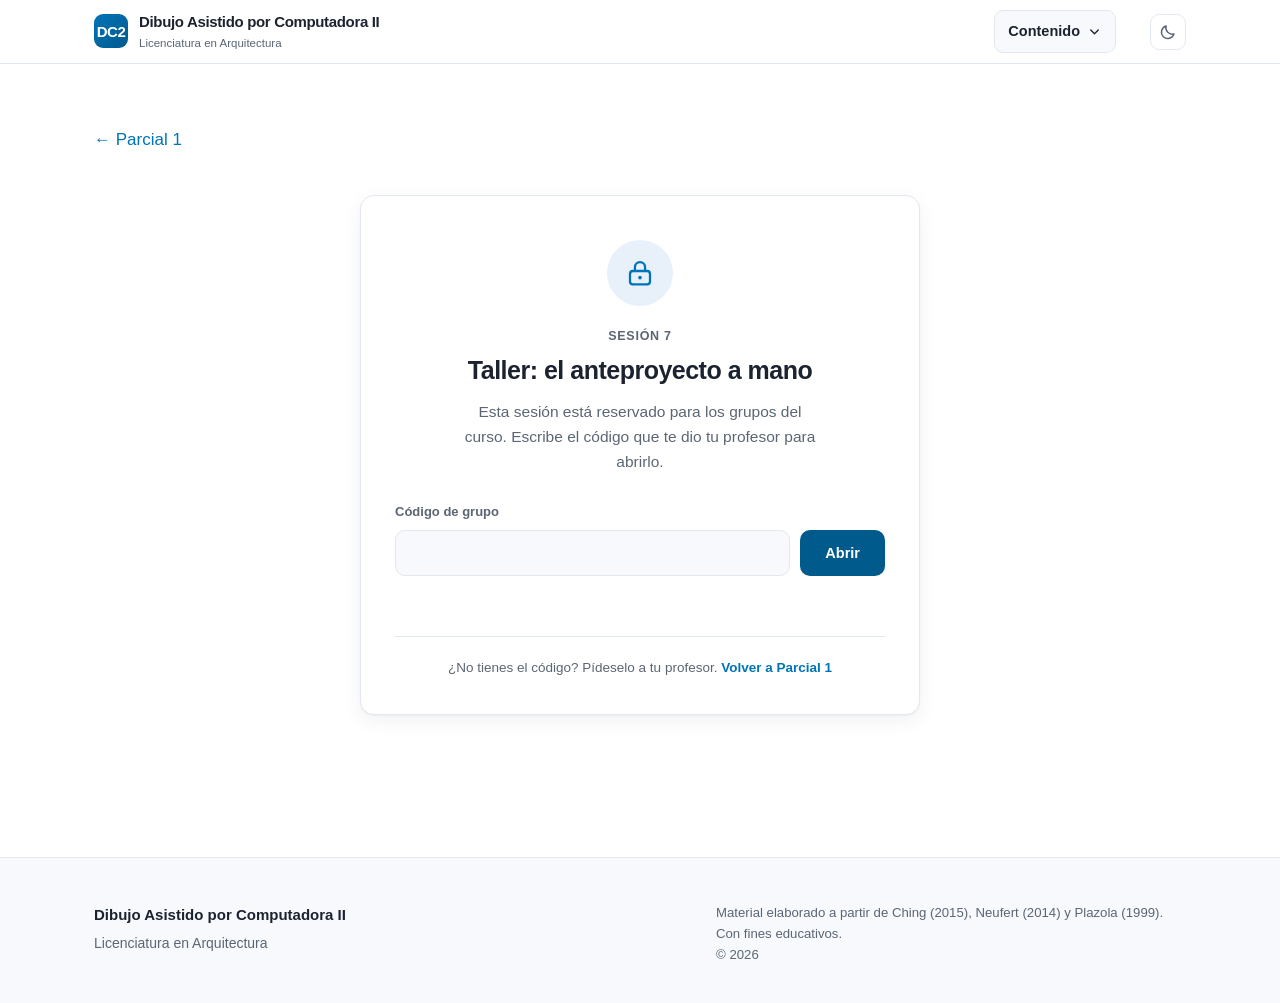
<file: temas/sesion-7.html>
<!DOCTYPE html>
<html lang="es">
<head>
<meta charset="UTF-8">
<meta name="viewport" content="width=device-width, initial-scale=1">
<title>Sesión 7 · Taller: el anteproyecto a mano | Dibujo Asistido por Computadora II</title>
<meta name="description" content="Sesión del curso Dibujo Asistido por Computadora II. Requiere el código de grupo.">
<meta name="robots" content="noindex, nofollow">
<link rel="stylesheet" href="../assets/css/estilos.css">
<script>
  (function () {
    try {
      var t = localStorage.getItem('dacii-tema');
      if (!t) t = window.matchMedia('(prefers-color-scheme: dark)').matches ? 'oscuro' : 'claro';
      if (t === 'oscuro') document.documentElement.setAttribute('data-tema', 'oscuro');
    } catch (e) {}
  })();
</script>
</head>
<body>

<nav class="nav">
  <div class="contenedor nav__inner">
    <a class="nav__marca" href="../index.html">
      <span class="nav__logo">DC2</span>
      <span>Dibujo Asistido por Computadora II<small>Licenciatura en Arquitectura</small></span>
    </a>
    <div class="menu" data-menu>
      <noscript><a class="menu__respaldo" href="../index.html">Contenido del curso</a></noscript>
    </div>
      <button class="tema-btn" id="tema-btn" type="button"
              aria-label="Cambiar entre modo claro y oscuro" title="Cambiar tema">
        <svg class="luna" viewBox="0 0 24 24" aria-hidden="true"><path d="M20 14.5A8.5 8.5 0 0 1 9.5 4a8.5 8.5 0 1 0 10.5 10.5Z"/></svg>
        <svg class="sol" viewBox="0 0 24 24" aria-hidden="true"><circle cx="12" cy="12" r="4.2"/><path d="M12 2.4v2.2M12 19.4v2.2M2.4 12h2.2M19.4 12h2.2M5.2 5.2l1.6 1.6M17.2 17.2l1.6 1.6M18.8 5.2l-1.6 1.6M6.8 17.2l-1.6 1.6"/></svg>
      </button>
  </div>
</nav>

<main data-destino>
<section class="seccion">
  <div class="contenedor">

    <div class="cab-acciones">
      <a class="volver" href="../parcial-1.html">&larr; Parcial 1</a>
    </div>

    <section class="candado" data-candado>

      <div class="candado__marca" aria-hidden="true">
        <svg viewBox="0 0 24 24"><rect x="4.5" y="10.5" width="15" height="10" rx="2.2"/><path d="M8.2 10.5V7.6a3.8 3.8 0 0 1 7.6 0v2.9"/><circle cx="12" cy="15.5" r="1.35"/></svg>
      </div>

      <p class="candado__etiqueta">Sesión 7</p>
      <h1 class="candado__titulo">Taller: el anteproyecto a mano</h1>

      <p class="candado__texto">
        Esta sesión está reservado para los grupos del curso.
        Escribe el código que te dio tu profesor para abrirlo.
      </p>

      <form class="candado__forma" data-forma novalidate>
        <label class="candado__rotulo" for="codigo-grupo">Código de grupo</label>
        <div class="candado__fila">
          <input class="candado__campo" id="codigo-grupo" name="codigo" type="text"
                 inputmode="text" autocomplete="off" autocapitalize="characters"
                 autocorrect="off" spellcheck="false" enterkeyhint="go"
                 aria-describedby="candado-aviso" required>
          <button class="btn btn--primario candado__btn" type="submit" data-enviar>Abrir</button>
        </div>
      </form>

      <p class="candado__aviso" id="candado-aviso" data-aviso role="status" aria-live="polite"></p>

      <p class="candado__pie">
        ¿No tienes el código? Pídeselo a tu profesor.
        <a href="../parcial-1.html">Volver a Parcial 1</a>
      </p>

    </section>

  </div>
</section>
</main>

<footer class="pie">
  <div class="contenedor pie__inner">
    <div>
      <strong>Dibujo Asistido por Computadora II</strong>
      Licenciatura en Arquitectura
    </div>
    <div class="pie__nota">
      Material elaborado a partir de Ching (2015), Neufert (2014) y Plazola (1999). Con fines educativos.
      <br>&copy; <span data-anio>2026</span>
    </div>
  </div>
</footer>

<script src="../assets/js/main.js"></script>
<script src="../assets/js/curso.js"></script>
<script src="../assets/js/menu.js"></script>
<script id="cerrojo" type="application/json">{"v":1,"iter":200000,"sello":"8e863bad79f8","iv":"CRhBH4hxSftkBFAA","ct":"GSBOiq4kw9dSy+e79a54j9zFlQEG2nLx08V8SI/JghGMYNCLTXQEx7FW2m4iUIq1zOyn9uwBJogIXTYR55TuS7nkJpM1HL1mPLyrHbaWUt19+GLxhbAb1MOVJRUpY7qUoGmi+osdqb/Cy8Fj4KcPD+Rqu5bSp9+gYVg75o4ElBeQtm5Wdhgwi57wzSWalkX+MhRs1hPmqGSgdk96xvWLSsr5Ju1zdAz27wX4nR/ouSASPZxXLk/FJe7ypuvCVkT1iYS1YC1F2NwZ3LHTWDnANE00xVPgu/LLi6mfmS1oS1a+nfNKzQzJtow7xcbfGw4tE6q8uieYDihbLETAvWpMrOLX7Q1Bka8VvfksjUM4i0zIt4YKj/97/HHbDfWlfoH4ZI/eRfW39SQa6okZvCDjPwPmFdfQw9F0et6NA+mqAG0NApKtLU6op+QCQzYPLXT8RfIzax8MCVMUuUxaDYMxaJoXj/iRStVHqRC1QO8X6Av24Bm13XuT+F34/irrio2KsHd2DJzjh8nTgruJ1i7xdkDwizy5CKxpjMHiz/VXt1BJiv/D1Zj/twSa35cn8YIKfjgRng3rsxpIeUT1LHnp+QQEMwnGSWfMk05ZTmNFc09RQw3FEzmec41nWn21R4M+Qsbo40YL5uKXXuB6M/7U+jUAh12PJODgl0LkXP1tryML/GeGx4Ckzl6KZCfGyOs2hE07aVz2SdWLRmL1xSmC0UFmKMDZCyDb59fNF3SyQ4ZkqqJuN1XRyHfCRCHxYLXS0IZP5XLGudnapJLkRqSZq8e2k/+2A0YPtEEi95FjegsZqZab6jbHqDho0MUHzxGLfFrxpZ3GCA4CZULxlGuPWYkxImE4iaQXphg3deshp7wCaUyLUHgYcBOho5dPQYpkEhz9MefOugVjn+R4tLp9nsH/UYaTkzgHcYFN+Vy6FPQsUD3iB/0SlKIiXkBCCaZ4BlxXyLhnk8/rsJIGx0UqoWLKILsFWo2sYtytaXhnM/UGFK/Si/o6tFgJANFqk5NK4MoD9Gk9RaAkU7b7s+ZZhvqxDG/lbRlKwemSnmi6TdW02UQ5XkWcdF0be2fxeftSZKOGc5umdggbS/o/veIeL5gYumJutaTyM2gP0vYuZDrL6Ri8aVLDRNTe9EdjMbBvRzRJ57e5vK3yMH1NY58U4PSSpLhi7nXhTCQplQdYat0S2kJN+P+QC75MBaRdKljQk5yv/IkxXMCvl2i4G5nh2fFk20fgKCkUTD/XpUrnxj3uiGR0ePa5sFZlR0JlsnVsYmOI3G8xdP6HuyQMOUsXs/U/EN3XQpLJS3mfaQeaS5rkgSw0zpj/H5pkxn/U9TdPCb6lGny6Wbjg7SD79JniGZHjkrl+WvZoJHc83Z8TqSj6lyUELPDRJmRbn1Bb4NsVmAj2r4/6DrfLYS71Rz/0Apn0W9Ebv3OTDK21G4GV5hKincBdcBDMCTPquvCT3KibIVTPlIJ6ElPmmYhVAti5nTmIH+bq2WqWsW+mUXYnWll8oYqmsAmpOGTZtJOQoXTDF/+83X/ey1JmA4PnIotzWricRe6GW+yyDaObDMnP8iPt8WAnwCZBHnhzV232Sc2y0IsSMHGo/azJjISxpXdm6Ia38nOWdJgv/8ISKQ+RzE2pvhISHd+tHAMOoCQVkxEwr8AeRuAFr69pY8FE0ntolERKTsCrvBNBwvn67aUU2EdaEOZhE/hHHjRvpllVjx7xJsYuyw+Hp88EX5PJuPA2Z6UriZRYvioqOkZY4rZlj5poeYF7T9gw5iScX5KZrcxdVMb3xH/hrFmym0YfouCDyrgNM2ZrqKfrHJtxnI05BXkVksjXRt47CCHOk+5G+/em+r5vfFJClCOTAzbTofdxLfizYuX6YBOb1XkrKMQqoYl/NjHGyd4S4tkg4ngW8h1V7OyondLClEwmgLk3Ypy8h49dHp9p7RazQZkxaXNFixX2Hk7CF0oOr5PvwASaCCNtbD9ItCyFnNUfB8Aw0waxL4ZNMvuolGliLph5B81XVV4F4Wkvh0bhDENYL/[base64]/jCLpgD8TN2ERDHzrBERsR29kUY1F1qukoSxmeaMEIT4TfK2SFRQYmGF5ZYJZV0cWcLezQ+M+aAg4iML7Ba3MAoOI4e6rQwoZk7iu3ZsSZewzndpcSk9Z/h5FuHYi6fJR+04G53emuF7cSwE2FflJK5KELwP1LJZ4qwmSHFwXc/gwhuCHIzYI9uIRCvgqE2sLrA3okyaK1J+n8m+5vyTrPIe+GaWWGOzISlmhmJ1VRY0n2HsCxK0y0wSJiem1g6TjS0cOnei/zKr82Ux2YjkDCOQ1w5dNcGXvuQDjE+mn621GaFf+AABry9nJ4FzR52Wl+tL480o1t/g0y6axm+V+PoTNJ4FqCz5/bwtHbJbO5X+srZaD3PB4ZfGw+eZRgXw4UA1s76pK6DvcbIUl7/Q6zLu39tpGGKQeFDCENJ/rp5DVh7KS35Z3xy4jcTZqtmQLUY9v0799GTtLTKSov/TWgSrRExy86idvEofjX7AQ+u8gDQXSZzDZhMfbIq64R8fQyOiMGYF2AEaFt7xFtTc9EwW1AO3Z1NVw4lNnZKxsHaB/aAmyAroHG5YVuNw6xE1jITARq8lscrHLefxrWlCNTPMQQj3LeKrEZtwt+ICQbfrg9tlbwzIyNVvQex8fEdM4oGnGIpcnFznbHo49/Ub9uQH7IVrcEvzSH42UeUAgaggNqOJZmTI+NjaGyqaMc1cRVeoABJyNhdeHw1UnU1vzt8I1etsPPThdYQHwWsMt9Mop0yS4+luH+iYRqzwRn6evaefxYXvBCZ88SZM3OY8NhJtW05wFFrYg2qlA969EXMqQFp86m36DIsFaS8XshPyBHJx4bXgQvuF6N0yjPQY/S8CuRv25eUS5XDc40BG5Xg2icDXRn9fJl1wcKV1tD+AKEH45MewtFydMWLMzB/kzshuuZGI3mSGq5cefIKMN/o5FDxLGZojq3IO6pZU7p3Ud1brftgVU6MAgp8mFATk3OSEFaJPEQp9y/3g7zW70Whn1BAI56eQ+N5b9R7Hr2uRw1r22L5+uQ/jxeUlevULolRyPpkrzxYlgwXgelunCvM68kccPzLIdRisJJLSsUCrKEoIg9MSwKRcCZBCEfHqDn0/wa5eDLKZXRIPi9apc2yPFGrmTId7KFNQODbq4NlFC0UaHB3gGvTGx5AsEgC3YV+BLBqXQMnuxPxwi4HpmEAhd9ri2zUU/zZlgre7VouqDr7WIXTIkdgqtH+OlrATYtFjTif21Qc2Fu5/iEMoVDAwQQYVDq/vDYaIAIuIUuncNW8d3+mzJvFrxb68DpsXKzOHlp0RkgmVkf/FeMDfvaNSxwO/v+gCYaIwdkL0IFTYKdk9lAz0dPhpHqi6FrAvWJVRlkEQdOIe4dMg2V+xbia0ZtTqat6ioJMMfMbhItqK+lTYzmEl9bC2avpLocdvMKlIPcd0I6iUHJwY7TKqeYLzb4IDqHzkQ08wZ4e1TJsz5C69Q+UJV2f1Z0HOG9wObYcw7ZXOE9LzHWr8ep+S4Svq0mI6hSo/sdOf5HtPyPc1CgVDggjMSJ0TatxT7oPWCrqBmNsrDcfKR9KrCZBN2DLE8E8dxX0mUuzyfl6NvMXnF3WRGXc/YRVfL7IwCUNiE8oV03rqPUq4AF/g6GhZonOXPm3ugddt0YvPDLRZ/f4VC0MuQvtVjUhFOIVDtSkCuMnb7D8PMT1CuieORkGHc5rW98lltLqfWBtemneXmooPwk/gDWpd8MFAH9PNOQm7/0plxLyskRO2RBAzCaBO4G8iUWkys0zYUPLfDz5C1TXKmy+4ALaa0L4/IhRgEt65+B8yMfqPVsDBcxdLj3wzWL6cYTYNSoznpfgobe5L5S7JDgipCgf372V6F+pzDU5pxpy/EaHLbwUNWLL/FlvTFL9zyFV4Tw6hc7raJJ1aG09F0X5LKb7E3Ui1cplxGnVkqZVvkAzDFW8gFfPNN3hCMYbCXnmuqfuqgzZCO0sG/PK4cSS0vipi1ffrbYb3FNu5otrK04fQ5u++oMzgkndKD0n2GJKzI2s1JojjzpL30n0Hekxb5BPCIjz17NR3x4seAUX8tlO/mIvONTbwdfIBz1mD5lAFsrTG5+FhQAk5Ox6IImkXpybOMhmXiaH0+fSjPKaKnY6oQNTF/d0HUxCpqy/jSc30IUPa4iTEw0hVur+Dm4gGEo1f3lu/Ll91zMLcesAFLhUbNnac2j7vceaPDDsjn5dnAQrGIygBJv8GdDpQNz2NzMMqkXW/REPmGn6upRv8KQ1kjjXaZdRYMBQ1yel/jkhtbbgjEMp77D5fIfY0++n3bBITzPCkmDWVs7qRoDut9GWpwmGS7JetAfD2knMjXzNPvalpKCl24MlawQZ5Zbi4K/hz+UtAmsl30XXBsmHNnes56qLupexs9QrHg73Dg6e+zGZXTUQXkqJ48AMgCjZg/DUhVV0kmG/tpaEIwfllMWfivlwotHUs2tE7jHHtC6wTWgXWZgFWGtb9jBwJn6zXg68GUj1xmcya0uJ94sLNnsi9wOW/GhpEbO9bt4OAuDzLLU7uc6gYQWnZUuvTecDrON1aP4ah7i3mxOe8E205g+4uC7iFIHdCAxXrExjb05XGIS6KONhW5ZgeO0XmacSq9Vkw0FruUF4G/aMwJe1kll5hnrlNTV+ZeW+LD7y3lCB8nNOm/GTrwe7H9cHyGFgEwWj0zfNnkBJqg2ZQb0lPwif2YcEByUO4yjxjDvEJvStDv9Lr9n/bnxzrcNq14ge2pUYpvFo5wImOXARqJINJ1XmuYZNDDKklB/dpIgczp2hdsRRDtT9YU4cIkqComhSgUz/QKCbF1wMuIWhRA7zh0yjBLw/L9nkpU2RtKcYorzax8cpok0aVUJ4pyOANR3ssNdcillnNYT/PnruxAFUDkLr/vfyOVOZ4Aj3QHpPJ7x1oJQTVelTbelq0ECsib65zMgOtAGHdWsh01Cvwf24ZwENC0MV/[base64]/2cd0B4DLBZh+KVE0b0szN+tmjuMZhUVYhMxksabKWTN9+BhE8JRAORb/jNgO1BD6AAr4hV3yhAD5BgC3LYrbB6M4X5V/0gyHJOCK0VtY3fKxns7OvYGVDA15HaQdWJ/tvKlUDP7X3shtYEI0SOO54106WY/[base64]/F6YVUKUgnoL8IC91lsJ7J94DtjFa8jGpxanshDsNbf+v4jQ5V/souMKAwDWet1rxV1zXZpmzLBdLeC9yFQJfTLQU5YM7FuyUI70G3s0gUdz8pd1iYP/WhbYHw48hFoYHc8s8eQLxQ5mXm9T/hidoMXhUV4ODteXXQyRxsSzL8DLZSdj+tkPMYktOKhkQgAzqGhdR4Vw2CqSVSKqUD2UsQYwK7NFtmY5OVtQwj++wrPYl/E+7w80+S6PbCSpB/tIjyM0+we15akEz0NJdXtTPQWI4m5Hbdj1aSgpcx+DYkXMM4XR7ge7sVshMIEPOgpch2NDPKCqAD/e8t23+bZp7WXu+DZnLh+Xa9J/fVgr2tgv2HV5lfB/vC2b6w41ppdqnwPn8t+ElfTcI1i6E7jKrwpGV9sJON2W4XfRNmaAg6Z+Q7JHbXBI1PiH9mtdmCcMOr3EFEEvZHzIAHLXGP64NrISsjjyCVQAydbOD/GbLtPXYG1BvsBRqmwMO+RpqFUzat6CsrM9ADxl7Mb5HgrNaoSoBzGiMLYdE6lOt52RnjEMba4AZgCNzNDHTTLl0ESfbwCejo3Jbp00O3m3rUAzflJcdeDCBiahbxbPhz2FKzQ21bBlx7V3UUl/skn9P/U+lj0bSvkf9TDjKAfWUyTuKkxqm6C6xN471beHF4WrxTBEVc7KocJO8ChGuTJgeI/NI1hOF1g2/UZa6Heg8Ijhq6rhD/+8I+qszRmzwZlNlP64jqEvfTOFKCuCgSy1I+mNLPgOwNtVPYOlxfhAyHorszI+r/JNONp7pS2fhJAvtj/erITssDXrcrLAt1Va/M+rLh23tK/TnRERIB6uE63bRifrVGlmNt7DJVPAv27tyXMQm62SJEKZ2wm/QgtUzHWRQH/qQv7p/Wt7lRpPPMhLQRO8pKfpH+wRQiW6sB/EerAEjbbSBgwKNL+LWiky3VoAFRsJ2B0O/FThlm/hDtHeRUw+P3S2WK+uQPMXz/eAzbXk0BsME4vqQdFM+DGqwEbttfExL3gfsRkeIwQdcLRIZhP9/[base64]/5YZtYLIh7RPP6TzVjmli9lLR4NlgEdrmQc3QI4hk9mt0gQwkVu5w4jBddPOWoUA8tTdKZ9PtbDhKc0vgCE5RoqPQjgu/zbZB6troe25ztPBHFSvO3ZlRodtnaXzUoTaNNH7QgcqBzxRB2EojMoL+rH+xkIR3YcRqGQrErad+QD14Ah3ke8og8oYRgoG3u6fGj3aiGC1Oz3wTNqby2+fiA9oFeTqneS4H0SpxyiisPQfFxj/YpbDk1ElROfBuvuioECjESydOMDZX/EK5wx+h/qthsd/IkZoSrcXgH17bIZpin11la9bWOE+1vneCDmez8RjQDl7nIjMYdRAPXQ/yb2dwCro/MxSUQXVlBVziB4sUoLzxQIzL2zt4mgBY26k4UOBnfUwkwysapxAlAXotTUPnkHqQE07tKuBBmCAMpU7fIj9WZ2V1y4OGBevKlw5gaE7lvuJJhs7JgxL0SkIqR65dNNNQYubcPQ+RAh3PL/8te/S79QxPptdw7zsqh+znriyM3XBYY/PZ4IOJaTSLnoFjxcppCgzpkGXLHtT9HgkjHi9bCp8ezqwXJMt/T1nz2F/V/Pz4mEaBfhuaJW+RawetS5lEu3VI5nMLRqmi6ze0MKxcW11vGDliajG8RwfmbjMuYVUXDMjoyzaFs/XK7dEPG+hTazi9k/M1bQZsshzPeI3GU0rzvAywTlRir2a2uvZOnpSixEXuPySKnJlFpDpvxOB8xpbye4L0vw96YM+35FaJ9f7RlGl8n3Bd+y6BuO8jH2VxX1DTJqIHglyhzeugKEfhBHLMiXltV4BKmE4dVng+u/HQ81KtopnNreL3o43q7bAy/aQuszaP5HsJaZ80qBXGMPG0u3PfV+/[base64]/ucV3c6h5KTn5KQWpbeAkdO6iaaCpwIMH7FhXBr653Qn9RCsJkUNNPrfpR6gqYwbz8U9NggB8h0MDMi6xR32RwcVdseyIUbzfov74HuGokynDh2Ord30KmlB+ovD8/CcbiAw1x9SA0TMM+Og4NopGUyNC9AI7OSSoQUR+333d5fearuFzRWw7xEMLiyoSvUp31iglvdpwroOw6SZKLNYcsoGxGzitS44eufhdP1wwMRHQxqhyUKRYfFsUc0VZj10XMDfd9UJXs3SHByNgrot9yo9CnPUJPefrjiTgxeSkIYnUNA4UMj/b04Qv4Kza3XbhccmU0+B1lufAXnEfpPkIfKldNn3q1+n1dTfii0wd+jnOd6vNnNDn3Xxv7AMjjctEbNu7JfEOxNcqYIh4ZV6S/kfJ5ffGCZ8TUlHZP/pJi9K2KHa8ZVUhsZxNichcMwspUzzJZiM9HBGpQOEm1eqyvQTVQt0kx1j9A8F8nhwpp7DUT8rFJQtOkBTToQI08s6xVxI6roCec8JptAn9o9SJntGbl0Nvn6Na5umtmXay/kguxCY9I9aEJuuyL7l3iub2MXHe0LvPu14T8VA0LiF/L2FpwpYVvoFM1e9WPKG4exDHmiwyAEisjsjUfNFpQxdBo6kttpFUqmIJBIMqXmA1e/j1eTLFscWpyKSq0R/+mzdZmHk/yBBTm0dlWjr0kR6kGvvrqqMC5A1Q8YhUkyJndx90PVAq0zI5EKmBqZLBn6BYK5/CDfdxmEGbUZj3/tqEMGA58VORZzHf70imh6odMhAnh8ePaYEqgcOYrEJ0F7TgTyC4TfkmNmA8C54IiCAjZ4vRW+hpThc64WO/0Qdin3QcTj9UCZ1zEN19urDfp1IGlX+tM08Zq1y4j7s8UT679hzYBkTe6WFCBwYHqYPW/gxMogTUCCvjXJ/bscg9X7F246ks3mt+8fJykiEXGZrrckNvdYsGf4BV0SnVBYXUQHeWQx3/JKJEkI3MdYvQlU+ShtiAaUloua/ddn+xcRMYRlJdeQO63VUmxjSEbzjn0RJ4ZS+BMRsvJrLeWNpvPAuwlouC9vCKqu7w0T2fUXF9l7qilF0+bx50kbxxcAAtkKZ+7OGnpz9dmeVyVNihyZZV9dZ1DFG2cR/sRF26jSCtCmhqIos00TlZJ8XwVGm4iWqvyzvKF/whMUp0TQKdG6kL9mLz/NVVy4ATEUeEtNKOv9WEGy7UG6S3jlemzW8EnPjacIwhY4rnCWEIcHoTKM/H8eIIEcTtm5ZTEJ/4ElPJ6EMZCObO6VoJpX1fKrMxdF74LbF+TBxjqFhNRHRTrOAijlfXkCKzudig+tQlVT9o7Xop2e/P0oUbfW4KicFZeaoXy6TGK6GshHbIIgD3uAN7f1CGQyQGvc24jXAvfHYxPKMKPwmpuxKD55WM3m2jTPSp10ZNZuxUmhz/Cf4bzxKG9azyjSuNKCRPH3Xgd9YCGqxEL2lu4zBSL97S8sl/N+I2FS11ueHaejyrzZOD1/PXphRXRbCBVMzQWRWPfV9N5H9Wf+8GCVNF2FGbUY042iNDCxtjXuslcP+QIe5dnS/stHOpZ9YXSBOmG/MEYyd/bVh+1cGemnMjVn43DbqZwZBKFYV6xL2i5hdAcYuNbq4I2ryMfmJhflK2rk367jJhTHapzLD0GakL05BJx7kJ6ajHniiIiSc/1fMGmQP2SvaQvRi9lzbBw0I63+HTKkPHKmMXcpquB0WOd8zmSn2a+aOuDrPzmLqooyEshsMgKSznIxcVkXudIwlzTVSRDurTUAyn+6SlPyVs4ctb33pIjG4EFfjNQ8Lk4k46uXhFYPRuz+2mf2EpcoudBlpA27ux1Belm8e4J0nU0X4bp43MzsCqudf4qz3/3Lu1EhoTqd4m/GKZQbfPslcV9iRKDhq6UtZ/20nmVRSeAAMA/dkDMxpGq2vjXldTrsim7+aeoFH4xUMg6dw8hK082eSUAHwkchB9UECrf1lD+8HgJhaNeWgkdMFkxzbVwryybnXKGmWM/Z2cdlGoCnr+TPjYUI+0c11YiINqA7IK7I+vHxfM0yBMdvjMOWXFym5560YV75z09ebP4Xv9Iqwxw5B81hhfjZoQaKwelQJO3IjFNMun/VV+rLmbHvRmONh6EF7FY9WLU1BPqTXze/2IgIq8Abu8kVyNbBMXLsn37yz5x/SqM1A=","grupos":[{"nombre":"IBERO-A","sal":"02i5w9MVdN0qwSt8tRzbHQ==","iv":"hC0V5YEPYdIx9WV7","ct":"lhxO9u/09hxO06SJ7GgOmXrjqA20XJb/3hKua4LON7zdvo2jaXxMS2yi9ahQoFbV"}]}</script>
<script src="../assets/js/candado.js"></script>
</body>
</html>
</file>
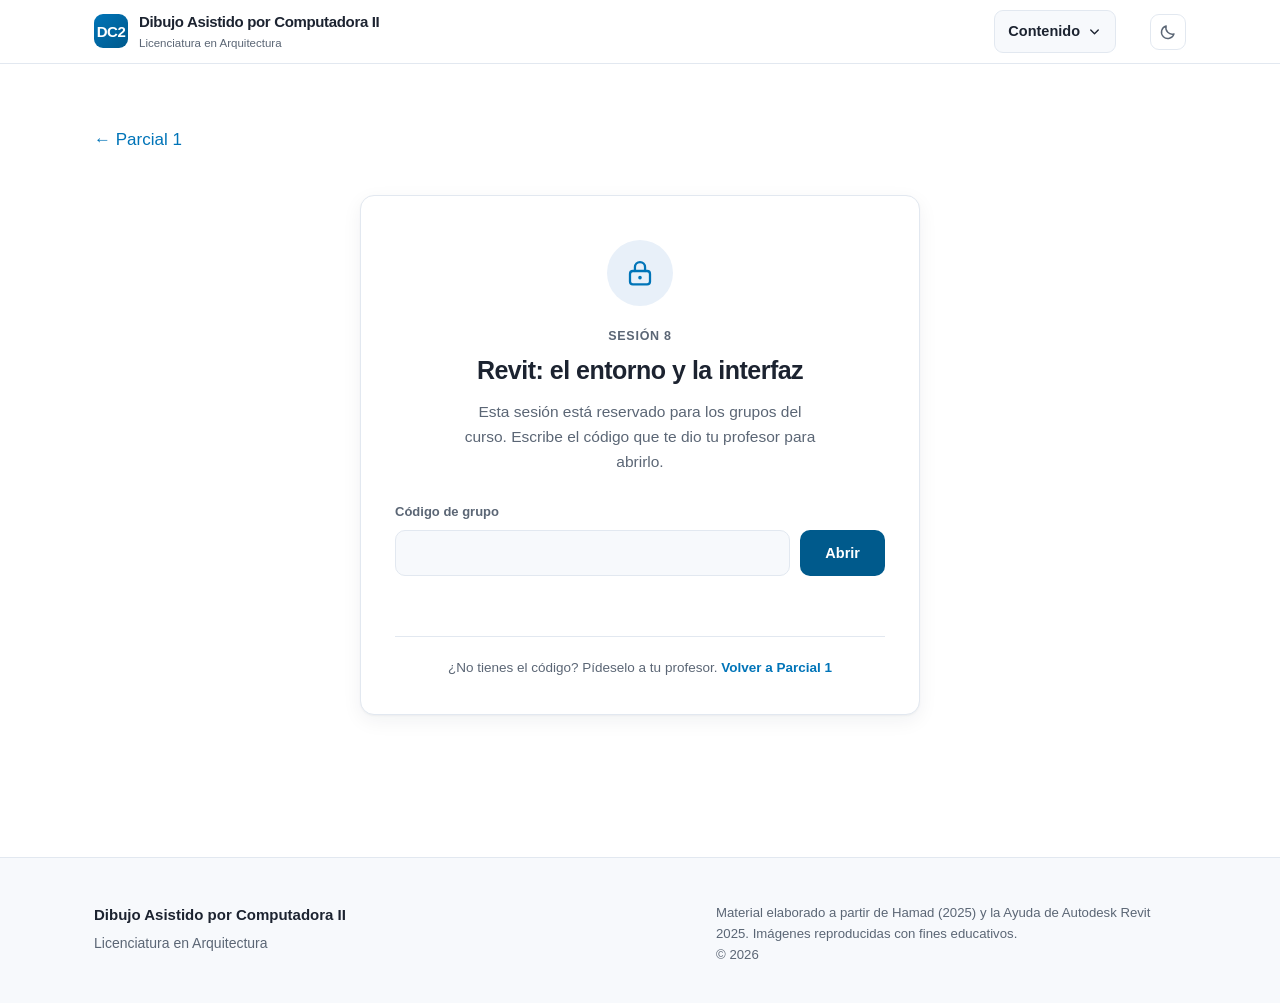
<file: temas/sesion-8.html>
<!DOCTYPE html>
<html lang="es">
<head>
<meta charset="UTF-8">
<meta name="viewport" content="width=device-width, initial-scale=1">
<title>Sesión 8 · Revit: el entorno y la interfaz | Dibujo Asistido por Computadora II</title>
<meta name="description" content="Sesión del curso Dibujo Asistido por Computadora II. Requiere el código de grupo.">
<meta name="robots" content="noindex, nofollow">
<link rel="stylesheet" href="../assets/css/estilos.css">
<script>
  (function () {
    try {
      var t = localStorage.getItem('dacii-tema');
      if (!t) t = window.matchMedia('(prefers-color-scheme: dark)').matches ? 'oscuro' : 'claro';
      if (t === 'oscuro') document.documentElement.setAttribute('data-tema', 'oscuro');
    } catch (e) {}
  })();
</script>
</head>
<body>

<nav class="nav">
  <div class="contenedor nav__inner">
    <a class="nav__marca" href="../index.html">
      <span class="nav__logo">DC2</span>
      <span>Dibujo Asistido por Computadora II<small>Licenciatura en Arquitectura</small></span>
    </a>
    <div class="menu" data-menu>
      <noscript><a class="menu__respaldo" href="../index.html">Contenido del curso</a></noscript>
    </div>
      <button class="tema-btn" id="tema-btn" type="button"
              aria-label="Cambiar entre modo claro y oscuro" title="Cambiar tema">
        <svg class="luna" viewBox="0 0 24 24" aria-hidden="true"><path d="M20 14.5A8.5 8.5 0 0 1 9.5 4a8.5 8.5 0 1 0 10.5 10.5Z"/></svg>
        <svg class="sol" viewBox="0 0 24 24" aria-hidden="true"><circle cx="12" cy="12" r="4.2"/><path d="M12 2.4v2.2M12 19.4v2.2M2.4 12h2.2M19.4 12h2.2M5.2 5.2l1.6 1.6M17.2 17.2l1.6 1.6M18.8 5.2l-1.6 1.6M6.8 17.2l-1.6 1.6"/></svg>
      </button>
  </div>
</nav>

<main data-destino>
<section class="seccion">
  <div class="contenedor">

    <div class="cab-acciones">
      <a class="volver" href="../parcial-1.html">&larr; Parcial 1</a>
    </div>

    <section class="candado" data-candado>

      <div class="candado__marca" aria-hidden="true">
        <svg viewBox="0 0 24 24"><rect x="4.5" y="10.5" width="15" height="10" rx="2.2"/><path d="M8.2 10.5V7.6a3.8 3.8 0 0 1 7.6 0v2.9"/><circle cx="12" cy="15.5" r="1.35"/></svg>
      </div>

      <p class="candado__etiqueta">Sesión 8</p>
      <h1 class="candado__titulo">Revit: el entorno y la interfaz</h1>

      <p class="candado__texto">
        Esta sesión está reservado para los grupos del curso.
        Escribe el código que te dio tu profesor para abrirlo.
      </p>

      <form class="candado__forma" data-forma novalidate>
        <label class="candado__rotulo" for="codigo-grupo">Código de grupo</label>
        <div class="candado__fila">
          <input class="candado__campo" id="codigo-grupo" name="codigo" type="text"
                 inputmode="text" autocomplete="off" autocapitalize="characters"
                 autocorrect="off" spellcheck="false" enterkeyhint="go"
                 aria-describedby="candado-aviso" required>
          <button class="btn btn--primario candado__btn" type="submit" data-enviar>Abrir</button>
        </div>
      </form>

      <p class="candado__aviso" id="candado-aviso" data-aviso role="status" aria-live="polite"></p>

      <p class="candado__pie">
        ¿No tienes el código? Pídeselo a tu profesor.
        <a href="../parcial-1.html">Volver a Parcial 1</a>
      </p>

    </section>

  </div>
</section>
</main>

<footer class="pie">
  <div class="contenedor pie__inner">
    <div>
      <strong>Dibujo Asistido por Computadora II</strong>
      Licenciatura en Arquitectura
    </div>
    <div class="pie__nota">
      Material elaborado a partir de Hamad (2025) y la Ayuda de Autodesk Revit 2025.
      Imágenes reproducidas con fines educativos.
      <br>&copy; <span data-anio>2026</span>
    </div>
  </div>
</footer>

<script src="../assets/js/main.js"></script>
<script src="../assets/js/curso.js"></script>
<script src="../assets/js/menu.js"></script>
<script id="cerrojo" type="application/json">{"v":1,"iter":200000,"sello":"c9c196d37b9e","iv":"8LEMfKKxqpRtMvZ2","ct":"f/jw8UNNLMizQmfLZ1avtSPxCUhH+zdCnlzj3ZmSvzcnMtnNC1onUyktUEPGiZMVUkzyzdXWbn3baXbH3H91T/Vr5QVkpLWPzSnQnGH0c5uGgBwvj83rg40NqdW9SGyC9qSa+OulrAyF573T0B1A50z7psTDIjlyL45y2pIr/9oc//+DP62i1FBYOs1XiHT9GRxnhk6l25HBDtXdaS6Vo+eiUs3i3n8JcF0q1KhtYJGehWclewNItSvOASud/V3AvKqzMfo/FzTL9d0AC0Yc0YciBfHyeaF3zFwCh4i/4/tAFynlh/6VPahR+2zeo0+WBpXIrSVJivGpUZiURDdshA1+1TrNyUzg8B/XKVxv0wkAgQMm1ySZaGTEGeb5nSbt2CnBBay0odJ8c3EKvlRn/G4eesrKZQW1nJ6XBsTVFaRcRyeKqX0CfIG3moVmNHhRiXXlrGpbyhV5SGn5ouZUHEcrGQ2FzKlptmmrxXUEuei4WvjssyWKPfQf+6jRClf+Nmm2HcWrKY94ycsXuYKXRZBKo3YNZDPCy0KpeLQq+ok7n+QGIshS3NEEYfrG+uOhbKM40D4pW1+EwKse08nruvRhW/XbuW7w9+KeSBCcn/fLl8RWqs1ISWJTP4lANIuX4R67SBwaHtApAp7G7Cnb7ikdL2nGewgx52623jdZ/IDhCzpQLBL8ilCx8pAj6gCYp154RYoEE2KL2pNZTjiuNMJJ7TdQU6aCXM9Fo4S9/AqjSR6Ca4Zuxr3FykjXpRpCUSqtkdixm6dKeAxIyE9TkJGYls+88sN3U7dUdRhsiR0Qu3APDxo1lThKxbOgXLjv0vf6ggKAgFVrNEf4o6L4KYWlDiuM5Q4Y17KkyEv3OmzNajAdC0mQ/Si1m8WQP478u/XHvdNoGopjSpZjAPZLeyW2xl5xM1ZIWc6D7Y8dfbUfeie6jstnMkjrOyTJDwylfCXs+fdZeUBUN9w40zWAFnU3Y7/8WqwrJGQC2M6rhbDzGR7eUA3ZdjORhnDP9qk/+m9QnbRyBUdCXpiFYkLGm7+3zkDsDnKPJ0SaU9d2DUROV6lHQRCxFNOIxqZ9zv1AZZmZ7C3LuKR1l4LsREJxSgIe0+nxF5pUuoGAb1a/2AoVfOPV4OTfTZowS+QXa+Lrr5ZJsZR+oDUwfG0paF3Or+4rYr8hbVOOy0v1ZoqvME6358W6TvTFou0uglvP28F+bXHNR7b5p4f97N9bbJl/Iu9p76A/jxx1B3OYC5hkKfOcGTxINLDhgEaD5KVFWaaJBwn+63qErQQLJpnlgoiQh3LlR/yNFJTf/ciP9v13OvbvXieu3gDoOk2XxDBbrHia5ZUTSyUV0lasP91FriWYMLlT2DPdgxpwL1LO7dJ2t9NS5JRFye1WKC/HSEd1ni5xcOFH8I+T8bMBpudC6QlH1c1RU16xcOcKPd9qSP8iEcqs1aKgbIkExx10zgRxHQLsKXWyF8qwrP+8d/My0uxhsOmbuHpopk/meRHNhzkJmOvBlqCki6i1EzL7RzJhsxOePKLZ4D2z2VHRgAKBkP5asjtgBLZuHgPmvAIBfbDPz41xlVi8FymPNWTFrRepKYUJQKIpfwBIabEj1nakwzOwEoj/[base64]/8nu82/Fh414TojsgwdkdAQgHMN/yGtMZCx4OdWGU7JLo3PvMXCjTuqJAI14VjbBm/BI+16HDG+hbX9d2CIjGh0zl50K8kOD8j13cPUoRSAyfZPJbH1Z0qKa+WKzXU1hFx/5gQFJmopUYPd4Y1U+hCeAO/c3tUFrV7yCF/okuHzDVZ+Db8f3IBdJ2SrHmw3ZlViJI/9E/JbbIJNzNR5Y4eTM/E6cBASxFVCD4XUm/2xPEhQ80rNe/[base64]/DNrWLjGoF62VyvxPQJYphtif1b5/IjxGgDMnEIfWRNsVU3Ub05g/wYw3jZRVPYo41TIFSK0VgIRAXFuLD0EflQWwYKjkLuS8sgSom+g+VuLtmj4xAuW/s2AIrExJIr2GzFCanRzsx39Kggol5OuYVKRPtnYJZ3aCauMrYEj+NPy9FqlYzzQCaCxkadke9RIuyjW7AJ47A9ouriAw/eQYtiB2Inxtxo9ouKNlVyeH/F45mtA9Np8DwyHnmpWXdxc3+MB25UcuA1hMbP6wjjR3yJItJsINwuyNEBHKqAU9KLQBbyMLEIzPXQIYeYH68yI24nlQzLGszRcY705ra6kkujknlLV5m4VKjH5WlxioES2bDNauMr5F3jxTm59iDJ59uAeSiJVYQdriaksgMDT9s+XVCUftSm9qzU6/wnHv3DoYqQzNlo9aLdXU4NPCaDYx46HOO5Cwuwi1OQFFiDvKV8aOXtMRvpski/HKAj2b+iI0sE7Qne3guGbi0sZkgRDv8pQh/qb2t0A5rOfCIbHpvPiy0VA5/5kCoFinVEkgFO8gW1W6SBgddyMGHat2rk1BCNy8m6RqXUoQhSFUNxEiVbiIrgNDSsO4kKpIAdjAT3EpiKwSkSqyBs2xp8lro2zE1df6NBekMsJMI78zdbfvOcioHbs52mFnwIjxmVE/CvjlYt9e1VKuzRSOP/nAG0J7ORik/WeaoG2E91U1buo9+t4ae4cJCU+ulO8KYApZPYQYIzgefpmHE4iOlzGYIRYB15ewVZCXZeRXlhdkGimj5xuoFRrutyYSv/3TKGPq6bXsDoAwKQ4JBArInqTHp+DbbIgskgYYZJtwIXnJpr4l1s8rx60Iv2QmDeE9Lo0EbK9K01qedUAd+1LGBmTl9221ar42dxEraRcW8eqLutH2s+k/fHaUVakh/VhYVnPZIcddNS+0mV6SJ0L7TOFDMlStnCTXzHyeNFHESEE5TEB49hHQoaRcdhmyX9AAj/9L0J4SH4PiNfbWsvNe2wJL5rAI8RLWk3fCV60yL0b8DnfyLfGeBgT/D/yYV/cLpYU7waz9rZ7e475DhwThCVyz1ET3lVhnxh/aKVv4vAJSaYS9bIzMqzRy71aevZw/kKwqtSg/SCpBPVJ5ZA6ZWrRkDE0ZsWFXRiRuM6iB/Bh3lShxxoCiy8WGxiuV4+XNfUeSO17lSi+kjLeLXT3lwbnE5atSgL8bclzUntFcfyc7QRbpDGneQpP4FRLa6npXrLyOAOKfw2wA+gZT8S1dFlwePKIiWlkPB2Q7R8cEIWceVk7TstqjK2mmnbTGYJVmCgyV3wWpauTAgK387l1Vqm/ermND77Sq5gZOkvKtz1FJNWKXjYj370pPyzYNzMgJQk+bHrI7UBFOMyil9DN7dTCmWK9Qol88oxGmP0Thki25dTjMjoBMlzU/zQbINL2yqsYglfa7n7S2lqhfBN8ineLdH0q5BLdfyOe0aU+zHsP6cx7EU6GlEn8foGqNNtD4RJ+z0c7R/d7JYfm3CXJTwTsvgyOJrbvaZ1O24XE87sNGXm2pWcc6Coy3/ViyWfa2IL3dLNkrB9gwa4V+E6Xuo3fiPaxvueVYK0Vw0mwm2NeMPlPPn2E6U/pCyh6zSW2a2t1hYCJcBOc1E/6iaGLfZgDBlzv7VrQkILW0mwou5w/wKQDLKYklJYrsbe2/[base64]/1/eGs/Fe75HJhaHfS3PQAu5BQXBzFWP2EUfTFuE9MIS483SE+3gKZ72uk9qN8bqYCkzwmCfXiMJmodKn1hMnwnTTflY400sN42VLOBMQZhQmZHRS5k0t4je8ifE5hNFYdF20qxdouuYjJS6G4qeNJA64mvu7XHS5kgfNpycEmDYfOg3HkjCCIFOtU5VtoJsXtPd6DBA2T/4gib8sehibItaCaywve29bLVYM3Y9CgBOsz/OoRrFRuVbAT+ny4XoTXIzvabtivH/lwfzcsru7YI25r9od6B4pDHCtFe3v4h83wyIKDFVsTmoe0tPFhfzXVpot5Xs6XU4yARKjZuSleSYdZP19oYE9pP0i+SElCf5Tfh3gvdC3SCodNWJOAam6RG/[base64]/5qLXa1RzJ6ekb/HIEqXJMjsdg3UXIYvOXhNuD9pcvPZN+Kh0GM5lR5h9Qo410y+drRnRKleBAvyGj6H+fvHT9WMwisQ+Eky8FJmGiR6tkU/mr13yGTn3VVmxn7b9HmLvvwfM+9WhpbjgrMEdL48lYwuzUeMXYuRHbflpQ7LfC8uo3v09ny3e2HfBqMMJ5PQfomYP8fuYx7O4Ni4JkS5/rpggDk7nmYGROK5C97oJC/jLdf9mARsMq07nR13Vg/4p9VEchKo7LnJXC+jHXlPArg7NBBwRrkx8mRd4H97drPMPbqcaqfSnqnoEw5pO110CBbXxQVfHHdZSNWY/0uEvJp1XVm6dAfFD3jzgN69tsHt7UoXUjFqjvko0JOnYN9DA7psvpNcjRwDLYhNjc/rY2SWBhwh/pjHabJJJXsc0VzHWe04mzkltvVQrVaY6EhNYCyo6Rtd9eBtyWrOrcWlJOnHSkJcLCZpD6W05lvpuEoSdbBbOT4j0YOJ5CIlnVayLbYKZFqOdljpXEAjlmuKNU8++CZlbwR3IvVcSjQLYn93owHBhvlDSMlkub1gBvb2GEzUC2/o8p7ilVULy2+DZdcJn0szdxgtz1b6bmmQReFNzVcL575OHIWGJZ2H3Q00zGZbsmG+TgbToHzedZ6GThOC406ag6RFYBvIr5tnODFNw3INdzjm1+fdep2giLK7fClE7TxIvUWlO3PSIouvVQTeMFOzAV3zavYVinlgESSdE0FOIub0yHwVAcEl3WlXeriNyb8g08/AJVxKwjKzJY9mleecH/RJfGkZq1Czwp/6iSxa9fthl9cx4zhr2NBlZm/[base64]/lvYnVxbJ6HmP2hG7yQ2AoxUD5knmLfE0AviUKGqQQN6nhWLze/X+IVXmSXQP/XlguqE4i9D7CHQEFSkYYD9jy71K7Ue1CZLsplZl2XJUrkJOxHZZqnPioT99QA7UcOu452zxVco8R1SG0uJrZB2pqqW/IPhw/akjs5O4sa2zug+ooaqFZa5Spn6Fw9goegl7TtzEw21AtRjYnYm/5OFx2Sg0nNFN5pzWvgyTuIEk4Iu0pyiklS7nRWOE8wDUiTXHv059rR1GjEoY0fGJd3tfRDx1SUjm5P/qn13K5d9LTe0N+LRpKatDaiB1dPZxktKL9TPXrOKTUIy3+TR7JWhfTT1cGxwq24tz72CGysNG8mkVgIqbjBrmI7T2g+UgjWZRYELBvSHC3gr1hGvdMmOMSFw0ublvDcGhWnJbUoVm+S0/eNO7DeCOGqB6T58pOqGZhaCk9KMZ6OPVOCfQz4WLVWzYteI1NU7zm4LN3Z/jSRuOKbegZP6yJw7sUzpkM+WUksIx2h5vudosX6LgsjZQa5rmJe9UYkR1TSpntOet90W8ZF8cgRUc5AGFIX20h0jaD6AwsEXu/[base64]/2GXglPi5CBYVQuOdi472Yv6ns5xXfuhbf93OpI/+RuPQ8HxWsVrBFN8Vx9jAyGIT/8nkwEhwVJl6zg/aLfYRwiiVOKN9zy2fBC3tNQNqHszrZgIRgFTzNvgQ+BJmBmaoawsvxhfU1OHcGJCV7Hkv54pV7K/HahsQvqvxhM8Ngn3pBnCUCloBBcAQfnsskqyPMDPlquXLWuLe8Xik7oUAu/7WaCJBeVPzR91iNPw9xDt16T3n5UxFY2nBRJEQsDGGiHwrNE+0vTqlxD5RoqpPeADBFprwcN/ApedlgF/aGvAjzdqlYrrFRsNefpaUF72/sFO4HKUAcPBRIvXg3zVsrNiu4cvzDAbDtQrvAqZacaKxRgc3oTNJDG0KtGoawmullKmbbZaVJ2CGUse4rEEgafpZPrnNPe29BaD4nPlFLbkSLEe5eGBKsbMqhwPErTR2+BRb1oWuz79l57a5EhsZfkR8tAWPbtCh8DzzwB0uur/yF919PYKivsXy/rNZsBT4h/oVp9W2cnuEbA45VtenEvokmC+Q9diZIgkpcXzj3iroolMlWoGpE4WiUcqu6uSLOWs2+mkjwAjAT/fBpmYKIScj1yrxNRlR2a0TwXrmHUeG/GQ8dGEpa6cIA44+vJoZtyndFUAVHXEYiQ9T9JKUmrc6v4UnqYvF1i4a6jBb+8H1zKiKsENZiFyyaZrTfKhldNc18+lxR8mtYUSdc6JI2PENfKgzeXzUPMgd0Xr/VZ270THTIKiZso7RStoIS+PMyPeehLyaAAah2ggxuOnSpx2GcbLgydb8x8Qll428eSOJyaKFyxtEsZh9Gxh5u0+wKhRihRqNc3ixitAh/zAZK9tSs/LpRL4m6xUE0713VaoYiI2d8jbNYbejB/fEXLyDanCGXVGydW+WJsyoK4oVB08GJSKgaTEsNGqdOphuuM785nbAnCwetKF/+OnpkRfS9kCoqpJwUVMkQVWYqDA1Wem1A4XDiazYGPxOmgoTvXt/971xbpseArk/Da2EMwNavgmU2vyTe9+yG03WvxWf7LcaOqQW5jce3SSq1GzcEXQtJOhoLlKzBUd5djuGPRYxL2DmUUi0sipMic3UrSpzPndD5YNEw/0RiXuyD1nXaQRL9BEg3YdH5a0QQPAKCaHxnJKvBWkit4cBxEVBkYhKYvlw70VBKsqxaKsA2boPMgz5/pdYJTnCFFJcUCn01KbDCE8bvf68K09/uQmORMH965T8Kn0gS3LuqllwlXngH2Rt9aFPeNPzuppqKa9+rmbNNh5NLvXz0TEx73SZ30FrYSRj+HWaRpXl7u7DOtfqm27ers6z+tXSzKM9BLRTFp7ryNPEprbIJuPrFCByNsFat0naikDEtS6mGJD6H+zRq8T7BPiTab5mYQYL92HudK9T59m8VBCpq5rXLs4/abWMC35emy2yxk1+QKj4PDXbunZtF52jxayR0AxDIL7xZ6cB3LZJk1WP/UzZMBVVBKE+LXXmP/P8PIH7YmjrmJiB+eqgHZ/QUbslvRpA/ROfQAA0PMLoxBic5ij8KqgJRyafWLqPa2rLLhy5m7AZtlnICQeTfXnO9wIHqtLJAxBfT00/SLgwmLzIXIfFzWAgaC8S1+ilPYRGXntRCkHvuKBjnciMc1OSGby7jRfM6/9YnelwTR02zDxij7bmtEDkONZYqTOcrrgkI3dqgH41KKQOGCMfKWJgv5R6o7AkYNIhj7UxneE/kwKbiihbxwF3SIQfwgSB/lLq1x+19zGGqhQuwDXZDqCscT83zO59gLCrmOioNofv3mJRGgc2jPyTDnlpoLB+iwxHS+HZB/qgDCSuv87QOwcEXe5Xp+EYmrzOMS7GKe9f29QcTSsUl9BnkwutA5oacmYZmf0owELWk7bhcage4+ZAt9gvaCYwUcCeJGpDByLGk0uXzVARAsfohN7bYrYhc/6OaEyHGc2FtK2Y9/oMdBjYVeey1slAqavtj1AimtbdCiSiU+SIBxnjEjhjcujXzBtP0/zWftIvGVb5tmUKVv+TspKFPPZD2Kk+cv2VWw36PxEm6tYviXT9hi68xFMoDSEDMr9qMvBRt6Xa/7WHo+5WtJGGJEMtuzLoVkbHD4q/6bMpt9XTEXLoSJPDaUPHmxhVvYhgcrJQ4FSMi7wOkwQBayYmb5h7TUJWyz8bshQJR+O9NsB4hW+31wlCgxB2T6Ec7RR2EJMrxEyvdrIt4u4lYlIevJ4v8OY3+n61kL7FSccYi7kjPduvqtrLKCvpw8g/veNnkohEpeJLTvE5xID8tuS3j7nkdhtZ8d8GsMKqKftatnNCADfJDipThp9IkHyjAOT4UosoRDynIBtdYL7pxLHPsm5y6ju/ZawFXKhvPw1A/8vshLSo3uJ2v8dGjaq8YnnDG1hjQIf1sS0SR2QQm73oqwBfUmVhRzfxQVVJMb1TdbF7nFv+/1+jenagoUjoktmYv4RtdoZwLosHGe78Cr9sxIjs4wSVVhgG/Clxk61qjU0mpnyOxaJSRqbj6yMTsupprUZQCbrOY2aDwwmaNanHuFuUU4RbnCfTOD47EAjQ9qSlOskCrgPSaooq8O3OuVlCOzA494SqIa789Vdk77YSEhiOsqI+9lfD1CZNd4eGpqcQ2FTWjSrQA/LDpw71GVr6LgCfVTSm3cZUIzKpv8UQwjaxa/hDPp7/crxyhM1DM6m2pQ7Be455IFmIdiR3nHF8qADkoJXwL253du+sWm3Ri6e0y6p23nfPo4qEDIZtyYhD3/TrXCQ+smbN1CRqoVOcLOLdkvWkLZbig8/B7CtVT8TcqvKHDy3nb+5ACyf9ckfGQz0WKrNVkizPwS3quQUmE/35l+I1/jXxRUfs00DwD4WvuIkGbiF+Wrm9vFYckwIj86dF7OcRfGzCtsXHFx1Qh+XZC97HjnJ5bvSQ5SbZFxWRpn6jdW6hsuH3DI+4tgCcm3tp1tNBX4mqes/39jePQpiw7LfCV3JaojJfMEQKdm97rFzeiTm+GYcoN0/llm8lZY2pmZJI45uM76QGvnFDbiEhXybsOIJmOT7/ckkGAFTqG18Vr2nxuXe2tbIyd4nDbbeXBdYopOZEiAsYEsae7OpyUmcWITRX3iOgnEPoyUzY6Yvy9OX+vD5wegW8E+3MdB7933/6T9wchIpDqCpAqh0vKFSd2CpsHGxylDtYIZmcpjPevkbbE4brDb1cAr5vQluwt943i3ZqneNEhZwYDnG+Jvfi0NOxF7AxlKuOIfD9IneCUPjqyQfkB4NhkUZyH3Yo8/RRz/qqJRoqyJtgyJMGs3tZ7tSNED8p6O3fXhE3syLn7LD40+L4vHJ/17+iMBYhIM2YEup2vA5NH5SqwoWt2sJNmlPVEaf3lLXjavBaJv2abg/0X6jGQRl2Oa7F/3eCtZTwazF3ogU0FoDyymMQ19OFLo0lQAoJmGbUHD57/aLw47/3sqCoxMmZyorDmq0Rp2IMA+mQnGIkjhVk9QQJBeav9rlOiO7Bn9R2+U4m7R/5/V6HgO54vTkGh9MXhc1lDRtNv26KWqneHbf1JV1YY8D3l/bVPuHGmx3b08LkghIgGW19sHwXkDZkLBn2lvlabtzXMwSMqoXOFLG2RXfxPzvs2oHy7CmNxCrIENm6um+9urW3FMMUiKSl7hHs97J8nltWFlSywPx7urNQepdAcyHTo/ZGPtGX7ermsdrowlRBDj0WbOLvu3QTyhZaSGTWS4XaMev73Q5UjkSPXbk9kVN81cgGu6w6fnkkzx0MDo5xIhNUilZsxN7kLxJf2s6B6x0as+XwfDWdzELseNKhSNJ4YqcThfOOki+p1LdZdpFXBi0wlSHLCwzRKomoN+UlK9A3bt4ct6xx09ky/cYl42U1HRtIAfp5DEZcV0ExVVfXoz+4b+s4eU6+Zw0J1mhFSA/PV7d8GJOB5Eb9vbfbYFbBsMcUkOexMz0q8VMbus7fplh1UNvdHNodjg7Y0HOeEXwxNw5eGtmschQ+1uaKAxniqi7qZ9Y2Mm1UXn52G8drd3e8xX7c638/nIuRqQunFDAqFDs0gvWVTEyGrdq39AKdRVKDBlvYqTLov85oYtEnnH/aQTX9HhP+LBVy/rexuomGd63jpWv4ZlX7camIH2fTgiTk5jl2tA8nsZrJ5ROmNQS4HS8eYtm7X2Kq/A+IfRD9OVEJCUw4wy8E36D+ao8gGRfU+mzv8Tewhou8ASR1G5ReCwiUvxfhFK0dbenIvGitsdRCr8CmwViy+xAKA9EN8f9NnXvCuy1/[base64]/[base64]/a7h3MBkg3Y9RBvZ0fd0qjgxiYqcBVBpa/Xkr77v0XgPJQKs6JrRNYABXEftYwPwXXhLHmR6OkM0aivDeZkxO9QsRdarYa5KiFSJJB9/UzlOnP8H0nnY8gPNbAuAUBW4w0lBjziEgy82DnI6Cx0nGJpBeG9HyA5ER9Q7wMN8BiZzoPQpM99LEmrGHovfYqXh0vVVjNdvzbhjp3xauMvBb5wbJNlaPunKJ/wz1CQpoWZt08esxOJaCm9lrFfEbshq0TNwGuLSQH8VGAJZKdNgUNSJNOueQzDOSngUXe4YZlWOqDLoDAcLSMbd6UV4onl42XBDrPslE8P1LI9NJtmsgsyV8SrzDOITRrMnUHWgnyXYzHNlZ0XZ4lQaw/MevYFhulqsYp39+DHdrLmroRF+gvaJ6XCgHkVeHXpcRAS4XfsdtX93/oyGyWF9sR/rKpclMe+v35y2w283Y6an8CEtVHMxmrc5mOU/sor72j8Z/O40nGE7/[base64]/3f5FHdI00COrwN5U7r34ooyCUN9373JsQF49c4ww+kajl2hLOa5HbrwV+7x1C3c67ct2nBW7gAumqPQ/LtDBQNqswbJPUAGBfJq42Fld+JlPoU7J2g6udIwLu7K94UFt6Zf3VtsO5yXXWTcWR+LYJB7eOC11/ePZj2XjwVDiGn96zex26HShvcEwXwDug8N5ki+Ka0umV2Wx8mQnM6gSVZE5AKZUVPWhSrwyi1aAi1s1puwDpB9xTK7mM7nT0D8bF04bKvZrg+FIhGawu2UOOZCTLMkBgmTeMHIGRWtTzhA/et3rXJY8MMDhyGOsalqDzOegYBs6RnAHXW+SNQNE/XYIm1JCUObNCNgqJ3ZOSY1bYKy0f+rXYQQ8xEFcGXqe6IrvPmaRiOZmFvLAdtQo0UupBVlFXILGlN1dH67nYTwrLdKFt2bUgIpzi+ZNVJKnAFgm0uujSXKel2IAW6QkFahWwA8jkysEbkKXVRWWG3SmHCF6w0ExvmKw057NlmNx9YPY8PIW+4CwX2aEIpM/XA306lw8y1dSIzyU1mKKB+Q0I4oDYTLgfy/[base64]//Os00dqxCaXzf0IANvcrrp8PnpgXykV1WAmmX4o+MmwQXuWUPQjL2wrdje6isormraYrWYTmgJFaKm+u0VC95Lh5TjysaxLTKXk81A7gL89Wteh8si7lvrTj/RSBP9AmcE3Eepiwfjd7YoBD7XhrdmN47y3OGAPEHzCP6BLe48eG6NegY9D9TT+I8XSTAYeodSogDe5CVKYUu6nYQiAjUvqQcUpsQRPv44u43FzC9Xmg/0d9FCMSO6qwwVcC3ccV+lSrBQA6OE2Ons5eAoIL8oMyf96zoQJssBgd/HNKSrbR+9428kG8ZAhQ/H9L4y8//ZtOwhM6KDfJ6l6fpQGnU0jqS3NnictNqb4JqUFJmeEjzvBRXYGABuno3g1Y5BMGUmICD99ExvK4HdSK2UglTbZgEfbaG2QUn8v1LpG37Dx00ZJx9QKh6aS+9Cq037iBZy7slazcamSQjq5ST8qa2YpKL/FhdBtq8oHRf5wZb1HIYaW+sQsBUz0LQxuC3QDWEgrhp1JqFQyWMIN/nJ/jwReJQk/x0AEouMxzD88xHfkGBr2YuvVCL7Zi5nJhz4oXXZ+nlNkuEP5rLKrAUatkW2OgggojZkJf7KbUjnRl7rJrelWXoRUub2aeJ8tjb3IqozAfzqLIOJ2GqaBq4pgLK5Q6K0+l/mMieuIBIE4lGV6RiKPRLryEXtUxC3aqJpRS0vADIE0nfYW8IKtGNzeED2Sv5JeiGBAb15qk72qdgm7lv1+UIAkdCQfxboSPf99sLZBwmUyjV6tIDA3M/UAfYeD1zqYr1Ac1SVp85QkUlu9+pNpVIAGQzlah872B31VAU+PgTEwqwPOsZUxoVFiHg7iOuUcPJhTzaiSC8XfwK8Aq3jcZR07WpysMgGrXu16d2huxjw0MiJAwZeQu2C/v82buvXhLS1aGpCMtME05eY87nnrREnho6J7HGVNbdQegHXL3ulCPDK4LxuCDtMW/YJacEMuK/EJh75Y5w1svLwTaQ4cqs9ADPI7DXBa+QLvbpkPlvE9bKlXsOJqrQPctos8ZnxKiprVc0nRphJQV5CDlzxuGX5rOtWoAR4Ox27LHE6ZSkhCr5MbglfyHfpLqJsRH0V9cR4r7rnfmBfRSaEj+jqmWc888fYG/DXqIouWTOURjhzRU05JhQmvOKXu3i7yGtd+Locnz5qf9P+ea4OAPg4L4cXtzij71OzTKjtc0SxbIt9bZzFsvYlEaDWMNTk4qsRc0gKVKuXY7fAjP8L4hFxmaTttQAyo5Walsk+kVK3fWCdLVJamrFC7AGslB+/LB1e4pGMtEuXQkZ2fk19bPJGhSe9WeeWuj55iLWolCH17tQjqzoqivbUgslR+fLKQiqyMxlyLTxTsRi38lm5vgWgvspAbcUiquOhbaRsqwcSCFqRoLovRzhEqfZJEs8Wp1mPEln2HTfF8oVYq7m/LTXUYbo7yVBPtNiKAaQt/UQ7VUKZbDCixFl8GgGjFWonL6iaQGLBA35MA5MGzYZ3WbuTrbxAv/aSVZLVuMbGwM/[base64]/wiRVEfSwpbtGH5g8grb/aKtBNf4ZFZEa2KBvg+CWRgE1g/Vf0bqds9lCdU6pHZTlgKktrqcySr736fACTKYYr9Sejvs8ebBHWZFZRMJAckfq1pUWOOFdJYmtRv/tlQ6h06T4P9gr/wVpap1HojQnMcvDgcvjDRYoFjzUUdzsKM4Qx2Doi+NmShLh+G8NdB6lv/o7zeViRXMU9mScIBYy0iZ0V8cd0NjRPRNsj3Ln3RbGuQnTwq4NaKoc5DlF2Dq7G9JytWyVw98V+hRf2OssCvaPVZnt6PHxf3lT7Mwt0JXIcVnSk9aQwaEYm/+EOlpnP9hHljKntRICpdwE2DO0E+E/oESIkCgi1ta8opiG538AjbBJ/tagUn0PWkm+fQei1VUwnLs9YIuMildEL7FJTs6ndhV51Tb2Fc7AxyTnngDLV0tuxQ7yZMJduJGVVWpqAdfl/Vc961BcJiBhOKXecmIbHzwwc5rMPrhrRIgPnFQ7+q5Xy+UhtVENKXfyyiCaBxwhz1SdAL9N03AVZnwYWg8W2q/lIeKBS/2NUycipPZJJCMyZBWJ8CcqmZmySE2TdAzyaUtqATiqhJQFhhKUMwlm2WxZkaj7jg8q+eW3JHMUluIt5Z/297zM6soTwVimeHxKneUVLbTUmDXQwcQzT8i6pcjjQeXVdSNjiFDLJd0jl0VlDqM3pJTMRzfn4LPUJe/dLLi0jP6vumK0yg7U4CHYMtBipTp1DSgv2rGPQgKalHDjnSWR4PgIMSOnmhMWcVUn6FtP+DZHyYLjabftWx+3oashP4B9N8HjWw16bfLLjyr6nIwFvX3zHMjU1Xy2c6po8MaCtpuK3b34AJrTw/9MdhzwocbR+PkblUVdnzaHRnhjpdktxLiZ53XSphBnYUvs6L727NAlfy+C0AXL1t3A7U/hSPKEuL4DrDnkdJLBlBW8+nOMc1EG+xLhqDZ1cw7oofYiGOaCOxNf8+3vr+QjmLyTwCWasgveBMtlswIV3qaFc5uz8el6HZDCG0K1hEuLPXEL60ckZ9kILcLsHwE3yAzyRHYHQ/t3V+qkEu0+H+mPC4izILmL89njoX9dEwKIK61pDZ8MJkk5tA7kSMzcEa0mhgu+vufxonzh+1bs6IoOSauzVwGjoo8VyOv2S8l3Vs7eBTx4tKhBYf+FvdFuJWvdtxtjuCijFGpHyODq3vc/ADdC+A36zF0vjz+ngdKJyW04qyQdc0pZeofzgIk5UYbbbtB3svNrgPMAVaa2H7UTmyb1zxOv9H6o5gElIZerTWGTUPpXBMP2K7ve5cyPjvdNEMSeyLQeqiammfHzMWNAK7BFCoafcWmLnoCIwBoNP93iqQtb8vKA6gYD/jcfJ7regatYmfKFLRXvqWCfgkDRGgvfgFf2DWIjzpCSOD4nsnvwNChoF9yp3CPs+Em8CJW5kgM3H7/otJSGWUngMYDeK2tzqvWrhSqIc/4F+OYdVaLgM1glPRABnO2qHBGxX8b+zIF/0XpoofHgenCTpJSvuURzBXya6dBmYsk6oUhPYr39ZMiysBvFKm2oLJo5kxePt+m+GOmc+Oxe1zyyBaKTZFbeSmEWC+P9gYLyysITCBcs7v/D9MxJibFMPv03CqHljqv6zEQGS+8KUMV8M2IB9imgoIYGwWt9K/ZDo3rNjElTCl1/Z6B51LrHNnC7pFtGSLgwKIZDo9POgwHP53D+Y3eVb7kPWsfzdzR/++CugRtkrbgCfUDhvCwGQA5xvvrbrlxi7G/svTpQHTzVjiVSNrKoM3zuGS/SrsBJjpVJoYu6q19sWomR+FXq5AYFvwDkgnJFieFExxNZrplf7xP+BrGYFQ2DZ9wXCZCL19T4mqClYMmemCc7tI2Juzgfoft6o/CxqhOmnUo3G7BHTxJIRRX04HYrM+sW4w3NBafdsgZg/3z1UL6tinXjJ0tmulFEGfwvElFe5rFK4YmtjSwjU6EGAUSLXp1+MKflOwHRBi+/+ldILAYZj6TV9k7vrP7qT6NlxVrdJdOp59ZHWrg6cSKAPdPuUEVp6UAycr7zFFKMEjXLngtcDriTfx9gp4iorCSxKyyXL/jvtAEcrujApr4VAd5OmaK347GbyvMcHgn7UFTMx0WHJkniJVafZPDfsoagEHAg72YkU/SWESAal7vDa/D1JbJO3wEWlnd8zxtlr8HW8s39PdnTR4NP65JPSEGtMR1N0rnewTjAbAHH3sLHVOXJbJPFV6wCWQ1EgZCzq/vCB4TvS85v+sJ3vonmQaGaO/0QqvxU01BbU9TWui8Echt2hKqHtylxmgezRDC6yPlp552xRPQ94+1HVB3rGbZAtsMaU1QiV/ReiJciZkyGuuDcDuS7wx6cayZbjRNXKOOevLi7ix0Xqb8NHI/lSsJlRikPvGNnJ0+tAmo73IZBSB2zkSfRch+egRyrPOKXd5pxsnXY6guwjgHreTSEf8vHnBota1dGUhUuyRA8Xg/DNDV2iWakTJnrPqE1fmoFR/Y4cJSxVr5x5sLXV13YDzLnjPy8geIi2HRaGfqv3DUxZ8SEyxrjd7PlkL8YYtA7j2pAfOXJp0xh9NtLDwysJUHowT3E24Ic42lYtRyJh52miIs0465qoB217xTthP2ekIbAnlrMANyUHko8dP/0n8rVGWEl+RSNMvunvR4DPKWAyiYwZmi0HmjN8vlSoYEdlwgL9KQgw7MNVorEIsW9ONil9I7D0lfJ7TpSy+zUSoiaioUGMUakLiDBwcIRjhy4SX1eprY717jVFhvZ41ZdMvcPKiK+dEUCJWqHOs6yhZgncp3t0yg3YNjoJw3GeK4lcfPIce/HnGvBqa57secTYZ2lGpVtfdIfJ8w91YeBPWffj66WASHo4hZIZpDI7VSTYIamI5+GbzdlQTQWudHiojeeXhioRvGkb9cVarl/iBJHr1WrtK4nPZsWRq8ntDIZs9jMdiL3lnyLaybnTYWt4uvpkCOqR/mv9pWmMX4ADCjcELenT/LPwpbIcI4nDJZ2hTjUTv/zzr+kThh2JcWKHhvNXyEc6/MmRxD8gc8kC2BTUzDrA5UxqMt947RMNl+T3MgCT2r+Yurqr9Dfeeyo2vkS+Ne/cG4cPxU2QPEM7QdDSKjAhgF6VKYADtag3XrjR3UsrovX2fnTTJzhSfG0hqJAgYYIW8k9U05lATILOHuqz5JQOyTAcgWY1dA0+cIcVAhEAujDYW6MdPbxPlBoZfgqnAZPJxDcdrwquIOB5xEGJkmJUwdRPmEmAu4ZIKqRzGKDMQ4oqhUQCvYCqaZ/Ad3ovKeSPjEocP+GI4Nr8B9km+7jkE51GNXiSjE94kJxWI/wgiEJJmRrwZKVkEvglRJHbCSVqty/3z3HGCEjN8o4hqZb4jSGydHsLyUAD3qfvq/WApxS+y9N61aq3mKaHzp3sURXi9d6uAX7ayBk/OtrHEkGwIugqbx8+b63l7oLYtOQqchHW07Kti7besQTBcZgwGG3EE923zVysN6ESXer8g7czW0rMkTrnefInxPQuD5KqqYqRSmfGKBhN0oQod4UzRIvk/xKDK0n76izO0Mqokj+14XMrK31ZsnyExUzamXI7bAnscrPM16Dgw1TMOfZl4OKG61VSCbUDdhd4YtSzPZh4DrfYF8jRL+NOmWQQmhZiJ8C6rzrr+tCJ8I0pyNY3KOw95zKBTL09uMlr53ixsn1l487rUUL7Q9Z35xQ3CO8hPU+qnzRFVDnOtjqEJkqUD4+pti4QEpo/ssWDgTW2hZgQ7pDWbDqCA0clkht5prLCTeEI0PG6GwaQfvfjld+Vdwqw3HLYpTBb/Dy+xRGNpzVm7PT7f7LG6c2f+OizyprPip84wiQqufeI7MhC5A7AXBKXlNDUM/LvbOlwlz294ma79KkBNmE7DR2X25lqm7hqCJVCWwaTg+7c80X0Y1YTmPfgYVzcm6AwT/TKZIIKRL8oau4qHZ9os/Nu9kyQ9qLGQtoj6bfsf7dBP9ixKN+HhUWHTx7lzgb0NT9o7xQFyQxarU2btfKCxpmhYelRGIzXQLMc1CWyv9rtNwllMpq/eK5pB62r5REVh79X9j1d2vy+j6ysWsrPpzuaTq+Gytn5hAY38kTmy5TQNZexm8fdivkQrlJLRYoTjQgtXfwqRz5lTc2ZshiDDipsdVrWV6lE/sZbcoyFaoxfkNLKc7AL/Tw8malrDPcwKjIt1qfD8E+KVOHzRzfWnFJLhdDuJl7HJGHtr5APCRmNz9x4D8LQ0Ht46HMMo0dJQKeoywMASs1ibR7KdGHF6AePo/nrCJceaIguKjlzyL6A55GsenuIlV/MSG1XgPXCtTtFqyhhZnYhkIIK/2XfeVoYShVpTuVL4N2waIN85GBeJJwvQc4vzy/bLuljmu9Yv1KMUzFycOK3GGR436o+yfDk7749ktmDfcBLblsvVTbsau51AzIL4VjC0sZRNmKIGs6wbXDKwhYRapZv57PtbKH7eExWEPPW/iDxpwkZ3zBX0qSrfE3gp9UYl8xW5qPDkFDQ9eqcjb7HtpzUIKUMxnplgWSbmwc1vXSP0ZFAtj0hI+5skW2GHq0R1WKB4e7o795PAV7Qu1c2RRjcQYzmL+JzGoqC9amTMZSkqBfXcbqtjKYR/j2E+nAraCQIy9nuHhD/2HwgbJegq/[base64]/+4T3DAzBersoENzQi2HLzyKC/+OqyJ9vy91dday4SYv9H7+l+kU6yEwh0dry6ySAyxoLot9/3lLUVKKiWVSxokpEK8g5X0ca1emANjan0wvfd1XHzlt5T3I+SR6W+TBN6mZzYuQFXpR6jcwQM9S+YDiGWV+nwo7F4/WDQzwgqxUvLuDB5Iz3RnV7uV9CrZknjbkGhpNZdLNHH1wZC4ZTwRAthB+6KI9iis75hL8i8Av2TK3ThqbMx7xSpyaiyVDD7lVGRu0FKw98lIkY8lXTg2VRZsLmX461O/5GkQHaaPXRgW9tgnQ3YQOOQXA9Go4do0NjgWs6OJAXyErl6G9ByHNBpBakO0RLaN7Zce4IWKhMlE7K/SuXdRN6HlkDyp8jHURpcJj93F9MlPpJfv4CQvepsh6IkvR3Q6wqdM27Vt4ydHE4voWyb7BZz900hSUPuIqskoqW9gl4rlw/S0o0+YzkYPqVIAxdJtFUQL7x0pWtamN/6/bFb5AMJ/xkU5uyED73rArkCEEc/b4YeI35hP+nlWQcwiRz7TmDSbzE56Xdvr1UZ/qvQzxXD+08tbslWiTaNEuCtfS36B87xXRMnaEBhX0M+nESQuyA0nFnNUxx675JzgzOutYer+IECLZBMvaUnR7jatVnp9VNtg7cfOBfW/c+yvCw0NNBmxwvkRbObsOZPXO2qMAyyaw9+IXwvPCnJqN9QLkLwmzB3ZLts5D0WYqhSWnfUuCV4A0ee2pQgBcTFJ829rYIT4cOFti2Ktsk1h7DDr6NEvjQcfjKwY7Y5b/oSXzlMXpBdxNzE8BaXj3h82fq5v+jb1FG9uCS2bdnQJiOwyjV+Ucok2WtsMgGTbt/vNH+hlXwZyDiL6cQIEwCpD0OGQAEa2NGVevPMlgBsIY2ScaxzF9OMOo4zf9RKnn3u5BVy8FZX7mJHnWq946MuPiv0HcLMuKPE6i0M4iralMDszD0WaF3UrHwMZUNaZUg02yRTWSSDsBocxaW7PveVBL/GDjM1bFywV0Vn5cRX86LrqI18JKiOJSmXd4IAS1JXNz/wVQ9bxGNqpQy6SIdsWdSiZQvBlh7rNANaHKGJS2orGjmk16dE6Hh/[base64]/8zn4/y7rom6Se5N4QGWKrfZJF5GSpdbCtvdXtOWeDovLMBdqrlhmsxLPyw9n37MHHfxDohppwJyoBcGcdhzHMPeNwfQbOeAVxlSw9h4XMpn1gwS3fGmBxh4ulIObJ+cOzIKgVUnoC5ZBUCSZEczIgoZRKmw/kICXBLUpVb/8f3ikxq4aSd22KRe2EpK7kp/7O7rDTNdBZSKlLeWKiJT5i2Ube32aPN2SInJpsbcgpXDQXS75h+YULpOLUGB/dW6Yv+U6VZOiqLDaCI4tTt43GQTUYNjVCHsX/TxOYGNWDDt+uGyfTRKp9wPv4wwTMbLDTqXO6O4IPN26hEWpuxtQxWKv0udQkLLr5oPU24uCGv0vOGmAnATTlVbbRmSn8ap9mZBk6h800lO104LpQlBLoF4LPLvvYZ8MHgQQC9RIu1ba7v/HuvzWGIgPGTtChyo4inDXjOd7w3vBkzV0ocPC5WV6Rj1uhF/09qnGkz4yzM5gqasZoJqYP8W18cY5NncWHwy9S7+b7UuaGMEVZ2u9BGaS248ItT3ojQBFogtLph5nb0qomachP9PNGEIEvdPOIYbmlM62A2/o4gMUwC7+1sB+/kyzo2PnXoo5s4QI22qEtT95+J6YqSWtWcgp/70VyJj0HX64nHsCJ+RLwwF2LkD9iSB2xHRrP+o9wKGTQtYxkKcSrcEHaK7AKTCfth1lT6+b46/tKSzM8a7n8GBFgpmdJkDjSupheCdojtkGCmh/EhzQZFdRdF34n7Bswe/i4CoC/udApvU/d7aCl+FVpQarZQnF77M4hzbgul6fMOX+jJTeHpNrY9HcgjKlatLhHabSkYgMkG8cPgmMlil5UdL6YBmp0e3biKNcbIGYnjlHEhsclIN+VdcVLkNIIXtN2PdVPN8j4ZuLRVMoyTWdPc947bfbgzchGeffNNud1I/9Jcee6Rm8Q2Cd4AZ/MToIVMdyIdBJWFooyx4KsdmJsWXOw8Y5Txcz8sU1rsSoabWAPhfuVsTotzE1jmJ0CmrtgTEg1V/mRx7M0Lch2OAQ+gj+OwMW/XKqRA7zJCg/eFo1iCW9vIRyKQyjRAxdG9clRn23koRwTrc0g6i6D75monuT9xZRRMO5EhtCKFWG442VYA7HHBIFrUPAH06s5e+9rXJD2S6cqoO93txMX9ZO63jFExpzgt4lQEqPPCdutieyZiGhcoPi1VeNVBcl33ez/IOi3d4/ZBQXw5rAw49q7/0+QcvohV9NhwSSGj6LrcPL6eDQyayelWwI7XIh+hcSr7/ZRKT6ClTBEmfuPkXPp/3xtpostiUf1tg8ZOazNyhYzlLrYsPrYzy7M9bAe5csvPf64jYAarOepJH6aRVvydK4ZQU8vc5GI3haO94ZkljCAUekLkrBwzUtn3MPnch8d2Ian/ViO4sJiMnCWX7smZitvjmpMO9JlxCFlGzkCC3a8Wh9dnHyxWP3uvqbpP+fPlkQdBZyqe/V87ZzjDlevEld0+hKZt5fyk0n2BlSVQrI8Tqn1CyEj10oiDoUcpw/23DUeEfpbs7X6rikogtigeh1U3Lq/F6e2RF/[base64]/9FD4Sqz78i8GywIN8B+qcokfXXWKekdeUFCtAnWWEh0E8vwG+38/OfhE5tMj5UJqEQuNeAh728WZgwm0A8LFPPLw4r8nHrU/OZB1rONr8IJSBkuEP65FwzNQFjjD2SASFo5EFD+sj79UkP0BD7mJTPGfqSxLq2fRiMCvmjNaWjA34ot00qp9HhIt44Vmmf86XM87sGyAmH/7gQ65f6emBy9xGFFDjsljFNvEJh4vInwJl0DWtjXrDfZ4x3BuZt5VCCyXQLlHR9cCHjWnnGxxuC+6aNSPxwGNmvlXDqPC2TCkoCthjnuGFm9p9qhX8YdKyGjOULsqhK0/DzrIcBcoKfmIg+WuTYkTt+TTXUWTThMQah/qJwwpQTxnn3ZtPSrfzn+GtPPk8QaaORsx2z8Y0qdtxYRGHJIsntikQbs/8PPaNnv982QrAHqVavr67xTy4r1FHEjIzrwLhS2CyE6DsP60ZoCWCTDWjF82oLXgASmgZfeZ3vEuzDMs8y5Q2b5eBYEEse+yEg5uao6PgAwLmHUsyhIm4cngSOMExBo=","grupos":[{"nombre":"IBERO-A","sal":"78hICxJ8z5J5SKy53eLT1A==","iv":"TU82EuUDra25Jmf9","ct":"ucqwivZZI7OztWHRcibFj5aH4d24PxsYhpMhbGsyZEPrblFfg1eJrTvCllIer1bj"}]}</script>
<script src="../assets/js/candado.js"></script>
</body>
</html>
</file>
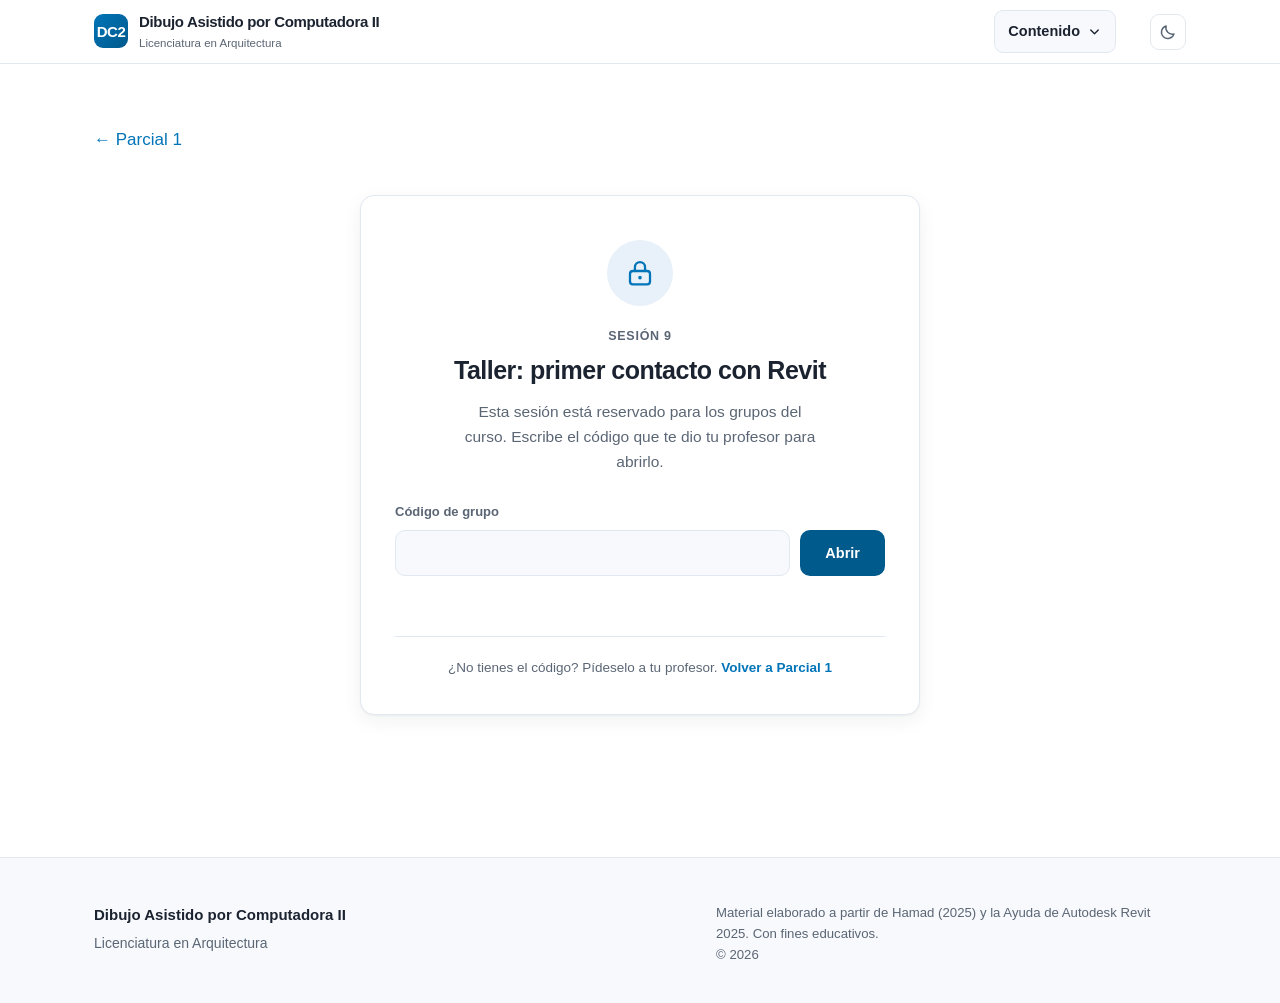
<file: temas/sesion-9.html>
<!DOCTYPE html>
<html lang="es">
<head>
<meta charset="UTF-8">
<meta name="viewport" content="width=device-width, initial-scale=1">
<title>Sesión 9 · Taller: primer contacto con Revit | Dibujo Asistido por Computadora II</title>
<meta name="description" content="Sesión del curso Dibujo Asistido por Computadora II. Requiere el código de grupo.">
<meta name="robots" content="noindex, nofollow">
<link rel="stylesheet" href="../assets/css/estilos.css">
<script>
  (function () {
    try {
      var t = localStorage.getItem('dacii-tema');
      if (!t) t = window.matchMedia('(prefers-color-scheme: dark)').matches ? 'oscuro' : 'claro';
      if (t === 'oscuro') document.documentElement.setAttribute('data-tema', 'oscuro');
    } catch (e) {}
  })();
</script>
</head>
<body>

<nav class="nav">
  <div class="contenedor nav__inner">
    <a class="nav__marca" href="../index.html">
      <span class="nav__logo">DC2</span>
      <span>Dibujo Asistido por Computadora II<small>Licenciatura en Arquitectura</small></span>
    </a>
    <div class="menu" data-menu>
      <noscript><a class="menu__respaldo" href="../index.html">Contenido del curso</a></noscript>
    </div>
      <button class="tema-btn" id="tema-btn" type="button"
              aria-label="Cambiar entre modo claro y oscuro" title="Cambiar tema">
        <svg class="luna" viewBox="0 0 24 24" aria-hidden="true"><path d="M20 14.5A8.5 8.5 0 0 1 9.5 4a8.5 8.5 0 1 0 10.5 10.5Z"/></svg>
        <svg class="sol" viewBox="0 0 24 24" aria-hidden="true"><circle cx="12" cy="12" r="4.2"/><path d="M12 2.4v2.2M12 19.4v2.2M2.4 12h2.2M19.4 12h2.2M5.2 5.2l1.6 1.6M17.2 17.2l1.6 1.6M18.8 5.2l-1.6 1.6M6.8 17.2l-1.6 1.6"/></svg>
      </button>
  </div>
</nav>

<main data-destino>
<section class="seccion">
  <div class="contenedor">

    <div class="cab-acciones">
      <a class="volver" href="../parcial-1.html">&larr; Parcial 1</a>
    </div>

    <section class="candado" data-candado>

      <div class="candado__marca" aria-hidden="true">
        <svg viewBox="0 0 24 24"><rect x="4.5" y="10.5" width="15" height="10" rx="2.2"/><path d="M8.2 10.5V7.6a3.8 3.8 0 0 1 7.6 0v2.9"/><circle cx="12" cy="15.5" r="1.35"/></svg>
      </div>

      <p class="candado__etiqueta">Sesión 9</p>
      <h1 class="candado__titulo">Taller: primer contacto con Revit</h1>

      <p class="candado__texto">
        Esta sesión está reservado para los grupos del curso.
        Escribe el código que te dio tu profesor para abrirlo.
      </p>

      <form class="candado__forma" data-forma novalidate>
        <label class="candado__rotulo" for="codigo-grupo">Código de grupo</label>
        <div class="candado__fila">
          <input class="candado__campo" id="codigo-grupo" name="codigo" type="text"
                 inputmode="text" autocomplete="off" autocapitalize="characters"
                 autocorrect="off" spellcheck="false" enterkeyhint="go"
                 aria-describedby="candado-aviso" required>
          <button class="btn btn--primario candado__btn" type="submit" data-enviar>Abrir</button>
        </div>
      </form>

      <p class="candado__aviso" id="candado-aviso" data-aviso role="status" aria-live="polite"></p>

      <p class="candado__pie">
        ¿No tienes el código? Pídeselo a tu profesor.
        <a href="../parcial-1.html">Volver a Parcial 1</a>
      </p>

    </section>

  </div>
</section>
</main>

<footer class="pie">
  <div class="contenedor pie__inner">
    <div>
      <strong>Dibujo Asistido por Computadora II</strong>
      Licenciatura en Arquitectura
    </div>
    <div class="pie__nota">
      Material elaborado a partir de Hamad (2025) y la Ayuda de Autodesk Revit 2025.
      Con fines educativos.
      <br>&copy; <span data-anio>2026</span>
    </div>
  </div>
</footer>

<script src="../assets/js/main.js"></script>
<script src="../assets/js/curso.js"></script>
<script src="../assets/js/menu.js"></script>
<script id="cerrojo" type="application/json">{"v":1,"iter":200000,"sello":"ed21bbb85d08","iv":"tOrHtvPrE1rkVFa9","ct":"BFSlC75clDP97gGK/teh5K3IHRZcuDANAsGbJbl4HHF4EydT9Ckz9N9h71bIW3bKd25et5r7oALnSu74SjuKma99PAxKkCnPE/vqb4Qd/2i61SDwOyd+PtMdoFz8KHCbtFyjLY7MxsCHNMPeOKHpoyJz26wjhON0va3puoiBbxn3UKgsGQqN1J0P/egqIKN6tzvCf9DwfxJMCPXsULSFOhqcPrpZvf6/HnLxI0v4hvNi79752rNN+/912xOsTomIPGbPrHCgPC/aD/2A5jeZIUYkmx9ewmldeHOSAKpPWLMNIFcgwDSUwZ8mFSWYSyWRa0/ggSWsb6Yg0H2lMqVKkTAZuAaV+7N5lBNrTUoReWD8g/lu/5fAS3/cAJTvuZjQNw0rdEUjzOvqNtnccTlyqo9yFrmY5oSR391ucJJBHtv/+UwUpZcRq8N9ZVT9puOFlFT+qe3wd3MSYh199hRCyPKkfg3088mTtmlzs+VH9D9xc+4tPWUtIj5ywiSuEzfPs4g8PlYHpckJfhbHX9T1NZrYiawIdMRFZeiRks0PeS8R6+vyNdC0KoDQ3+xCCQbXtGnLm7RmDCvKVkia0+BXy/VUN7pPE29qkFtlre+FcyPNP5IkpiQ7ou5/bA7P6DxzfXonQlSN8SS+d/g7bKT4NUfekqrs97YxhBUyQ1kkRsYwYIVfvUtUKKa3BwQbKiyBK6qNLXQORNHN73hWDpxuApoCHTRCx8XGSEuDJYFgfsw8pcru5PtuyJm0reySUwQ6txHBnE9/ZEOBn7AIujpAmns4ySH5AW4cNozhRhNDCfqqPaXSp94fvlZSutt66pYdDoOwdpr2zuqF/yyfFTfoWlW5x2YpJjTW5qI9IXbbI0PEEdGSD8Cb0gFy6Y3jD1nZzn5dPsbRjevCJVkoAqnpzWlMkUk4j+EDf4/n/Ykuw9PGeJaUhPhLkZePldWFnvvJXBadykWWYz5AlwB0nnw1dKR53/8mwWXiLJ0UabSyqU0ZTKMf4mmT8Twqh2OXs426K+ixwB/ZlGMWg5tT8YQsMnjyz6j2N5Vi5UbNMZa/yLtZI3gLm92LdXbzGqzqMrf0HWp2eNK5ZLbyPt6l/rzmTzpmdbYziAW6d1bYjtjA9WLD9v5EMZGehHyjNcIriiajZcu9f+Yzznjox1o/ek6L4tTBIUhwA9psuHRSm2BpU5PW9bAky4C404sLwe/7vmI0qq16aKfYDc8E2uFgL+N5Qbe/LeeZBGp7WIeRJUxKeikr7xIOeHQiIlfD9tx9XPLaZymgyHggQ+p+yLeAoZwywMqd5o90Foqe+gPzFtGrATXYlCxyI783j4aCwGMT578zvJOQnd1ewd098KGS4b2MKSwAkiT8rPDhX3dUjv1T+oFNkOx1/CGjW7/yEi5//oCAG3U4zWHvsKRkMDqdaj9gHflz7oNnNqNOQQ6Q5H8bVwJ4KzHygUa8Q/JJD8BAHOqCi7LkaSUvrEv7rsvXzp1PwaeyexPbbn/cwOyIl5s0tak6M90/78t5dm7yGyyka/V4BY8uROY+sfZSDnjmISoOZaFuHzecnCdB2OFtpBU4uJdN5l4nk/Ew5/tIlx6cisvk///izRTwBCcmaIyDWnBAl2t+tZty2CLBwroeBBXDm+cjMh5Se+OIoGHzhZgcCX+1uy3fXS5o9otc+iLSkbEmBXfBsnVTfqAhSpq5U2g/KY4ajw5to8454grxrtml+8qfRH9DK1d49viHFYRsXs8VB6KjoStfLwWoWGJ16NWT27jxluGRh+Wp0eXPmOaZ7arvWGVk+PFmO9KzZEm5J3gwTp1/[base64]/e7Mj13Zt6uxjYjbOj+f0WVZeRvxsajinREkZVmN6c85DIGgKxkyq/jDari8BF7hkJr4ctxyZhmesTIx9amXdITKY983MOCz04MeverMnhXE7rcsEZIJ4IooWvYcUoA6DTHSOxLschhgg1pIdBppvUOR5z4BOzw290WiO2JtvFGKEtDP6a4u6liEcQ5/yD5vcKws98vi+27Z3SVAN+vT56Y3M2CaYMJkcDzQK4l5/fCnm8VlLnemQhvjojfTdzd26JxrRvVYEKO4ER/7zQPAdrfxcYXgVMTP/zMvmZiCqNHF+2qsEAM5awFHZrruydEMiG37Oe0eKADXIzfkFmr6Ve968Z05tRNww2FWQRHwJpuBCbg+C1qdCqcnwn89H5UwMAcdJtJAP01EIj+Dpwsv23Btwt9v+ppGwsQb+aw+A9q7AYsWT+5EGIYPoG1hQPaCmga3CyRp2/Hu/[base64]/BPyc3baUAqisd1tMR9wbjAPDyfTd57yypyGo6suD1leEpgqYY18mLoHOwyJDpTz6zfd9Nfd8M6eoisDFSEayuo4WYSf1EXr4jruMH1JSZAJ9nFoMYrX8+Nxkb1vWsUylgRRC3LHI9BC5bn2ihJGF+Z2CPwsB6Ca/SEK31T21t9qLeaUpgiITcXTnNv5qSm7Z5chcc2h43Mhb9rPXt1p6y/+zsVYblA1iBSNNodZQDfzil7vt4IRZP4qZ/lwDhDla37A1CBb3762ICCdVDpc1UXk316vcTOouKog0tsLygcAiTGoc+38oiqq2jnG3nX7PYFaMQh8pylTuOC9FGBtVJEIOufp9v5PuLuqVPoxWg/Fw5EkkO5aTHu+r0tiYZ4e716bcbNmyiscwxQi/D9ArG6VogfP6LBaPMGWKRW/pcu4nfXvMPB45RbVAH1XG1z7XLXMAtH5iUaZXUhtL8pXoKeEshmRJNVLBu8YLn9sFBBY9TPjmk8jhVkzhMGLGnoWuFiFy++6ip0/PIbsz2tmMxx8IcmT+Gvzw/GSlLSn3nHAXs7FKoC8dFArxtiUfNd0hLkN6OEqGIArSYiHW59jPdgu/YS4okYFRaBFl3cj1srNuO7uxC2U6CckwNAzs9cyrJlvBaDRiFB9H4jeCnpwbz30k56WPaKs85zKYnwg7eMkUfldi3A3nennfR35jFk2m/iGWKPJ4SwQGsQ3yVzMUrRFxV8rSc2muuMIhqol3a52vaZSKahkaI7zPdbTOiISY/lypReq0QMiHsE/EzoAX1FHaXMZwcxkW/Mm49CbAZmBSN8YBuLK64JphqlfkZ7PQafaitvgyEnkKKEB/SAz9oGVhjQDDKw2ENBd9PlnmXBbVyyGjFdf1oDsNGiu7ngdeyzoSFX15Rq8DO1WSLIUHRzR6EJ/[base64]/ibpoyepFyGdRB/l1zo6ThmpDdymazWVimaOE1ylOr4OGl8ynT1YLIgIo5ZVtK9HnYioMQ9hkNNjKoQq0EXQ5rqJNqpm2h8Fcm0++dZAWw53VKAunWN1tDz6wqRQXsbAdi5ou/Atsd3FLCyZBTErIvi4CAuwKe4t5L95fxShsD3xFmdKyvtUnCbqiVwiy3asqFNYeWjjW76dVCYd3eYT1btMogGG29mCfMw3hr55KXRk+o+sCVI4qW58NwffFrReMUyObLPAORa0GNfv2Roxvk6mawpD89MZyLn/Z7FMnKeVNozy46IbEjLU/HZ1SuIZmuDhO5ibX+TIsYkR4suRbc/JaInV0PR+7CFAOv89X/lbJuzAwMk8iDTvFgACdPrjD4Aj8iUURKl+fQjxVrSxcgTIClmUUW7at4cstaxK4Q2LvM2ltpx4q1FPAt7Br92tvGS2sJKyG0mhXEcSpbzNZVqFvDVBRqnggnOt1WkFB6VCkF7hugrK/jXwvlocfAwmytFCJuwHAsE810Ilz/CQlBTR1KTILEJdytoKp2Z7F5dZVlyrtu/QvT2UnqUlMhdfMFlLoLncgAeP2hOM2TSNAGUSDm0rVuFmECR4vo13T0r3A8tfSNLaPQG0BnmFVndAx5ksY4+VYrZXMVwu+DjhohFmApfj3p0vFtO45mG1HEu9AtQkqjgdPZ+xaJrbqKY01gjtBORslu1Y0adbh2o2foabJmjqtrc59VDPzhShs1/K12RkqQbwz/xhUQPpHrhrrtkFS1Pw7g7x6TLF42jUGMEx4bD8sb8C+ZibCSqHsaqS4yKpkO5SvvI0JuYHcWvRonMsbh2OGvqILUDuuVXG7HRtekUTtE5ge6yd3h5MQoaIJH4jXW0g/BeJsvjladBYphfo4GeRe+kz895a2W8mkn5hpe+1GKrZ+FzXCWtEgmMvE0uJ0Dt/jow6gpqmiIEt76sBbtZ3E0VbBum0C8UNtINYmzFfxc7Mrw3mRjSlLEi0pQFy2dRdSfC99AfNmTy7Vci3KNJj2bzAdiQkdZ8zVtLaSt92rKp0JlA22OLSw9a7uwCARqLKlQ3HvAHyJbWQ+jPojx/RwBhAQjX+F09WuRByZ23yFwNlgsZPwHMMOOcUnRQKv9htkoFXp1SL69C0i/95UzytSk5LJ23rT4TLalPGJrjW8aa72M097iwPOihpqCrjU/F10mmD3BTmyPWKmb1bna4KfEAM9p/36EFlW/JKRrzjioD4XSg4zPsOfWhoehX1ECzxJtJ4ohNdZAbFoIdMtvgR1s/[base64]/lGXhXKj4Si8r3qoH6L1AAAA7waRBOTROtIVkyXOkzZc0IGNTOfu6DUZEKy7ItygCxp91Zj7Ur9V7lU76xx47r/39dTVPX+94O4aIdCa7W6SUiYbIRWcK+Y038kd/d/lsg5Ql7osw+ZghaBr2KbS4ETsUTQYqv1kRtj5vDHAaQGn/5l8zszYZQEQHjrgHSfKQ+aqW4U+nKwBMaafcswg6yI198fEQqBSWHJMKxyt9yonK3znHeg7+Nog8OqaVfkuw31HeXDd5gAe6mr6mVGVgUala0vaqOb3f/xXu5xvuv/9n28WOFolEiMEZvvlaytpPq9LQQgkvLH82BQDz5uOab03WbsN3LcCK6uyzkseoTyjPjd2GtsTW03DEIt/B74GuwkAIKLhonqxy2apSYdefUQjxsu34gzVLQvw+ppmZL0W+SouwOTGD2FLODDfJBJggekh2tWf2GPHhiE6JzPVXRxeby2eAZsz0cIuN9zTvt8pS72k9IwriZ1dBGdlugEPnafi5VSBWLDLfHd5NCVRw2CX6FQArOiQ9ooT9YsdU+9Q5tTch6YJibZLMIwT3tow6/TuGPpTDy54KExzsCoDxboE+AsgJX5dE9zBVZNZP0J+bblaCbCzJSxq60nn21K1MVcLm0MkjbL6DGJWPFfIGQJ/e4ijsOJBBR9CdT/En8brSqmkAU4yZMILYZRKeZwcOpkO12TwYJbDY+a5tA8fXyB9rfCfvp5SpaI4Wn+ig6Wk/CCTDTXyGynnLUpZPTNRxTZ53mGjt91eW5xMSODv8KFm3i00aBocv98fhNueCCGSkXK4h30EF2fF0RyWgQ8+iCGgTaD92V6IVAd81k49HNw3G1riIOiGDvY+gYqFU4f7U/[base64]/gqt66oG9jwQsTgQDYqEmA/uNGXxKZKA5n1Po0D26++198DiNByySsTCEHvW1i6ND66FJ6vcovO8axiuxAQSvFjZQ77+FyLJT4EJX+XFs+XnDHFxR9WFSK8Q3gCL7FfC0JOaX+txPG0T7whbIH5GlqlIHxn7zt5bIWrPt3Ts/i0pBrTycOAmvplP4htJLR+G7ow/E5xSTkbGCxVsEfkrV9we4DckaqxVaNtXlIZCBvWy1660EktC/owNA6eSiPD3jqxI8v+u+UliPdoE+q+dsNx+Q3k7XUq7AGImPd56823aePH7w0OOB5Cn5VwfgfqLi9Lv8QPthORa729bXL8rgW/NXrXbkkms9DOvSfHQ3Xxp4VtZzr7Bht3J7ESXetkvdI4kqTSc4rijBErbs4GQtABCloDML8Rzu84N65mBKSta1JlaZNzr7GoMnOW+0RdaGEIcL/Fy1/IhkILugkEjuLXt9dus7cOihw+gLmAhEwr+UFnfykPjT9Ry8u3AuInRnTfHGnNmhMWH9OX+aQRITX+zvDWjHxLasiXszmBZnMLtpFH7bQpREwN2zjdBtPcBIGSegl/08O05dOEVH8foGSYNNPim2JYqMyEA+1/nAefWYYUm8LibWFdBvk351TTMcdkBOfBOIG2DdZkMeEDoaM1+QDvz4WkeOdZfVygxhjjIc0nzL5tp0hIjwYbUfAeNoBhTHfEpMYCO7eb7gYjRvTU+A1xeVj403enwbHEqRmKSHliN3Jj1Y2FwiPMXSEiGiwR2OVOZ4AL33CyUWHRsbqVgLIKSyPeQiBYmRXOFu3nE5/Idbz618Ls9taWsVzbL1IIBQgrzqAgI9OXlJPufceCFHQN7wyvg/YPJvQvteylz+mnpf0xMkwfiQkr7Yyu+rRntHSmYcwDhOb6QCKC/IuhSrLdzaGRMVImU2ovvDVlyf26yDEcv1msCFUKKl9hxcVUQ3mqtr1zN3pX36usv+OlpDjvg7M0JkOOpEEb7Lj/7bRDH7KY+9aScJjuMFOfHQ3ON9HL26hcRndm8JZ3wBcOu+Qzg6MIAB9kvbjKsl00GD6JZWTiUX/[base64]/qj53W9Jau1+Gc+WJ5zt7aoMkS0JrbPaI8LwNRhy+I7Sar043scczlAy+RgO2qcD6x8NwHBDtYg3tru4pAlW/MxGQmUbGlc/w2zCRrQd8epxLdoJXCBbvoGzHYe771msxoNdpodXgvFQyOXT2nGdlEUig6C6YPOvJ40brUTy/e5nxWdE+E3rtW21zYZSxtbZfAeFI5lhLpU10EjDcBDAIeZcr2u4bMCdHhysNFKKKomOEZTBGLkwealhsVgxHO9e0kHWDfnj40IvYPlstI7NEy7L8q0Ou+gkFF9pQ0DWIUcddjfAVYhjyweVTu0jqeACf4NJlULNp3Awg/k8sv0x8a9Pudv7tsM72rW+QuTuX5kcwtdOj1YWNumO7hcuQbwguLitwrMrwXfInzND20TpEtqhI8/STUKTXVyLLOHUZ24Z+ek30GakZrdZWv3gyg7savXqSqUKUU19m4wr5lTBVGsYiNC+uzEXKnWgObCr/Z9dkigVM/P2wshZWA8FE9DIItQUeToSR6zrLwCs+ib0IHvkRxOVoOh1it2AffJojsrbXEvKjk3H5c5rYwAOEzSWQ61P+/oyoxYVXSqFBXTCLCsxeun1QHrdg34RS4YGmFYXgH3/SpLZhwiLV4GpUa3j7teprA84GkoazEiW0xVLNZ67ErIO4SZwgVyVg52DpINq65oFMUsWaowdutjZkkno22uP1HvVuymoMO8Wf51ypgtvwmMD6YoDahrppOy8AnEk8/AEsNnfYFEq0/j06Asal+/vmYfJFoAF/bNlBgMMKN+evZFiCNYMWiHz7zcLvLOTCfRMzEAuVi8y2Kjs8CiXXhfdDrMCbYrhQPsFECnK0i+NVv4C1zjABADOUMeHriIiZvX86XMEVpoUX2RdEoabO2TsiOF+xUwlGF9FQxIqpgmfoCaPXEMpb4yi/TFdUmdV+SR3a3Pnx+2ZP3rktbTYa03/J2ZCPuwzAuy9cdzLUbqTAvpNmK192+th8E31D2/ygeyrSMU3ztrfTHKVXpOkqBnmLaUdRgT23rwfTJJ5lC/8r3Q7XNsM0fxDldLEyPx6CI0qZWMPuN6lqFBd75YT0gHXa9uzOfdu10PFOym4uKci01y6hUAShNhKSpg3qRL50JMYzmqCC/gQ/29VjceJJaqBGhRdGd1W6DMrJetTcrMxAFxauUmGA+5NHNt9dIAQPwN8AUXcMd2dlI6pJNveo2AwXtSIM0miwjmykqoyRjOqOfhHLJx4taegqkkbLhZWN32H0CfRgC/Sg+3Yxrw4k9oI6UZYPyjVhMLaWhwKy1rpwOohbG3WC3iTdn9TRvbgZwaDYqlod1eup7unoksIGx/bYotyq3L7hywpdqQ0bwS07lUnSXGWfGRdpfVcoQrwnelJ0v3n6gRWvWxRpBrLFdVhptr4WcxLDS2OhZ0baZ2HH7wYQuhw+C3/nIk2VxXiwW8ktdwdPlZifxr+xE3N4Y+9LKqLPpVB067is/RoU3oNIHugVcPM/BSfWo0qaoQbQzptEyyxWds2++hvPXiTUwUxjMoQdEY16kCobCNtTQ42nf5URfEECILDb159X9tvvyafiXm47U6ISw+NJa4OnSwoQJQopL9NDNNAxcStyCpycHN5N4h4H/xDtxbVx8dh+OO/DQV5A3uG9XnP8531dsXDQnjNBacj4O9PdHTUnb+zh3DsxICh3BnM0JJOWZrmZg2kuf/k0mbj+SKQUTNbbmQPbWxqW4cp8nh0ly6+bcY2NxUOi45QBqlc2Wvf5G6DTK8DV7NEW65JYF3YVndtNac1zfqgAmy9sRtmP3ALZuDo3wS8ZD6+N3j7Tl6/pgobyiPyaJaaXv4EWAzGLIcRuu4+UYse2cNu0jAY7clE4REi3MnUl6eQTLG/QAMttLiLJ4/[base64]/ZLmgPpbtUdwNTdDl5dIho0kdGDV7dI+OjNl4Ciu6MCmuPx/Hmqtd2Fm7YhrEtz/qAzl4xeqOhYoHemhAfdOD4/qmkxZCfL0AiixOlKZCj7cSbJv17tNCcXlmeX3OR3WE2d18mm93XECTniB5n5qAJEI2XBhI1zZ/FXXzRQBKVE9MZiuj31Iua9waiFhf6lfuNuscKfhWSEdNEYVIs9cWFkXBVaqmGqjpJTy5PN9dmTMxNq/EdGgJT1+ZZAqisTzL5S+1XOqHvNlOzOBgwVNJrQxO8hX/uEZYQIOwTHd3iyflPpAHbU4W64BdbZiN+Ew1z9UHUAf4SIa+SE6HmVMl0GdFa0XcOk/l2COZNvQqHkyhQw5WJhAGCqsnhTE71Ac/uP2RSc9k4yN9Z8+tjoEJxMSbU7dmp3ZsrYmSs/EHzVOS2zZRWPKclhqnu05Nc8wNtbgYQy1ViQbQbGUaW06Rpc06P1+q64aM7bbaQ457cTTDY4uqVmkNwuBwVxgycstrl1OqyZrTsfCD+3vxksFnHHbsKKehVJO+KNZpzGutl7x+OvUenqnOKwdB5s/Dd5xjYGAITxDwDv2kabHG+ZDqN8C5RALy0vE/9T7n1g+FAinbIFK9Bnn0MFvri5zJILQQAgFNBl0ipWMXZWC+4V9ZoylDOTbQjRll4FYC/7bQjtl8LVnnrrpG25M8L4uZj9vL5M6dTCftAiAWAuQKMzbXCL4UiQiUR2nJgMHeOTjCAR8dhLM5tRwNHgxshsaZHL/xrHXxd/L6pL1cTH5Rkswt2WM/bAsm4NkKENzWrbMcG2E4s8CBdFxHtpYdLfvFjCwZerALU6rGD5nNGUuwijryHZE0RqmCZ14L9fH0BLKH+fJTsD40gkDvZi8x75or3hkt/[base64]/8x3aTPmAkL/zYPCDcrbaosbKcJZinFfQWmY9+Xu3WF0vng0me1mTVDtkfXYJWnVH+Zu2imYjggP+mvQwrFHYOKrxeFOryDMdjeyD1jdmR1O6aXtbepVmaPbN4wmkmJrFZwPLWQbfq6uvbLb4vIl1ZJaxKriBmQbqzDF+vjcelGZKixkdpvcuhAV40/AjRTJJfOW5yVe19dUvBKvv2lebKNy2jeDAKxn+Q2jtozVSv92JAqynS+b7TFKBljbvo/aNnouESKSvHVbylls4ybmRGhSd4uuRpzd1/RBX8AYysxFoUVeyaAI5xdGBnPZ8v4OXwzLtZS+1IRPIPLARHRTabWRP4OlhDNX1lvt2rDmqVki3vhO2yFfFnzjBDLvv6QghDgVFyv+Nae+MKikX0/J/WfnaE7Ph3snbRDM/h8PZNgXshvBVHzT7SfNe2BqYD39rfhxw+klVkiuOxiDWnSrua63tw+gTBDXl38Y/c80sHWsI9/AjdL54hXWtWjJ1oiUKSdcQzsFMIZvTd61V1VOCViRNrm0gxpWtULrW4tjE9pOYCf5oDnSKwb3Vc6549iwcV9oK6gUntz2U+4cH5tJCm+Es06gXP/HCHFfT0LHVq19r81dVHt0H9F0hc70zxnEI2ZGdOXlR4KXVRzm9Oe9wxcK5p92qfnNEdoPIG5UooKjcEmvVy9TksIwuRXpgx7yBySd4aIhNBCZyGWdixXwWldGPe4lqkn99EWIYnf6NLnObAiTtjlOhc/f5vmq7KitIAzLpfImgKQeOgvSf+dceZb5tSvkv1FOhQu147HSlvcFkG9uOT/TEB0k8KV4DrqpaIaZZZ7TiuLZPk6qp87ftnm7dRh5JT5gSIMlauEPRbuR2OtFcdocbsj49f/AKUF8jEOXh/6355Kfb7gEaZ3G2hRocxIIvKVsmUFTR0erU7PE9tfuEUi2Sn6vy3Rj6VDWVrVOey7Q2rlBXJ2yqIA2ZRo8dNwAGQaeLLAzgzc1kALLKzN6dNst3hNGqjaF5aLF0HFrlnc187tUsgdGUB/wJfAdNJI03nBSxFH6dXZIcPA4CGZ7sepM/fHsWGUTdFmfu75Z45UdaTziMAxHYxnwHdj8I+tVNhwvULTyM86PcKf9cxzwwLb6v9Kb5l+jr5GZ6BgCVX+MWOMiEH323++f6qIeWTbvvPUnKgIabVkBZiDP6vME17Mywl8xZo/zkCOl2B6VAFsdj2/3rit/owVXa6fQb5c/5Ud4t5VJbUlabR8YujIWvjSSg5YV7Jt2gvucq48R120ukEgubv2xIQ5LUB5ZRm2XIlfevlvG5uHz48fzQEWKTkXLEOVaWkH6io+CMJ/cnLMV8Yd2S06qzLpnpZn1ZHIbhvuGeTmkXTOpjcKFQtnRrb2t//UjZn8ISJ/zJXnzH8yBDnu+Zic/FjBfHYAqnGErUDUklJN+RIsnwQ4RryVWz7/SXKc/F/AzxoFkB0qAPrJU6YtU/2oFRiVKl2YZaFHz+k+sh5nbsUdP2U3Bgw4ulEHVl8CPyrySGF6CdZb4lB9qEsrAHwZp2Exa3+bCwyzqhrxCc1ObCexM8e4X/2p5oskKwgkiD3to8UIUe81lm19egGHoynyIlicQFIUuEoNGkxYUXd7xTf8ockEc/PjkNhb9TyQR759srIk3fZORmaMQoVLh1zAFQX1LGIU9W23B4Eo5pVXfz3Y/Oiymi13rR+9IZlC6Ja5bY43IrenhTZoDpLoiMIowuxJ0++BWzQ932zuDLVQDqEkRsfRhR8wlRAiu3ixI5SAMdRc2vQULaTCvnH76b9xeqfWIcBByufmAfxcqeKDU33fV7qU1NvkNIq3K4q1CGKWuUAkrO4YPRofCi9YEQJ2TDVpm/cCutmv+hqy4UAH8qpuO30m4sZHN5r/B5CVpuYK2iwcOk7oky5RxaG3INYPmRP/K3PJPnb17Em9ix1DCA1ffp51Wuw1e395XyHAEjc+NmkvkHqm+Joo1WQ7sUQSm5UNEvHxedU5yfkt31B27lQVlNi/c2rXoknMS04IkGeP8085qlgt22fMRp8QN2Hi+r+LrnCX/T37G5QEhyvZ2tsr7i+EuxV3I3FJ4M2BY2dYjk8Sp/SbN2HTsxhAPB6aWeVrXJ9SOVit+24pAzAtJAYDaJoQ56oDyzNLUN7OIoMdIu35VNRFXkxhZXa8dnWXJ7NI5hmyt+2k7uTFYRDnN+3MPRRdj3/ufTPBXx0diuLEzluTtA+BJhzl6Ka/sxjUjdawCpyHJNFey/lqDiW6s8/mIxaUWaXzfLQ7WOqF4+25xOP6nB5mpmy252pvAMB5DpkCnKSvTnBdhRUZRBecWj598/jFGuSmFVW7qyXPKfE+Cwj7gmmzylA8VUNQyssj/hJWxrynburgwjEcLKEzPGXD/uMrqjVU7nxnBbxskF3GkflJ90U4JfOJ88l3pgjfEtsUuox+Rsmg7tl8Edd17q0+EVgwiFUHaj2UcaK/X3tFdb9/lz8etQjxjYr740ffv+w+4oIFXSxFLFUOz8CA53ydC3s//8dyN6jQtwnjNukRa0ZwVeoQe9WCbIZlVBSQD1pvoqDLawMmOLEFps123SNNTb8h9vQmyhbnl67jfLMGGBjV9t+3wv8SxJOJkCSyFB3+gDUABnwq+9NCXkqKMf6ETkO21bvBIS2oXeIcXyQnQgJZ8J7hmB7AvNwiW7bcparVLuqHa1i6L8SyT+IH9p7hU/XXnzJwfskAA81LeGz8hhiFu+Og4DTyZpiAloOl0Gt1S/Zw6OdrqxpfqlcMPXuHWWuaVpAkp/S7VHzYg6jS8xxdVggGLvp+X5bmklQKJ0MBR3vOTI9H3C5A4AWpWRckpQI/HLOlQt8ap4jgEaXTYOG/dGLF/h/XmwClj1xnmQH+qBEiM4WsJUbOprdp6KQIzS+e4/oGN9ijrZjEfbhQEqmCXH4xsRO8zWkRtk7b/YKSKuZ4D1gRonm71MlFm0cVbciYufQxEaJnzWM6UIjQYkStTwxKNECrdW5NwrvYtjvOBoarm8vkN+9RcvkTqlis8MxRe9iemWSqTJYGEUvlf4vZVbn855NROUEzLpk3W8w2AeTErlJnTJQVKXa2uZZbWNzFliL1aKSGhUW0Jpxn7ciBJ/ePQqaml2lDFxwB9telDp+Z700amapDINc9sNDZ9xz+4v7eWxOo+7iDRciRO/ItclruzOSF0rg0d0zIFR7zP82i/UY3n0DApMq+oTTCwBUtwTvjDDWC/ZNGj1uWrSaP+8wVG5YZP1e9UssrSRbV3TqS37nSCK8VXqj3vJy2QJx63rsCd8Mz8Sd9v9us2nWdbFrHNBfG7n5zbud8EIsDQRAOsuBv7/2HP9PnEGSc+gKffLDphcXkca98gug+kR4gVlhOXHnxAEYa/4sjVLwObtDJ+YSrLrhlqzc4TDMvS4UG9Kn3UZckH5nsZMiWstbtZ4Y610zGQtBp4U7aHVnRA7oSRYumraNOLJH3oF3nxpML4iEs+L9++MgVzayVnu3ox5BRRUmsJ8KpN460xkNf9I1+M6EiWg+ZSguo/PY4Z4FYzRBvLktAVaRPozy1b195doDFYbVjQlIUo7uvDMxUfH7JVEI0QcBDA9QrQWxItvv4aB+gUObMPg/pr8c6rZMykS81MoJwsOGzsS7zRBuMNaBLliB/r1oD8P60MXvvxlhFm0s7CZIRMok9bIGdx+w4ucnOtZ3BBAXOosAWMfYoiJOMAwinvp6Xe1G4Lw09aWvaFtAHxJo/Iw/PnaVatUMzZA2dmaGCes82J473eDcyilFdhxYIAMe8QPjjN1Ycf20hFj+/U0IsUiqAo0f/SA290iO4FJhKq9tOO1Ad+/7kmXPMH0AGmP3u9w9WwuurcgNL5HqAnVYD8tVRwm2kIW8aq9HwPZAaUPUaqlJuY0ThXpKBp2kaE/h1kuVrA4sXJwlUvR9UHjSnbWshGfbuyvt4aUBfwdXHcu/jdATc+5Seoaw3xhlfYdiWk051/l/qIVeWeY88sQGS+neaHX+k52pHSkxvvBUtA/54DcC2XgYB6Y9fyRiLKGbMRGuo7o14qkfAXJTsooI6sDSso8MRgor4Idu5awfyWWW8WJpXM45mzqL0Q3ZCHPgdbvbvERFIFYlvh+0YF22lI47mSS0rzRU9TmIk76XRj70bb5l+iMW7tidPaZfqvJN6ODRoigGXLIxtEI5M0whyFQ3RJ/LyhqNsvqGwF/uhoGUyAlVsQ8l7MkKZoqHAKiGmizdAHGH33ijcXO2Xv+YG6OXAfBcCcMPhuV8+DRjoPTJ0c4BUhRFFTEyvR53HUeQGgms/zlHeT9YMe8N4K/F01vFGlnE2agHBwwl9iVY6abdysMCP/M5QVcgOOILJ9KBsapyT4wJmlrTdeUZTi28YbQMR3AmrX1Fl51rmcuuK6bOBy7vhHYJmGtJKdNxyifXaTe3+UOv918sPohduzNR7gVth1SG/r0EL4DByEAdn3/XXYWg+a/L3UYljyTQ1p3k7AzCNrt2S7PDk4NuIL/rTgR6VA3YsOOj6N1/7dVjCRQuJG3nZPxPDsbqsODoAP7v+z+2RVLfO61sYokc9TNG7SM084Q/5roQVjSoJtEZw9GGi5zmDmH/r2DHO9RTa0+TvDoIqYrRscUhPbH1DbD8k1iBFVSqUKW7c/eOVnQ/a+5kXNWWlnheN+7VHKRtyqWwP8bT0ByrYgtY4U9ZRfoawMne1urQH5V7o+gXJEGVITWVFfsJFIwvdslQV5rI11CmPwvAfNAVn4IfgiYo8365AwiV2W1k7uWRVbrjnUxa9IA0s3JtOWF1KYltkjiIq1RT/eJgb2HOmklNFaEYFXPKl0qH8C1HZ+2PsoYUq9c3OTRp1KLJdWvotdV0y+2Ppo6rSLGqIpHyd2Zq1GG9Td3E18BAPQE+bUNNDlX7k2be6hAseJPxvDWrJqEua8rcqUBdv3hXoxCikdaj+nBgTFuUcIM07m4BGt+XqcMK3v8pqL+Be6UDy/IP+yg3eUUNs8qJ5w2AbjdTdU0G1Sp7ieTSmnDTdILEnzDypTZa6VFcfiDRxhjGIe/MxaukJiQorrbbpwV2jF01+iFyrP1iXpcQIZsgwBhrJDmJ9Bn9kYoGZ6WIT/n/U90nQIVuBVP6gKGvq5zYp6Q1avjyymiJaoTH2YRVTQRWrq6bNcGp2CL06PjdSHLgTdX6SXoHHWrUO3FLfhlBLJvFiSBeeTP4QgOjoZp6YG2bZ+gqhTM56uelwfw6dIwk6sXJseH1GJssDyghBm/[base64]/oVPuBv9HkVDGlxrVslDb9VRP6/vcpSWAhnCUcgXR2TLxrbW0AXvz7zMQ46KPOcHyp3mb4hGGqV5PluNC1Ab3Hu+ZCrn4n15bF/oTkGsDLj0jBgylI/fLxSZ+zxZE7nJNYhwi4yYbobUle2E0WRUC4BrukQ2L4MKKEUECsPgPOxTHSu3/j2lOCmYLTPmFdv+F50A3nv54QjeO5Z9zveJHxNZBNg3OG9YpuDbDSJJgWoXQEMVHyXh1YF4mbcn/xO2HvrXxyUih3RQgP07fbGjoHtny8X5M4DIP5tw9ZpYY3ciX5/ZbB/QIvd4p7BFcPSY1V2INU0gb8FK1mu2anSnkMZ0X/djfNo8fUGy5GJsrSbzSa9eP1SYQ3baOzVrKtsRnK458LqhZ2UJMj1nnGTC2lXJmsqHJ+0UdYDxx/rKs7t2CB52IuAc0blMMfI2xB7hDx9FBrwrTY4LlnKV/VGEkjj50eWJkpDYsiBtXcpknUDOSLhOnGvKQGBd5Es60AGheym3supoHVFqnqho8Lf3Uje9iS6XCZVViKn3KvSzMS3p3mIt6irK8aJl3PTuM9OuP3rTph0wdLRSCrmludEbOy8BUIaEYIRJ4qsVUf0dp6ZxWUkzmj/GLX0G1ed4hEiQeCQNQFmsvkw1ykA2ltmJeFJSyVI+8Sc4Q3x3QeTvRVvnDy5j3+/ZRXigudPoU0D+SN5veNvcatSj4EBToa8VfZXCxohf4YVeR+l0+JT5y5NJG71h8dA2y2lpupFJvRRcC3VWf61UC0w+v7e6OSeIO5VyDyZA7g3xYKvig/PIPWJeheyCZEzDylWO8/zB1ifjuxIqK0yKQ/xps5GV90ZbuCrsj5miXGcMXNWFw2wh8m0VLlNSPTsj8ugKyBBv1lnH8hjIbob3jK4wLPSWBA20dq+dmRSihDTEgFvhMNcsn1eR+0BOhYeAz3dh7LBdXGUiu7Z1PNrP5eV7rqMl47z46Qhu2ubpGb3Kn6R5JqqRwpunG/ZSZT0UFBVEsTD8OI5KI244GRgBO7xxDMPKPeed4uscG3Zk/U9Q5EUxU4ar7LDTqIdurIR/A9VnT6N06KyiFByc9lTGTrbS8XPD6iXtoHZDGDFhGQcOGvC5pqqsKlGsHW2NGA/m72QIFUA/SlkNCjyAAn7SAccO+1BC4nXTxCtkKvWyl7593xnLCMgAARHuTCB8+K7lhtcVDXTGXJPCyLR0FVseT59cCINXuka5iYiIoBrwXO1DyBwuIEXzpmwaB1bNSHB9wcl1G7DS03KGbH+nIcKQNj2njUTah6Vi8PRMJUX1wYith25SQz4xAV/p6f4lvAct4lQ1FyqbGccYTgwMUPOKqB/hBaMTEjPXsixqVd79s+/+T+obsteIsYCopzavVkN3v+AIRpBY7kIbMwOV+VLSE0VyzcJ+ahDUbvr5OZwpIzze1ucl2Cf8SrbSJ3py+87zQfk0t8jdy9MsMc/9PSH/TBMh4Xj/Zz6lY0oXS6eN23c6MhB9a1pALB+IBmf8mi/F/xdT9YnrJU4049E3ubKo9BKuAaVzeLdHUKrSMdY2nknSokxykHXE9sG3Ts5ihanTioN4evkQCTkS9mchrfM032oqquaPm8ZNi0Y41WS6tnWyerbFjZtS0aqE4pG/D45PI791bFHBaguHgVPmkpSRlWIonmCu3b1Y2HhVOP8ksLtpz1j0FA7kcje0xGre74/OsBXTQY0HxpcCcEOspG3yBPS86ot3lWd5hVm+wbE683VvGmq9W4bCY80DotOMDXBR+K2dYX0tLHuo/XNUpBxbjwcJ+9NOmbB1sbKWUF8ZJMZnOCGDzRd/XlEMtunx3wiujKXypVPRzF+itX2gEyejchAfMSU9sCaHRkoZuu5db8WcA+Z93GH/IzfBbudd9q7BpHkoSqE11gHQs0rLReoyqwHaSmc+iXSzSh3UdDEnBspQ0/2uMEKOW/4b3KlAceTVJl0XZgKAiWuf++u5MHSJyXfCgh1uQgWpdZew0BrkQwGsRCTgyA1YK3NlNvCn3sOTwQeAvw0yC4NXCjgPA++tWJDOH5aLkpHMDu3bGVs//bDopalx98Bxj4lqGn7dSx6YsYTOa5zAAEdbwkeyIuHfTxNZ3o1NQZjwbA12feBJS+C2uk9ASxF1LyaPjtrdLJ9xRAJ/cgzVjRfE+Na2OSTK/38BOnCrTqxZDEBpM1izh7Il0qqnHTaQs8Akz48EX/GN1w798uDf2Z2MqlbJkKfKd+zjFFoFA/tGg+b/pxHcSQapeRiyv3WsgBx/LHMfT4icASj3LMv3J6RrhpxU97b3ZZ71j7pizHiWCRyT/6Q7Puiw0tEU66Splqroej6kcjASDB3reuPaxDselWrv0nh8d3yiboP/J+1cUnaYfHMakhZs1kX3A9ELM36OiSwso+dBCXi6cyKYuhEau+wJc79lagVWzKsilP5U7DMhdOkGoZxCxpPSqvjHfzQJLMW+rNKl+jeOEa1EZq3DsL37mzRw30AzLL6CKhhzUgOZgqU6age16ybxZSOeH/45B0IoGCwLQnytBFW0jH2lZgBo8Oe36uBT4zkmRkftCpyWdGUjirTTtQ/ac8EB/4zXPnoAAklxWHzb7cg/iqEmD4Jt9YVlR2KYnvONhaIqR1lLRtt4ToM7ib3oqea/zaoSt/rd97c0yzTt7UqdgPdDABpRNcX54mmPX/kX1gusWQECAfr3+/aBbFa6Vnhi78GfdrTsubesQkLaCnLe9gdXxXOmImewysxwjwUzrUfGIzU8pMOwO9UwJ6/ZZwnat66CXyfUuARBG0WlHZoWcn5Ndtz87GIfYRGVr56lDekU6e1xNNF30fzdcBnbNbV6z3K91Z57O84FnS9U65e+o6ppTOiaGyAcKjajgcpD5nkxekOOtWSEQk5JXY1AQucjZKlCge/6ayW/xCYKEX8dp5velAwKHG+Q7NQgpOviG302BTBsxUsOmmudstovUxbsoF7sKLcHjX4HvwV+raaVrvkdR56PbdcGeBxEweA4/YLfiAfBJ8FgJ2bmBOhQUownvU2t7FqLfxJYQ2PdHkv7c9YZ802Pnrdv5z8YvfdlBSooolIsyRoPEaQPdxzekf+njCg6XmetobyYJd+cr+FVSrrr5v9wZamYs5L+mY1hEj5eXXFKyxcuNr6x7jtlbSFzAebVhlCbHPkPT0U6Otjvix/hUCFb5Hi5fPhfQ5NbDss+cYUQQ11+RsziYKDN035+5Ninxxiq2zIf4E6vfqdvKXqexVTfZ/XR6ojup2XsNFLQzvVDOItOuq0k2byfWIwGrLo27j7aNQ9TnK63Ow7Pyf8b+5mCt6Jpb66bMptgsiniVpcN1/6JEyZyESR/IP71o0ljWzvLL+q4Xw69dacxvtE5cnaAoQUPadNCSn/QGLd6OGijUQaSSFABQwPaOcwNPsGUmnDZvLwHmDrunPg6MH0X3s3moJw4ZEeRUxCq9Vuf7Oc7XsuPIdcBx1Ho0nugeEXgv9mNa/mNjFHixWnGVLRIv3Yf4F/5ZKuDJ73b5/u+tGw0ehHYoSSDMaR3wLUA5y/MTmwFYeF/SpjBaOS8NWZ1SZ9Pqftj0lx4hC769Nj7GmN6qEK9+K0LUXsycFvz/edp6to5Bgl6WtZqzxhFKFtbOF0OYNL5ryLkyzfzEJ2Lg5IQTgPUDBpVg6q8vk+H8bGNAWv1cjyuXvnIOeZ9csoVJOfLdmuYWAcd4D3xHgjBEEa2Ylgsqv8fw0ujibRHiOXwgCgnDtzgG9YMij/RZmJogHo+fTM3ckdoJs1GOhNxIfLtaIK4PfjJOHh7DHJ7nYnzI/Mh9EdS4iZdzrXkXXxHwpBAuz8muE8i6HHWiT/kYWGLoabiHdCvwJiNoSOGxmIk26AsOu+SvsNiMV5vKa5qPc1Bjpfy3+ztLbGAya1Snn8Eoj+Ow6CKDrzE58Vlrgxae05KpDMOQTO7Fc7imxgeII/4vh/Pi4kcX/g3b6I9350MgcEF9XmcVgXSmTrs9tGIFR7eSCaRYD5zUwmQk8KiBxnWUAhIARF/Vb7TUXeFQs54i5YlUDbrWb5hWFwlOA8ldq9PV9q1Re49BhKF6YR4n0w8vD3SmQEMT22RwJOVam4tOAVCpEkg4Jv8ngWd+eYNpZwgGNqo5l04IrTfqBd8pAcH1dh6SJoQfeQoRsqxdA3jpWgJEQzlAXZANf4CY0EJtmXw04aNBdxtqOEaAb/cE52CA0+88fxYGN4vTsHrO6mVevofMnVyrBGWB0oOFibwQbncjRloEt5ly8T3CNS5WF2pmnure6cNLcC1bmEserPCAGM16/bFZEIs62YVhqIrffZpgEt5Y1Ps+8krVThZ6LWjl8iKc4UQ3M86XufzQJZoLC4dnGi++/GMvsPax+mqbhi8sX2Y+VLYc3t969lnoSCiTtYI+cevXnlLbw9aYhMuUbB7FGLqo56liONMfs36KjI0RBTcKINjNNEkkWlUDCStvM3LEYwMosHZBC+yTjxk7EjaO12VHccC0e8e6TGCek9mvPm22jGppzEVbG/KWojIDRgbtJHY91w521i1RP/CeBAgofXrhLE46mlnEZIpgcZoBfMFzt018Aiw5nQnqtvf+X/s/JXtwpTeENKjIebfJgYc30eK8weDbc+1hm0slAxVdEqF2z4oZJadJNh6EY3C0RENvVRb7hhycpNKIkTiN7q2vGg1rPKSneAs5Oox/ZMK6+P25V+Z+7JZGMphx5WXXTOuA/zTe6qzzH1TIFkaZB91II+L+va/T/7PutG0LbATCpj4ywc+iTglqEr5bd1Y0wwWHeVo9jBsBJvkfP792j0ya48PWinDylV9T4uTCOslX2cf0+CFHi9Tm/t1tdyI6yVEEXojoC1RJQcPKnMNh9fW/wi3uVj1rcluv0mq2Vr+5Uo0oMmuwJPUbwdeRqHWbDl+zoUTobCiGlqtkQR2zUxVMljyknBQVWY8kIitIRbZiK7Od1X8gPW972Yy/R5ALA8Fbeis6d7cpPRRD8r9AdCsQbi/ApRuWNPD2FltKiKoE1Aou/x74wg2VnLuPOB25lh4ektmrJy4BkhH3U+/S9loJF/iXoJfeoGiEE12kkW4/zWXDSNJRFJ2ob3xrkutUEU8GW9XtVd2u8XrecFheWNmgZvY7bfGcnNGkSpsrGd/7D5sHIePqv4z0h3lmYB+gxvhV9W/0pyVBuMP9Ok6sZChN9ZH+eHoTFELukkdRtkR9FRL5G1pkVYVOts/PE8+QNjq/SrfGgbsVfKoEgNinjdmLI3rCl+OcXRH1CW9u4mXCxNtWD1OrvzIiumqwN6u4kintjLjxys3EYCSw825mFv4UD1gGrDi5IItjEKgSv0LUfV1VVn09QuRY7l7aTOzfPVKzXH0lTqUPducY/wTw5+AjyaiBNZnYzaTxuC7vzRjbXKgHFvfbNUWq3YCG2YTKds6fEGXmOnFmaQR0h+MdrssyV6pZsRTRQpY0f3PtkU3YYfHtgcn8Pb/[base64]/BSa70CPMmQfY/tlzkyZo8oQpwFWZxoEUvbqrhqI5fpMQ6ArwWFbI3LoucGW/1SB/uROe6n/GAIM+aVossDLktkP0GHHVR70FENKpTrQkgz1zk0GJRZ96QrS59KtoPrVLOjkkQ75G1Lzw0ATn4MUthkxbg48bIr+r7FXmeOoucCytYwO3f9JX5sLIU/8j0z+rmBaXXKjIQpW2l3LvP0tZoZyu0zxzYivRUEYVVnMjsV62yJ+GPOBLd29sqatvKSzxQN6gJNzdGsQpTNKhlQowJPzkEYR4dDkOhbBCVm6f+Ypz3Z2Aie2j3o+6fk5CjFOcs0GhrzSNGOupfJ2EA7qjxggL8lDGkibR/5hwb8I3RKwUJuCsYmrSCtxdT9WdYioOYlHmLSrwYIYNjpuRj9n8xX6WlsckMGtif6bsQL8VNhsChFpJLkFU9IhzSObZY5h7fAzHF49RjWGWgInVGNf2btIqFJtR1A+CUbeJ5UBpJnI1oBBIcn9JpyGaKB3bShh5YOe3Vyvwf0lasJ2aexm1MoZCqGFZTFKmtYogO","grupos":[{"nombre":"IBERO-A","sal":"++70oYpnQP5hY+uL8ibj/w==","iv":"N9FlnPQ4i0JxzR4e","ct":"bqHOpzcIx00W35UP7mPbzFruhP2wzHb3DFUOfnMZcAoXUENAPYe9BHWWtoCGKfzQ"}]}</script>
<script src="../assets/js/candado.js"></script>
</body>
</html>
</file>
<file: assets/css/estilos.css>
/* ===================================================================
   Dibujo Asistido por Computadora II · Hoja de estilos
   =================================================================== */

:root {
  --azul-oscuro: #005a8c;
  --azul-medio: #0074b8;
  --azul-claro: #e8f0f9;
  --verde: #00643c;
  --verde-claro: #e6f4ec;
  --gris-azul: #465a6e;
  --gris-azul-claro: #eef2f7;
  --gris-calido: #5f5f69;
  --gris-calido-claro: #f2f2f6;
  --morado: #5a0078;
  --morado-claro: #f4ecf9;
  --naranja: #b46400;
  --naranja-claro: #fdf3e3;
  --rojo: #b41e1e;
  --rojo-claro: #fdeced;

  --texto: #1c2330;
  --texto-suave: #5b6675;
  --borde: #e2e8f0;
  --fondo: #ffffff;
  --fondo-alt: #f7f9fc;
  --tarjeta: #ffffff;
  --nav-fondo: rgba(255, 255, 255, .86);
  --hero-1: rgba(10, 77, 140, .11);
  --hero-2: rgba(0, 100, 60, .07);
  --brillo-fig: none;

  --radio: 14px;
  --radio-sm: 9px;
  --sombra: 0 1px 2px rgba(16, 30, 54, .04), 0 6px 20px rgba(16, 30, 54, .06);
  --sombra-hover: 0 2px 4px rgba(16, 30, 54, .06), 0 14px 34px rgba(16, 30, 54, .12);
  --ancho: 1140px;
  --sans: "Inter", -apple-system, BlinkMacSystemFont, "Segoe UI", Roboto, "Helvetica Neue", Arial, sans-serif;

  --alto-nav: 64px;
}

/* ===================================================================
   Tema oscuro
   Los acentos se aclaran (para leerse sobre fondo oscuro) y los fondos
   «claros» de las cajas didácticas se vuelven tintes profundos del
   mismo color, conservando el código cromático del apunte.
   =================================================================== */
[data-tema="oscuro"] {
  --azul-oscuro: #8ab8ea;
  --azul-medio: #6ba6e4;
  --azul-claro: #15273d;
  --verde: #6fd0a4;
  --verde-claro: #0e2a20;
  --gris-azul: #a8bacd;
  --gris-azul-claro: #1b2431;
  --gris-calido: #b2b2bf;
  --gris-calido-claro: #1f1f28;
  --morado: #cba0e2;
  --morado-claro: #241531;
  --naranja: #e2a755;
  --naranja-claro: #2b2010;
  --rojo: #ee9091;
  --rojo-claro: #2e1618;

  --texto: #e5ecf4;
  --texto-suave: #97a5b6;
  --borde: #27313f;
  --fondo: #0f1520;
  --fondo-alt: #151d2a;
  --tarjeta: #182131;
  --nav-fondo: rgba(15, 21, 32, .88);
  --hero-1: rgba(107, 166, 228, .12);
  --hero-2: rgba(111, 208, 164, .07);
  --brillo-fig: brightness(.9) contrast(1.02);

  --sombra: 0 1px 2px rgba(0, 0, 0, .3), 0 6px 20px rgba(0, 0, 0, .28);
  --sombra-hover: 0 2px 4px rgba(0, 0, 0, .34), 0 14px 34px rgba(0, 0, 0, .42);

  color-scheme: dark;
}

html { transition: none; }
body, .nav, .bloque, .caja, .instructor, table, .glosario div, .nav-apuntes a {
  transition: background-color .22s ease, border-color .22s ease, color .22s ease;
}
@media (prefers-reduced-motion: reduce) {
  * { transition: none !important; }
}

/* --- Reset --- */
*, *::before, *::after { box-sizing: border-box; }
html { scroll-behavior: smooth; scroll-padding-top: calc(var(--alto-nav) + 20px); -webkit-text-size-adjust: 100%; }
body {
  margin: 0;
  font-family: var(--sans);
  font-size: 17px;
  line-height: 1.7;
  color: var(--texto);
  background: var(--fondo);
  -webkit-font-smoothing: antialiased;
}
img { max-width: 100%; height: auto; display: block; }
a { color: var(--azul-medio); text-decoration: none; }
a:hover { text-decoration: underline; }
h1, h2, h3, h4 { line-height: 1.25; letter-spacing: -.02em; margin: 0 0 .5em; font-weight: 700; }

.contenedor { width: 100%; max-width: var(--ancho); margin: 0 auto; padding: 0 24px; }

/* ===================================================================
   Barra de navegación
   =================================================================== */
.nav {
  position: sticky; top: 0; z-index: 100;
  height: var(--alto-nav);
  background: var(--nav-fondo);
  backdrop-filter: saturate(180%) blur(14px);
  -webkit-backdrop-filter: saturate(180%) blur(14px);
  border-bottom: 1px solid var(--borde);
}
.nav__inner { height: 100%; display: flex; align-items: center; gap: 28px; }
.nav__marca { display: flex; align-items: center; gap: 11px; font-weight: 700; color: var(--texto); letter-spacing: -.02em; }
.nav__marca:hover { text-decoration: none; }
.nav__logo {
  width: 34px; height: 34px; border-radius: 9px; flex-shrink: 0;
  background: linear-gradient(135deg, var(--azul-medio), var(--azul-oscuro));
  color: #fff; display: grid; place-items: center;
  font-size: 13px; font-weight: 800; letter-spacing: -.03em;
}
.nav__marca span { font-size: 15px; }
.nav__marca small { display: block; font-size: 11.5px; font-weight: 500; color: var(--texto-suave); letter-spacing: 0; }
.nav__links { margin-left: auto; display: flex; gap: 6px; align-items: center; }
.nav__links a {
  color: var(--texto-suave); font-size: 14.5px; font-weight: 500;
  padding: 7px 13px; border-radius: 8px; transition: .18s;
}
.nav__links a:hover { background: var(--fondo-alt); color: var(--azul-oscuro); text-decoration: none; }
.nav__links a.activo { color: var(--azul-oscuro); background: var(--azul-claro); font-weight: 600; }

/* --- Menú «Contenido» --- */
.menu { position: relative; margin-left: auto; }
.menu__btn {
  display: inline-flex; align-items: center; gap: 7px;
  font: inherit; font-size: 14.5px; font-weight: 600;
  color: var(--texto); background: var(--fondo-alt);
  border: 1px solid var(--borde); border-radius: 9px;
  padding: 8px 13px; cursor: pointer; transition: .18s;
}
.menu__btn:hover { border-color: color-mix(in srgb, var(--azul-medio) 38%, var(--fondo)); color: var(--azul-oscuro); }
.menu__btn:focus-visible { outline: 2px solid var(--azul-medio); outline-offset: 2px; }
.menu__btn svg { width: 15px; height: 15px; fill: none; stroke: currentColor; stroke-width: 2.2; stroke-linecap: round; stroke-linejoin: round; transition: transform .2s; }
.menu.abierto .menu__btn { background: var(--azul-claro); border-color: color-mix(in srgb, var(--azul-medio) 42%, var(--fondo)); color: var(--azul-oscuro); }
.menu.abierto .menu__btn svg { transform: rotate(180deg); }

.menu__panel {
  position: absolute; right: 0; top: calc(100% + 9px); z-index: 200;
  width: min(430px, calc(100vw - 32px));
  max-height: min(72vh, 640px); overflow-y: auto;
  background: var(--tarjeta); border: 1px solid var(--borde);
  border-radius: var(--radio); box-shadow: var(--sombra-hover);
  padding: 8px;
}
.menu__panel[hidden] { display: none; }

.menu__bloque {
  display: flex; flex-direction: column; gap: 1px;
  margin: 10px 0 6px; padding: 0 12px;
  font-size: 14.5px; font-weight: 700; color: var(--texto); letter-spacing: -.01em;
}
.menu__bloque:first-child { margin-top: 4px; }
.menu__bloque span {
  font-size: 11px; font-weight: 700; letter-spacing: .09em;
  text-transform: uppercase; color: var(--azul-medio);
}

.menu__lista { list-style: none; margin: 0 0 4px; padding: 0; }
.menu__lista li {
  display: grid; grid-template-columns: 30px minmax(0, 1fr) auto;
  align-items: center; gap: 10px;
  padding: 9px 12px; border-radius: var(--radio-sm);
}
.menu__lista li:hover { background: var(--fondo-alt); }
.menu__clave { font-size: 12.5px; font-weight: 800; color: var(--azul-medio); }
.menu__tema { font-size: 14.3px; color: var(--texto); line-height: 1.4; }
.menu__accesos { display: flex; gap: 6px; }
.menu__accesos a {
  font-size: 12.3px; font-weight: 600; color: var(--texto-suave);
  border: 1px solid var(--borde); border-radius: 999px; padding: 3px 11px;
  white-space: nowrap; transition: .16s;
}
.menu__accesos a:hover { background: var(--azul-claro); border-color: color-mix(in srgb, var(--azul-medio) 40%, var(--fondo)); color: var(--azul-oscuro); text-decoration: none; }
.menu__accesos a.aqui { background: var(--azul-oscuro); border-color: var(--azul-oscuro); color: var(--fondo); }
[data-tema="oscuro"] .menu__accesos a.aqui { color: #0f1520; }
.menu__pendiente { font-size: 11.5px; color: var(--texto-suave); font-style: italic; white-space: nowrap; }

.menu__inicio {
  display: block; margin: 6px 0 2px; padding: 11px 12px;
  border-top: 1px solid var(--borde); border-radius: 0 0 var(--radio-sm) var(--radio-sm);
  font-size: 13.8px; font-weight: 600; color: var(--azul-medio);
}
.menu__inicio:hover { background: var(--fondo-alt); text-decoration: none; }

.menu__respaldo { margin-left: auto; font-size: 14.5px; font-weight: 500; color: var(--texto-suave); }

.menu__btn .ico-lista { display: none; }
.menu__fondo { display: none; }

/* ---- Móvil: el panel deja de flotar y se ancla bajo la barra ---- */
@media (max-width: 700px) {
  /* El texto no cabe, pero un galón suelto no significa nada: se cambia por un
     icono de lista, y el botón conserva su nombre accesible en el aria-label. */
  .menu__btn span, .menu__btn .ico-galon { display: none; }
  .menu__btn .ico-lista { display: block; width: 21px; height: 21px; }
  .menu__btn { padding: 7px 9px; }

  /* Se posiciona respecto a la ventana, no al botón: así ocupa todo el ancho
     sin depender de la posición del botón ni del padding del contenedor. */
  .menu { position: static; }
  .menu__panel {
    position: fixed; left: 0; right: 0; top: var(--alto-nav);
    width: auto; max-height: calc(100vh - var(--alto-nav));
    max-height: calc(100dvh - var(--alto-nav));
    border-radius: 0; border-left: 0; border-right: 0;
    box-shadow: 0 14px 30px rgba(0, 0, 0, .22);
    padding: 4px 6px calc(16px + env(safe-area-inset-bottom));
    overscroll-behavior: contain;
  }

  .menu__fondo {
    display: block; position: fixed; inset: 0; z-index: 150;
    background: rgba(9, 13, 20, .42);
    -webkit-backdrop-filter: blur(2px); backdrop-filter: blur(2px);
  }
  .menu__fondo[hidden] { display: none; }

  body.menu-abierto { overflow: hidden; }

  /* Dos renglones por subtema y objetivos táctiles más grandes */
  .menu__bloque { padding: 0 14px; margin: 14px 0 4px; }
  .menu__lista li {
    grid-template-columns: 28px minmax(0, 1fr);
    row-gap: 8px; padding: 11px 14px; align-items: start;
  }
  .menu__tema { font-size: 15px; }
  .menu__accesos, .menu__pendiente { grid-column: 2; }
  .menu__accesos a { padding: 8px 16px; font-size: 13.2px; }
  .menu__inicio { padding: 14px; margin-top: 8px; }
}

/* --- Interruptor de tema --- */
.tema-btn {
  margin-left: 6px; flex-shrink: 0;
  width: 36px; height: 36px; padding: 0;
  display: grid; place-items: center;
  background: transparent; color: var(--texto-suave);
  border: 1px solid var(--borde); border-radius: 9px;
  cursor: pointer; transition: .18s;
}
.tema-btn:hover { color: var(--azul-oscuro); background: var(--fondo-alt); border-color: color-mix(in srgb, var(--azul-medio) 38%, var(--fondo)); }
.tema-btn:focus-visible { outline: 2px solid var(--azul-medio); outline-offset: 2px; }
.tema-btn svg { width: 18px; height: 18px; fill: none; stroke: currentColor; stroke-width: 1.9; stroke-linecap: round; stroke-linejoin: round; }
/* se muestra el icono del tema al que se cambiará */
.tema-btn .luna { display: block; }
.tema-btn .sol  { display: none; }
[data-tema="oscuro"] .tema-btn .luna { display: none; }
[data-tema="oscuro"] .tema-btn .sol  { display: block; }

/* ===================================================================
   Portada (hero)
   =================================================================== */
.hero {
  background:
    radial-gradient(1100px 480px at 82% -12%, var(--hero-1), transparent 62%),
    radial-gradient(760px 400px at 8% 8%, var(--hero-2), transparent 60%),
    var(--fondo-alt);
  border-bottom: 1px solid var(--borde);
  padding: 76px 0 68px;
}
.hero__etiqueta {
  display: inline-flex; align-items: center; gap: 8px;
  font-size: 12.5px; font-weight: 600; letter-spacing: .07em; text-transform: uppercase;
  color: var(--azul-medio); background: var(--tarjeta);
  border: 1px solid color-mix(in srgb, var(--azul-medio) 22%, var(--fondo)); border-radius: 999px; padding: 6px 15px; margin-bottom: 22px;
}
.hero h1 { font-size: clamp(2.3rem, 5.4vw, 3.5rem); margin-bottom: .3em; letter-spacing: -.035em; }
.hero__sub { font-size: clamp(1.02rem, 2.1vw, 1.2rem); color: var(--texto-suave); max-width: 640px; margin: 0 0 30px; }
.hero__datos { display: flex; flex-wrap: wrap; gap: 12px; }
.dato {
  background: var(--tarjeta); border: 1px solid var(--borde); border-radius: 10px;
  padding: 9px 16px; font-size: 14px; color: var(--texto-suave);
}
.dato strong { color: var(--texto); font-weight: 600; }

/* ===================================================================
   Secciones
   =================================================================== */
.seccion { padding: 62px 0; }
.seccion--alt { background: var(--fondo-alt); border-block: 1px solid var(--borde); }
.seccion__titulo { font-size: 1.05rem; font-weight: 700; letter-spacing: .04em; text-transform: uppercase; color: var(--azul-medio); margin-bottom: 6px; }
.seccion__desc { color: var(--texto-suave); margin: 0 0 34px; max-width: 620px; }

/* ===================================================================
   Tarjetas de bloque
   =================================================================== */
/* min(330px, 100%) evita que la pista mínima supere el ancho de un celular angosto */
.bloques { display: grid; grid-template-columns: repeat(auto-fit, minmax(min(330px, 100%), 1fr)); gap: 24px; }

.bloque {
  background: var(--tarjeta); border: 1px solid var(--borde); border-radius: var(--radio);
  padding: 30px 30px 26px; box-shadow: var(--sombra);
  display: flex; flex-direction: column;
  transition: transform .22s ease, box-shadow .22s ease, border-color .22s ease;
}
.bloque:hover { transform: translateY(-3px); box-shadow: var(--sombra-hover); border-color: color-mix(in srgb, var(--azul-medio) 30%, var(--fondo)); }
.bloque__cab { display: flex; align-items: flex-start; gap: 15px; margin-bottom: 16px; }
.bloque__num {
  width: 46px; height: 46px; flex-shrink: 0; border-radius: 12px;
  display: grid; place-items: center; font-size: 19px; font-weight: 800;
  background: var(--azul-claro); color: var(--azul-oscuro);
}
.bloque--2 .bloque__num { background: var(--verde-claro); color: var(--verde); }
.bloque__cab h3 { font-size: 1.32rem; margin: 3px 0 3px; }
.bloque__cab p { margin: 0; font-size: 13.5px; color: var(--texto-suave); }
.bloque > p { color: var(--texto-suave); font-size: 15.2px; margin: 0 0 20px; }

.subtemas { list-style: none; margin: 0 0 22px; padding: 0; display: flex; flex-direction: column; gap: 9px; }
.subtemas li a, .subtemas li span {
  display: flex; align-items: center; gap: 12px;
  padding: 12px 15px; border-radius: var(--radio-sm);
  background: var(--fondo-alt); border: 1px solid transparent;
  font-size: 15px; color: var(--texto); transition: .18s;
}
.subtemas li a:hover { background: var(--azul-claro); border-color: color-mix(in srgb, var(--azul-medio) 34%, var(--fondo)); text-decoration: none; }
.subtemas li span { color: var(--texto-suave); }
.subtemas .clave { font-weight: 700; color: var(--azul-medio); font-size: 13px; min-width: 26px; }
.bloque--2 .subtemas .clave { color: var(--verde); }
.subtemas .flecha { margin-left: auto; color: var(--texto-suave); font-size: 15px; }

.bloque__pie { margin-top: auto; padding-top: 18px; border-top: 1px solid var(--borde); display: flex; align-items: center; gap: 10px; }

.chip {
  display: inline-flex; align-items: center; gap: 6px;
  font-size: 12px; font-weight: 600; letter-spacing: .03em;
  padding: 4px 11px; border-radius: 999px;
}
.chip--ok { background: var(--verde-claro); color: var(--verde); }
.chip--wip { background: var(--naranja-claro); color: var(--naranja); }
.chip--info { background: var(--azul-claro); color: var(--azul-oscuro); }
.chip--llave { background: var(--morado-claro); color: var(--morado); }

/* ===================================================================
   Instructor
   =================================================================== */
.instructor {
  display: flex; align-items: center; gap: 34px;
  background: var(--tarjeta); border: 1px solid var(--borde); border-radius: var(--radio);
  padding: 34px 38px; box-shadow: var(--sombra); max-width: 680px;
}
.instructor__foto {
  width: 156px; height: 156px; flex-shrink: 0;
  border-radius: 50%; object-fit: cover; object-position: center 42%;
  background: var(--tarjeta);
  border: 4px solid var(--tarjeta);
  box-shadow: 0 0 0 1px var(--borde), 0 8px 24px rgba(16, 30, 54, .13);
}
.instructor__nombre { font-size: 1.42rem; margin: 0 0 3px; letter-spacing: -.025em; }
.instructor__rol { font-size: 14px; font-weight: 600; letter-spacing: .05em; text-transform: uppercase; color: var(--azul-medio); margin: 0 0 12px; }
.instructor__nota { margin: 0; color: var(--texto-suave); font-size: 15.2px; line-height: 1.6; }

@media (max-width: 620px) {
  .instructor { flex-direction: column; text-align: center; gap: 22px; padding: 30px 24px; }
  .instructor__foto { width: 132px; height: 132px; }
}

/* ===================================================================
   Botones
   =================================================================== */
.btn {
  display: inline-flex; align-items: center; gap: 8px;
  padding: 11px 20px; border-radius: 10px; font-size: 14.5px; font-weight: 600;
  border: 1px solid transparent; cursor: pointer; transition: .18s;
}
.btn:hover { text-decoration: none; }
.btn--primario { background: var(--azul-oscuro); color: #fff; }
.btn--primario:hover { background: var(--azul-medio); }
.btn--sec { background: var(--tarjeta); color: var(--texto); border-color: var(--borde); }
.btn--sec:hover { border-color: color-mix(in srgb, var(--azul-medio) 38%, var(--fondo)); background: var(--fondo-alt); }

/* ===================================================================
   Página de apunte: layout con índice lateral
   =================================================================== */
.apunte-layout {
  max-width: var(--ancho); margin: 0 auto; padding: 0 24px;
  display: grid; grid-template-columns: 258px minmax(0, 1fr); gap: 52px;
  align-items: start;
}

.toc {
  position: sticky; top: calc(var(--alto-nav) + 26px);
  max-height: calc(100vh - var(--alto-nav) - 52px); overflow-y: auto;
  padding: 26px 0 40px; font-size: 14px;
}
.toc__titulo { font-size: 11.5px; font-weight: 700; letter-spacing: .1em; text-transform: uppercase; color: var(--texto-suave); margin-bottom: 14px; }
.toc ol { list-style: none; margin: 0; padding: 0; border-left: 2px solid var(--borde); }
.toc li a {
  display: block; padding: 6px 0 6px 15px; margin-left: -2px;
  border-left: 2px solid transparent; color: var(--texto-suave); line-height: 1.45; transition: .16s;
}
.toc li a:hover { color: var(--azul-oscuro); text-decoration: none; }
.toc li a.activo { color: var(--azul-oscuro); font-weight: 600; border-left-color: var(--azul-medio); }
.toc li.sub a { padding-left: 27px; font-size: 13.3px; }

.apunte { padding: 26px 0 80px; min-width: 0; max-width: 780px; }

.miga { font-size: 13.5px; color: var(--texto-suave); margin-bottom: 20px; }
.miga a { color: var(--texto-suave); }
.miga span { margin: 0 7px; opacity: .55; }

.apunte__cab { padding-bottom: 30px; border-bottom: 1px solid var(--borde); margin-bottom: 12px; }
.apunte__cab .etiqueta {
  display: inline-block; font-size: 12px; font-weight: 700; letter-spacing: .09em; text-transform: uppercase;
  color: var(--azul-medio); background: var(--azul-claro); padding: 5px 12px; border-radius: 999px; margin-bottom: 16px;
}
.apunte__cab h1 { font-size: clamp(1.95rem, 4.2vw, 2.7rem); margin-bottom: .3em; }
.apunte__cab .bajada { color: var(--texto-suave); font-size: 1.05rem; margin: 0 0 22px; }
.apunte__acciones { display: flex; flex-wrap: wrap; gap: 10px; }

.apunte h2 {
  font-size: 1.58rem; margin: 2.4em 0 .7em; padding-top: .35em;
  scroll-margin-top: calc(var(--alto-nav) + 20px);
}
.apunte h2:first-of-type { margin-top: 1.6em; }
.apunte h3 { font-size: 1.17rem; margin: 1.9em 0 .55em; color: var(--azul-oscuro); scroll-margin-top: calc(var(--alto-nav) + 20px); }
.apunte p { margin: 0 0 1.15em; }
.apunte ul, .apunte ol { margin: 0 0 1.25em; padding-left: 1.45em; }
.apunte li { margin-bottom: .45em; }
.apunte li::marker { color: var(--azul-medio); }

.divisor-parte {
  display: flex; align-items: center; gap: 18px;
  margin: 3.4em 0 2em; color: var(--azul-oscuro);
  font-size: 13px; font-weight: 700; letter-spacing: .13em; text-transform: uppercase;
  scroll-margin-top: calc(var(--alto-nav) + 20px);
}
.divisor-parte::before, .divisor-parte::after { content: ""; flex: 1; height: 1px; background: linear-gradient(90deg, transparent, color-mix(in srgb, var(--azul-medio) 45%, var(--fondo)), transparent); }

/* --- Cajas didácticas --- */
.caja {
  border-radius: var(--radio-sm); border: 1px solid; border-left-width: 4px;
  padding: 19px 22px; margin: 1.7em 0; font-size: 16px;
}
.caja__titulo { font-weight: 700; font-size: 14.5px; margin-bottom: 9px; display: flex; align-items: center; gap: 8px; letter-spacing: -.01em; }
.caja p:last-child, .caja ul:last-child, .caja ol:last-child { margin-bottom: 0; }
.caja ul, .caja ol { margin-bottom: .6em; }

.caja--definicion { background: var(--azul-claro); border-color: color-mix(in srgb, var(--azul-oscuro) 32%, var(--azul-claro)); border-left-color: var(--azul-oscuro); }
.caja--definicion .caja__titulo { color: var(--azul-oscuro); }
.caja--concepto { background: var(--verde-claro); border-color: color-mix(in srgb, var(--verde) 32%, var(--verde-claro)); border-left-color: var(--verde); }
.caja--concepto .caja__titulo { color: var(--verde); }
.caja--alerta { background: var(--gris-azul-claro); border-color: color-mix(in srgb, var(--gris-azul) 32%, var(--gris-azul-claro)); border-left-color: var(--gris-azul); }
.caja--alerta .caja__titulo { color: var(--gris-azul); }
.caja--recordatorio { background: var(--gris-calido-claro); border-color: color-mix(in srgb, var(--gris-calido) 32%, var(--gris-calido-claro)); border-left-color: var(--gris-calido); }
.caja--recordatorio .caja__titulo { color: var(--gris-calido); }
.caja--reflexion { background: var(--morado-claro); border-color: color-mix(in srgb, var(--morado) 32%, var(--morado-claro)); border-left-color: var(--morado); }
.caja--reflexion .caja__titulo { color: var(--morado); }
.caja--practica { background: var(--naranja-claro); border-color: color-mix(in srgb, var(--naranja) 32%, var(--naranja-claro)); border-left-color: var(--naranja); }
.caja--practica .caja__titulo { color: var(--naranja); }

/* --- Figuras --- */
figure { margin: 2em 0; }
figure img { border-radius: var(--radio-sm); border: 1px solid var(--borde); margin: 0 auto; filter: var(--brillo-fig); }
figcaption { font-size: 13.6px; color: var(--texto-suave); line-height: 1.55; margin-top: 11px; text-align: center; }
figcaption b { color: var(--texto); font-weight: 600; }
.fig-doble { display: grid; grid-template-columns: 1fr 1fr; gap: 20px; align-items: end; }
.fig-doble figcaption { margin-top: 9px; font-size: 12.8px; }
.fig-estrecha img { max-width: min(460px, 100%); }
.fig-media img { max-width: min(600px, 100%); }

/* --- Tablas --- */
.tabla-envoltura { overflow-x: auto; margin: 1.9em 0; border: 1px solid var(--borde); border-radius: var(--radio-sm); }
table { width: 100%; border-collapse: collapse; font-size: 15.2px; }
thead th {
  background: var(--fondo-alt); text-align: left; font-weight: 700; font-size: 13.5px;
  letter-spacing: .02em; color: var(--azul-oscuro); padding: 13px 17px; border-bottom: 2px solid var(--borde);
}
tbody td { padding: 13px 17px; border-bottom: 1px solid var(--borde); vertical-align: top; line-height: 1.55; }
tbody tr:last-child td { border-bottom: none; }
tbody tr:hover { background: var(--fondo-alt); }
table.centrada td, table.centrada th { text-align: center; }
.tabla-titulo { font-size: 13.6px; color: var(--texto-suave); margin: -1.1em 0 1.9em; text-align: center; }
/* Cuando el título va DENTRO de .tabla-envoltura, se muestra como barra de encabezado
   (evita que el margen negativo lo recorte contra el borde de la caja con overflow). */
.tabla-envoltura .tabla-titulo { margin: 0; padding: 0.7em 0.9em; border-bottom: 1px solid var(--borde); font-weight: 600; }

/* El título de tabla va en <caption> por accesibilidad: los lectores de pantalla
   lo anuncian junto con la tabla. Se estiliza igual que la antigua barra de encabezado. */
caption.tabla-titulo {
  caption-side: top;
  margin: 0;
  padding: 0.7em 0.9em;
  border-bottom: 1px solid var(--borde);
  font-size: 13.6px;
  font-weight: 600;
  color: var(--texto-suave);
  text-align: center;
  background: var(--fondo);
}

/* --- Línea de tiempo --- */
.timeline { margin: 2.2em 0 1.4em; overflow-x: auto; padding-bottom: 6px;
  -webkit-overflow-scrolling: touch;
  mask-image: linear-gradient(90deg, #000 92%, transparent);
  -webkit-mask-image: linear-gradient(90deg, #000 92%, transparent); }
@media (min-width: 780px) { .timeline { mask-image: none; -webkit-mask-image: none; } }
.timeline__pista { display: flex; gap: 0; min-width: 700px; position: relative; padding-top: 8px; }
.timeline__pista::before { content: ""; position: absolute; left: 0; right: 0; top: 34px; height: 2px; background: linear-gradient(90deg, color-mix(in srgb, var(--azul-medio) 32%, var(--fondo)), var(--azul-medio)); }
.hito { flex: 1; text-align: center; position: relative; padding-top: 0; }
.hito__anio { font-size: 13px; font-weight: 700; color: var(--azul-oscuro); margin-bottom: 8px; }
.hito__punto { width: 13px; height: 13px; border-radius: 50%; background: var(--tarjeta); border: 3px solid var(--azul-medio); margin: 0 auto 12px; position: relative; z-index: 1; }
.hito__texto { font-size: 12.4px; color: var(--texto-suave); line-height: 1.45; padding: 0 6px; }

/* --- Glosario --- */
.glosario { display: grid; gap: 2px; margin: 1.6em 0; border: 1px solid var(--borde); border-radius: var(--radio-sm); overflow: hidden; }
.glosario div { display: grid; grid-template-columns: 210px minmax(0,1fr); gap: 18px; padding: 14px 18px; background: var(--tarjeta); border-bottom: 1px solid var(--borde); font-size: 15.2px; }
.glosario div:last-child { border-bottom: none; }
.glosario dt { font-weight: 700; color: var(--azul-oscuro); margin: 0; }
.glosario dd { margin: 0; color: var(--texto-suave); }

/* --- Referencias / créditos --- */
.referencias { font-size: 15px; }
.referencias li { margin-bottom: .8em; }
.creditos { font-size: 13.2px; color: var(--texto-suave); background: var(--fondo-alt); border: 1px solid var(--borde); border-radius: var(--radio-sm); padding: 17px 20px; margin-top: 2.2em; line-height: 1.6; }

/* --- Navegación entre apuntes --- */
.nav-apuntes { display: grid; grid-template-columns: 1fr 1fr; gap: 16px; margin-top: 3.4em; padding-top: 2.2em; border-top: 1px solid var(--borde); }
.nav-apuntes a {
  border: 1px solid var(--borde); border-radius: var(--radio-sm); padding: 16px 19px;
  background: var(--tarjeta); transition: .18s; display: block;
}
.nav-apuntes a:hover { border-color: color-mix(in srgb, var(--azul-medio) 38%, var(--fondo)); box-shadow: var(--sombra); text-decoration: none; }
.nav-apuntes small { display: block; font-size: 12px; color: var(--texto-suave); margin-bottom: 4px; letter-spacing: .04em; text-transform: uppercase; font-weight: 600; }
.nav-apuntes strong { font-size: 15.2px; color: var(--texto); font-weight: 600; }
.nav-apuntes .der { text-align: right; }

/* --- Ecuaciones --- */
mjx-container[display="true"] { margin: 1.4em 0 !important; overflow-x: auto; overflow-y: hidden; }

/* ===================================================================
   Taller interactivo
   =================================================================== */
.taller-barra {
  position: sticky; top: var(--alto-nav); z-index: 50;
  display: flex; align-items: center; flex-wrap: wrap; gap: 12px;
  padding: 13px 18px; margin: 0 0 30px;
  background: var(--nav-fondo);
  backdrop-filter: saturate(180%) blur(14px);
  -webkit-backdrop-filter: saturate(180%) blur(14px);
  border: 1px solid var(--borde); border-radius: var(--radio-sm);
}
.taller-barra .marcador { font-size: 14.5px; color: var(--texto-suave); margin-right: auto; }
.taller-barra .marcador strong { color: var(--texto); }
.taller-barra .btn { padding: 8px 15px; font-size: 13.8px; }

.actividad {
  margin: 2.6em 0 0; padding-top: .4em;
  scroll-margin-top: calc(var(--alto-nav) + 76px);
}
.actividad__cab {
  display: flex; align-items: center; gap: 13px;
  background: var(--azul-oscuro); color: var(--fondo);
  border-radius: var(--radio-sm); padding: 13px 20px; margin-bottom: 18px;
}
[data-tema="oscuro"] .actividad__cab { color: #0f1520; }
.actividad__cab .n {
  width: 27px; height: 27px; flex-shrink: 0; border-radius: 50%;
  display: grid; place-items: center; font-size: 13.5px; font-weight: 800;
  background: rgba(255, 255, 255, .22);
}
.actividad__cab h2 { font-size: 1.16rem; margin: 0; letter-spacing: -.02em; }

.modelo { background: var(--verde-claro); border-color: color-mix(in srgb, var(--verde) 32%, var(--verde-claro)); border-left-color: var(--verde); }
.modelo .caja__titulo { color: var(--verde); }
.pista { background: var(--naranja-claro); border-color: color-mix(in srgb, var(--naranja) 30%, var(--naranja-claro)); border-left-color: var(--naranja); font-size: 15px; }
.pista .caja__titulo { color: var(--naranja); }

.ejercicio { border: 1px solid var(--borde); border-radius: var(--radio-sm); padding: 20px 22px; margin: 1.5em 0; background: var(--tarjeta); }
.ejercicio__num { font-weight: 700; color: var(--azul-oscuro); font-size: 15.5px; display: block; margin-bottom: 4px; }
.ejercicio__num .tipo { font-weight: 600; font-size: 11.5px; letter-spacing: .07em; text-transform: uppercase; color: var(--texto-suave); margin-left: 8px; }
.ejercicio > p:last-child, .ejercicio > ol:last-child, .ejercicio > div:last-child { margin-bottom: 0; }

/* --- Campos --- */
.hueco, .hueco-sel {
  font: inherit; font-size: 15.5px; color: var(--texto);
  background: var(--fondo-alt);
  border: 1px solid var(--borde); border-bottom: 2px solid var(--texto-suave);
  border-radius: 5px 5px 0 0; padding: 3px 8px; margin: 0 2px;
  transition: .16s; max-width: 100%;
}
.hueco:focus, .hueco-sel:focus { outline: none; border-bottom-color: var(--azul-medio); background: var(--azul-claro); }
.hueco-sel { padding: 4px 6px; }
.abierta {
  font: inherit; font-size: 15.5px; line-height: 1.6; color: var(--texto);
  width: 100%; background: var(--fondo-alt);
  border: 1px solid var(--borde); border-radius: var(--radio-sm);
  padding: 10px 13px; margin-top: 7px; resize: vertical;
}
.abierta:focus { outline: none; border-color: var(--azul-medio); }

.eleccion { display: inline-flex; gap: 5px; vertical-align: middle; margin-right: 9px; }
.eleccion button {
  font: inherit; font-size: 14px; font-weight: 700; line-height: 1;
  min-width: 34px; padding: 7px 9px; cursor: pointer;
  color: var(--texto-suave); background: var(--fondo-alt);
  border: 1px solid var(--borde); border-radius: 7px; transition: .16s;
}
.eleccion button:hover { border-color: var(--azul-medio); color: var(--azul-oscuro); }
.eleccion button[aria-pressed="true"] { background: var(--azul-oscuro); border-color: var(--azul-oscuro); color: var(--fondo); }
[data-tema="oscuro"] .eleccion button[aria-pressed="true"] { color: #0f1520; }

.opciones { display: flex; flex-wrap: wrap; gap: 8px 20px; margin: 8px 0 0; }
.opciones label { display: inline-flex; align-items: center; gap: 7px; font-size: 15.5px; cursor: pointer; }
.opciones input { accent-color: var(--azul-medio); width: 16px; height: 16px; }

.lista-ej { list-style: none; padding: 0; margin: 12px 0 0; }
.lista-ej > li { display: flex; align-items: flex-start; gap: 10px; padding: 7px 0; border-bottom: 1px solid var(--borde); }
.lista-ej > li:last-child { border-bottom: none; }
.lista-ej .enun { flex: 1; min-width: 0; }
.lista-ej .justif { display: block; width: 100%; margin-top: 6px; }

/* --- Estado de corrección --- */
.bien  { border-color: var(--verde) !important; background: var(--verde-claro) !important; }
.mal   { border-color: var(--naranja) !important; background: var(--naranja-claro) !important; }
.marca { font-size: 14px; font-weight: 700; margin-left: 7px; vertical-align: middle; }
.marca.ok  { color: var(--verde); }
.marca.no  { color: var(--naranja); }
.revisar {
  display: inline-flex; align-items: center; gap: 6px; margin-top: 8px;
  font-size: 13.2px; color: var(--texto-suave);
  background: var(--gris-calido-claro); border: 1px solid var(--borde);
  border-radius: 999px; padding: 4px 12px;
}
.revisar a { font-weight: 600; }

/* --- Emparejar / receta / mapa --- */
.emparejar { display: grid; grid-template-columns: minmax(0, 1fr) minmax(0, 1.25fr); gap: 26px; margin-top: 12px; }
.emparejar ol { margin: 0; padding-left: 1.3em; }
.emparejar > div > p { font-size: 12px; font-weight: 700; letter-spacing: .07em; text-transform: uppercase; color: var(--texto-suave); margin: 0 0 8px; }
.emparejar li { margin-bottom: 9px; }

.flujo { display: grid; gap: 12px; margin: 14px 0 0; }
.flujo__fila { display: flex; align-items: center; flex-wrap: wrap; gap: 9px; font-size: 15.5px; }
.ficha { background: var(--fondo-alt); border: 1px solid var(--borde); border-radius: 8px; padding: 8px 14px; font-weight: 600; }
.ficha--fuerte { background: var(--azul-oscuro); color: var(--fondo); border-color: var(--azul-oscuro); }
[data-tema="oscuro"] .ficha--fuerte { color: #0f1520; }
.flujo__op { color: var(--azul-medio); font-weight: 800; }

.mapa { display: grid; grid-template-columns: repeat(auto-fit, minmax(200px, 1fr)); gap: 14px; margin-top: 14px; align-items: center; }
.mapa .nodo { border: 1px solid var(--borde); border-radius: var(--radio-sm); padding: 14px 16px; text-align: center; font-size: 15px; background: var(--fondo-alt); }
.mapa .nodo strong { display: block; margin-bottom: 6px; color: var(--azul-oscuro); }

.obras { display: grid; grid-template-columns: repeat(auto-fit, minmax(190px, 1fr)); gap: 20px; margin-top: 14px; }
.obras--duo { grid-template-columns: minmax(0, .88fr) minmax(0, 1.12fr); align-items: start; }
.obras figure { margin: 0; }
.obras img { width: 100%; height: auto; max-height: 220px; object-fit: contain; background: var(--tarjeta); filter: var(--brillo-fig); }
.obras .campos { margin-top: 9px; font-size: 14.5px; display: grid; gap: 7px; }

@media (max-width: 700px) {
  .obras, .obras--duo { grid-template-columns: 1fr; }
  .obras img { max-height: 46vh; }
  .emparejar { grid-template-columns: 1fr; gap: 16px; }
  .taller-barra { top: 0; }
  .actividad__cab h2 { font-size: 1.05rem; }
  .lista-ej > li { flex-wrap: wrap; }
}

@media print {
  .taller-barra { display: none !important; }
  .hueco, .hueco-sel, .abierta { background: none; border-bottom: 1px solid #000; }
  .actividad { break-inside: avoid; }
}

/* ===================================================================
   Lupa: ampliar figuras al tocarlas
   =================================================================== */
.lupa-env { position: relative; display: block; }
.ampliable { cursor: zoom-in; }
figure .ampliable:focus-visible { outline: 2px solid var(--azul-medio); outline-offset: 3px; }

/* Distintivo discreto que aparece al pasar el cursor (en táctil no estorba) */
.lupa-marca {
  position: absolute; right: 10px; bottom: 10px; z-index: 2;
  width: 30px; height: 30px; border-radius: 50%;
  display: grid; place-items: center; pointer-events: none;
  background: rgba(15, 21, 32, .62); color: #fff;
  opacity: 0; transform: scale(.85); transition: .18s;
}
.lupa-marca svg { width: 15px; height: 15px; fill: none; stroke: currentColor; stroke-width: 2.1; stroke-linecap: round; }
.lupa-env:hover .lupa-marca, .ampliable:focus-visible + .lupa-marca { opacity: 1; transform: scale(1); }
@media (hover: none) { .lupa-marca { opacity: .85; transform: scale(1); } }

.visor {
  position: fixed; inset: 0; z-index: 500;
  display: flex; flex-direction: column;
  background: rgba(9, 13, 20, .93);
  opacity: 0; transition: opacity .18s;
}
.visor[hidden] { display: none; }
.visor.visible { opacity: 1; }

.visor__barra {
  display: flex; align-items: center; gap: 12px;
  padding: 10px 14px; flex-shrink: 0;
  color: #e8eef6; font-size: 13.5px;
}
.visor__titulo { margin-right: auto; opacity: .85; font-weight: 600; letter-spacing: .02em; }
.visor__accion {
  display: grid; place-items: center; width: 38px; height: 38px; padding: 0;
  font: inherit; color: #e8eef6; background: rgba(255, 255, 255, .1);
  border: 1px solid rgba(255, 255, 255, .18); border-radius: 9px; cursor: pointer; transition: .16s;
}
.visor__accion:hover { background: rgba(255, 255, 255, .2); }
.visor__accion:focus-visible { outline: 2px solid #8ab8ea; outline-offset: 2px; }
.visor__accion svg { width: 18px; height: 18px; fill: none; stroke: currentColor; stroke-width: 2; stroke-linecap: round; stroke-linejoin: round; }

.visor__lienzo {
  flex: 1; min-height: 0; overflow: auto; padding: 0 14px;
  display: flex; align-items: center; justify-content: center;
  -webkit-overflow-scrolling: touch;
}
.visor__lienzo img, .visor__lienzo svg {
  display: block; margin: auto;
  max-width: 100%; max-height: 100%;
  width: auto; height: auto;
  background: #fff; border-radius: 6px;
  transition: none;      /* el zoom no se anima: en móvil se siente más directo */
}
.visor__lienzo svg { padding: 10px; }
/* Con zoom: la imagen crece y el lienzo se desplaza */
.visor.zoom .visor__lienzo { align-items: flex-start; justify-content: flex-start; cursor: grab; }
.visor.zoom .visor__lienzo img, .visor.zoom .visor__lienzo svg {
  max-width: none; max-height: none;
  width: var(--zoom-ancho, 210%); height: auto; margin: 0;
}

.visor__pie {
  flex-shrink: 0; padding: 12px 18px calc(12px + env(safe-area-inset-bottom));
  color: #c3cede; font-size: 13.2px; line-height: 1.55;
  max-height: 32vh; overflow-y: auto;
  border-top: 1px solid rgba(255, 255, 255, .1);
}
.visor__pie b { color: #eef3f9; }
.visor__pie em { color: #d5dee9; }

@media (max-width: 640px) {
  .visor__pie { font-size: 12.6px; max-height: 26vh; padding: 10px 14px calc(10px + env(safe-area-inset-bottom)); }
  .visor__lienzo { padding: 0 6px; }
}

@media print { .visor, .lupa-marca { display: none !important; } }

/* ===================================================================
   Pie de página
   =================================================================== */
.pie { background: var(--fondo-alt); border-top: 1px solid var(--borde); padding: 44px 0 38px; font-size: 14px; color: var(--texto-suave); }
.pie__inner { display: flex; flex-wrap: wrap; gap: 22px; justify-content: space-between; align-items: flex-start; }
.pie strong { color: var(--texto); display: block; margin-bottom: 5px; font-size: 15px; }
.pie__nota { max-width: 470px; font-size: 13.2px; line-height: 1.6; }

/* ===================================================================
   Responsive
   =================================================================== */
@media (max-width: 980px) {
  .apunte-layout { grid-template-columns: 1fr; gap: 0; }
  .toc {
    position: static; max-height: none; overflow: visible;
    background: var(--fondo-alt); border: 1px solid var(--borde);
    border-radius: var(--radio-sm); padding: 18px 20px; margin: 22px 0 4px;
  }
  .toc ol { column-count: 2; column-gap: 26px; }
  .toc li { break-inside: avoid; }
  .apunte { max-width: none; }
}
@media (max-width: 700px) {
  body { font-size: 16.4px; }
  .contenedor, .apunte-layout { padding: 0 18px; }
  .nav__links a { padding: 7px 9px; font-size: 13.6px; }
  .nav__marca small { display: none; }
  .hero { padding: 52px 0 46px; }
  .seccion { padding: 46px 0; }
  .bloque { padding: 24px 22px 22px; }
  .fig-doble { grid-template-columns: 1fr; }
  .toc ol { column-count: 1; }
  .glosario div { grid-template-columns: 1fr; gap: 4px; }
  .nav-apuntes { grid-template-columns: 1fr; }
  .nav-apuntes .der { text-align: left; }
  .caja { padding: 16px 17px; }
}

/* --- Impresión --- */

/* ===================================================================
   Candado · pantalla de acceso de los talleres cifrados
   =================================================================== */

/* Sin barra lateral, el artículo ocupa las dos columnas */
.apunte-layout > .apunte:only-child { grid-column: 1 / -1; }

/* Candadito junto a los talleres que piden código */
.ico-candado {
  width: 12.5px; height: 12.5px; flex: none;
  margin-left: 5px; vertical-align: -2px;
  fill: none; stroke: currentColor; stroke-width: 1.9;
  stroke-linecap: round; stroke-linejoin: round; opacity: .7;
}
.subtemas .ico-candado { margin-left: 2px; opacity: .55; }
.subtemas li a:hover .ico-candado, .menu__accesos a:hover .ico-candado { opacity: 1; }

.candado {
  max-width: 560px; margin: 40px auto 80px; text-align: center;
  background: var(--tarjeta); border: 1px solid var(--borde);
  border-radius: var(--radio); box-shadow: var(--sombra);
  padding: 44px 34px 34px;
}

.candado__marca {
  width: 66px; height: 66px; margin: 0 auto 20px;
  display: grid; place-items: center; border-radius: 50%;
  background: var(--azul-claro); color: var(--azul-medio);
}
.candado__marca svg {
  width: 32px; height: 32px; fill: none; stroke: currentColor;
  stroke-width: 1.7; stroke-linecap: round; stroke-linejoin: round;
}
.candado__marca circle { fill: currentColor; stroke: none; }

.candado__etiqueta {
  font-size: 12.5px; font-weight: 700; letter-spacing: .06em; text-transform: uppercase;
  color: var(--texto-suave); margin: 0 0 8px;
}
.candado__titulo { font-size: 25px; line-height: 1.25; margin: 0 0 14px; color: var(--texto); }
.candado__texto {
  color: var(--texto-suave); font-size: 15.5px; line-height: 1.6;
  margin: 0 auto 26px; max-width: 42ch;
}

.candado__forma { margin: 0; }
.candado__rotulo {
  display: block; text-align: left; font-size: 13px; font-weight: 600;
  color: var(--texto-suave); margin-bottom: 7px;
}
.candado__fila { display: flex; gap: 10px; align-items: stretch; }

.candado__campo {
  flex: 1 1 auto; min-width: 0;
  padding: 12px 15px; font-size: 17px; font-family: inherit; font-weight: 600;
  letter-spacing: .06em; text-align: center;
  color: var(--texto); background: var(--fondo-alt);
  border: 1.5px solid var(--borde); border-radius: 10px;
  transition: border-color .16s, box-shadow .16s, background .16s;
}
.candado__campo::placeholder { font-weight: 400; letter-spacing: normal; }
.candado__campo:focus {
  outline: none; background: var(--fondo); border-color: var(--azul-medio);
  box-shadow: 0 0 0 3px color-mix(in srgb, var(--azul-medio) 18%, transparent);
}
.candado__campo:read-only { opacity: .65; }

.candado__btn { flex: 0 0 auto; padding-inline: 24px; justify-content: center; }
.candado__btn:disabled { opacity: .6; cursor: progress; }

.candado__aviso {
  min-height: 21px; margin: 13px 0 0; font-size: 14px; line-height: 1.45;
  color: var(--texto-suave);
}
.candado__aviso--error { color: var(--rojo); font-weight: 600; }

.candado__pie {
  margin: 26px 0 0; padding-top: 20px; border-top: 1px solid var(--borde);
  font-size: 13.5px; color: var(--texto-suave);
}
.candado__pie a { color: var(--azul-medio); font-weight: 600; }

/* Aviso de grupo una vez abierto */
.candado__sello {
  display: inline-flex; align-items: center; gap: 7px;
  margin: 16px 0 0; padding: 7px 14px; border-radius: 999px;
  background: var(--verde-claro); color: var(--verde);
  font-size: 13.5px; font-weight: 600;
}
.candado__sello svg {
  width: 15px; height: 15px; flex: none; fill: none; stroke: currentColor;
  stroke-width: 2.6; stroke-linecap: round; stroke-linejoin: round;
}

/* Latido mientras se deriva la llave (tarda ~1 s a propósito) */
.candado--trabajando .candado__marca { animation: candado-latido 1.15s ease-in-out infinite; }
@keyframes candado-latido {
  0%, 100% { transform: scale(1);    opacity: 1;  }
  50%      { transform: scale(1.07); opacity: .72; }
}
@media (prefers-reduced-motion: reduce) {
  .candado--trabajando .candado__marca { animation: none; }
}

@media (max-width: 640px) {
  .candado { margin: 20px auto 56px; padding: 34px 20px 26px; border-radius: var(--radio-sm); }
  .candado__titulo { font-size: 21px; }
  .candado__texto { font-size: 15px; margin-bottom: 22px; }
  .candado__fila { flex-direction: column; }
  .candado__btn { padding-block: 13px; }
}
@media print {
  .nav, .toc, .apunte__acciones, .nav-apuntes, .pie, .miga { display: none !important; }
  .apunte-layout { display: block; padding: 0; }
  body { font-size: 11pt; }
  .caja, figure, table { break-inside: avoid; }
}

/* ===================================================================
   Tarjetas de parcial clicables y página de cada parcial
   =================================================================== */
a.bloque { text-decoration: none; color: inherit; }
a.bloque:hover { text-decoration: none; }
.bloque__pie .flecha { margin-left: auto; color: var(--texto-suave); font-size: 18px; }
.parcial-cab .volver { display: inline-block; margin-bottom: 14px; color: var(--texto-suave); font-size: 14px; }
.parcial-cab h1 { margin: 4px 0 10px; }
.parcial-cab .parcial-desc { color: var(--texto-suave); font-size: 16px; max-width: 62ch; margin: 0; }
.parcial-cab .parcial-sesiones-tit { margin-top: 30px; }

/* Cuerpo de una página de sesión */
.sesion-cuerpo { max-width: 820px; }
.sesion-cuerpo h2 { margin-top: 36px; }
.sesion-cuerpo h3 { margin-top: 26px; }
.sesion-cuerpo .sesion-sig { color: var(--texto-suave); border-top: 1px solid var(--borde); padding-top: 16px; margin-top: 28px; }

/* Nota dirigida al docente dentro del texto */
.nota-docente { font-style: italic; color: var(--texto-suave); }

/* Navegación entre sesiones, al pie del cuerpo de la sesión */
.nav-sesiones {
  display: grid;
  grid-template-columns: 1fr auto 1fr;
  gap: 12px;
  align-items: stretch;
  margin-top: 34px;
  padding-top: 22px;
  border-top: 1px solid var(--borde);
}
.nav-sesiones a {
  display: flex;
  flex-direction: column;
  gap: 3px;
  padding: 12px 14px;
  border: 1px solid var(--borde);
  border-radius: var(--radio-sm, 6px);
  text-decoration: none;
  color: inherit;
  transition: border-color .15s ease, background-color .15s ease;
}
.nav-sesiones a:hover { border-color: var(--acento, #2e6bd1); background: var(--fondo-alt, rgba(0,0,0,.03)); }
.nav-sesiones__ant { text-align: left; }
.nav-sesiones__sig { text-align: right; grid-column: 3; }
.nav-sesiones__ind {
  grid-column: 2;
  justify-content: center;
  text-align: center;
  color: var(--texto-suave);
  font-size: 14px;
}
.nav-sesiones .nav-sesiones__rotulo { font-size: 12.8px; color: var(--texto-suave); }
.nav-sesiones .nav-sesiones__titulo { font-size: 15px; font-weight: 600; line-height: 1.3; }
.nav-sesiones__hueco { grid-column: 1; }

@media (max-width: 620px) {
  .nav-sesiones { grid-template-columns: 1fr; }
  .nav-sesiones__sig, .nav-sesiones__ind, .nav-sesiones__hueco { grid-column: 1; }
  .nav-sesiones__sig { text-align: left; }
}

/* Micrologro: comprobación corta al cierre de un bloque de taller */
.micrologro {
  border-left: 3px solid var(--verde, #2e7d5b);
  background: var(--verde-claro, rgba(46,125,91,.08));
  padding: 0.7em 1em;
  margin: 1.1em 0 1.9em;
  border-radius: 0 var(--radio-sm, 6px) var(--radio-sm, 6px) 0;
  font-size: 15.2px;
}

/* ===================================================================
   Cuadro de áreas por zonas (acordeón)
   Cada zona es un <details> nativo: funciona sin JavaScript, es
   navegable con teclado y el resumen muestra el subtotal aunque
   esté cerrado, para poder leer el programa completo de un vistazo.
   =================================================================== */
.zonas { margin: 1.9em 0; }
.zonas__titulo {
  display: flex; align-items: baseline; justify-content: space-between; gap: 14px; flex-wrap: wrap;
  font-size: 13.6px; font-weight: 600; color: var(--texto-suave);
  margin: 0 0 10px;
}
.zonas__todo {
  font: inherit; font-size: 12.6px; font-weight: 600;
  color: var(--texto-suave); background: var(--fondo-alt);
  border: 1px solid var(--borde); border-radius: 999px;
  padding: 4px 12px; cursor: pointer; transition: .16s;
}
.zonas__todo:hover { color: var(--azul-oscuro); border-color: color-mix(in srgb, var(--azul-medio) 40%, var(--fondo)); background: var(--azul-claro); }
.zonas__todo:focus-visible { outline: 2px solid var(--azul-medio); outline-offset: 2px; }

.zona {
  border: 1px solid var(--borde);
  border-radius: var(--radio-sm);
  margin-bottom: 8px;
  background: var(--tarjeta);
  overflow: hidden;
}
.zona > summary {
  display: flex; align-items: center; gap: 12px;
  padding: 12px 16px; cursor: pointer; list-style: none;
  font-weight: 600; color: var(--texto);
  transition: background-color .16s ease;
}
.zona > summary::-webkit-details-marker { display: none; }
.zona > summary:hover { background: var(--fondo-alt); }
.zona > summary:focus-visible { outline: 2px solid var(--azul-medio); outline-offset: -2px; }
/* Triángulo propio, para controlarlo en ambos temas */
.zona > summary::before {
  content: ""; flex-shrink: 0;
  width: 0; height: 0;
  border-left: 6px solid var(--azul-medio);
  border-top: 4.5px solid transparent;
  border-bottom: 4.5px solid transparent;
  transition: transform .18s ease;
}
.zona[open] > summary::before { transform: rotate(90deg); }
.zona[open] > summary { border-bottom: 1px solid var(--borde); background: var(--fondo-alt); }

.zona__nombre { flex: 1 1 auto; min-width: 0; }
.zona__datos { display: flex; align-items: baseline; gap: 12px; flex-shrink: 0; }
.zona__n { font-size: 12.8px; font-weight: 500; color: var(--texto-suave); }
.zona__m2 {
  font-size: 13.4px; font-weight: 700; color: var(--azul-oscuro);
  background: var(--azul-claro); border-radius: 999px; padding: 2px 11px;
  white-space: nowrap;
}
.zona table { font-size: 14.6px; }
.zona tbody tr:last-child td { border-bottom: none; }

.zonas__total {
  display: flex; align-items: baseline; justify-content: space-between; gap: 14px;
  margin: 0; padding: 11px 16px;
  border: 1px solid var(--borde); border-radius: var(--radio-sm);
  background: var(--fondo-alt); color: var(--texto-suave); font-size: 14.6px;
}
.zonas__total + .zonas__total { margin-top: 6px; }
.zonas__total strong { color: var(--texto); font-size: 15.4px; white-space: nowrap; }
.zonas__total--final {
  border-color: color-mix(in srgb, var(--azul-medio) 38%, var(--fondo));
  background: var(--azul-claro);
}
.zonas__total--final strong { color: var(--azul-oscuro); }

@media (max-width: 560px) {
  .zona > summary { flex-wrap: wrap; }
  .zona__n { display: none; }
}

/* ===================================================================
   Cabecera de sesión: volver + imprimir
   =================================================================== */
.cab-acciones {
  display: flex; align-items: center; justify-content: space-between;
  gap: 14px; flex-wrap: wrap; margin-bottom: 14px;
}
.cab-acciones .volver { margin-bottom: 0; }

.imprimir-btn {
  display: inline-flex; align-items: center; gap: 7px;
  font: inherit; font-size: 13.5px; font-weight: 600;
  color: var(--texto-suave); background: var(--fondo-alt);
  border: 1px solid var(--borde); border-radius: 999px;
  padding: 6px 14px; cursor: pointer;
  transition: border-color .16s ease, color .16s ease, background-color .16s ease;
}
.imprimir-btn:hover {
  color: var(--azul-oscuro);
  border-color: color-mix(in srgb, var(--azul-medio) 42%, var(--fondo));
  background: var(--azul-claro);
}
.imprimir-btn:focus-visible { outline: 2px solid var(--azul-medio); outline-offset: 2px; }
/* Nace oculto y solo lo muestra el JS: sin scripts, imprimir se hace con Ctrl+P */
.imprimir-btn[hidden] { display: none; }
.imprimir-btn svg {
  width: 15px; height: 15px; flex-shrink: 0;
  fill: none; stroke: currentColor; stroke-width: 1.8;
  stroke-linecap: round; stroke-linejoin: round;
}
@media (max-width: 520px) { .imprimir-btn span { display: none; } .imprimir-btn { padding: 7px 9px; } }

/* ===================================================================
   Descarga de un material imprimible (fichas, plantillas, formatos)
   Bloque ancho y evidente: se usa dentro del cuerpo de la sesión,
   no en la barra de acciones.
   =================================================================== */
.descarga {
  display: flex; align-items: center; gap: 16px;
  margin: 26px 0; padding: 16px 18px;
  background: var(--fondo-alt); border: 1px solid var(--borde);
  border-left: 4px solid var(--azul-oscuro); border-radius: 10px;
}
.descarga__icono {
  flex-shrink: 0; width: 40px; height: 40px; border-radius: 9px;
  display: grid; place-items: center;
  background: var(--azul-claro); color: var(--azul-oscuro);
}
.descarga__icono svg {
  width: 21px; height: 21px; fill: none; stroke: currentColor;
  stroke-width: 1.8; stroke-linecap: round; stroke-linejoin: round;
}
.descarga__cuerpo { flex: 1 1 auto; min-width: 0; }
.descarga__titulo { margin: 0 0 3px; font-weight: 700; color: var(--texto); }
.descarga__nota { margin: 0; font-size: 14.5px; color: var(--texto-suave); }
.descarga .btn { flex-shrink: 0; }

@media (max-width: 560px) {
  .descarga { flex-wrap: wrap; gap: 12px; }
  .descarga__cuerpo { flex-basis: calc(100% - 56px); }
  .descarga .btn { width: 100%; justify-content: center; text-align: center; }
}

/* Al imprimir la sesión, el botón no sirve: queda la dirección visible. */
@media print {
  .descarga { border-left-color: #999; }
  .descarga .btn { display: none; }
  .descarga__nota::after { content: " · ibero-dacii.pages.dev"; }
}

/* ===================================================================
   Impresión de una sesión
   Se fuerza la paleta clara (aunque el usuario tenga el tema oscuro),
   se ocultan los elementos de navegación y se evita partir cajas.
   =================================================================== */
@media print {
  :root, [data-tema="oscuro"] {
    --texto: #111; --texto-suave: #444; --borde: #bbb;
    --fondo: #fff; --fondo-alt: #fff; --tarjeta: #fff;
    --azul-oscuro: #14456b; --azul-medio: #1d5f94; --azul-claro: #eef4fa;
    --verde: #14503a; --verde-claro: #eef6f1;
    --gris-azul: #3c4a58; --gris-azul-claro: #f0f3f6;
    --gris-calido: #4a4a52; --gris-calido-claro: #f4f4f6;
    --morado: #4a1264; --morado-claro: #f4eef8;
    --naranja: #8a4d00; --naranja-claro: #fbf3e7;
    --rojo: #8c1717; --rojo-claro: #fbeef0;
    --sombra: none; --sombra-hover: none; --brillo-fig: none;
  }

  .nav, .pie, .nav-sesiones, .cab-acciones, .menu, .tema-btn, .zonas__todo { display: none !important; }
  /* Los <details> se abren por JS antes de imprimir; el triángulo sobra en papel */
  .zona > summary::before { display: none; }
  .zona, .zonas__total { break-inside: avoid; page-break-inside: avoid; }

  body { background: #fff; font-size: 10.5pt; line-height: 1.5; }
  .seccion { padding: 0 !important; }
  .contenedor { max-width: none; padding: 0; }

  /* Nada de elementos partidos entre páginas */
  .caja, figure, table, .tabla-envoltura, .micrologro { break-inside: avoid; page-break-inside: avoid; }
  h1, h2, h3 { break-after: avoid; page-break-after: avoid; }
  h2 { margin-top: 1.4em; }
  img, svg { max-height: 42vh; }

  .caja, .tabla-envoltura, .micrologro { box-shadow: none; }
  a { color: inherit; text-decoration: none; }

  /* El título de la sesión encabeza la primera hoja */
  .parcial-cab h1 { font-size: 20pt; margin-bottom: .3em; }
  .parcial-desc { font-size: 10.5pt; }
}
</file>
